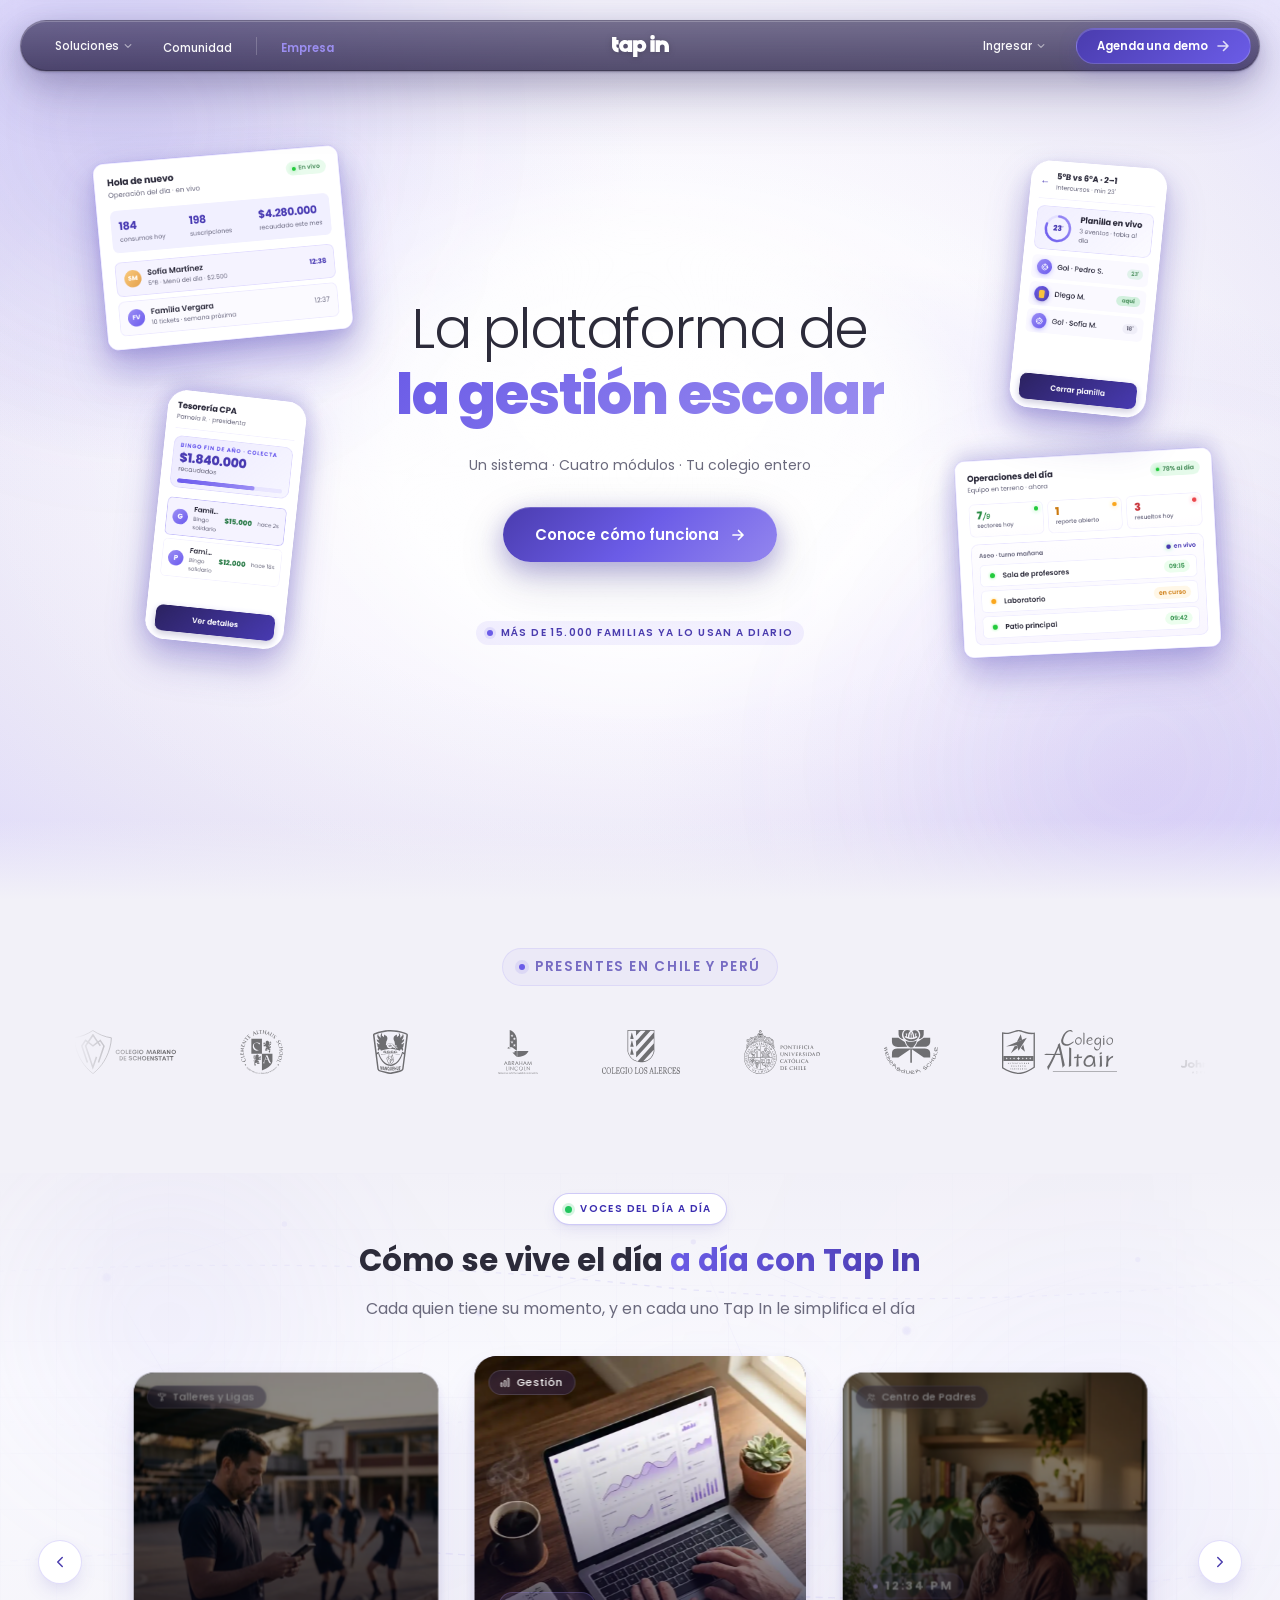
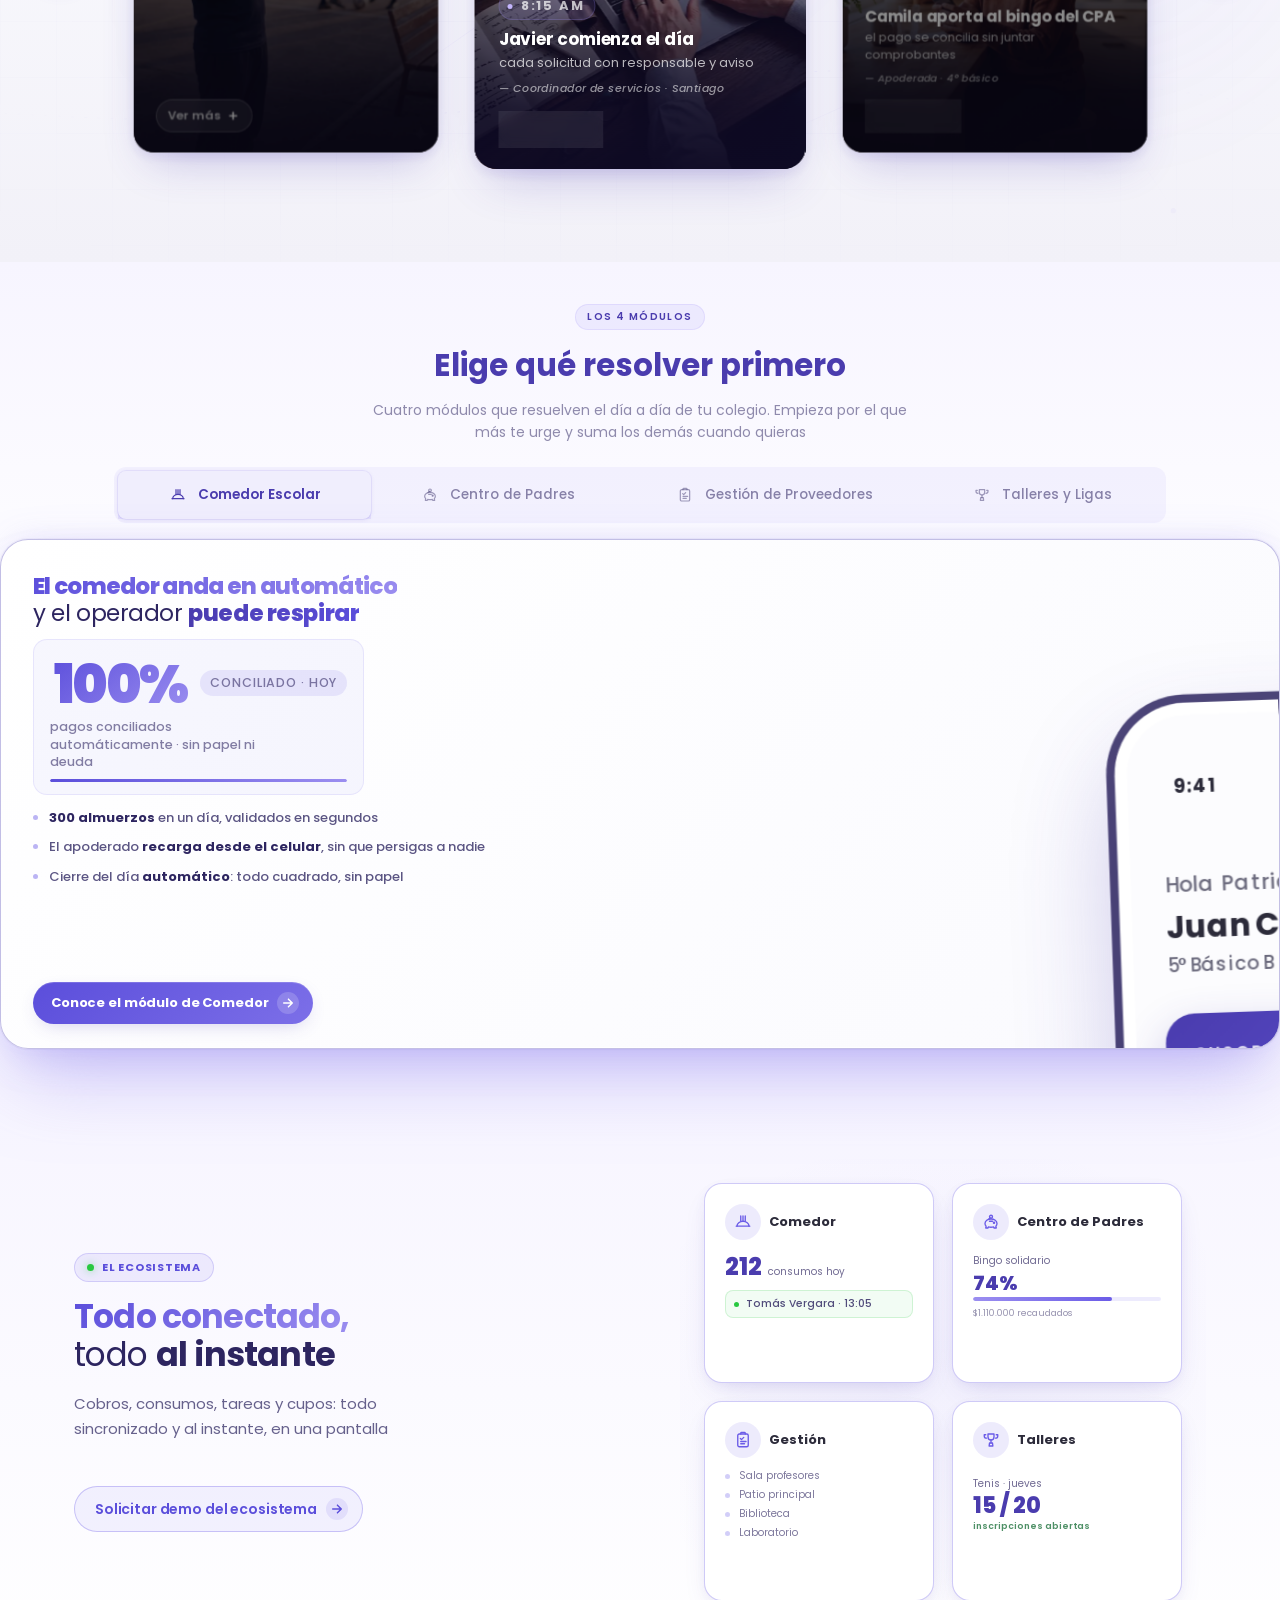
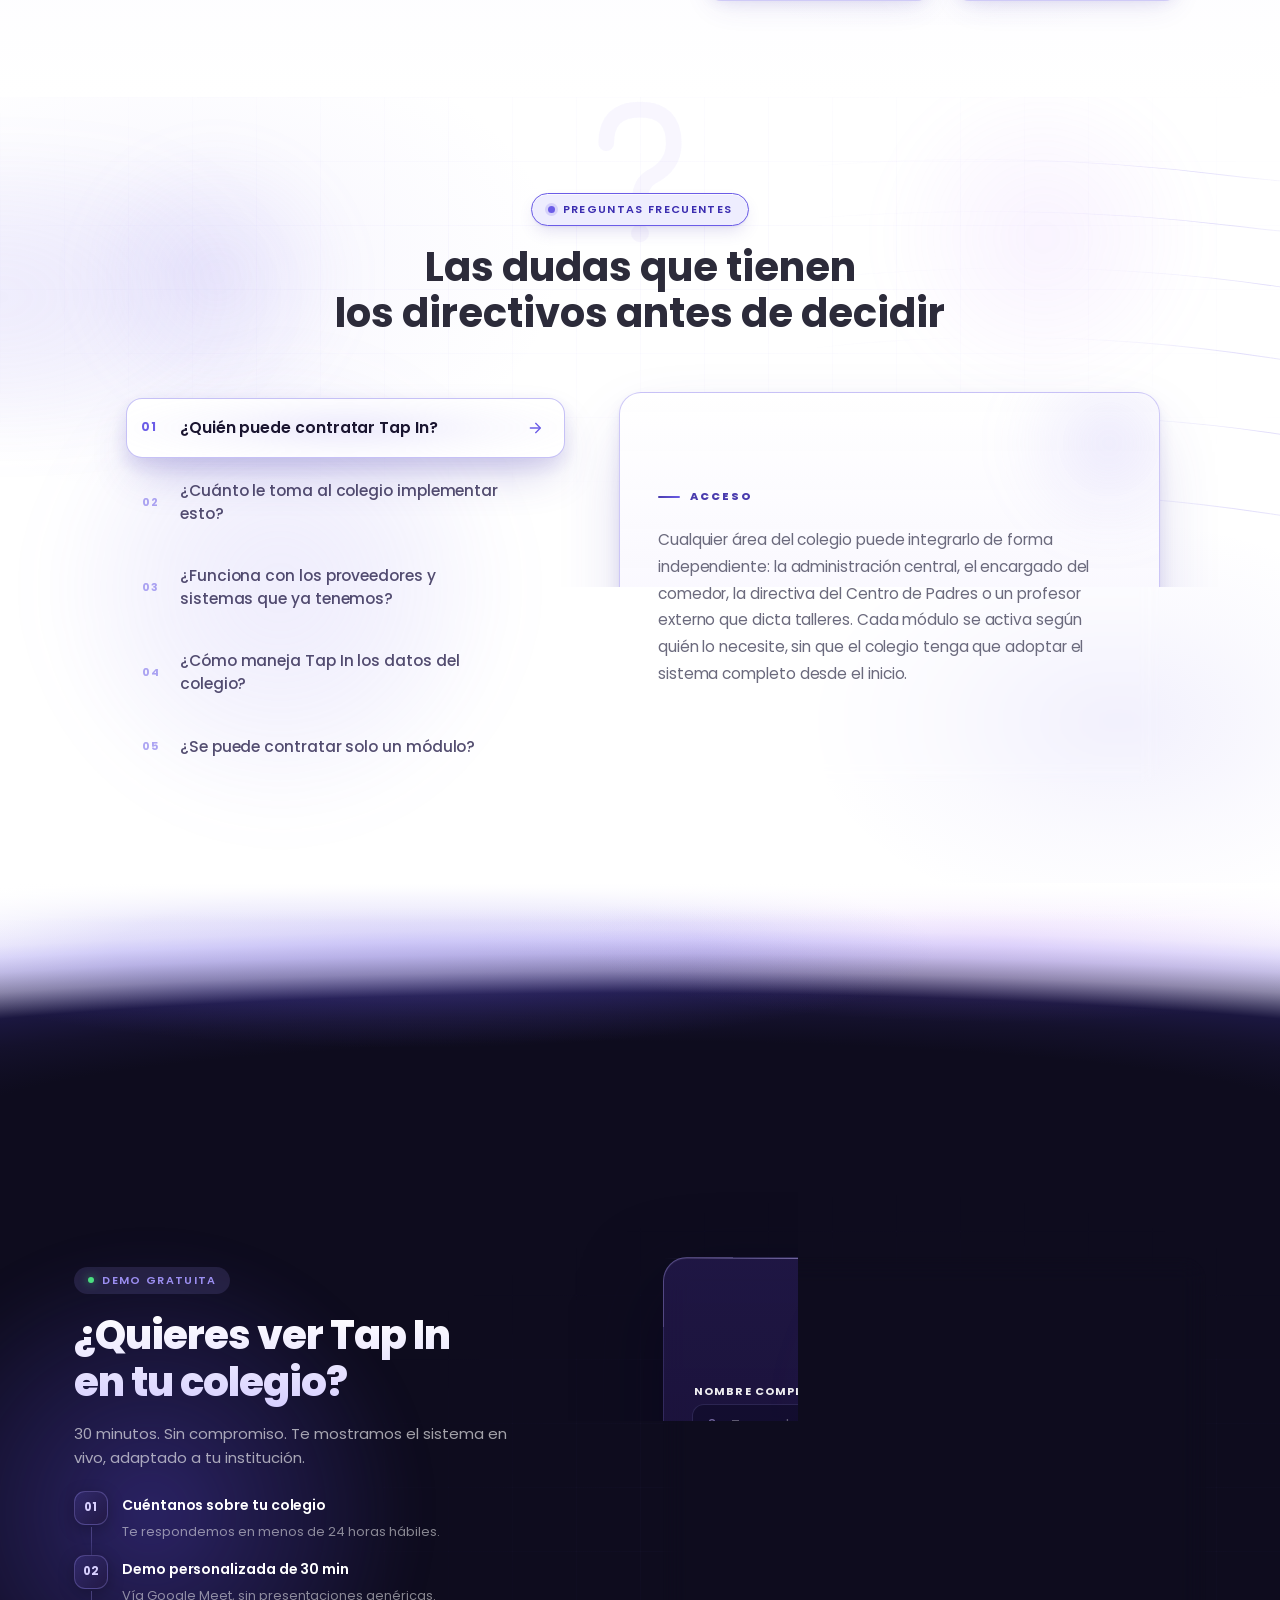
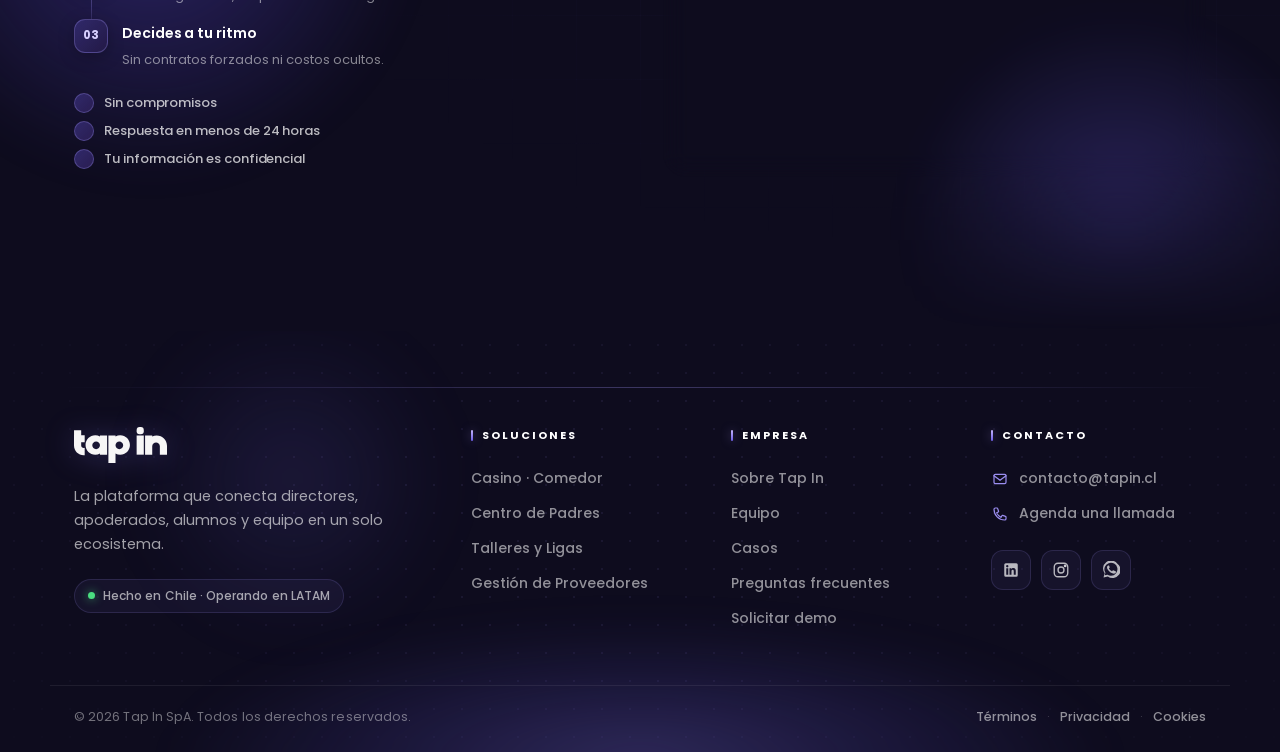
<file: index.html>
﻿<!DOCTYPE html>
<html lang="es">
<head>
  <meta charset="UTF-8" />
  <meta name="viewport" content="width=device-width, initial-scale=1.0" />
  <!-- R2.4 · Tinte de la barra de estado del navegador (móvil) = tono claro
       del hero, para que el área de arriba (hora/batería/wifi) se vea como
       continuación del hero. NO afecta el overscroll inferior (ese lo pinta
       el fondo oscuro del body, que se mantiene). -->
  <meta name="theme-color" content="#F2F1F8" />
  <title>Tap In — La plataforma de la gestión escolar</title>
  <link rel="preconnect" href="https://fonts.googleapis.com" />
  <link rel="preconnect" href="https://fonts.gstatic.com" crossorigin />
  <link href="https://fonts.googleapis.com/css2?family=Poppins:wght@300;400;500;600;700;800&display=swap" rel="stylesheet" />
  <link rel="stylesheet" href="css/styles.css?v=20260604d" />
  <link rel="stylesheet" href="css/prodv6.css?v=20260604d" />
</head>
<body>

  <!-- ═══════════════════════════════════════════
       NAVBAR
  ════════════════════════════════════════════ -->
  <div class="nav-shield" aria-hidden="true"></div>
  <nav class="navbar" id="navbar">
    <div class="nav-inner">
      <!-- Capas extra para glassmorphism más fuerte (sheen + grain) -->
      <span class="nav-glass-sheen" aria-hidden="true"></span>
      <span class="nav-glass-grain" aria-hidden="true"></span>

      <a href="#" class="nav-logo" aria-label="Tap In — inicio">
        <span class="nav-wordmark" role="img" aria-label="tap in"></span>
      </a>
      <ul class="nav-links">
        <li class="nav-li nav-li--has-dd">
          <button type="button" class="nav-link nav-link--toggle" aria-haspopup="true" aria-expanded="false" id="navSolucionesTrigger">
            <span>Soluciones</span>
            <svg class="nav-chev" width="10" height="10" viewBox="0 0 14 14" fill="none" aria-hidden="true">
              <path d="M3 5l4 4 4-4" stroke="currentColor" stroke-width="1.6" stroke-linecap="round" stroke-linejoin="round"/>
            </svg>
          </button>
          <div class="nav-dropdown" role="menu" aria-labelledby="navSolucionesTrigger">
            <a class="nav-dd-item" href="comedor-escolar.html" role="menuitem">Comedor Escolar</a>
            <a class="nav-dd-item" href="centro-de-padres.html" role="menuitem">Centro de Padres</a>
            <a class="nav-dd-item" href="gestion-de-proveedores.html" role="menuitem">Gestión de Proveedores</a>
            <a class="nav-dd-item" href="ligas-y-talleres.html" role="menuitem">Talleres y Ligas</a>
          </div>
        </li>
        <li class="nav-li"><a href="#colegios" class="nav-link">Comunidad</a></li>
        <li class="nav-li nav-li--divider" aria-hidden="true"></li>
        <li class="nav-li nav-li--empresa"><a href="empresa.html" class="nav-link">Empresa</a></li>
        <li class="btn-nav-mobile-wrap"><a href="#contacto" class="btn-nav-mobile">Agenda una demo</a></li>
      </ul>
      <!-- Grupo CTA · [Ingresar ▾] · [Agenda demo]
           "Ingresar" usa exactamente las mismas clases que el dropdown
           "Soluciones" (.nav-li--has-dd / .nav-link--toggle / .nav-dropdown / .nav-dd-item)
           para que sea idéntico gráficamente y en comportamiento. Solo se
           sobrescribe la posición del .nav-dropdown para anclarse a la derecha. -->
      <div class="nav-cta-group">
        <div class="nav-li nav-li--has-dd nav-cta-ingresar">
          <button type="button" class="nav-link nav-link--toggle" id="navIngresarTrigger" aria-haspopup="true" aria-expanded="false">
            <span>Ingresar</span>
            <svg class="nav-chev" width="10" height="10" viewBox="0 0 14 14" fill="none" aria-hidden="true">
              <path d="M3 5l4 4 4-4" stroke="currentColor" stroke-width="1.6" stroke-linecap="round" stroke-linejoin="round"/>
            </svg>
          </button>
          <div class="nav-dropdown" role="menu" aria-labelledby="navIngresarTrigger">
            <a class="nav-dd-item" href="https://colegios.tapin.cl/admin/login" target="_blank" rel="noopener" role="menuitem">Portal Administrativo</a>
            <a class="nav-dd-item" href="https://colegios.tapin.cl/" target="_blank" rel="noopener" role="menuitem">Ingresa como Apoderado</a>
          </div>
        </div>
        <a href="#contacto" class="btn-nav">
          <span>Agenda una demo</span>
          <svg class="btn-nav-arrow" width="14" height="14" viewBox="0 0 14 14" fill="none" xmlns="http://www.w3.org/2000/svg">
            <path d="M2 7H12M12 7L7.5 2.5M12 7L7.5 11.5" stroke="currentColor" stroke-width="1.6" stroke-linecap="round" stroke-linejoin="round"/>
          </svg>
        </a>
      </div>
      <button class="nav-toggle" id="navToggle" aria-label="Menú">
        <span></span><span></span><span></span>
      </button>
    </div>
  </nav>

  <!-- ═══════════════════════════════════════════
       HERO · LIGHT (v3 · cometa-style)
  ════════════════════════════════════════════ -->
  <section class="hero hero--light" id="inicio">
    <div class="hero-light-bg" aria-hidden="true">
      <div class="hero-light-dots"></div>
      <div class="hero-light-glow hero-light-glow--1"></div>
      <div class="hero-light-glow hero-light-glow--2"></div>
    </div>

    <!-- ── Floating mockups · realistic UI + animations ── -->

    <!-- TL · Casino dashboard (desktop) — KPIs + último pedido (chart removido) -->
    <div class="hero-mock hero-mock--tl" aria-hidden="true">
      <div class="mock-window mock-window--bare">
        <div class="mock-body mock-casino">
          <div class="mock-app-bar">
            <div class="mock-app-titles">
              <strong>Hola de nuevo</strong>
              <span>Operación del día · en vivo</span>
            </div>
            <span class="mock-live"><span class="mock-live-dot"></span> En vivo</span>
          </div>
          <!-- KPIs operativos del día (Diego 19/05/2026): consumos del día,
               suscripciones activas y recaudación. Reemplaza la grilla
               lun/mar/mié anterior. -->
          <div class="mock-kpi-row">
            <div class="mock-kpi">
              <span class="mock-kpi-num" id="mockCasCounter">184</span>
              <span class="mock-kpi-lab">consumos hoy</span>
            </div>
            <div class="mock-kpi">
              <span class="mock-kpi-num">198</span>
              <span class="mock-kpi-lab">suscripciones</span>
            </div>
            <div class="mock-kpi">
              <span class="mock-kpi-num">$4.280.000</span>
              <span class="mock-kpi-lab">recaudado este mes</span>
            </div>
          </div>

          <!-- Feed rotativo: valida saldo / precio por nivel / funcionario / pedido normal.
               Cada escenario comunica una feature distinta del módulo (PDF problemas 2/3/5/6).
               Dos slots para que se lea como feed en vivo — top = item nuevo,
               bottom = item anterior. JS rota ambos con offset. -->
          <div class="mock-cas-feed">
            <div class="mock-cas-last">
              <div class="mock-avatar mock-avatar--c">SM</div>
              <div class="mock-feed-text"><strong>Sofía Martínez</strong><span>5°B · Menú del día · $2.500</span></div>
              <span class="mock-feed-time mock-feed-time--live">12:38</span>
            </div>
            <div class="mock-cas-last mock-cas-last--prev">
              <div class="mock-avatar mock-avatar--d">FV</div>
              <div class="mock-feed-text"><strong>Familia Vergara</strong><span>10 tickets · semana próxima</span></div>
              <span class="mock-feed-time">12:37</span>
            </div>
          </div>
        </div>
      </div>
    </div>

    <!-- BR · Gestión interna (desktop) — operaciones del día: sectores + reportes
         + desempeño. PDF p.10-11 (escaneo QR sector / reclamos infraestructura
         / historial mensual). -->
    <div class="hero-mock hero-mock--br" aria-hidden="true">
      <div class="mock-window mock-window--bare">
        <div class="mock-body mock-gestion">
          <div class="mock-app-bar">
            <div class="mock-app-titles">
              <strong>Operaciones del día</strong>
              <span>Equipo en terreno · ahora</span>
            </div>
            <span class="mock-trend mock-trend--up">
              <span class="mock-gest-pill-dot" aria-hidden="true"></span>
              97% desempeño
            </span>
          </div>

          <!-- KPIs operativos: sectores hoy / reportes hoy / desempeño mes -->
          <div class="mock-gest-stats mock-gest-stats--status">
            <div class="mock-gest-stat mock-gest-stat--ok">
              <span class="mock-gest-stat-val">7<i>/9</i></span>
              <span class="mock-gest-stat-lab">sectores hoy</span>
            </div>
            <div class="mock-gest-stat mock-gest-stat--warn">
              <span class="mock-gest-stat-val">1</span>
              <span class="mock-gest-stat-lab">reporte abierto</span>
            </div>
            <div class="mock-gest-stat mock-gest-stat--crit">
              <span class="mock-gest-stat-val">3</span>
              <span class="mock-gest-stat-lab">resueltos hoy</span>
            </div>
          </div>

          <!-- Aseo · turno mañana: QR por sector. PDF p.10. -->
          <div class="mock-gest-chart mock-gest-contracts" aria-hidden="true">
            <div class="mock-gest-chart-head">
              <span>Aseo · turno mañana</span>
              <span class="mock-gest-chart-legend mock-gest-chart-legend--live"><i></i> en vivo</span>
            </div>
            <div class="mock-gest-contract-list">
              <div class="mock-gest-contract mock-gest-contract--ok">
                <span class="mock-gest-contract-dot"></span>
                <span class="mock-gest-contract-name">Sala de profesores</span>
                <span class="mock-gest-contract-state">09:15</span>
              </div>
              <div class="mock-gest-contract mock-gest-contract--warn">
                <span class="mock-gest-contract-dot"></span>
                <span class="mock-gest-contract-name">Laboratorio</span>
                <span class="mock-gest-contract-state">en curso</span>
              </div>
              <div class="mock-gest-contract mock-gest-contract--ok">
                <span class="mock-gest-contract-dot"></span>
                <span class="mock-gest-contract-name">Patio principal</span>
                <span class="mock-gest-contract-state">09:42</span>
              </div>
            </div>
          </div>
        </div>
      </div>
    </div>

    <!-- TR · Ligas / Talleres (mobile) — planilla en vivo de partido intercursos.
         Feature distintiva del PDF (p.12-13): planilleros registran eventos en
         tiempo real, tabla de posiciones se actualiza sola. -->
    <div class="hero-mock hero-mock--tr" aria-hidden="true">
      <div class="mock-phone">
        <div class="mock-phone-body mock-ligas">
          <div class="mock-app-header mock-app-header--ligas">
            <span class="mock-back-arr">←</span>
            <div class="mock-app-titles">
              <strong>5°B vs 6°A · 2–1</strong>
              <span>Intercursos · min 23'</span>
            </div>
          </div>

          <!-- Marcador en vivo con minuto -->
          <div class="mock-ligas-stat">
            <div class="mock-ligas-ring" aria-hidden="true">
              <svg viewBox="0 0 36 36">
                <circle cx="18" cy="18" r="14.5" fill="none" stroke="rgba(155,142,240,.18)" stroke-width="3"/>
                <circle class="mock-ligas-ring-fill" cx="18" cy="18" r="14.5" fill="none" stroke="url(#ligRingGrad)" stroke-width="3" stroke-linecap="round" stroke-dasharray="91" stroke-dashoffset="18" transform="rotate(-90 18 18)"/>
                <defs>
                  <linearGradient id="ligRingGrad" x1="0" y1="0" x2="1" y2="1">
                    <stop offset="0%" stop-color="#6B5CE7"/>
                    <stop offset="100%" stop-color="#9B8EF0"/>
                  </linearGradient>
                </defs>
              </svg>
              <span class="mock-ligas-ring-val">23<i>'</i></span>
            </div>
            <div class="mock-ligas-stat-meta">
              <strong>Planilla en vivo</strong>
              <span>3 eventos · tabla al día</span>
            </div>
          </div>

          <!-- Feed de eventos del partido — íconos brand-aligned (SVG en
               círculo morado). El emoji se reemplaza por glyphs custom. -->
          <div class="mock-ligas-list">
            <div class="mock-ligas-row">
              <span class="mock-event-icon mock-event-icon--goal" aria-hidden="true">
                <svg viewBox="0 0 24 24" fill="none" stroke="currentColor" stroke-width="1.6" stroke-linecap="round" stroke-linejoin="round"><circle cx="12" cy="12" r="8"/><path d="M12 4l2 4-2 2.5L10 8l2-4z"/><path d="M19 9l-3 1-1 3 2.5 2 2.5-2"/><path d="M5 9l3 1 1 3-2.5 2L4 13"/><path d="M9 18l1.5-2.5h3L15 18"/></svg>
              </span>
              <span class="mock-ligas-name">Gol · Pedro S.</span>
              <span class="mock-tag-ok">23'</span>
            </div>
            <div class="mock-ligas-row mock-ligas-row--anim">
              <span class="mock-event-icon mock-event-icon--yellow" aria-hidden="true">
                <span class="mock-event-card mock-event-card--yellow"></span>
              </span>
              <span class="mock-ligas-name">Diego M.</span>
              <span class="mock-tag-pending mock-tag-pending--anim" aria-hidden="true"></span>
            </div>
            <div class="mock-ligas-row">
              <span class="mock-event-icon mock-event-icon--goal" aria-hidden="true">
                <svg viewBox="0 0 24 24" fill="none" stroke="currentColor" stroke-width="1.6" stroke-linecap="round" stroke-linejoin="round"><circle cx="12" cy="12" r="8"/><path d="M12 4l2 4-2 2.5L10 8l2-4z"/><path d="M19 9l-3 1-1 3 2.5 2 2.5-2"/><path d="M5 9l3 1 1 3-2.5 2L4 13"/><path d="M9 18l1.5-2.5h3L15 18"/></svg>
              </span>
              <span class="mock-ligas-name">Gol · Sofía M.</span>
              <span class="mock-tag-out">18'</span>
            </div>
          </div>

          <div class="mock-app-cta">Cerrar planilla</div>
        </div>
      </div>
    </div>

    <!-- BL · Centro de Padres (mobile) — vista directiva: bingo + flujo aprobación 3 pasos -->
    <div class="hero-mock hero-mock--bl" aria-hidden="true">
      <div class="mock-phone">
        <div class="mock-phone-body mock-cpa-mobile">
          <div class="mock-app-header mock-app-header--cpa">
            <div class="mock-app-titles">
              <strong>Tesorería CPA</strong>
              <span>Pamela R. · presidenta</span>
            </div>
          </div>

          <!-- Hero card: colecta del bingo desde la mirada de la directiva
               (cuántas familias pagaron, no cuánto puse yo). PDF p.7/p.9. -->
          <div class="mock-cpa-hero">
            <span class="mock-cpa-hero-lab">Bingo fin de año · colecta</span>
            <strong class="mock-cpa-hero-amt">$1.840.000</strong>
            <span class="mock-cpa-hero-goal">recaudados</span>
            <div class="mock-cpa-progress" aria-hidden="true">
              <div class="mock-cpa-progress-fill" style="--pct:74%"></div>
            </div>
          </div>

          <!-- Feed en vivo · 2 items (2da pasada 20/05/2026): el celular tiene
               solo 356px de alto, 4 items lo estiraban. JS rota el pool. -->
          <div class="mock-cpa-feed" id="mockCpaFeed">
            <div class="mock-cpa-feed-item mock-cpa-feed-item--new">
              <div class="mock-cpa-feed-avatar">G</div>
              <div class="mock-cpa-feed-meta">
                <strong>Familia García</strong>
                <span>Bingo solidario</span>
              </div>
              <span class="mock-cpa-feed-amt">$15.000</span>
              <span class="mock-cpa-feed-time">hace 2s</span>
            </div>
            <div class="mock-cpa-feed-item">
              <div class="mock-cpa-feed-avatar">P</div>
              <div class="mock-cpa-feed-meta">
                <strong>Familia Pérez</strong>
                <span>Bingo solidario</span>
              </div>
              <span class="mock-cpa-feed-amt">$12.000</span>
              <span class="mock-cpa-feed-time">hace 18s</span>
            </div>
          </div>

          <div class="mock-app-cta">Ver detalles</div>
        </div>
      </div>
    </div>

    <!-- Center content -->
    <div class="container hero-light-inner">
      <h1 class="hero-light-title" data-anim="hl-title">
        <span class="hlt-line hlt-line--1">
          <span class="hlt-word hlt-w-soft">La</span>
          <span class="hlt-word hlt-w-soft">plataforma</span>
          <span class="hlt-word hlt-w-soft">de</span>
        </span>
        <span class="hlt-line hlt-line--2 hero-light-accent hlt-w-bold">la gestión escolar</span>
      </h1>
      <p class="hero-light-sub" data-anim="hl-sub">
        Un sistema · Cuatro módulos · Tu colegio entero
      </p>
      <a href="#productos" class="hero-light-cta" data-anim="hl-cta">
        <span class="hl-cta-text">Conoce cómo funciona</span>
        <span class="hl-cta-arrow" aria-hidden="true">
          <svg width="14" height="14" viewBox="0 0 14 14" fill="none">
            <path d="M2 7H12M12 7L7.5 2.5M12 7L7.5 11.5" stroke="currentColor" stroke-width="1.7" stroke-linecap="round" stroke-linejoin="round"/>
          </svg>
        </span>
      </a>

      <!-- Trust signal · pill estilo "Los 4 módulos" debajo del CTA.
           El <p> es block normal (queda debajo del CTA en flujo); el span
           interno .hl-trust-pill recibe el styling pill compacto. -->
      <p class="hero-light-trust" data-anim="hl-trust">
        <span class="hl-trust-pill">
          <span class="hl-trust-dot" aria-hidden="true"></span>
          Más de 15.000 familias ya lo usan a diario
        </span>
      </p>

      <!-- Las 4 pills de módulos vivían acá; se migraron al final de la sección
           Sofía Martínez (sección ecosistema). El hero queda con foco único en
           el headline + CTA + trust signal -->
    </div>
  </section>

  <!-- ═══════════════════════════════════════════
       TRUST STRIP · carrusel infinito de logos
       Primera sección post-hero (Diego 19/05/2026). Reemplaza la posición
       anterior del carrusel dentro de la sección Comunidad.
  ════════════════════════════════════════════ -->
  <section class="section-trust-strip" data-scroll="center">
    <div class="container">
      <!-- Trust-strip title rediseñado: pill con borde sutil + dot animado -->
      <div class="trust-strip-title-wrap">
        <span class="trust-strip-title-pill">
          <span class="trust-strip-title-dot" aria-hidden="true"></span>
          <span class="trust-strip-title-text">Presentes en Chile y Perú</span>
        </span>
      </div>
      <div class="trust-strip-carousel">
        <div class="trust-strip-track">
          <span class="trust-strip-item" data-name="Colegio Mariano de Schönstatt"><img src="img/logo_colegio_mariano.svg" alt="Colegio Mariano de Schönstatt" loading="lazy" decoding="async" /></span>
          <span class="trust-strip-item" data-name="Clemente Althaus School"><img src="img/logo_colegio_althaus.svg" alt="Clemente Althaus School" loading="lazy" decoding="async" /></span>
          <span class="trust-strip-item" data-name="Colegio Manquehue"><img src="img/logo_colegio_manquehue.svg" alt="Colegio Manquehue" loading="lazy" decoding="async" /></span>
          <span class="trust-strip-item" data-name="Colegio Abraham Lincoln"><img src="img/logo_colegio_abrahamlincoln.svg" alt="Colegio Abraham Lincoln" loading="lazy" decoding="async" /></span>
          <span class="trust-strip-item" data-name="Colegio Los Alerces"><img src="img/logo_colegio_losalerces.svg" alt="Colegio Los Alerces" loading="lazy" decoding="async" /></span>
          <span class="trust-strip-item" data-name="Universidad Católica"><img src="img/logo_uc.svg" alt="Universidad Católica" loading="lazy" decoding="async" /></span>
          <span class="trust-strip-item" data-name="Weberbauer Schule"><img src="img/logo_colegio_weberbauer.svg" alt="Weberbauer Schule" loading="lazy" decoding="async" /></span>
          <span class="trust-strip-item" data-name="Colegio Altair"><img src="img/logo_colegio_altair.svg" alt="Colegio Altair" loading="lazy" decoding="async" /></span>
          <span class="trust-strip-item" data-name="Colegio John Andrews"><img src="img/logo_colegio_johnandrews.svg" alt="Colegio John Andrews" loading="lazy" decoding="async" /></span>
          <span class="trust-strip-item" data-name="Colegio Nuestra Señora del Consuelo"><img src="img/logo_colegio_consuelo.svg" alt="Colegio Nuestra Señora del Consuelo" loading="lazy" decoding="async" /></span>
          <span class="trust-strip-item" data-name="Colegio María de las Mercedes"><img src="img/logo_colegio_mercedes.svg" alt="Colegio María de las Mercedes" loading="lazy" decoding="async" /></span>
          <span class="trust-strip-item" data-name="Colegio Regina Pacis"><img src="img/logo_colegio_reginapacis.svg" alt="Colegio Regina Pacis" loading="lazy" decoding="async" /></span>
          <span class="trust-strip-item" data-name="Colegio Huinganal"><img src="img/logo_colegio_huinganal.svg" alt="Colegio Huinganal" loading="lazy" decoding="async" /></span>
          <span class="trust-strip-item" data-name="Colegio Alemán de Puerto Montt"><img src="img/logo_colegio_aleman.svg" alt="Colegio Alemán de Puerto Montt" loading="lazy" decoding="async" /></span>
          <span class="trust-strip-item" data-name="Colegio Saint Dominic"><img src="img/logo_colegio_saintdominic.svg" alt="Colegio Saint Dominic" loading="lazy" decoding="async" /></span>
          <!-- Duplicado idéntico para loop seamless -->
          <span class="trust-strip-item" data-name="Colegio Mariano de Schönstatt" aria-hidden="true"><img src="img/logo_colegio_mariano.svg" alt="" /></span>
          <span class="trust-strip-item" data-name="Clemente Althaus School" aria-hidden="true"><img src="img/logo_colegio_althaus.svg" alt="" /></span>
          <span class="trust-strip-item" data-name="Colegio Manquehue" aria-hidden="true"><img src="img/logo_colegio_manquehue.svg" alt="" /></span>
          <span class="trust-strip-item" data-name="Colegio Abraham Lincoln" aria-hidden="true"><img src="img/logo_colegio_abrahamlincoln.svg" alt="" /></span>
          <span class="trust-strip-item" data-name="Colegio Los Alerces" aria-hidden="true"><img src="img/logo_colegio_losalerces.svg" alt="" /></span>
          <span class="trust-strip-item" data-name="Universidad Católica" aria-hidden="true"><img src="img/logo_uc.svg" alt="" /></span>
          <span class="trust-strip-item" data-name="Weberbauer Schule" aria-hidden="true"><img src="img/logo_colegio_weberbauer.svg" alt="" /></span>
          <span class="trust-strip-item" data-name="Colegio Altair" aria-hidden="true"><img src="img/logo_colegio_altair.svg" alt="" /></span>
          <span class="trust-strip-item" data-name="Colegio John Andrews" aria-hidden="true"><img src="img/logo_colegio_johnandrews.svg" alt="" /></span>
          <span class="trust-strip-item" data-name="Colegio Nuestra Señora del Consuelo" aria-hidden="true"><img src="img/logo_colegio_consuelo.svg" alt="" /></span>
          <span class="trust-strip-item" data-name="Colegio María de las Mercedes" aria-hidden="true"><img src="img/logo_colegio_mercedes.svg" alt="" /></span>
          <span class="trust-strip-item" data-name="Colegio Regina Pacis" aria-hidden="true"><img src="img/logo_colegio_reginapacis.svg" alt="" /></span>
          <span class="trust-strip-item" data-name="Colegio Huinganal" aria-hidden="true"><img src="img/logo_colegio_huinganal.svg" alt="" /></span>
          <span class="trust-strip-item" data-name="Colegio Alemán de Puerto Montt" aria-hidden="true"><img src="img/logo_colegio_aleman.svg" alt="" /></span>
          <span class="trust-strip-item" data-name="Colegio Saint Dominic" aria-hidden="true"><img src="img/logo_colegio_saintdominic.svg" alt="" /></span>
        </div>
      </div>
    </div>
  </section>

  <section class="section-social" id="colegios" data-scroll="center">
    <!-- Animated background — palette-only blooms + slow conic sweep +
         flowing horizontal dashed "data streams" that suggest motion of
         transactions through the system. -->
    <div class="colegios-bg" aria-hidden="true">
      <div class="colegios-grid-pattern"></div>
      <div class="colegios-conic"></div>
      <div class="colegios-bloom colegios-bloom--1"></div>
      <div class="colegios-bloom colegios-bloom--2"></div>
      <div class="colegios-bloom colegios-bloom--3"></div>

      <!-- Constellation network — nodos con líneas conectándolos sugieren
           "comunidad de colegios conectados a Tap In". Algunos nodos pulsan
           para dar sensación de actividad real (no decoración estática). -->
      <svg class="colegios-constellation" viewBox="0 0 1440 900" preserveAspectRatio="xMidYMid slice" aria-hidden="true">
        <defs>
          <radialGradient id="cnst-node" cx="50%" cy="50%" r="50%">
            <stop offset="0%" stop-color="#9B8EF0" stop-opacity=".95"/>
            <stop offset="60%" stop-color="#6B5CE7" stop-opacity=".5"/>
            <stop offset="100%" stop-color="#4A3CAE" stop-opacity="0"/>
          </radialGradient>
          <linearGradient id="cnst-link" x1="0" y1="0" x2="1" y2="0">
            <stop offset="0%" stop-color="#9B8EF0" stop-opacity="0"/>
            <stop offset="50%" stop-color="#9B8EF0" stop-opacity=".5"/>
            <stop offset="100%" stop-color="#9B8EF0" stop-opacity="0"/>
          </linearGradient>
        </defs>
        <g class="cnst-links" stroke="url(#cnst-link)" stroke-width="1" fill="none">
          <line x1="120" y1="180" x2="320" y2="120"/>
          <line x1="320" y1="120" x2="540" y2="220"/>
          <line x1="540" y1="220" x2="780" y2="140"/>
          <line x1="780" y1="140" x2="1020" y2="240"/>
          <line x1="1020" y1="240" x2="1280" y2="160"/>
          <line x1="120" y1="180" x2="240" y2="380"/>
          <line x1="240" y1="380" x2="540" y2="220"/>
          <line x1="540" y1="220" x2="640" y2="500"/>
          <line x1="780" y1="140" x2="900" y2="420"/>
          <line x1="900" y1="420" x2="1020" y2="240"/>
          <line x1="900" y1="420" x2="1180" y2="560"/>
          <line x1="640" y1="500" x2="900" y2="420"/>
          <line x1="240" y1="380" x2="440" y2="640"/>
          <line x1="440" y1="640" x2="640" y2="500"/>
          <line x1="640" y1="500" x2="820" y2="720"/>
          <line x1="820" y1="720" x2="1180" y2="560"/>
          <line x1="1180" y1="560" x2="1320" y2="780"/>
        </g>
        <g class="cnst-nodes">
          <circle class="cnst-n cnst-n--lg pulse-1" cx="120" cy="180" r="6" fill="url(#cnst-node)"/>
          <circle class="cnst-n" cx="320" cy="120" r="3" fill="#9B8EF0"/>
          <circle class="cnst-n cnst-n--lg pulse-2" cx="540" cy="220" r="5" fill="url(#cnst-node)"/>
          <circle class="cnst-n" cx="780" cy="140" r="3" fill="#9B8EF0"/>
          <circle class="cnst-n cnst-n--lg pulse-3" cx="1020" cy="240" r="6" fill="url(#cnst-node)"/>
          <circle class="cnst-n" cx="1280" cy="160" r="3" fill="#9B8EF0"/>
          <circle class="cnst-n" cx="240" cy="380" r="3" fill="#9B8EF0"/>
          <circle class="cnst-n cnst-n--lg pulse-2" cx="640" cy="500" r="5" fill="url(#cnst-node)"/>
          <circle class="cnst-n cnst-n--lg pulse-1" cx="900" cy="420" r="6" fill="url(#cnst-node)"/>
          <circle class="cnst-n" cx="440" cy="640" r="3" fill="#9B8EF0"/>
          <circle class="cnst-n" cx="820" cy="720" r="3" fill="#9B8EF0"/>
          <circle class="cnst-n cnst-n--lg pulse-3" cx="1180" cy="560" r="5" fill="url(#cnst-node)"/>
          <circle class="cnst-n" cx="1320" cy="780" r="3" fill="#9B8EF0"/>
        </g>
      </svg>

      <!-- Floating particles — pequeños puntos morados que ascienden lentamente,
           dan sensación de "actividad viva" sin ser invasivo. -->
      <div class="colegios-particles">
        <span class="cp" style="--x:8%;  --d:18s; --delay:0s"></span>
        <span class="cp" style="--x:18%; --d:24s; --delay:-6s"></span>
        <span class="cp" style="--x:28%; --d:20s; --delay:-12s"></span>
        <span class="cp" style="--x:42%; --d:26s; --delay:-3s"></span>
        <span class="cp" style="--x:56%; --d:22s; --delay:-9s"></span>
        <span class="cp" style="--x:68%; --d:28s; --delay:-15s"></span>
        <span class="cp" style="--x:78%; --d:21s; --delay:-2s"></span>
        <span class="cp" style="--x:88%; --d:25s; --delay:-7s"></span>
      </div>

      <svg class="colegios-streams" viewBox="0 0 1440 800" preserveAspectRatio="none" aria-hidden="true">
        <defs>
          <linearGradient id="stream-fade" x1="0" y1="0" x2="1" y2="0">
            <stop offset="0%" stop-color="#6B5CE7" stop-opacity="0"/>
            <stop offset="50%" stop-color="#6B5CE7" stop-opacity=".7"/>
            <stop offset="100%" stop-color="#6B5CE7" stop-opacity="0"/>
          </linearGradient>
          <linearGradient id="stream-fade-2" x1="0" y1="0" x2="1" y2="0">
            <stop offset="0%" stop-color="#9B8EF0" stop-opacity="0"/>
            <stop offset="50%" stop-color="#9B8EF0" stop-opacity=".55"/>
            <stop offset="100%" stop-color="#9B8EF0" stop-opacity="0"/>
          </linearGradient>
        </defs>
        <path class="cs cs--1" d="M -100 120 Q 360 90 720 130 T 1540 110" fill="none" stroke="url(#stream-fade)" stroke-width="1.4" stroke-dasharray="6 8"/>
        <path class="cs cs--2" d="M -100 280 Q 320 320 720 270 T 1540 290" fill="none" stroke="url(#stream-fade-2)" stroke-width="1.2" stroke-dasharray="4 10"/>
        <path class="cs cs--3" d="M -100 460 Q 440 410 720 470 T 1540 440" fill="none" stroke="url(#stream-fade)" stroke-width="1.6" stroke-dasharray="8 6"/>
        <path class="cs cs--4" d="M -100 620 Q 380 660 720 600 T 1540 640" fill="none" stroke="url(#stream-fade-2)" stroke-width="1.2" stroke-dasharray="3 12"/>
      </svg>
    </div>

    <div class="container">
      <div class="section-header centered">
        <span class="section-kicker">
          <span class="kicker-dot"></span>
          Voces del día a día
        </span>
        <h2 class="section-title">Cómo se vive el día <span class="hl">a día con Tap In</span></h2>
        <p class="section-body" style="max-width:680px;margin:0 auto;">
          Cada quien tiene su momento, y en cada uno Tap In le simplifica el día
        </p>
      </div>

      <!-- TESTIMONIOS OCULTOS (Diego, reunión 19/05/2026) hasta tener testimonios
           de marca consolidados. Reactivar quitando la clase --hidden -->
      <div class="testi-carousel testi-carousel--hidden" data-active="0">
        <button class="testi-arrow testi-arrow--prev" type="button" aria-label="Testimonio anterior">
          <svg viewBox="0 0 24 24" fill="none" stroke="currentColor" stroke-width="2" stroke-linecap="round" stroke-linejoin="round"><path d="M15 18l-6-6 6-6"/></svg>
        </button>
        <button class="testi-arrow testi-arrow--next" type="button" aria-label="Testimonio siguiente">
          <svg viewBox="0 0 24 24" fill="none" stroke="currentColor" stroke-width="2" stroke-linecap="round" stroke-linejoin="round"><path d="M9 18l6-6-6-6"/></svg>
        </button>

        <div class="testi-viewport" aria-live="polite">
          <div class="testi-track">
            <!-- Testimonio 1 · Encargada del Casino -->
            <article class="testi-card" data-testi="0">
              <div class="testi-watermark" aria-hidden="true"><img src="img/logo_colegio_mariano.svg" alt="" /></div>
              <span class="testi-tag" aria-hidden="true">
                <svg viewBox="0 0 24 24" fill="none" stroke="currentColor" stroke-width="1.8" stroke-linecap="round" stroke-linejoin="round" width="11" height="11"><path d="M4 17.5c0-3.6 3.6-6.5 8-6.5s8 2.9 8 6.5"/><path d="M3 17.5h18"/><path d="M9 10.5V4M15 10.5V4"/><path d="M12 4v6.5"/></svg>
                Casino
              </span>
              <span class="testi-quote-mark" aria-hidden="true">
                <svg viewBox="0 0 24 24" fill="currentColor"><path d="M9 7H5a2 2 0 0 0-2 2v3a2 2 0 0 0 2 2h2v3a3 3 0 0 1-3 3v2a5 5 0 0 0 5-5V9a2 2 0 0 0 0-2zM21 7h-4a2 2 0 0 0-2 2v3a2 2 0 0 0 2 2h2v3a3 3 0 0 1-3 3v2a5 5 0 0 0 5-5V9a2 2 0 0 0 0-2z"/></svg>
              </span>
              <p class="testi-text">
                Los apoderados dejaron de preguntarnos por cada recarga. Todo lo
                ven en la app, reciben alerta cuando el saldo baja, y recargan sin
                que tengamos que escribirle a nadie. <strong>Cero deuda al cierre del último mes.</strong>
              </p>
              <div class="testi-author">
                <div class="testi-avatar">AM</div>
                <div class="testi-meta">
                  <strong>Andrea Muñoz</strong>
                  <span>Encargada de casino</span>
                  <span class="testi-school">Mariano de Schönstatt</span>
                </div>
                <div class="testi-school-logo" aria-hidden="true">
                  <img src="img/logo_colegio_mariano.svg" alt="" loading="lazy" decoding="async" />
                </div>
              </div>
            </article>

            <!-- Testimonio 2 · Director administrativo (Gestión) -->
            <article class="testi-card" data-testi="1">
              <div class="testi-watermark" aria-hidden="true"><img src="img/logo_colegio_johnandrews.svg" alt="" /></div>
              <span class="testi-tag" aria-hidden="true">
                <svg viewBox="0 0 24 24" fill="none" stroke="currentColor" stroke-width="1.8" stroke-linecap="round" stroke-linejoin="round" width="11" height="11"><rect x="3" y="13" width="3.5" height="8" rx="1"/><rect x="10.25" y="8" width="3.5" height="13" rx="1"/><rect x="17.5" y="3" width="3.5" height="18" rx="1"/></svg>
                Gestión
              </span>
              <span class="testi-quote-mark" aria-hidden="true">
                <svg viewBox="0 0 24 24" fill="currentColor"><path d="M9 7H5a2 2 0 0 0-2 2v3a2 2 0 0 0 2 2h2v3a3 3 0 0 1-3 3v2a5 5 0 0 0 5-5V9a2 2 0 0 0 0-2zM21 7h-4a2 2 0 0 0-2 2v3a2 2 0 0 0 2 2h2v3a3 3 0 0 1-3 3v2a5 5 0 0 0 5-5V9a2 2 0 0 0 0-2z"/></svg>
              </span>
              <p class="testi-text">
                Probamos otras 3 plataformas antes. Tap In fue la única que entendió
                que cada colegio opera distinto. Dejé de chequear en terreno y empecé
                a ver el panel desde la oficina — <strong>97% de sectores completados a tiempo en los últimos 4 meses.</strong>
              </p>
              <div class="testi-author">
                <div class="testi-avatar">RS</div>
                <div class="testi-meta">
                  <strong>Roberto Silva</strong>
                  <span>Director administrativo</span>
                  <span class="testi-school">Colegio John Andrews</span>
                </div>
                <div class="testi-school-logo" aria-hidden="true">
                  <img src="img/logo_colegio_johnandrews.svg" alt="" loading="lazy" decoding="async" />
                </div>
              </div>
            </article>

            <!-- Testimonio 3 · Presidenta CPA (nuevo) -->
            <article class="testi-card" data-testi="2">
              <div class="testi-watermark" aria-hidden="true"><img src="img/logo_colegio_manquehue.svg" alt="" /></div>
              <span class="testi-tag" aria-hidden="true">
                <svg viewBox="0 0 24 24" fill="none" stroke="currentColor" stroke-width="1.8" stroke-linecap="round" stroke-linejoin="round" width="11" height="11"><circle cx="9" cy="8" r="3"/><circle cx="17" cy="9" r="2.4"/><path d="M3 20c0-3.3 2.7-6 6-6s6 2.7 6 6"/><path d="M14 20c0-2.5 2-4.5 4-4.5s3 1 3 3"/></svg>
                Centro de Padres
              </span>
              <span class="testi-quote-mark" aria-hidden="true">
                <svg viewBox="0 0 24 24" fill="currentColor"><path d="M9 7H5a2 2 0 0 0-2 2v3a2 2 0 0 0 2 2h2v3a3 3 0 0 1-3 3v2a5 5 0 0 0 5-5V9a2 2 0 0 0 0-2zM21 7h-4a2 2 0 0 0-2 2v3a2 2 0 0 0 2 2h2v3a3 3 0 0 1-3 3v2a5 5 0 0 0 5-5V9a2 2 0 0 0 0-2z"/></svg>
              </span>
              <p class="testi-text">
                Asumí la presidencia y heredé el caos: planillas perdidas, deudas
                sin documentar, cobranza por WhatsApp. Tap In nos dio un sistema.
                <strong>Pasamos del 43% al 67% de cuotas pagadas en la primera semana</strong>, sin escribir un solo recordatorio.
              </p>
              <div class="testi-author">
                <div class="testi-avatar">CV</div>
                <div class="testi-meta">
                  <strong>Carolina Vergara</strong>
                  <span>Presidenta del CPA</span>
                  <span class="testi-school">Colegio Manquehue</span>
                </div>
                <div class="testi-school-logo" aria-hidden="true">
                  <img src="img/logo_colegio_manquehue.svg" alt="" loading="lazy" decoding="async" />
                </div>
              </div>
            </article>

            <!-- Testimonio 4 · Coordinador deportivo / Ligas (nuevo) -->
            <article class="testi-card" data-testi="3">
              <div class="testi-watermark" aria-hidden="true"><img src="img/logo_colegio_saintdominic.svg" alt="" /></div>
              <span class="testi-tag" aria-hidden="true">
                <svg viewBox="0 0 24 24" fill="none" stroke="currentColor" stroke-width="1.8" stroke-linecap="round" stroke-linejoin="round" width="11" height="11"><path d="M8 4h8v4a4 4 0 0 1-8 0V4Z"/><path d="M5 5H3v1.5a3 3 0 0 0 3 3"/><path d="M19 5h2v1.5a3 3 0 0 1-3 3"/><path d="M12 12v4"/><path d="M9.5 20h5l-.5-4h-4l-.5 4Z"/></svg>
                Ligas y Talleres
              </span>
              <span class="testi-quote-mark" aria-hidden="true">
                <svg viewBox="0 0 24 24" fill="currentColor"><path d="M9 7H5a2 2 0 0 0-2 2v3a2 2 0 0 0 2 2h2v3a3 3 0 0 1-3 3v2a5 5 0 0 0 5-5V9a2 2 0 0 0 0-2zM21 7h-4a2 2 0 0 0-2 2v3a2 2 0 0 0 2 2h2v3a3 3 0 0 1-3 3v2a5 5 0 0 0 5-5V9a2 2 0 0 0 0-2z"/></svg>
              </span>
              <p class="testi-text">
                Antes las inscripciones eran formulario, transferencia, comprobante
                por WhatsApp y un Excel que actualizaba yo. Hoy publico el taller y
                las familias se inscriben pagando desde el celular —
                <strong>20 cupos llenos en 3 días, sin confirmar nada manualmente.</strong>
              </p>
              <div class="testi-author">
                <div class="testi-avatar">PS</div>
                <div class="testi-meta">
                  <strong>Pablo Sánchez</strong>
                  <span>Coordinador deportivo</span>
                  <span class="testi-school">Colegio Saint Dominic</span>
                </div>
                <div class="testi-school-logo" aria-hidden="true">
                  <img src="img/logo_colegio_saintdominic.svg" alt="" loading="lazy" decoding="async" />
                </div>
              </div>
            </article>

            <!-- Testimonio 5 · Apoderada (nuevo — voz familiar Casino) -->
            <article class="testi-card" data-testi="4">
              <div class="testi-watermark" aria-hidden="true"><img src="img/logo_colegio_johnandrews.svg" alt="" /></div>
              <span class="testi-tag" aria-hidden="true">
                <svg viewBox="0 0 24 24" fill="none" stroke="currentColor" stroke-width="1.8" stroke-linecap="round" stroke-linejoin="round" width="11" height="11"><path d="M4 17.5c0-3.6 3.6-6.5 8-6.5s8 2.9 8 6.5"/><path d="M3 17.5h18"/><path d="M9 10.5V4M15 10.5V4"/><path d="M12 4v6.5"/></svg>
                Casino
              </span>
              <span class="testi-quote-mark" aria-hidden="true">
                <svg viewBox="0 0 24 24" fill="currentColor"><path d="M9 7H5a2 2 0 0 0-2 2v3a2 2 0 0 0 2 2h2v3a3 3 0 0 1-3 3v2a5 5 0 0 0 5-5V9a2 2 0 0 0 0-2zM21 7h-4a2 2 0 0 0-2 2v3a2 2 0 0 0 2 2h2v3a3 3 0 0 1-3 3v2a5 5 0 0 0 5-5V9a2 2 0 0 0 0-2z"/></svg>
              </span>
              <p class="testi-text">
                Soy contadora y trabajo todo el día. Antes llamaba al colegio para
                saber qué comió mi hija. Hoy lo veo desde el celular en 10 segundos,
                recargo si necesito, y sigo con mi día. <strong>Es una preocupación menos por la mañana.</strong>
              </p>
              <div class="testi-author">
                <div class="testi-avatar">CR</div>
                <div class="testi-meta">
                  <strong>Camila Riveros</strong>
                  <span>Mamá de Sofía · 5°B</span>
                  <span class="testi-school">Colegio John Andrews</span>
                </div>
                <div class="testi-school-logo" aria-hidden="true">
                  <img src="img/logo_colegio_johnandrews.svg" alt="" loading="lazy" decoding="async" />
                </div>
              </div>
            </article>

            <!-- Testimonio 6 · Apoderado (nuevo — voz familiar CPA) -->
            <article class="testi-card" data-testi="5">
              <div class="testi-watermark" aria-hidden="true"><img src="img/logo_colegio_manquehue.svg" alt="" /></div>
              <span class="testi-tag" aria-hidden="true">
                <svg viewBox="0 0 24 24" fill="none" stroke="currentColor" stroke-width="1.8" stroke-linecap="round" stroke-linejoin="round" width="11" height="11"><circle cx="9" cy="8" r="3"/><circle cx="17" cy="9" r="2.4"/><path d="M3 20c0-3.3 2.7-6 6-6s6 2.7 6 6"/><path d="M14 20c0-2.5 2-4.5 4-4.5s3 1 3 3"/></svg>
                Centro de Padres
              </span>
              <span class="testi-quote-mark" aria-hidden="true">
                <svg viewBox="0 0 24 24" fill="currentColor"><path d="M9 7H5a2 2 0 0 0-2 2v3a2 2 0 0 0 2 2h2v3a3 3 0 0 1-3 3v2a5 5 0 0 0 5-5V9a2 2 0 0 0 0-2zM21 7h-4a2 2 0 0 0-2 2v3a2 2 0 0 0 2 2h2v3a3 3 0 0 1-3 3v2a5 5 0 0 0 5-5V9a2 2 0 0 0 0-2z"/></svg>
              </span>
              <p class="testi-text">
                El CPA siempre fue WhatsApps cruzados y planillas que nunca supe
                quién manejaba. Ahora veo cada peso que entra, cada gasto aprobado
                y por quién. <strong>Sé en qué se está usando la plata de mis aportes.</strong> Eso vale.
              </p>
              <div class="testi-author">
                <div class="testi-avatar">AM</div>
                <div class="testi-meta">
                  <strong>Andrés Martínez</strong>
                  <span>Papá de Diego · 3° básico</span>
                  <span class="testi-school">Colegio Manquehue</span>
                </div>
                <div class="testi-school-logo" aria-hidden="true">
                  <img src="img/logo_colegio_manquehue.svg" alt="" loading="lazy" decoding="async" />
                </div>
              </div>
            </article>
          </div>
        </div>

        <div class="testi-dots" role="tablist" aria-label="Paginación de testimonios">
          <button class="testi-dot is-active" type="button" data-dot="0" aria-label="Ir al grupo 1"></button>
          <button class="testi-dot" type="button" data-dot="1" aria-label="Ir al grupo 2"></button>
          <button class="testi-dot" type="button" data-dot="2" aria-label="Ir al grupo 3"></button>
          <button class="testi-dot" type="button" data-dot="3" aria-label="Ir al grupo 4"></button>
          <button class="testi-dot" type="button" data-dot="4" aria-label="Ir al grupo 5"></button>
        </div>
      </div>

      <!-- Partners marquee removido (Diego 19/05/2026): el carrusel se reubicó
           justo debajo del hero como section-trust-strip. -->


      <!-- Moments CARRUSEL DESLIZANTE (3ra pasada 21/05/2026): track con 3
           cards visibles, destacada al centro (opacity 1 + scale 1). Laterales
           atenuadas. Click en lateral → centra esa card y abre su "Ver más"
           automáticamente. Auto-rotación cada 5s; se detiene al click manual
           y reanuda al re-entrar al viewport. Mobile: scroll-snap horizontal. -->
      <div class="moments moments--carousel" role="list" aria-label="Voces reales de quienes usan Tap In">
        <div class="moments-viewport">
          <div class="moments-track">
        <!-- Moment 1 · Gestión (mañana) — el director ve sectores en vivo
             en lugar de chequear en terreno. PDF p.10 Problema 1. -->
        <article class="moment" role="listitem" data-moment="0">
          <div class="moment-photo">
            <img src="img/moment-director.webp" alt="Coordinador de servicios revisando el panel de operaciones desde su laptop" loading="lazy" decoding="async" />
            <span class="moment-overlay"></span>
            <span class="moment-tag" aria-hidden="true">
              <svg viewBox="0 0 24 24" fill="none" stroke="currentColor" stroke-width="1.8" stroke-linecap="round" stroke-linejoin="round" width="11" height="11"><rect x="3" y="13" width="3.5" height="8" rx="1"/><rect x="10.25" y="8" width="3.5" height="13" rx="1"/><rect x="17.5" y="3" width="3.5" height="18" rx="1"/></svg>
              Gestión
            </span>
            <div class="moment-extra" aria-hidden="true">
              <span class="moment-extra-tag">El cambio en operaciones</span>
              <p>Cada solicitud llega al sistema, se asigna y queda registrada automáticamente. <strong>97% de cumplimiento a tiempo</strong> los últimos 4 meses y <strong>80% menos reclamos</strong> sin documentar.</p>
            </div>
          </div>
          <div class="moment-caption">
            <span class="moment-time"><span class="moment-time-dot" aria-hidden="true"></span>8:15 am</span>
            <strong>Javier comienza el día</strong>
            <span>cada solicitud con responsable y aviso</span>
            <span class="moment-by">— Coordinador de servicios · Santiago</span>
            <div class="moment-actions">
              <button class="moment-toggle" type="button" aria-expanded="false" aria-label="Ver más de este momento">
                <span class="moment-toggle-text" data-text-open="Ver más" data-text-close="Cerrar">Ver más</span>
                <svg viewBox="0 0 16 16" fill="none" stroke="currentColor" stroke-width="2.2" stroke-linecap="round" stroke-linejoin="round" aria-hidden="true"><path d="M8 3v10"/><path d="M3 8h10"/></svg>
              </button>
              <a class="moment-cta" href="gestion-de-proveedores.html">
                Ir a la solución
                <svg viewBox="0 0 16 16" fill="none" stroke="currentColor" stroke-width="2.2" stroke-linecap="round" stroke-linejoin="round" aria-hidden="true"><path d="M3 8h10"/><path d="M9 3l5 5-5 5"/></svg>
              </a>
            </div>
          </div>
        </article>

        <!-- Moment 2 · CPA (mediodía) — apoderada ve la colecta del bingo
             y aporta desde el celular sin WhatsApp. PDF p.7-9. -->
        <article class="moment" role="listitem" data-moment="1">
          <div class="moment-photo">
            <img src="img/moment-apoderada.webp" alt="Apoderada revisando la colecta del Centro de Padres en su teléfono" loading="lazy" decoding="async" />
            <span class="moment-overlay"></span>
            <span class="moment-tag" aria-hidden="true">
              <svg viewBox="0 0 24 24" fill="none" stroke="currentColor" stroke-width="1.8" stroke-linecap="round" stroke-linejoin="round" width="11" height="11"><circle cx="9" cy="8" r="3"/><circle cx="17" cy="9" r="2.4"/><path d="M3 20c0-3.3 2.7-6 6-6s6 2.7 6 6"/><path d="M14 20c0-2.5 2-4.5 4-4.5s3 1 3 3"/></svg>
              Centro de Padres
            </span>
            <div class="moment-extra" aria-hidden="true">
              <span class="moment-extra-tag">El cambio en tesorería</span>
              <p>Cada aporte entra conciliado automáticamente, sin Excel ni registros manuales. <strong>$18.540.000 recaudados</strong> de <strong>420 familias</strong> y la rendición lista para descargar sin preparar nada.</p>
            </div>
          </div>
          <div class="moment-caption">
            <span class="moment-time"><span class="moment-time-dot" aria-hidden="true"></span>12:34 pm</span>
            <strong>Camila aporta al bingo del CPA</strong>
            <span>el pago se concilia sin juntar comprobantes</span>
            <span class="moment-by">— Apoderada · 4° básico</span>
            <div class="moment-actions">
              <button class="moment-toggle" type="button" aria-expanded="false" aria-label="Ver más de este momento">
                <span class="moment-toggle-text" data-text-open="Ver más" data-text-close="Cerrar">Ver más</span>
                <svg viewBox="0 0 16 16" fill="none" stroke="currentColor" stroke-width="2.2" stroke-linecap="round" stroke-linejoin="round" aria-hidden="true"><path d="M8 3v10"/><path d="M3 8h10"/></svg>
              </button>
              <a class="moment-cta" href="centro-de-padres.html">
                Ir a la solución
                <svg viewBox="0 0 16 16" fill="none" stroke="currentColor" stroke-width="2.2" stroke-linecap="round" stroke-linejoin="round" aria-hidden="true"><path d="M3 8h10"/><path d="M9 3l5 5-5 5"/></svg>
              </a>
            </div>
          </div>
        </article>

        <!-- Moment 3 · Casino (tarde) — el flujo de almuerzo opera solo
             y la familia se entera al instante. PDF p.2 Problemas 1-2. -->
        <article class="moment" role="listitem" data-moment="2">
          <div class="moment-photo">
            <img src="img/moment-comedor.webp" alt="Estudiante llegando al comedor del colegio mientras sus compañeros almuerzan al fondo" loading="lazy" decoding="async" />
            <span class="moment-overlay"></span>
            <span class="moment-tag" aria-hidden="true">
              <svg viewBox="0 0 24 24" fill="none" stroke="currentColor" stroke-width="1.8" stroke-linecap="round" stroke-linejoin="round" width="11" height="11"><path d="M4 17.5c0-3.6 3.6-6.5 8-6.5s8 2.9 8 6.5"/><path d="M3 17.5h18"/><path d="M9 10.5V4M15 10.5V4"/><path d="M12 4v6.5"/></svg>
              Comedor Escolar
            </span>
            <div class="moment-extra" aria-hidden="true">
              <span class="moment-extra-tag">El cambio en el comedor</span>
              <p>Cada consumo se valida en 2 segundos y cada pago se registra automáticamente. <strong>300 almuerzos en un día</strong>, <strong>100% pagados</strong> y <strong>cero morosos</strong> al cierre del mes.</p>
            </div>
          </div>
          <div class="moment-caption">
            <span class="moment-time"><span class="moment-time-dot" aria-hidden="true"></span>13:02 pm</span>
            <strong>Sofía pasa a almorzar</strong>
            <span>le avisan a su mamá y le recuerdan renovar</span>
            <span class="moment-by">— Apoderada · 5° básico</span>
            <div class="moment-actions">
              <button class="moment-toggle" type="button" aria-expanded="false" aria-label="Ver más de este momento">
                <span class="moment-toggle-text" data-text-open="Ver más" data-text-close="Cerrar">Ver más</span>
                <svg viewBox="0 0 16 16" fill="none" stroke="currentColor" stroke-width="2.2" stroke-linecap="round" stroke-linejoin="round" aria-hidden="true"><path d="M8 3v10"/><path d="M3 8h10"/></svg>
              </button>
              <a class="moment-cta" href="comedor-escolar.html">
                Ir a la solución
                <svg viewBox="0 0 16 16" fill="none" stroke="currentColor" stroke-width="2.2" stroke-linecap="round" stroke-linejoin="round" aria-hidden="true"><path d="M3 8h10"/><path d="M9 3l5 5-5 5"/></svg>
              </a>
            </div>
          </div>
        </article>

        <!-- Moment 4 · Talleres y Ligas (tarde) — profesor del taller toma
             la asistencia desde el celular al inicio de la sesión. Reemplaza
             el ejemplo anterior de "planilla del intercursos" (22/05/2026):
             la asistencia digital comunica mejor el beneficio operativo
             (trazabilidad + visibilidad al apoderado) que el planilleo en
             vivo, que se sentía más nicho. -->
        <article class="moment" role="listitem" data-moment="3">
          <div class="moment-photo">
            <img src="img/moment-talleres.webp" alt="Coordinador registrando la jornada del taller desde su celular" loading="lazy" decoding="async" />
            <span class="moment-overlay"></span>
            <span class="moment-tag" aria-hidden="true">
              <svg viewBox="0 0 24 24" fill="none" stroke="currentColor" stroke-width="1.8" stroke-linecap="round" stroke-linejoin="round" width="11" height="11"><path d="M8 4h8v4a4 4 0 0 1-8 0V4Z"/><path d="M5 5H3v1.5a3 3 0 0 0 3 3"/><path d="M19 5h2v1.5a3 3 0 0 1-3 3"/><path d="M12 12v4"/><path d="M9.5 20h5l-.5-4h-4l-.5 4Z"/></svg>
              Talleres y Ligas
            </span>
            <div class="moment-extra" aria-hidden="true">
              <span class="moment-extra-tag">El cambio en talleres y ligas</span>
              <p>Antes la asistencia, los pagos y la tabla se llevaban a mano, en planillas y Excel. Ahora todo se registra en tiempo real desde el celular: cada jugador marcado, cada cuota al día y la tabla siempre actualizada. <strong>100% trazable</strong>, lo opere el colegio o una liga externa.</p>
            </div>
          </div>
          <div class="moment-caption">
            <span class="moment-time"><span class="moment-time-dot" aria-hidden="true"></span>16:00 pm</span>
            <strong>Pablo cierra la jornada desde el celular</strong>
            <span>asistencia, pagos y tabla, en un solo lugar</span>
            <span class="moment-by">— Coordinador de talleres y ligas</span>
            <div class="moment-actions">
              <button class="moment-toggle" type="button" aria-expanded="false" aria-label="Ver más de este momento">
                <span class="moment-toggle-text" data-text-open="Ver más" data-text-close="Cerrar">Ver más</span>
                <svg viewBox="0 0 16 16" fill="none" stroke="currentColor" stroke-width="2.2" stroke-linecap="round" stroke-linejoin="round" aria-hidden="true"><path d="M8 3v10"/><path d="M3 8h10"/></svg>
              </button>
              <a class="moment-cta" href="ligas-y-talleres.html">
                Ir a la solución
                <svg viewBox="0 0 16 16" fill="none" stroke="currentColor" stroke-width="2.2" stroke-linecap="round" stroke-linejoin="round" aria-hidden="true"><path d="M3 8h10"/><path d="M9 3l5 5-5 5"/></svg>
              </a>
            </div>
          </div>
        </article>

          </div><!-- /.moments-track -->
        </div><!-- /.moments-viewport -->
        <!-- Flechas prev/next (Bloque 2) — solo desktop -->
        <button type="button" class="moments-arrow moments-arrow--prev" aria-label="Card anterior">
          <svg viewBox="0 0 24 24" fill="none" stroke="currentColor" stroke-width="2" stroke-linecap="round" stroke-linejoin="round" width="18" height="18"><path d="M15 18l-6-6 6-6"/></svg>
        </button>
        <button type="button" class="moments-arrow moments-arrow--next" aria-label="Card siguiente">
          <svg viewBox="0 0 24 24" fill="none" stroke="currentColor" stroke-width="2" stroke-linecap="round" stroke-linejoin="round" width="18" height="18"><path d="M9 18l6-6-6-6"/></svg>
        </button>
        <!-- Contador 0X/04 removido (25/05/2026 v5): estorbaba más que aportaba.
             Las flechas + auto-rotate ya comunican la idea de carrusel. -->
      </div>


    </div>
  </section>

  <!-- ═══════════════════════════════════════════
       PRODUCTOS V7 · sistema de tabs + 1 panel grande
       Reemplaza el stack vertical de prodv6 (Diego 19/05/2026).
       Auto-rota cada 6s; click manual detiene rotación para la sesión.
  ════════════════════════════════════════════ -->
  <section class="section-productos prodv6 prodv7" id="productos">
    <div class="section-header centered prodv6-section-header container">
      <span class="section-kicker"><span class="kicker-dot"></span> Los 4 módulos</span>
      <h2 class="section-title"><span class="hl">Elige qué resolver primero</span></h2>
      <p class="prodv7-section-sub">Cuatro módulos que resuelven el día a día de tu colegio. Empieza por el que más te urge y suma los demás cuando quieras</p>
    </div>

    <!-- Tabs (4 módulos): scrollables horizontalmente en mobile si no caben -->
    <div class="prodv7-tabs-wrap container">
      <div class="prodv7-tabs" role="tablist" aria-label="Módulos de Tap In">
        <button type="button" class="prodv7-tab is-active" role="tab" aria-selected="true" data-tab="casino">
          <span class="prodv7-tab-icon" aria-hidden="true">
            <svg width="16" height="16" viewBox="0 0 24 24" fill="none" stroke="currentColor" stroke-width="1.8" stroke-linecap="round" stroke-linejoin="round"><path d="M4 17.5c0-3.6 3.6-6.5 8-6.5s8 2.9 8 6.5"/><path d="M3 17.5h18"/><path d="M9 10.5V4M15 10.5V4"/><path d="M12 4v6.5"/></svg>
          </span>
          <span>Comedor Escolar</span>
        </button>
        <button type="button" class="prodv7-tab" role="tab" aria-selected="false" data-tab="cpa">
          <span class="prodv7-tab-icon" aria-hidden="true">
            <!-- Hucha con moneda (3ra pasada) -->
            <svg width="16" height="16" viewBox="0 0 24 24" fill="none" stroke="currentColor" stroke-width="1.8" stroke-linecap="round" stroke-linejoin="round"><path d="M4 14c0-3.3 3.6-6 8-6s8 2.7 8 6c0 1.3-.5 2.5-1.5 3.5L19 20h-3l-.5-1.5c-1 .3-2.3.5-3.5.5s-2.5-.2-3.5-.5L8 20H5l.5-2.5C4.5 16.5 4 15.3 4 14Z"/><path d="M9 8.5c.5-1 1.5-1.5 2.5-1.5"/><circle cx="16" cy="13" r="0.8" fill="currentColor"/><path d="M10 11h4"/><circle cx="12" cy="5" r="2"/></svg>
          </span>
          <span>Centro de Padres</span>
        </button>
        <button type="button" class="prodv7-tab" role="tab" aria-selected="false" data-tab="gestion">
          <span class="prodv7-tab-icon" aria-hidden="true">
            <!-- Clipboard con checklist (3ra pasada) -->
            <svg width="16" height="16" viewBox="0 0 24 24" fill="none" stroke="currentColor" stroke-width="1.8" stroke-linecap="round" stroke-linejoin="round"><rect x="5" y="4" width="14" height="17" rx="2"/><path d="M9 4V3a1 1 0 0 1 1-1h4a1 1 0 0 1 1 1v1"/><path d="M8.5 10l1.5 1.5L13 8.5"/><path d="M9 14h7"/><path d="M9 17h5"/></svg>
          </span>
          <span>Gestión de Proveedores</span>
        </button>
        <button type="button" class="prodv7-tab" role="tab" aria-selected="false" data-tab="ligas">
          <span class="prodv7-tab-icon" aria-hidden="true">
            <svg width="16" height="16" viewBox="0 0 24 24" fill="none" stroke="currentColor" stroke-width="1.8" stroke-linecap="round" stroke-linejoin="round"><path d="M8 4h8v4a4 4 0 0 1-8 0V4Z"/><path d="M5 5H3v1.5a3 3 0 0 0 3 3"/><path d="M19 5h2v1.5a3 3 0 0 1-3 3"/><path d="M12 12v4"/><path d="M9.5 20h5l-.5-4h-4l-.5 4Z"/></svg>
          </span>
          <span>Talleres y Ligas</span>
        </button>
        <!-- Indicador del activo (underline morado) -->
        <span class="prodv7-tab-indicator" aria-hidden="true"></span>
      </div>
    </div>

    <!-- Stack de paneles: solo 1 visible a la vez (.is-active) -->
    <div class="prodv7-stack">
      <article class="prodv6-card prodv6-card--casino is-active" data-prod="casino" data-idx="0">
        <div class="prodv6-card-bg" aria-hidden="true"></div>
        <div class="prodv6-card-inner">
          <div class="prodv6-card-text">
            <h3 class="prodv6-card-name"><span class="cn-em">El comedor anda en automático</span><span class="cn-2">y el operador <strong>puede respirar</strong></span></h3>
            <div class="prodv6-card-outcome prodv6-card-outcome--casino">
              <div class="outcome-top">
                <strong>100%</strong>
                <span class="outcome-badge">conciliado · hoy</span>
              </div>
              <span class="outcome-desc">pagos conciliados automáticamente · sin papel ni deuda</span>
              <div class="outcome-bar" style="--fill:100%"></div>
            </div>
            <ul class="prodv7-card-bullets">
              <li><strong>300 almuerzos</strong> en un día, validados en segundos</li>
              <li>El apoderado <strong>recarga desde el celular</strong>, sin que persigas a nadie</li>
              <li>Cierre del día <strong>automático</strong>: todo cuadrado, sin papel</li>
            </ul>
            <a class="prodv6-card-cta" href="comedor-escolar.html">Conoce el módulo de Comedor<svg viewBox="0 0 14 14" fill="none" width="14" height="14"><path d="M2 7H12M12 7L7.5 2.5M12 7L7.5 11.5" stroke="currentColor" stroke-width="1.7" stroke-linecap="round" stroke-linejoin="round"/></svg></a>
          </div>
          <div class="prodv6-card-mocks prodv6-card-mocks--hero">
            <!-- Mockup integrado: módulo conciliación en vivo (apoderado paga
                 → admin lo ve). Embed del standalone mockups/mockup-comedor-modulo.html
                 28/05/2026 — reemplaza los 2 mockups anteriores (cas-1, cas-2) -->
            <article class="prodv6-mock prodv6-mock--modulo" data-mock="cas-modulo">
              <div class="cmodulo-stage">
                <iframe
                  src="mockups/mockup-comedor-modulo.html?frameless=1"
                  title="Demostración interactiva del flujo de pago en el módulo Comedor Escolar"
                  aria-label="Animación: una apoderada paga la suscripción mensual desde la app y el admin del colegio ve el pago aparecer en su panel en tiempo real, con métricas actualizándose automáticamente"
                  class="cmodulo-iframe"
                  loading="eager"
                  scrolling="no"></iframe>
              </div>
            </article>
          </div>
        </div>
      </article>

      <article class="prodv6-card prodv6-card--cpa" data-prod="cpa" data-idx="1">
        <div class="prodv6-card-bg" aria-hidden="true"></div>
        <div class="prodv6-card-inner">
          <div class="prodv6-card-text">
            <h3 class="prodv6-card-name"><span class="cn-em">La tesorería del CPA</span><span class="cn-2">fluye, <strong>sin el caos de antes</strong></span></h3>
            <div class="prodv6-card-outcome prodv6-card-outcome--cpa">
              <div class="outcome-top">
                <strong>67%</strong>
              </div>
              <span class="outcome-desc">de cuotas pagadas en la primera semana · sin un recordatorio enviado</span>
              <div class="outcome-bar" style="--fill:67%"></div>
            </div>
            <ul class="prodv7-card-bullets">
              <li>El apoderado paga con <strong>1 click</strong>, sin links ni transferencias</li>
              <li>Cada peso con nombre y fecha · <strong>rendición automática</strong></li>
              <li>Historial completo, <strong>listo para la asamblea</strong></li>
            </ul>
            <a class="prodv6-card-cta" href="centro-de-padres.html">Descubre la tesorería sin caos<svg viewBox="0 0 14 14" fill="none" width="14" height="14"><path d="M2 7H12M12 7L7.5 2.5M12 7L7.5 11.5" stroke="currentColor" stroke-width="1.7" stroke-linecap="round" stroke-linejoin="round"/></svg></a>
          </div>
          <div class="prodv6-card-mocks prodv6-card-mocks--hero">
            <!-- Mockup integrado: Cartola Inteligente · embed del standalone
                 mockups/mockup-cpa-cartola.html · reemplaza los 2 mockups previos
                 (cpa-desk + cpa-1) -->
            <article class="prodv6-mock prodv6-mock--modulo" data-mock="cpa-cartola">
              <div class="cmodulo-stage">
                <iframe
                  src="mockups/mockup-cpa-cartola.html?frameless=1"
                  title="Demostración interactiva de la Cartola Inteligente del CPA"
                  aria-label="Animación: el tesorero arrastra la cartola del banco, la IA clasifica automáticamente cada movimiento por categoría de presupuesto y muestra el resumen consolidado del mes"
                  class="cmodulo-iframe"
                  loading="eager"
                  scrolling="no"></iframe>
              </div>
            </article>
          </div>
        </div>
      </article>

      <article class="prodv6-card prodv6-card--gestion" data-prod="gestion" data-idx="2">
        <div class="prodv6-card-bg" aria-hidden="true"></div>
        <div class="prodv6-card-inner">
          <div class="prodv6-card-text">
            <h3 class="prodv6-card-name"><span class="cn-em">Tus proveedores</span><span class="cn-2">en orden con <strong>datos reales</strong></span></h3>
            <div class="prodv6-card-outcome prodv6-card-outcome--gestion">
              <div class="outcome-top">
                <strong>97%</strong>
                <span class="outcome-badge">✓ a tiempo</span>
              </div>
              <span class="outcome-desc">sectores completados · 4 meses con datos reales</span>
            </div>
            <ul class="prodv7-card-bullets">
              <li>Cada sector con <strong>foto, hora y responsable</strong></li>
              <li>Cada reclamo con dueño y fecha, <strong>nada queda en el aire</strong></li>
              <li>Al renovar, <strong>12 meses de datos reales</strong>, no suposiciones</li>
            </ul>
            <a class="prodv6-card-cta" href="gestion-de-proveedores.html">Explora la trazabilidad con tus proveedores<svg viewBox="0 0 14 14" fill="none" width="14" height="14"><path d="M2 7H12M12 7L7.5 2.5M12 7L7.5 11.5" stroke="currentColor" stroke-width="1.7" stroke-linecap="round" stroke-linejoin="round"/></svg></a>
          </div>
          <div class="prodv6-card-mocks prodv6-card-mocks--hero">
            <!-- Mockup integrado: Tarea creada y notificada · embed del standalone
                 mockups/mockup-gestion-tarea.html · reemplaza los 2 mockups previos
                 (gest-1 + gest-2) -->
            <article class="prodv6-mock prodv6-mock--modulo" data-mock="gest-tarea">
              <div class="cmodulo-stage">
                <iframe
                  src="mockups/mockup-gestion-tarea.html?frameless=1"
                  title="Demostración interactiva: el admin crea una tarea y el personal la recibe por WhatsApp al instante"
                  aria-label="Animación: el administrador del colegio crea una tarea de mantención desde el panel y el trabajador la recibe por WhatsApp en tiempo real. Cuando el trabajador la marca como realizada desde su celular, el panel se actualiza automáticamente."
                  class="cmodulo-iframe"
                  loading="eager"
                  scrolling="no"></iframe>
              </div>
            </article>
          </div>
        </div>
      </article>

      <article class="prodv6-card prodv6-card--ligas" data-prod="ligas" data-idx="3">
        <div class="prodv6-card-bg" aria-hidden="true"></div>
        <div class="prodv6-card-inner">
          <div class="prodv6-card-text">
            <h3 class="prodv6-card-name"><span class="cn-em">Los cupos se llenan y se cobran</span><span class="cn-2">automáticamente, <strong>tú no confirmas nada</strong></span></h3>
            <div class="prodv6-card-outcome prodv6-card-outcome--ligas">
              <div class="outcome-top">
                <strong>20</strong><em class="outcome-denom">/20</em>
                <span class="outcome-badge outcome-badge--green">completo</span>
              </div>
              <span class="outcome-desc">cupos llenados en 3 días · cierre automático al límite</span>
            </div>
            <ul class="prodv7-card-bullets">
              <li><strong>20 cupos</strong> llenos en 3 días, sin un llamado</li>
              <li>El cobro ocurre <strong>al momento de inscribirse</strong></li>
              <li>Asistencia en 30 segundos · <strong>el apoderado se entera al instante</strong></li>
            </ul>
            <a class="prodv6-card-cta" href="ligas-y-talleres.html">Ver cómo se llenan los cupos<svg viewBox="0 0 14 14" fill="none" width="14" height="14"><path d="M2 7H12M12 7L7.5 2.5M12 7L7.5 11.5" stroke="currentColor" stroke-width="1.7" stroke-linecap="round" stroke-linejoin="round"/></svg></a>
          </div>
          <div class="prodv6-card-mocks prodv6-card-mocks--hero">
            <!-- Mockup integrado: Talleres que se gestionan solos · embed del
                 standalone mockups/mockup-talleres-modulo.html · reemplaza los
                 2 mockups previos (lig-desk + lig-1) -->
            <article class="prodv6-mock prodv6-mock--modulo" data-mock="tall-cupos">
              <div class="cmodulo-stage">
                <iframe
                  src="mockups/mockup-talleres-modulo.html?frameless=1"
                  title="Demostración interactiva: los cupos de talleres se llenan automáticamente con cada pago recibido"
                  aria-label="Animación: el panel del coordinador muestra 3 talleres activos. Llegan pagos en tiempo real que se asignan automáticamente al taller correspondiente. Cuando un taller llega al 100% de cupos, se cierra solo y el coordinador puede exportar la lista de inscritos en PDF."
                  class="cmodulo-iframe"
                  loading="eager"
                  scrolling="no"></iframe>
              </div>
            </article>
          </div>
        </div>
      </article>
    </div>

    <!-- Indicador lateral .prodv6-progress eliminado: el nuevo sistema usa
         las tabs arriba (con auto-rotación) en vez de un indicador secuencial. -->
  </section>

  <!-- ═══════════════════════════════════════════
       EL ECOSISTEMA · cierre Sofía (restaurado del backup 20/05/2026)
       Reemplaza la sección "Un día con Tap In" con 4 momentos+pills que
       no terminaron de convencer. Vuelve al bloque limpio anterior: kicker,
       título grande + grid 2×2 de íconos con micro-status de cada módulo.
  ════════════════════════════════════════════ -->
  <section class="prodv6-closing-wrap" aria-label="El ecosistema">
    <div class="container">
      <article class="prodv6-closing">
        <div class="prodv6-closing-inner">
          <div class="prodv6-closing-text">
            <span class="section-kicker eco-kicker"><span class="kicker-dot"></span> EL ECOSISTEMA</span>
            <h3 class="prodv6-closing-title">
              <span class="cn-em">Todo conectado,</span>
              <span class="cn-2">todo <strong style="display:inline">al instante</strong></span>
            </h3>
            <p class="prodv6-closing-body">Cobros, consumos, tareas y cupos: todo<br />sincronizado y al instante, en una pantalla</p>
            <a href="#contacto" class="eco-cta-btn">
              Solicitar demo del ecosistema
              <svg width="14" height="14" viewBox="0 0 14 14" fill="none" aria-hidden="true">
                <path d="M2 7H12M12 7L7.5 2.5M12 7L7.5 11.5" stroke="currentColor" stroke-width="1.7" stroke-linecap="round" stroke-linejoin="round"/>
              </svg>
            </a>
          </div>
          <!-- Live tiles (3ra pasada 21/05/2026): cada celda es un mini-mockup
               que cicla una micro-animación demostrando el beneficio del módulo.
               Las cells son <a> linkeando a la página interna del módulo. -->
          <div class="prodv6-closing-grid">
            <!-- Celda 1 · Comedor: contador de consumos + feed -->
            <a href="comedor-escolar.html" class="prodv6-closing-cell prodv6-closing-cell--live" data-eco-cell="comedor">
              <div class="prodv6-closing-cell-head">
                <span class="prodv6-closing-icon">
                  <svg viewBox="0 0 24 24" fill="none" stroke="currentColor" stroke-width="1.8" stroke-linecap="round" stroke-linejoin="round" width="18" height="18"><path d="M4 17.5c0-3.6 3.6-6.5 8-6.5s8 2.9 8 6.5"/><path d="M3 17.5h18"/><path d="M9 10.5V4M15 10.5V4"/><path d="M12 4v6.5"/></svg>
                </span>
                <strong>Comedor</strong>
              </div>
              <div class="prodv6-closing-cell-body">
                <div class="prodv6-closing-live-counter">
                  <span class="prodv6-closing-live-num" data-eco-counter="217">0</span>
                  <span class="prodv6-closing-live-lab">consumos hoy</span>
                </div>
                <div class="prodv6-closing-live-feed">
                  <span class="prodv6-closing-live-feed-item">Tomás Vergara · 13:05</span>
                </div>
              </div>
              <span class="prodv6-closing-cell-link">Ver módulo <svg width="10" height="10" viewBox="0 0 14 14" fill="none" aria-hidden="true"><path d="M2 7H12M12 7L7.5 2.5M12 7L7.5 11.5" stroke="currentColor" stroke-width="1.8" stroke-linecap="round" stroke-linejoin="round"/></svg></span>
            </a>

            <!-- Celda 2 · CPA: barra del bingo subiendo -->
            <a href="centro-de-padres.html" class="prodv6-closing-cell prodv6-closing-cell--live" data-eco-cell="cpa">
              <div class="prodv6-closing-cell-head">
                <span class="prodv6-closing-icon">
                  <svg viewBox="0 0 24 24" fill="none" stroke="currentColor" stroke-width="1.8" stroke-linecap="round" stroke-linejoin="round" width="18" height="18"><path d="M4 14c0-3.3 3.6-6 8-6s8 2.7 8 6c0 1.3-.5 2.5-1.5 3.5L19 20h-3l-.5-1.5c-1 .3-2.3.5-3.5.5s-2.5-.2-3.5-.5L8 20H5l.5-2.5C4.5 16.5 4 15.3 4 14Z"/><path d="M9 8.5c.5-1 1.5-1.5 2.5-1.5"/><circle cx="16" cy="13" r="0.8" fill="currentColor"/><path d="M10 11h4"/><circle cx="12" cy="5" r="2"/></svg>
                </span>
                <strong>Centro de Padres</strong>
              </div>
              <div class="prodv6-closing-cell-body">
                <div class="prodv6-closing-live-bingo">
                  <span class="prodv6-closing-live-bingo-lab">Bingo solidario</span>
                  <strong class="prodv6-closing-live-bingo-pct" data-eco-bingo="74">74%</strong>
                  <div class="prodv6-closing-live-bingo-bar">
                    <div class="prodv6-closing-live-bingo-fill" style="--w:74%; width:74%"></div>
                  </div>
                  <span class="prodv6-closing-live-bingo-raised">$1.110.000 recaudados</span>
                </div>
              </div>
              <span class="prodv6-closing-cell-link">Ver módulo <svg width="10" height="10" viewBox="0 0 14 14" fill="none" aria-hidden="true"><path d="M2 7H12M12 7L7.5 2.5M12 7L7.5 11.5" stroke="currentColor" stroke-width="1.8" stroke-linecap="round" stroke-linejoin="round"/></svg></span>
            </a>

            <!-- Celda 3 · Gestión: checklist con sectores -->
            <a href="gestion-de-proveedores.html" class="prodv6-closing-cell prodv6-closing-cell--live" data-eco-cell="gestion">
              <div class="prodv6-closing-cell-head">
                <span class="prodv6-closing-icon">
                  <svg viewBox="0 0 24 24" fill="none" stroke="currentColor" stroke-width="1.8" stroke-linecap="round" stroke-linejoin="round" width="18" height="18"><rect x="5" y="4" width="14" height="17" rx="2"/><path d="M9 4V3a1 1 0 0 1 1-1h4a1 1 0 0 1 1 1v1"/><path d="M8.5 10l1.5 1.5L13 8.5"/><path d="M9 14h7"/><path d="M9 17h5"/></svg>
                </span>
                <strong>Gestión</strong>
              </div>
              <div class="prodv6-closing-cell-body">
                <ul class="prodv6-closing-live-check">
                  <li data-eco-sector="0">Sala profesores</li>
                  <li data-eco-sector="1">Patio principal</li>
                  <li data-eco-sector="2">Biblioteca</li>
                  <li data-eco-sector="3">Laboratorio</li>
                </ul>
              </div>
              <span class="prodv6-closing-cell-link">Ver módulo <svg width="10" height="10" viewBox="0 0 14 14" fill="none" aria-hidden="true"><path d="M2 7H12M12 7L7.5 2.5M12 7L7.5 11.5" stroke="currentColor" stroke-width="1.8" stroke-linecap="round" stroke-linejoin="round"/></svg></span>
            </a>

            <!-- Celda 4 · Talleres: cupos -->
            <a href="ligas-y-talleres.html" class="prodv6-closing-cell prodv6-closing-cell--live" data-eco-cell="ligas">
              <div class="prodv6-closing-cell-head">
                <span class="prodv6-closing-icon">
                  <svg viewBox="0 0 24 24" fill="none" stroke="currentColor" stroke-width="1.8" stroke-linecap="round" stroke-linejoin="round" width="18" height="18"><path d="M8 4h8v4a4 4 0 0 1-8 0V4Z"/><path d="M5 5H3v1.5a3 3 0 0 0 3 3"/><path d="M19 5h2v1.5a3 3 0 0 1-3 3"/><path d="M12 12v4"/><path d="M9.5 20h5l-.5-4h-4l-.5 4Z"/></svg>
                </span>
                <strong>Talleres</strong>
              </div>
              <div class="prodv6-closing-cell-body">
                <div class="prodv6-closing-live-cupos">
                  <span class="prodv6-closing-live-cupos-taller">Tenis · jueves</span>
                  <strong class="prodv6-closing-live-cupos-num" data-eco-cupos="18">18 / 20</strong>
                  <span class="prodv6-closing-live-cupos-status">cupos · inscripciones abiertas</span>
                </div>
              </div>
              <span class="prodv6-closing-cell-link">Ver módulo <svg width="10" height="10" viewBox="0 0 14 14" fill="none" aria-hidden="true"><path d="M2 7H12M12 7L7.5 2.5M12 7L7.5 11.5" stroke="currentColor" stroke-width="1.8" stroke-linecap="round" stroke-linejoin="round"/></svg></span>
            </a>

          </div>
        </div>
      </article>
    </div>
  </section>


  <!-- ═══════════════════════════════════════════
       LIGHT REGION — single continuous white surface
       wrapping como, beneficios, social, objeciones
       so there are no per-section bg seams between them.
  ════════════════════════════════════════════ -->
  <div class="bg-light-stack">

  <!-- ═══════════════════════════════════════════
       OBJECIONES
  ════════════════════════════════════════════ -->
  <section class="section-objeciones" id="objeciones">
    <div class="faq-bg" aria-hidden="true">
      <!-- Topographic curves — "curvas de nivel" estilizadas en el costado
           derecho. Pasan suavemente por el eje horizontal con drift sutil. -->
      <svg class="faq-topo" viewBox="0 0 600 600" preserveAspectRatio="none" aria-hidden="true">
        <defs>
          <linearGradient id="faq-topo-line" x1="0" y1="0" x2="0" y2="1">
            <stop offset="0%" stop-color="#9B8EF0" stop-opacity="0"/>
            <stop offset="50%" stop-color="#9B8EF0" stop-opacity=".35"/>
            <stop offset="100%" stop-color="#9B8EF0" stop-opacity="0"/>
          </linearGradient>
        </defs>
        <g fill="none" stroke="url(#faq-topo-line)" stroke-width="1">
          <path class="ftc ftc--1" d="M 0 80 Q 200 60 400 90 T 800 70"/>
          <path class="ftc ftc--2" d="M 0 140 Q 220 120 420 150 T 820 130"/>
          <path class="ftc ftc--3" d="M 0 210 Q 240 180 460 220 T 840 200"/>
          <path class="ftc ftc--4" d="M 0 290 Q 220 260 440 300 T 820 280"/>
          <path class="ftc ftc--5" d="M 0 380 Q 240 350 460 390 T 840 370"/>
          <path class="ftc ftc--6" d="M 0 470 Q 220 440 440 480 T 820 460"/>
        </g>
      </svg>

      <!-- Floating question glyph — un signo de pregunta etéreo, MUY
           translúcido, en la zona superior central. Sirve de motif
           atmosférico que conecta el background con el tema (preguntas)
           sin gritar. -->
      <div class="faq-glyph" aria-hidden="true">
        <svg viewBox="0 0 120 160">
          <path d="M 30 50 Q 30 20 60 20 Q 90 20 90 50 Q 90 70 70 80 Q 60 86 60 100" fill="none" stroke="rgba(155,142,240,.10)" stroke-width="14" stroke-linecap="round"/>
          <circle cx="60" cy="130" r="8" fill="rgba(155,142,240,.10)"/>
        </svg>
      </div>

      <div class="faq-grid"></div>
      <div class="faq-scan"></div>
      <div class="ambient-blob ambient-blob--1"></div>
      <div class="ambient-blob ambient-blob--2"></div>
    </div>
    <div class="container">
      <div class="section-header centered">
        <span class="section-kicker">Preguntas frecuentes</span>
        <h2 class="section-title">Las dudas que tienen<br />los directivos antes de decidir</h2>
      </div>

      <div class="faq-layout">
        <div class="faq-aura" aria-hidden="true"></div>

        <div class="faq-questions" role="tablist" aria-orientation="vertical">
          <span class="faq-highlight" aria-hidden="true"></span>

          <button class="faq-q is-active" type="button" data-faq="0" role="tab" aria-selected="true" id="faq-q-0" aria-controls="faq-panel-0" tabindex="0">
            <span class="q-num">01</span>
            <span class="q-text">¿Quién puede contratar Tap In?</span>
            <span class="q-arrow" aria-hidden="true">
              <svg viewBox="0 0 24 24" fill="none" stroke="currentColor" stroke-width="2" stroke-linecap="round" stroke-linejoin="round"><path d="M5 12h14"/><path d="M13 5l7 7-7 7"/></svg>
            </span>
          </button>

          <button class="faq-q" type="button" data-faq="1" role="tab" aria-selected="false" id="faq-q-1" aria-controls="faq-panel-1" tabindex="-1">
            <span class="q-num">02</span>
            <span class="q-text">¿Cuánto le toma al colegio implementar esto?</span>
            <span class="q-arrow" aria-hidden="true">
              <svg viewBox="0 0 24 24" fill="none" stroke="currentColor" stroke-width="2" stroke-linecap="round" stroke-linejoin="round"><path d="M5 12h14"/><path d="M13 5l7 7-7 7"/></svg>
            </span>
          </button>

          <button class="faq-q" type="button" data-faq="2" role="tab" aria-selected="false" id="faq-q-2" aria-controls="faq-panel-2" tabindex="-1">
            <span class="q-num">03</span>
            <span class="q-text">¿Funciona con los proveedores y sistemas que ya tenemos?</span>
            <span class="q-arrow" aria-hidden="true">
              <svg viewBox="0 0 24 24" fill="none" stroke="currentColor" stroke-width="2" stroke-linecap="round" stroke-linejoin="round"><path d="M5 12h14"/><path d="M13 5l7 7-7 7"/></svg>
            </span>
          </button>

          <button class="faq-q" type="button" data-faq="3" role="tab" aria-selected="false" id="faq-q-3" aria-controls="faq-panel-3" tabindex="-1">
            <span class="q-num">04</span>
            <span class="q-text">¿Cómo maneja Tap In los datos del colegio?</span>
            <span class="q-arrow" aria-hidden="true">
              <svg viewBox="0 0 24 24" fill="none" stroke="currentColor" stroke-width="2" stroke-linecap="round" stroke-linejoin="round"><path d="M5 12h14"/><path d="M13 5l7 7-7 7"/></svg>
            </span>
          </button>

          <button class="faq-q" type="button" data-faq="4" role="tab" aria-selected="false" id="faq-q-4" aria-controls="faq-panel-4" tabindex="-1">
            <span class="q-num">05</span>
            <span class="q-text">¿Se puede contratar solo un módulo?</span>
            <span class="q-arrow" aria-hidden="true">
              <svg viewBox="0 0 24 24" fill="none" stroke="currentColor" stroke-width="2" stroke-linecap="round" stroke-linejoin="round"><path d="M5 12h14"/><path d="M13 5l7 7-7 7"/></svg>
            </span>
          </button>
        </div>

        <div class="faq-panels">
          <div class="faq-panel is-active" data-faq="0" role="tabpanel" id="faq-panel-0" aria-labelledby="faq-q-0" tabindex="0">
            <span class="panel-tag">Acceso</span>
            <p>Cualquier área del colegio puede integrarlo de forma independiente: la administración central, el encargado del comedor, la directiva del Centro de Padres o un profesor externo que dicta talleres. Cada módulo se activa según quién lo necesite, sin que el colegio tenga que adoptar el sistema completo desde el inicio.</p>
          </div>
          <div class="faq-panel" data-faq="1" role="tabpanel" id="faq-panel-1" aria-labelledby="faq-q-1" tabindex="0">
            <span class="panel-tag">Implementación</span>
            <p>En solo unos días ya están operando. Nuestro equipo gestiona toda la integración con concesionarios, proveedores y administrativos según corresponda, sin trabajo técnico de su parte, y acompaña cada paso del proceso.</p>
          </div>
          <div class="faq-panel" data-faq="2" role="tabpanel" id="faq-panel-2" aria-labelledby="faq-q-2" tabindex="0">
            <span class="panel-tag">Integración</span>
            <p>Sí. Tap In se integra con el concesionario actual del comedor, con los proveedores de transporte y talleres que ya opera el colegio, y no reemplaza ningún sistema existente. Se suma a lo que ya funciona y mejora la conexión de la comunidad escolar.</p>
          </div>
          <div class="faq-panel" data-faq="3" role="tabpanel" id="faq-panel-3" aria-labelledby="faq-q-3" tabindex="0">
            <span class="panel-tag">Privacidad</span>
            <p>Operamos con los datos mínimos necesarios para una operación eficiente: el RUT del alumno y la cuenta del apoderado. Para las validaciones ofrecemos alternativas biométricas con todos los resguardos de datos vigentes, además de versiones sin biometría para los colegios que así lo prefieran. Usamos dispositivos certificados, cumplimos la normativa de protección de datos en Chile y los datos del colegio no se comparten.</p>
          </div>
          <div class="faq-panel" data-faq="4" role="tabpanel" id="faq-panel-4" aria-labelledby="faq-q-4" tabindex="0">
            <span class="panel-tag">Modularidad</span>
            <p>Sí, cada módulo funciona de forma independiente. Los colegios pueden comenzar por las soluciones de comedor o Centro de Padres y se expanden al resto cuando ven los resultados. Sin obligación de adoptar el ecosistema completo desde el día uno.</p>
          </div>
        </div>
      </div>
    </div>
  </section>

  </div><!-- /.bg-light-stack -->

  <!-- ═══════════════════════════════════════════
       DARK REGION (bottom) — single continuous dark
       surface wrapping contacto + footer so there's no
       seam between them either.
  ════════════════════════════════════════════ -->
  <div class="bg-dark-stack">

  <!-- ═══════════════════════════════════════════
       FORMULARIO / CTA CIERRE
  ════════════════════════════════════════════ -->
  <section class="section-contacto" id="contacto" data-nav-theme="dark">
    <div class="contacto-bg">
      <div class="contacto-orb contacto-orb--1"></div>
      <div class="contacto-orb contacto-orb--2"></div>
      <div class="contacto-grid"></div>
    </div>
    <div class="container">
      <div class="contacto-inner">
        <div class="contacto-left">
          <span class="section-kicker kicker-light">
            <span class="kicker-dot"></span> Demo gratuita
          </span>
          <h2 class="contacto-title">¿Quieres ver Tap In<br />en tu colegio?</h2>
          <p class="contacto-subhead">
            30 minutos. Sin compromiso. Te mostramos el sistema en vivo,
            adaptado a tu institución.
          </p>

          <ol class="contacto-steps">
            <li class="contacto-step">
              <span class="step-num">01</span>
              <div class="step-body">
                <strong>Cuéntanos sobre tu colegio</strong>
                <span>Te respondemos en menos de 24 horas hábiles.</span>
              </div>
            </li>
            <li class="contacto-step">
              <span class="step-num">02</span>
              <div class="step-body">
                <strong>Demo personalizada de 30 min</strong>
                <span>Vía Google Meet, sin presentaciones genéricas.</span>
              </div>
            </li>
            <li class="contacto-step">
              <span class="step-num">03</span>
              <div class="step-body">
                <strong>Decides a tu ritmo</strong>
                <span>Sin contratos forzados ni costos ocultos.</span>
              </div>
            </li>
          </ol>

          <div class="contacto-trust">
            <div class="trust-item">
              <span class="trust-check" aria-hidden="true">
                <svg viewBox="0 0 16 16" fill="none" stroke="currentColor" stroke-width="2.4" stroke-linecap="round" stroke-linejoin="round"><path d="M3 8.5l3.5 3.5L13 5"/></svg>
              </span>
              Sin compromisos
            </div>
            <div class="trust-item">
              <span class="trust-check" aria-hidden="true">
                <svg viewBox="0 0 16 16" fill="none" stroke="currentColor" stroke-width="2.4" stroke-linecap="round" stroke-linejoin="round"><path d="M3 8.5l3.5 3.5L13 5"/></svg>
              </span>
              Respuesta en menos de 24 horas
            </div>
            <div class="trust-item">
              <span class="trust-check" aria-hidden="true">
                <svg viewBox="0 0 16 16" fill="none" stroke="currentColor" stroke-width="2.4" stroke-linecap="round" stroke-linejoin="round"><path d="M3 8.5l3.5 3.5L13 5"/></svg>
              </span>
              Tu información es confidencial
            </div>
          </div>
        </div>

        <div class="contacto-right">
          <div class="form-card">
            <div class="form-card-glow" aria-hidden="true"></div>
            <div class="form-card-corner form-card-corner--tl" aria-hidden="true"></div>
            <div class="form-card-corner form-card-corner--br" aria-hidden="true"></div>

            <div class="form-card-header">
              <span class="form-badge">
                <span class="form-badge-pulse" aria-hidden="true"></span>
                Cupos disponibles esta semana
              </span>
              <h3 class="form-card-title">Reserva tu demo</h3>
              <p class="form-card-sub">Toma 1 minuto. Te respondemos hoy.</p>
            </div>

            <form class="demo-form"
                  id="demoForm"
                  action="https://formspree.io/f/xkoqdapw"
                  method="POST"
                  novalidate>
              <!-- Formspree meta fields -->
              <input type="hidden" name="_subject" value="Nueva solicitud de demo · Tap In Landing">
              <!-- Honeypot anti-spam de Formspree (debe quedar vacío; los bots lo llenan) -->
              <input type="text" name="_gotcha" style="display:none" tabindex="-1" autocomplete="off" aria-hidden="true">

              <div class="form-group">
                <label for="nombre">Nombre completo</label>
                <div class="input-wrap">
                  <span class="input-icon" aria-hidden="true">
                    <svg viewBox="0 0 24 24" fill="none" stroke="currentColor" stroke-width="1.8" stroke-linecap="round" stroke-linejoin="round"><circle cx="12" cy="8" r="4"/><path d="M4 21c0-4.4 3.6-8 8-8s8 3.6 8 8"/></svg>
                  </span>
                  <input type="text" id="nombre" name="nombre" placeholder="Tu nombre" autocomplete="name" required />
                </div>
              </div>

              <div class="form-group">
                <label for="email">Correo institucional</label>
                <div class="input-wrap">
                  <span class="input-icon" aria-hidden="true">
                    <svg viewBox="0 0 24 24" fill="none" stroke="currentColor" stroke-width="1.8" stroke-linecap="round" stroke-linejoin="round"><rect x="3" y="5" width="18" height="14" rx="2"/><path d="M3 7l9 7 9-7"/></svg>
                  </span>
                  <input type="email" id="email" name="email" placeholder="director@colegio.cl" autocomplete="email" required />
                </div>
              </div>

              <div class="form-group">
                <label for="colegio">Nombre del colegio</label>
                <div class="input-wrap">
                  <span class="input-icon" aria-hidden="true">
                    <svg viewBox="0 0 24 24" fill="none" stroke="currentColor" stroke-width="1.8" stroke-linecap="round" stroke-linejoin="round"><path d="M3 21h18"/><path d="M5 21V8l7-4 7 4v13"/><path d="M9 21v-6h6v6"/><path d="M10 11h0M14 11h0"/></svg>
                  </span>
                  <input type="text" id="colegio" name="colegio" placeholder="Colegio XYZ" autocomplete="organization" required />
                </div>
              </div>

              <div class="form-group">
                <label for="cargoTrigger">Cargo</label>
                <div class="custom-select" id="cargoSelect" data-placeholder="Selecciona tu cargo">
                  <button type="button"
                          class="custom-select-trigger"
                          id="cargoTrigger"
                          aria-haspopup="listbox"
                          aria-expanded="false">
                    <span class="input-icon" aria-hidden="true">
                      <svg viewBox="0 0 24 24" fill="none" stroke="currentColor" stroke-width="1.8" stroke-linecap="round" stroke-linejoin="round"><rect x="3" y="7" width="18" height="13" rx="2"/><path d="M8 7V5a2 2 0 0 1 2-2h4a2 2 0 0 1 2 2v2"/><path d="M3 13h18"/></svg>
                    </span>
                    <span class="custom-select-value">Selecciona tu cargo</span>
                    <span class="input-chevron" aria-hidden="true">
                      <svg viewBox="0 0 24 24" fill="none" stroke="currentColor" stroke-width="2" stroke-linecap="round" stroke-linejoin="round"><path d="M6 9l6 6 6-6"/></svg>
                    </span>
                  </button>
                  <ul class="custom-select-options" role="listbox" aria-labelledby="cargoTrigger" tabindex="-1">
                    <li class="custom-select-option" role="option" data-value="Director/a" tabindex="-1">
                      <span class="option-text">Director/a</span>
                      <span class="option-check" aria-hidden="true">
                        <svg viewBox="0 0 16 16" fill="none" stroke="currentColor" stroke-width="2.2" stroke-linecap="round" stroke-linejoin="round"><path d="M3 8.5l3.5 3.5L13 5"/></svg>
                      </span>
                    </li>
                    <li class="custom-select-option" role="option" data-value="Encargado/a administrativo/a" tabindex="-1">
                      <span class="option-text">Encargado/a administrativo/a</span>
                      <span class="option-check" aria-hidden="true">
                        <svg viewBox="0 0 16 16" fill="none" stroke="currentColor" stroke-width="2.2" stroke-linecap="round" stroke-linejoin="round"><path d="M3 8.5l3.5 3.5L13 5"/></svg>
                      </span>
                    </li>
                    <li class="custom-select-option" role="option" data-value="Presidente/a del Centro de Padres" tabindex="-1">
                      <span class="option-text">Presidente/a del Centro de Padres</span>
                      <span class="option-check" aria-hidden="true">
                        <svg viewBox="0 0 16 16" fill="none" stroke="currentColor" stroke-width="2.2" stroke-linecap="round" stroke-linejoin="round"><path d="M3 8.5l3.5 3.5L13 5"/></svg>
                      </span>
                    </li>
                    <li class="custom-select-option" role="option" data-value="Otro" tabindex="-1">
                      <span class="option-text">Otro</span>
                      <span class="option-check" aria-hidden="true">
                        <svg viewBox="0 0 16 16" fill="none" stroke="currentColor" stroke-width="2.2" stroke-linecap="round" stroke-linejoin="round"><path d="M3 8.5l3.5 3.5L13 5"/></svg>
                      </span>
                    </li>
                  </ul>
                  <input type="hidden" id="cargo" name="cargo" required value="">
                </div>
              </div>

              <button type="submit" class="btn-submit">
                <span class="btn-submit-shine" aria-hidden="true"></span>
                <span class="btn-submit-label">Quiero ver la demo</span>
                <span class="btn-submit-icon" aria-hidden="true">
                  <svg viewBox="0 0 24 24" fill="none" stroke="currentColor" stroke-width="2.2" stroke-linecap="round" stroke-linejoin="round"><path d="M5 12h14"/><path d="M13 5l7 7-7 7"/></svg>
                </span>
                <span class="btn-submit-spinner" aria-hidden="true"></span>
              </button>

              <p class="form-error" id="formError" role="alert" aria-live="polite">
                <svg viewBox="0 0 24 24" fill="none" stroke="currentColor" stroke-width="1.8" stroke-linecap="round" stroke-linejoin="round" aria-hidden="true"><circle cx="12" cy="12" r="9"/><path d="M12 8v5"/><path d="M12 16h.01"/></svg>
                <span class="form-error-text">Hubo un problema enviando el formulario. Inténtalo de nuevo.</span>
              </p>

              <p class="form-micro">
                <svg class="form-micro-icon" viewBox="0 0 24 24" fill="none" stroke="currentColor" stroke-width="1.8" stroke-linecap="round" stroke-linejoin="round" aria-hidden="true"><rect x="4" y="11" width="16" height="9" rx="2"/><path d="M8 11V8a4 4 0 0 1 8 0v3"/></svg>
                Tu información viaja cifrada. No la compartimos.
              </p>
            </form>

            <div class="form-success" id="formSuccess" aria-live="polite">
              <div class="success-icon" aria-hidden="true">
                <svg class="success-svg" viewBox="0 0 64 64">
                  <circle class="success-circle" cx="32" cy="32" r="28"/>
                  <path class="success-check" d="M19 33 l9 9 l17 -18"/>
                </svg>
              </div>
              <h3>¡Listo! Te contactamos pronto</h3>
              <p>Recibirás un correo de confirmación en los próximos minutos.</p>
            </div>
          </div>
        </div>
      </div>
    </div>
  </section>

  <!-- ═══════════════════════════════════════════
       FOOTER
  ════════════════════════════════════════════ -->
  <footer class="footer" data-nav-theme="dark">
    <div class="footer-bg" aria-hidden="true">
      <div class="footer-dots"></div>
      <div class="footer-divider"></div>
      <div class="footer-beam"></div>
      <div class="footer-horizon"></div>
    </div>

    <div class="container footer-inner">
      <div class="footer-col footer-col--brand">
        <span class="footer-brand" aria-label="Tap In">
          <img src="img/wordmark_tapin.svg" alt="tap in" class="footer-wordmark" />
        </span>
        <p class="footer-tagline">
          La plataforma que conecta directores, apoderados, alumnos y equipo en un solo ecosistema.
        </p>
        <div class="footer-locale">
          <span class="locale-dot" aria-hidden="true"></span>
          Hecho en Chile · Operando en LATAM
        </div>
      </div>

      <div class="footer-col">
        <h3 class="footer-heading"><span class="heading-accent" aria-hidden="true"></span>Soluciones</h3>
        <a class="footer-link" href="comedor-escolar.html">Casino · Comedor</a>
        <a class="footer-link" href="centro-de-padres.html">Centro de Padres</a>
        <a class="footer-link" href="ligas-y-talleres.html">Talleres y Ligas</a>
        <a class="footer-link" href="gestion-de-proveedores.html">Gestión de Proveedores</a>
      </div>

      <div class="footer-col">
        <h3 class="footer-heading"><span class="heading-accent" aria-hidden="true"></span>Empresa</h3>
        <a class="footer-link" href="empresa.html">Sobre Tap In</a>
        <a class="footer-link" href="empresa.html#equipo">Equipo</a>
        <a class="footer-link" href="#colegios">Casos</a>
        <a class="footer-link" href="#objeciones">Preguntas frecuentes</a>
        <a class="footer-link" href="#contacto">Solicitar demo</a>
      </div>

      <div class="footer-col">
        <h3 class="footer-heading"><span class="heading-accent" aria-hidden="true"></span>Contacto</h3>
        <a class="footer-link footer-link--icon footer-link--mail" href="mailto:contacto@tapin.cl">
          <span class="contact-icon" aria-hidden="true">
            <svg class="mail-envelope" viewBox="0 0 24 24" fill="none" stroke="currentColor" stroke-width="1.8" stroke-linecap="round" stroke-linejoin="round">
              <rect x="3" y="5" width="18" height="14" rx="2"/>
              <path d="M3 7l9 7 9-7"/>
            </svg>
            <svg class="mail-plane" viewBox="0 0 24 24" fill="none" stroke="currentColor" stroke-width="1.7" stroke-linecap="round" stroke-linejoin="round">
              <path d="M21.5 2.5L11.5 12.5"/>
              <path d="M21.5 2.5L15 21L11.5 12.5L3 8.5L21.5 2.5Z"/>
            </svg>
            <svg class="mail-trail" viewBox="0 0 24 24" fill="none" stroke="currentColor" stroke-width="1.4" stroke-linecap="round" stroke-linejoin="round">
              <path d="M2 18 Q 7 14, 12 12"/>
            </svg>
          </span>
          <span>contacto@tapin.cl</span>
        </a>
        <a class="footer-link footer-link--icon footer-link--call" href="#contacto">
          <span class="contact-icon" aria-hidden="true">
            <span class="call-pulse" aria-hidden="true"></span>
            <svg class="call-svg" viewBox="0 0 24 24" fill="none" stroke="currentColor" stroke-width="1.8" stroke-linecap="round" stroke-linejoin="round"><path d="M3 5a2 2 0 0 1 2-2h2.5a1 1 0 0 1 .96.71l1.4 4.21a1 1 0 0 1-.5 1.21l-2.36 1.18a13 13 0 0 0 6.69 6.69l1.18-2.36a1 1 0 0 1 1.21-.5l4.21 1.4a1 1 0 0 1 .71.96V19a2 2 0 0 1-2 2A16 16 0 0 1 3 5z"/></svg>
          </span>
          Agenda una llamada
        </a>
        <div class="footer-socials">
          <a class="social-btn" href="https://www.linkedin.com/company/tap-in-cl/" target="_blank" rel="noopener noreferrer" aria-label="LinkedIn">
            <svg viewBox="0 0 24 24" fill="currentColor" aria-hidden="true"><path d="M19 3H5a2 2 0 0 0-2 2v14a2 2 0 0 0 2 2h14a2 2 0 0 0 2-2V5a2 2 0 0 0-2-2zM8.34 18.34H5.67V9.67h2.67v8.67zM7 8.5a1.55 1.55 0 1 1 0-3.1 1.55 1.55 0 0 1 0 3.1zm11.34 9.84h-2.67v-4.21c0-1-.02-2.3-1.4-2.3-1.41 0-1.62 1.1-1.62 2.23v4.28H10v-8.67h2.56v1.18h.04c.36-.68 1.23-1.4 2.53-1.4 2.71 0 3.21 1.78 3.21 4.1v4.79z"/></svg>
          </a>
          <a class="social-btn" href="https://www.instagram.com/app.tapin/" target="_blank" rel="noopener noreferrer" aria-label="Instagram">
            <svg viewBox="0 0 24 24" fill="none" stroke="currentColor" stroke-width="1.8" stroke-linecap="round" stroke-linejoin="round" aria-hidden="true"><rect x="3" y="3" width="18" height="18" rx="5"/><circle cx="12" cy="12" r="4"/><circle cx="17.5" cy="6.5" r="1" fill="currentColor"/></svg>
          </a>
          <a class="social-btn" href="https://wa.me/56991365484" target="_blank" rel="noopener noreferrer" aria-label="WhatsApp">
            <svg viewBox="0 0 24 24" fill="currentColor" aria-hidden="true"><path d="M20.5 3.5A10.5 10.5 0 0 0 3.6 16.4L2 22l5.7-1.5a10.5 10.5 0 0 0 12.8-17zM12 19.7c-1.6 0-3.2-.4-4.6-1.3l-.3-.2-3.4.9.9-3.3-.2-.4A8.7 8.7 0 1 1 12 19.7zm5-6.5c-.3-.1-1.6-.8-1.9-.9-.3-.1-.4-.1-.6.1-.2.3-.7.9-.8 1-.1.2-.3.2-.6.1s-1.2-.4-2.2-1.4c-.8-.7-1.4-1.6-1.5-1.9-.2-.3 0-.5.1-.6.1-.1.3-.3.4-.5.1-.2.2-.3.3-.5.1-.2 0-.4 0-.5l-.7-1.7c-.2-.5-.4-.4-.6-.4h-.5c-.2 0-.5.1-.7.3-.3.3-1 1-1 2.4s1 2.8 1.2 3c.1.2 2.1 3.1 5 4.4.7.3 1.3.5 1.7.6.7.2 1.4.2 1.9.1.6-.1 1.6-.6 1.9-1.3.2-.6.2-1.1.2-1.3-.1-.2-.3-.3-.6-.4z"/></svg>
          </a>
        </div>
      </div>
    </div>

    <div class="footer-bottom">
      <div class="container footer-bottom-inner">
        <span class="footer-copy">© 2026 Tap In SpA. Todos los derechos reservados.</span>
        <div class="footer-legal">
          <a href="terminos.html">Términos</a>
          <span aria-hidden="true">·</span>
          <a href="privacidad.html">Privacidad</a>
          <span aria-hidden="true">·</span>
          <a href="cookies.html">Cookies</a>
        </div>
      </div>
    </div>
  </footer>

  </div><!-- /.bg-dark-stack (bottom) -->

  <!-- iPad (≤1279px): cargar los mockups de Módulos SIN su marco interno.
       Le añadimos ?frameless al src de cada iframe; el mockup la honra quitando
       fondo + sombra de su tarjeta. El PC (≥1280px) no entra a este if, así que
       su iframe queda intacto. Aislado y con try/catch para no romper nada. -->
  <script>
  (function(){
    try{
      if (window.innerWidth <= 1279) {
        var frames = document.querySelectorAll('.cmodulo-iframe');
        for (var i = 0; i < frames.length; i++) {
          var s = frames[i].getAttribute('src');
          if (s && s.indexOf('frameless') === -1) {
            frames[i].setAttribute('src', s + (s.indexOf('?') > -1 ? '&' : '?') + 'frameless=1&mv=2');
          }
        }
      }
    } catch (e) {}
  })();
  </script>
  <script src="js/main.js?v=20260604e"></script>
  <!-- BUILD SOLO HOME: desactiva links a subpáginas no publicadas (ver el archivo) -->
  <script src="js/solo-home.js?v=1"></script>
</body>
</html>
</file>
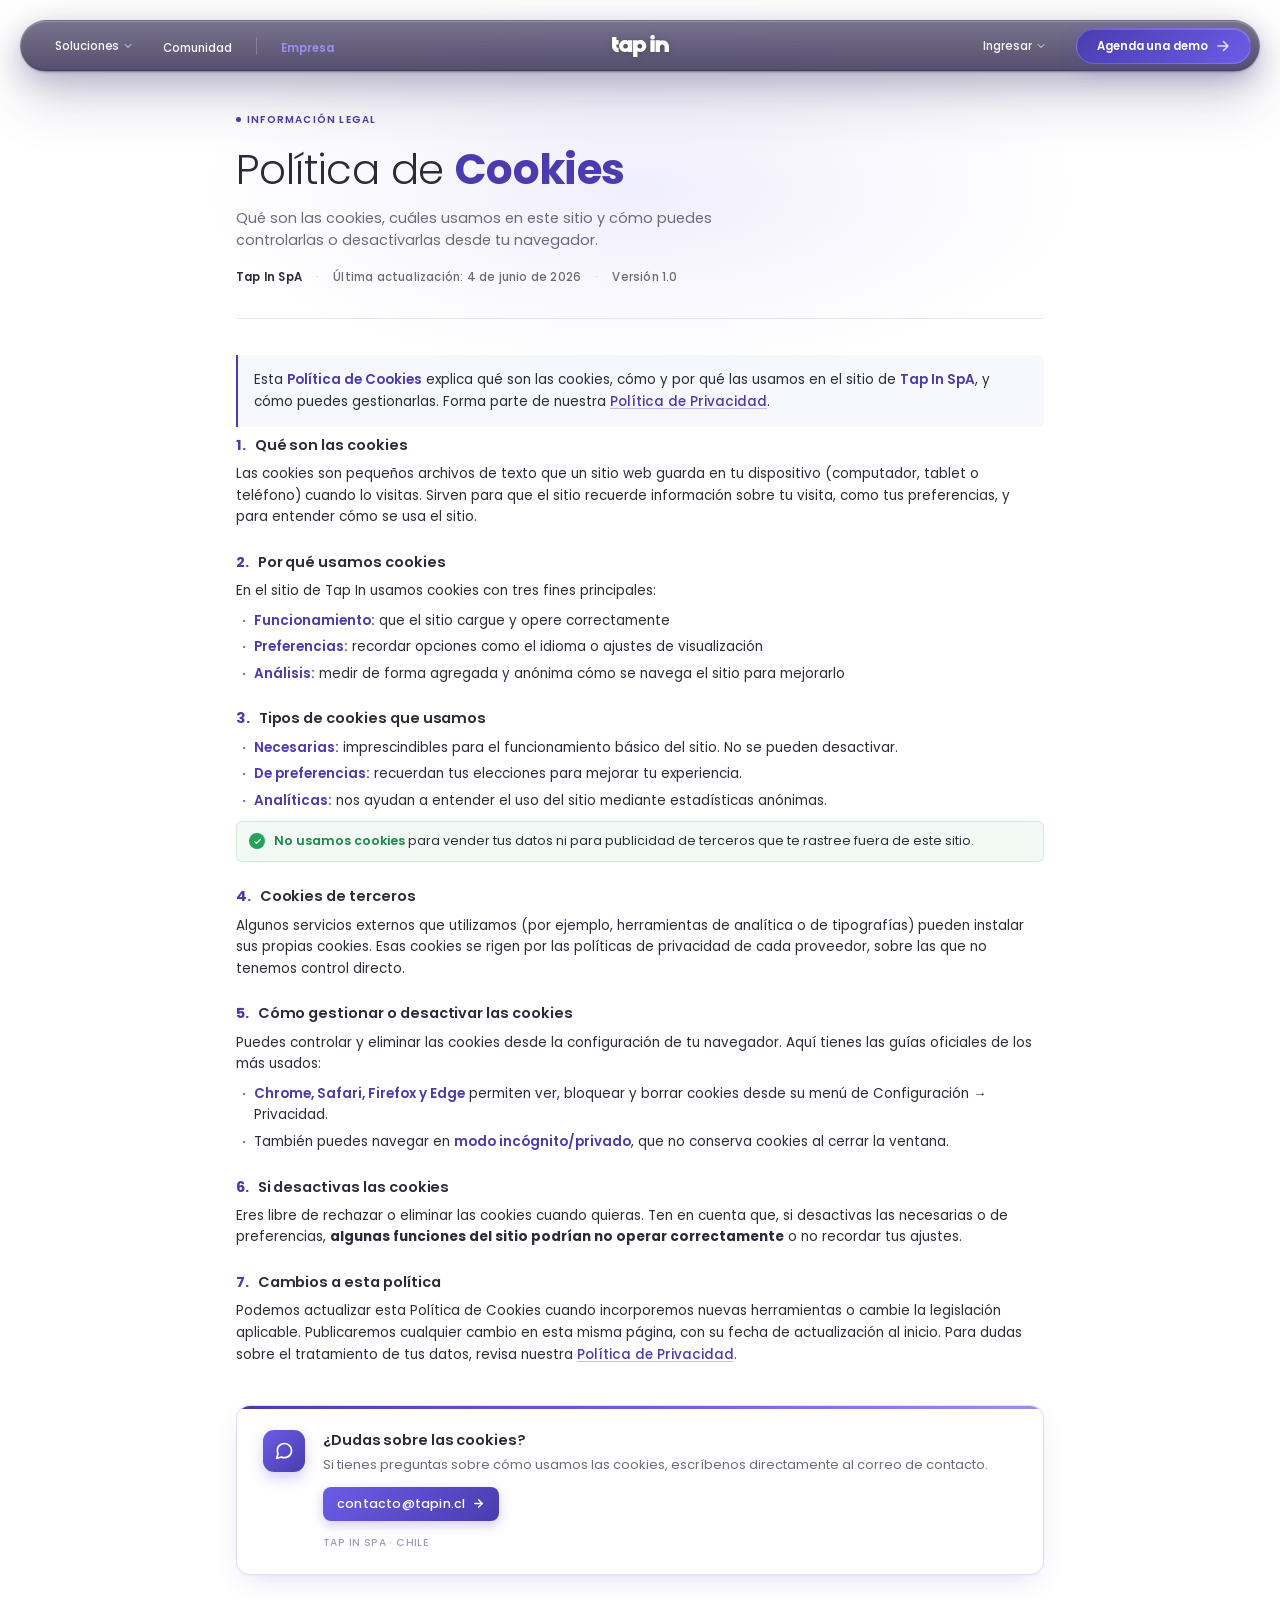
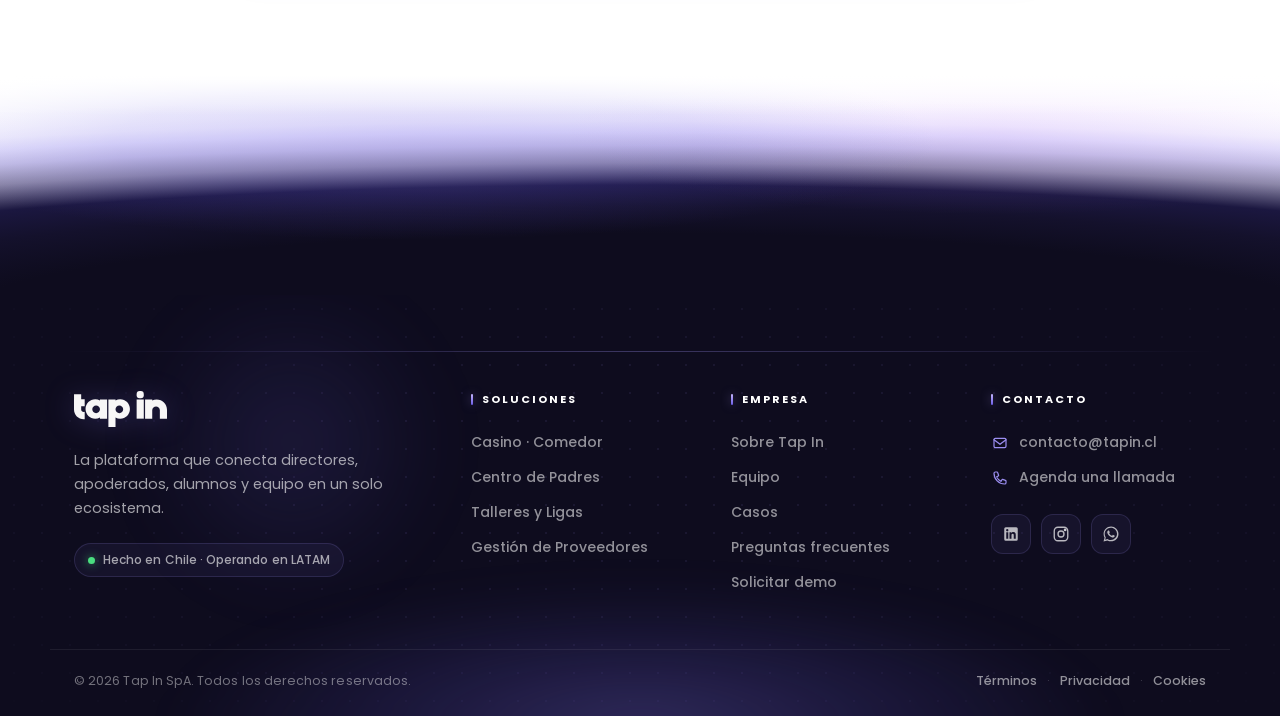
<file: cookies.html>
<!DOCTYPE html>
<html lang="es">
<head>
  <meta charset="UTF-8" />
  <meta name="viewport" content="width=device-width, initial-scale=1.0" />
  <meta name="theme-color" content="#F2F1F8" />
  <title>Política de Cookies — Tap In</title>
  <meta name="description" content="Política de Cookies de Tap In SpA. Qué cookies usamos en el sitio y cómo puedes gestionarlas." />
  <link rel="preconnect" href="https://fonts.googleapis.com" />
  <link rel="preconnect" href="https://fonts.gstatic.com" crossorigin />
  <link href="https://fonts.googleapis.com/css2?family=Poppins:wght@300;400;500;600;700;800&display=swap" rel="stylesheet" />
  <link rel="stylesheet" href="css/styles.css?v=20260530c" />
  <style>
    /* ───────── Legal page · privacidad ─────────
       Tipografía sobria estilo documento legal. Single column · compacto. */

    .legal-shell{
      min-height:calc(100vh - 1px);
      /* padding-bottom 320 → matchea section-objeciones del home · deja
         espacio para el ::after de 220px (transición atmósferica) +
         ~100px de aire blanco arriba para que se sienta natural. */
      padding:104px 0 320px;
      position:relative;
      background:#FFFFFF;
    }

    /* Glow ambient muy sutil detrás del hero */
    .legal-shell::before{
      content:"";
      position:absolute;
      top:0; left:50%;
      width:900px;height:380px;
      background:radial-gradient(ellipse at center,
                  rgba(107,92,231,0.10) 0%,
                  rgba(107,92,231,0.04) 40%,
                  transparent 70%);
      transform:translateX(-50%);
      pointer-events:none;
      z-index:0;
    }

    /* Atmospheric transition white → dark (mirror del home section-objeciones::after)
       3 layers · white dissolve top + radial blooms morados + dark canvas desde abajo */
    .legal-shell::after{
      content:"";
      position:absolute;
      bottom:0; left:0; right:0;
      height:220px;
      background:
        /* White dissolve top · matchea el wrapper */
        linear-gradient(180deg,
          #FFFFFF 0%,
          rgba(255,255,255,0.92) 2%,
          rgba(255,255,255,0.55) 8%,
          transparent 18%,
          transparent 100%),
        /* Off-center bloom 1 (izq superior) */
        radial-gradient(ellipse 55% 60% at 32% 30%,
          rgba(155,142,240,0.30) 0%,
          rgba(107,92,231,0.14) 42%,
          transparent 75%),
        /* Off-center bloom 2 (der superior) */
        radial-gradient(ellipse 45% 50% at 78% 26%,
          rgba(192,132,252,0.16) 0%,
          transparent 75%),
        /* Dark canvas radial from below · termina en #0E0C1E sólido */
        radial-gradient(ellipse 140% 100% at 50% 110%,
          #0E0C1E 0%,
          #0E0C1E 38%,
          #14112C 50%,
          #1B1740 60%,
          rgba(45,37,96,0.55) 70%,
          rgba(74,60,174,0.32) 78%,
          rgba(107,92,231,0.20) 84%,
          rgba(155,142,240,0.12) 89%,
          rgba(155,142,240,0.06) 93%,
          rgba(155,142,240,0.02) 97%,
          transparent 100%);
      pointer-events:none;
      z-index:1;
    }

    .legal-container{
      max-width:880px;
      margin:0 auto;
      padding:0 36px;
      position:relative;
      z-index:2;
    }

    /* ─── Hero compacto ─── */
    .legal-hero{
      text-align:left;
      padding:0 0 32px;
      border-bottom:1px solid rgba(45,37,96,0.10);
      margin-bottom:36px;
      opacity:0;
      transform:translateY(10px);
      animation:legalFadeUp 620ms cubic-bezier(0.22, 1, 0.36, 1) forwards;
    }
    .legal-kicker{
      display:inline-flex;
      align-items:center;
      gap:6px;
      font-size:10px;
      font-weight:600;
      letter-spacing:1.2px;
      text-transform:uppercase;
      color:var(--c-main,#4A3CAE);
      margin-bottom:18px;
    }
    .legal-kicker::before{
      content:"";
      width:5px;height:5px;border-radius:50%;
      background:var(--c-main,#4A3CAE);
    }
    .legal-hero h1{
      font-size:clamp(30px, 4vw, 42px);
      font-weight:300;             /* "Política de" liviano */
      letter-spacing:-0.6px;
      line-height:1.12;
      color:var(--c-text,#2C2B3A);
      margin:0 0 14px;
    }
    .legal-hero h1 .hl{
      font-weight:700;             /* "Privacidad" con peso */
      color:var(--c-main,#4A3CAE);
    }
    .legal-hero-sub{
      font-size:14.5px;
      font-weight:400;
      line-height:1.55;
      color:var(--c-muted,#6B6A7D);
      max-width:560px;
      margin:0 0 18px;
    }
    .legal-hero-meta{
      display:flex;
      align-items:center;
      gap:14px;
      font-size:11.5px;
      font-weight:500;
      color:var(--c-muted,#6B6A7D);
      letter-spacing:0.2px;
    }
    .legal-hero-meta strong{
      color:var(--c-text,#2C2B3A);
      font-weight:600;
    }
    .legal-hero-meta span.sep{
      color:rgba(45,37,96,0.20);
    }

    /* ─── Contenido ─── */
    .legal-content{
      opacity:0;
      transform:translateY(10px);
      animation:legalFadeUp 620ms cubic-bezier(0.22, 1, 0.36, 1) 80ms forwards;
    }

    .legal-intro{
      font-size:13.5px;
      font-weight:400;
      line-height:1.6;
      color:var(--c-text,#2C2B3A);
      margin:0 0 28px;
      padding:14px 16px;
      background:rgba(107,92,231,0.05);
      border-left:2px solid var(--c-main,#4A3CAE);
      border-radius:0 6px 6px 0;
    }
    .legal-intro strong{ color:var(--c-main,#4A3CAE); font-weight:600; }

    .legal-section{
      scroll-margin-top:88px;
      margin-bottom:24px;
    }
    .legal-content h2{
      font-size:14.5px;
      font-weight:600;
      color:var(--c-text,#2C2B3A);
      letter-spacing:-0.05px;
      margin:0 0 8px;
      line-height:1.4;
    }
    .legal-num{
      display:inline;
      color:var(--c-main,#4A3CAE);
      font-weight:700;
      margin-right:8px;
      letter-spacing:0.3px;
    }
    .legal-content p{
      font-size:13.5px;
      font-weight:400;
      line-height:1.6;
      color:var(--c-text,#2C2B3A);
      margin:0 0 8px;
    }
    .legal-content p:last-child{ margin-bottom:0; }
    .legal-content ul{
      margin:6px 0 8px;
      padding-left:18px;
      list-style:none;
      font-size:13.5px;
      line-height:1.6;
      color:var(--c-text,#2C2B3A);
    }
    .legal-content ul li{
      position:relative;
      padding-left:0;
      margin-bottom:5px;
    }
    .legal-content ul li::before{
      content:"·";
      position:absolute;
      left:-12px; top:0;
      font-weight:700;
      color:var(--c-mid,#6B5CE7);
    }
    .legal-content ul li strong{ color:var(--c-main,#4A3CAE); font-weight:600; }
    .legal-content a{
      color:var(--c-main,#4A3CAE);
      text-decoration:underline;
      text-decoration-thickness:1px;
      text-underline-offset:2px;
      text-decoration-color:rgba(107,92,231,0.40);
      font-weight:500;
      transition:color 200ms ease-out, text-decoration-color 200ms ease-out;
    }
    .legal-content a:hover{
      color:var(--c-mid,#6B5CE7);
      text-decoration-color:var(--c-mid,#6B5CE7);
    }

    /* ─── Callouts (info / warning) ─── */
    .legal-callout{
      display:flex;
      gap:9px;
      align-items:flex-start;
      padding:10px 12px;
      margin:10px 0 4px;
      background:rgba(34,164,89,0.05);
      border:1px solid rgba(34,164,89,0.18);
      border-radius:6px;
      font-size:12.5px;
      font-weight:400;
      line-height:1.5;
      color:var(--c-text,#2C2B3A);
    }
    .legal-callout-icon{
      width:16px;height:16px;border-radius:50%;
      background:#22A459;
      color:#FFFFFF;
      display:flex;align-items:center;justify-content:center;
      flex-shrink:0;
      margin-top:1px;
    }
    .legal-callout-icon svg{ width:9px; height:9px; }
    .legal-callout strong{ color:#1A8A49; font-weight:600; }

    .legal-callout--warning{
      background:rgba(232,155,47,0.06);
      border-color:rgba(232,155,47,0.24);
    }
    .legal-callout--warning .legal-callout-icon{ background:#E89B2F; }
    .legal-callout--warning strong{ color:#B87718; font-weight:600; }

    /* ─── Contact box final · refinado ─── */
    .legal-contact-box{
      margin-top:40px;
      padding:24px 26px;
      background:#FFFFFF;
      border:1px solid rgba(107,92,231,0.20);
      border-radius:14px;
      position:relative;
      overflow:hidden;
      box-shadow:0 10px 30px -10px rgba(74,60,174,0.20),
                 0 1px 3px rgba(45,37,96,0.04);
    }
    .legal-contact-box::before{
      content:"";
      position:absolute;
      top:0; left:0; right:0;
      height:3px;
      background:linear-gradient(90deg, var(--c-main,#4A3CAE) 0%, var(--c-mid,#6B5CE7) 50%, var(--c-light,#9B8EF0) 100%);
    }
    .legal-contact-inner{
      display:flex;
      gap:18px;
      align-items:flex-start;
    }
    .legal-contact-icon{
      width:42px;height:42px;border-radius:11px;
      background:linear-gradient(135deg, var(--c-mid,#6B5CE7), var(--c-main,#4A3CAE));
      color:#FFFFFF;
      display:flex;align-items:center;justify-content:center;
      flex-shrink:0;
      box-shadow:0 6px 14px rgba(107,92,231,0.30);
    }
    .legal-contact-icon svg{ width:20px; height:20px; }
    .legal-contact-text{ flex:1; min-width:0; }
    .legal-contact-text h3{
      font-size:14.5px;
      font-weight:600;
      color:var(--c-text,#2C2B3A);
      margin:0 0 4px;
      letter-spacing:-0.1px;
    }
    .legal-contact-text p{
      font-size:13px;
      font-weight:400;
      color:var(--c-muted,#6B6A7D);
      margin:0 0 12px;
      line-height:1.5;
    }
    .legal-contact-cta{
      display:inline-flex;
      align-items:center;
      gap:7px;
      padding:8px 14px;
      background:linear-gradient(135deg, var(--c-mid,#6B5CE7), var(--c-main,#4A3CAE));
      color:#FFFFFF !important;
      border:none;
      border-radius:8px;
      font-family:'Poppins',sans-serif;
      font-size:12.5px;
      font-weight:600;
      letter-spacing:0.2px;
      text-decoration:none !important;
      box-shadow:0 4px 12px rgba(107,92,231,0.32);
      transition:transform 220ms cubic-bezier(0.34, 1.56, 0.64, 1), box-shadow 220ms ease-out;
    }
    .legal-contact-cta:hover{
      transform:translateY(-1px);
      box-shadow:0 7px 18px rgba(107,92,231,0.42);
    }
    .legal-contact-cta svg{ width:13px; height:13px; }
    .legal-contact-fineprint{
      font-size:10.5px !important;
      font-weight:500 !important;
      color:rgba(45,37,96,0.45) !important;
      letter-spacing:0.4px;
      text-transform:uppercase;
      margin:14px 0 0 !important;
    }

    @keyframes legalFadeUp{
      to{ opacity:1; transform:translateY(0); }
    }

    /* ─── Mobile ─── */
    @media (max-width: 600px){
      .legal-shell{ padding-top:88px; }
      .legal-container{ padding:0 22px; }
      .legal-hero{ padding-bottom:24px; margin-bottom:28px; }
      .legal-hero-meta{ flex-wrap:wrap; gap:8px; }
      .legal-contact-inner{ flex-direction:column; gap:14px; }
    }

    @media (prefers-reduced-motion: reduce){
      .legal-hero, .legal-content{
        opacity:1;
        transform:none;
        animation:none;
      }
    }
  </style>
</head>
<body>

  <!-- NAVBAR -->
  <div class="nav-shield" aria-hidden="true"></div>
  <nav class="navbar" id="navbar">
    <div class="nav-inner">
      <span class="nav-glass-sheen" aria-hidden="true"></span>
      <span class="nav-glass-grain" aria-hidden="true"></span>
      <a href="index.html" class="nav-logo" aria-label="Tap In — inicio">
        <span class="nav-wordmark" role="img" aria-label="tap in"></span>
      </a>
      <ul class="nav-links">
        <li class="nav-li nav-li--has-dd">
          <button type="button" class="nav-link nav-link--toggle" aria-haspopup="true" aria-expanded="false" id="navSolucionesTrigger">
            <span>Soluciones</span>
            <svg class="nav-chev" width="10" height="10" viewBox="0 0 14 14" fill="none" aria-hidden="true"><path d="M3 5l4 4 4-4" stroke="currentColor" stroke-width="1.6" stroke-linecap="round" stroke-linejoin="round"/></svg>
          </button>
          <div class="nav-dropdown" role="menu" aria-labelledby="navSolucionesTrigger">
            <a class="nav-dd-item" href="comedor-escolar.html" role="menuitem">Comedor Escolar</a>
            <a class="nav-dd-item" href="centro-de-padres.html" role="menuitem">Centro de Padres</a>
            <a class="nav-dd-item" href="gestion-de-proveedores.html" role="menuitem">Gestión de Proveedores</a>
            <a class="nav-dd-item" href="ligas-y-talleres.html" role="menuitem">Talleres y Ligas</a>
          </div>
        </li>
        <li class="nav-li"><a href="index.html#colegios" class="nav-link">Comunidad</a></li>
        <li class="nav-li nav-li--divider" aria-hidden="true"></li>
        <li class="nav-li nav-li--empresa"><a href="empresa.html" class="nav-link">Empresa</a></li>
        <li class="btn-nav-mobile-wrap"><a href="index.html#contacto" class="btn-nav-mobile">Agenda una demo</a></li>
      </ul>
      <div class="nav-cta-group">
        <div class="nav-li nav-li--has-dd nav-cta-ingresar">
          <button type="button" class="nav-link nav-link--toggle" id="navIngresarTrigger" aria-haspopup="true" aria-expanded="false">
            <span>Ingresar</span>
            <svg class="nav-chev" width="10" height="10" viewBox="0 0 14 14" fill="none" aria-hidden="true"><path d="M3 5l4 4 4-4" stroke="currentColor" stroke-width="1.6" stroke-linecap="round" stroke-linejoin="round"/></svg>
          </button>
          <div class="nav-dropdown" role="menu" aria-labelledby="navIngresarTrigger">
            <a class="nav-dd-item" href="https://colegios.tapin.cl/admin/login" target="_blank" rel="noopener" role="menuitem">Portal Administrativo</a>
            <a class="nav-dd-item" href="https://colegios.tapin.cl/" target="_blank" rel="noopener" role="menuitem">Ingresa como Apoderado</a>
          </div>
        </div>
        <a href="index.html#contacto" class="btn-nav">
          <span>Agenda una demo</span>
          <svg class="btn-nav-arrow" width="14" height="14" viewBox="0 0 14 14" fill="none" xmlns="http://www.w3.org/2000/svg">
            <path d="M2 7H12M12 7L7.5 2.5M12 7L7.5 11.5" stroke="currentColor" stroke-width="1.6" stroke-linecap="round" stroke-linejoin="round"/>
          </svg>
        </a>
      </div>
      <button class="nav-toggle" id="navToggle" aria-label="Menú">
        <span></span><span></span><span></span>
      </button>
    </div>
  </nav>

  <main class="legal-shell">
    <div class="legal-container">

      <header class="legal-hero">
        <span class="legal-kicker">Información legal</span>
        <h1>Política de <span class="hl">Cookies</span></h1>
        <p class="legal-hero-sub">
          Qué son las cookies, cuáles usamos en este sitio y cómo puedes controlarlas o desactivarlas desde tu navegador.
        </p>
        <div class="legal-hero-meta">
          <strong>Tap In SpA</strong>
          <span class="sep" aria-hidden="true">·</span>
          <span>Última actualización: 4 de junio de 2026</span>
          <span class="sep" aria-hidden="true">·</span>
          <span>Versión 1.0</span>
        </div>
      </header>

      <article class="legal-content">

        <p class="legal-intro">
          Esta <strong>Política de Cookies</strong> explica qué son las cookies, cómo y por qué las usamos en el sitio de <strong>Tap In SpA</strong>, y cómo puedes gestionarlas. Forma parte de nuestra <a href="privacidad.html">Política de Privacidad</a>.
        </p>

        <section class="legal-section" id="sec-1">
          <h2><span class="legal-num">1.</span>Qué son las cookies</h2>
          <p>
            Las cookies son pequeños archivos de texto que un sitio web guarda en tu dispositivo (computador, tablet o teléfono) cuando lo visitas. Sirven para que el sitio recuerde información sobre tu visita, como tus preferencias, y para entender cómo se usa el sitio.
          </p>
        </section>

        <section class="legal-section" id="sec-2">
          <h2><span class="legal-num">2.</span>Por qué usamos cookies</h2>
          <p>En el sitio de Tap In usamos cookies con tres fines principales:</p>
          <ul>
            <li><strong>Funcionamiento:</strong> que el sitio cargue y opere correctamente</li>
            <li><strong>Preferencias:</strong> recordar opciones como el idioma o ajustes de visualización</li>
            <li><strong>Análisis:</strong> medir de forma agregada y anónima cómo se navega el sitio para mejorarlo</li>
          </ul>
        </section>

        <section class="legal-section" id="sec-3">
          <h2><span class="legal-num">3.</span>Tipos de cookies que usamos</h2>
          <ul>
            <li><strong>Necesarias:</strong> imprescindibles para el funcionamiento básico del sitio. No se pueden desactivar.</li>
            <li><strong>De preferencias:</strong> recuerdan tus elecciones para mejorar tu experiencia.</li>
            <li><strong>Analíticas:</strong> nos ayudan a entender el uso del sitio mediante estadísticas anónimas.</li>
          </ul>
          <div class="legal-callout">
            <span class="legal-callout-icon" aria-hidden="true">
              <svg viewBox="0 0 24 24" fill="none" stroke="currentColor" stroke-width="3" stroke-linecap="round" stroke-linejoin="round"><polyline points="20 6 9 17 4 12"/></svg>
            </span>
            <span><strong>No usamos cookies</strong> para vender tus datos ni para publicidad de terceros que te rastree fuera de este sitio.</span>
          </div>
        </section>

        <section class="legal-section" id="sec-4">
          <h2><span class="legal-num">4.</span>Cookies de terceros</h2>
          <p>
            Algunos servicios externos que utilizamos (por ejemplo, herramientas de analítica o de tipografías) pueden instalar sus propias cookies. Esas cookies se rigen por las políticas de privacidad de cada proveedor, sobre las que no tenemos control directo.
          </p>
        </section>

        <section class="legal-section" id="sec-5">
          <h2><span class="legal-num">5.</span>Cómo gestionar o desactivar las cookies</h2>
          <p>Puedes controlar y eliminar las cookies desde la configuración de tu navegador. Aquí tienes las guías oficiales de los más usados:</p>
          <ul>
            <li><strong>Chrome, Safari, Firefox y Edge</strong> permiten ver, bloquear y borrar cookies desde su menú de Configuración → Privacidad.</li>
            <li>También puedes navegar en <strong>modo incógnito/privado</strong>, que no conserva cookies al cerrar la ventana.</li>
          </ul>
        </section>

        <section class="legal-section" id="sec-6">
          <h2><span class="legal-num">6.</span>Si desactivas las cookies</h2>
          <p>
            Eres libre de rechazar o eliminar las cookies cuando quieras. Ten en cuenta que, si desactivas las necesarias o de preferencias, <strong>algunas funciones del sitio podrían no operar correctamente</strong> o no recordar tus ajustes.
          </p>
        </section>

        <section class="legal-section" id="sec-7">
          <h2><span class="legal-num">7.</span>Cambios a esta política</h2>
          <p>
            Podemos actualizar esta Política de Cookies cuando incorporemos nuevas herramientas o cambie la legislación aplicable. Publicaremos cualquier cambio en esta misma página, con su fecha de actualización al inicio. Para dudas sobre el tratamiento de tus datos, revisa nuestra <a href="privacidad.html">Política de Privacidad</a>.
          </p>
        </section>

        <!-- ─── Contact box final · refinado ─── -->
        <div class="legal-contact-box">
          <div class="legal-contact-inner">
            <div class="legal-contact-icon" aria-hidden="true">
              <svg viewBox="0 0 24 24" fill="none" stroke="currentColor" stroke-width="2" stroke-linecap="round" stroke-linejoin="round">
                <path d="M21 11.5a8.38 8.38 0 0 1-.9 3.8 8.5 8.5 0 0 1-7.6 4.7 8.38 8.38 0 0 1-3.8-.9L3 21l1.9-5.7a8.38 8.38 0 0 1-.9-3.8 8.5 8.5 0 0 1 4.7-7.6 8.38 8.38 0 0 1 3.8-.9h.5a8.48 8.48 0 0 1 8 8v.5z"/>
              </svg>
            </div>
            <div class="legal-contact-text">
              <h3>¿Dudas sobre las cookies?</h3>
              <p>Si tienes preguntas sobre cómo usamos las cookies, escríbenos directamente al correo de contacto.</p>
              <a class="legal-contact-cta" href="mailto:contacto@tapin.cl">
                contacto@tapin.cl
                <svg viewBox="0 0 24 24" fill="none" stroke="currentColor" stroke-width="2.4" stroke-linecap="round" stroke-linejoin="round">
                  <line x1="5" y1="12" x2="19" y2="12"/>
                  <polyline points="12 5 19 12 12 19"/>
                </svg>
              </a>
              <p class="legal-contact-fineprint">Tap In SpA · Chile</p>
            </div>
          </div>
        </div>

      </article>

    </div>
  </main>

  <!-- bg-dark-stack wrapper · paints the dark canvas continuously across
       el footer (mismo patrón que index.html) → footer dark identico al home -->
  <div class="bg-dark-stack">
  <footer class="footer" data-nav-theme="dark">
    <div class="footer-bg" aria-hidden="true">
      <div class="footer-dots"></div>
      <div class="footer-divider"></div>
      <div class="footer-beam"></div>
      <div class="footer-horizon"></div>
    </div>

    <div class="container footer-inner">
      <div class="footer-col footer-col--brand">
        <span class="footer-brand" aria-label="Tap In">
          <img src="img/wordmark_tapin.svg" alt="tap in" class="footer-wordmark" />
        </span>
        <p class="footer-tagline">La plataforma que conecta directores, apoderados, alumnos y equipo en un solo ecosistema.</p>
        <div class="footer-locale"><span class="locale-dot" aria-hidden="true"></span> Hecho en Chile · Operando en LATAM</div>
      </div>

      <div class="footer-col">
        <h3 class="footer-heading"><span class="heading-accent" aria-hidden="true"></span>Soluciones</h3>
        <a class="footer-link" href="comedor-escolar.html">Casino · Comedor</a>
        <a class="footer-link" href="centro-de-padres.html">Centro de Padres</a>
        <a class="footer-link" href="ligas-y-talleres.html">Talleres y Ligas</a>
        <a class="footer-link" href="gestion-de-proveedores.html">Gestión de Proveedores</a>
      </div>

      <div class="footer-col">
        <h3 class="footer-heading"><span class="heading-accent" aria-hidden="true"></span>Empresa</h3>
        <a class="footer-link" href="empresa.html">Sobre Tap In</a>
        <a class="footer-link" href="empresa.html#equipo">Equipo</a>
        <a class="footer-link" href="index.html#colegios">Casos</a>
        <a class="footer-link" href="index.html#objeciones">Preguntas frecuentes</a>
        <a class="footer-link" href="index.html#contacto">Solicitar demo</a>
      </div>

      <div class="footer-col">
        <h3 class="footer-heading"><span class="heading-accent" aria-hidden="true"></span>Contacto</h3>
        <a class="footer-link footer-link--icon footer-link--mail" href="mailto:contacto@tapin.cl">
          <span class="contact-icon" aria-hidden="true">
            <svg class="mail-envelope" viewBox="0 0 24 24" fill="none" stroke="currentColor" stroke-width="1.8" stroke-linecap="round" stroke-linejoin="round">
              <rect x="3" y="5" width="18" height="14" rx="2"/>
              <path d="M3 7l9 7 9-7"/>
            </svg>
            <svg class="mail-plane" viewBox="0 0 24 24" fill="none" stroke="currentColor" stroke-width="1.7" stroke-linecap="round" stroke-linejoin="round">
              <path d="M21.5 2.5L11.5 12.5"/>
              <path d="M21.5 2.5L15 21L11.5 12.5L3 8.5L21.5 2.5Z"/>
            </svg>
            <svg class="mail-trail" viewBox="0 0 24 24" fill="none" stroke="currentColor" stroke-width="1.4" stroke-linecap="round" stroke-linejoin="round">
              <path d="M2 18 Q 7 14, 12 12"/>
            </svg>
          </span>
          <span>contacto@tapin.cl</span>
        </a>
        <a class="footer-link footer-link--icon footer-link--call" href="index.html#contacto">
          <span class="contact-icon" aria-hidden="true">
            <span class="call-pulse" aria-hidden="true"></span>
            <svg class="call-svg" viewBox="0 0 24 24" fill="none" stroke="currentColor" stroke-width="1.8" stroke-linecap="round" stroke-linejoin="round"><path d="M3 5a2 2 0 0 1 2-2h2.5a1 1 0 0 1 .96.71l1.4 4.21a1 1 0 0 1-.5 1.21l-2.36 1.18a13 13 0 0 0 6.69 6.69l1.18-2.36a1 1 0 0 1 1.21-.5l4.21 1.4a1 1 0 0 1 .71.96V19a2 2 0 0 1-2 2A16 16 0 0 1 3 5z"/></svg>
          </span>
          Agenda una llamada
        </a>
        <div class="footer-socials">
          <a class="social-btn" href="https://www.linkedin.com/company/tap-in-cl/" target="_blank" rel="noopener noreferrer" aria-label="LinkedIn">
            <svg viewBox="0 0 24 24" fill="currentColor" aria-hidden="true"><path d="M19 3H5a2 2 0 0 0-2 2v14a2 2 0 0 0 2 2h14a2 2 0 0 0 2-2V5a2 2 0 0 0-2-2zM8.34 18.34H5.67V9.67h2.67v8.67zM7 8.5a1.55 1.55 0 1 1 0-3.1 1.55 1.55 0 0 1 0 3.1zm11.34 9.84h-2.67v-4.21c0-1-.02-2.3-1.4-2.3-1.41 0-1.62 1.1-1.62 2.23v4.28H10v-8.67h2.56v1.18h.04c.36-.68 1.23-1.4 2.53-1.4 2.71 0 3.21 1.78 3.21 4.1v4.79z"/></svg>
          </a>
          <a class="social-btn" href="https://www.instagram.com/app.tapin/" target="_blank" rel="noopener noreferrer" aria-label="Instagram">
            <svg viewBox="0 0 24 24" fill="none" stroke="currentColor" stroke-width="1.8" stroke-linecap="round" stroke-linejoin="round" aria-hidden="true"><rect x="3" y="3" width="18" height="18" rx="5"/><circle cx="12" cy="12" r="4"/><circle cx="17.5" cy="6.5" r="1" fill="currentColor"/></svg>
          </a>
          <a class="social-btn" href="https://wa.me/56991365484" target="_blank" rel="noopener noreferrer" aria-label="WhatsApp">
            <svg viewBox="0 0 24 24" fill="currentColor" aria-hidden="true"><path d="M12.04 2C6.58 2 2.14 6.45 2.14 11.91c0 1.75.46 3.45 1.32 4.95L2 22l5.25-1.38c1.45.79 3.08 1.21 4.79 1.21h.01c5.46 0 9.9-4.45 9.9-9.91 0-2.65-1.03-5.14-2.9-7.01A9.82 9.82 0 0 0 12.04 2zm0 18.15h-.01c-1.52 0-3.01-.41-4.32-1.18l-.31-.18-3.21.84.85-3.13-.2-.32a8.18 8.18 0 0 1-1.25-4.36c0-4.52 3.68-8.2 8.21-8.2 2.19 0 4.25.86 5.81 2.41a8.16 8.16 0 0 1 2.41 5.8c0 4.53-3.68 8.22-8.2 8.22zm4.5-6.16c-.25-.12-1.46-.72-1.69-.8-.23-.08-.39-.12-.56.13-.16.25-.64.8-.79.97-.14.16-.29.18-.54.06-.25-.12-1.05-.39-2-1.23-.74-.66-1.24-1.47-1.38-1.72-.14-.25-.02-.39.11-.51.11-.11.25-.29.37-.43.12-.14.16-.25.25-.41.08-.16.04-.31-.02-.43-.06-.12-.55-1.33-.76-1.82-.2-.48-.4-.41-.55-.42l-.47-.01c-.16 0-.43.06-.66.31-.23.25-.86.84-.86 2.05 0 1.21.88 2.38 1 2.55.12.16 1.74 2.66 4.22 3.73.59.25 1.05.4 1.41.52.59.19 1.13.16 1.55.1.47-.07 1.46-.6 1.66-1.18.2-.58.2-1.07.14-1.18-.06-.1-.22-.16-.47-.28z"/></svg>
          </a>
        </div>
      </div>
    </div>

    <div class="footer-bottom">
      <div class="container footer-bottom-inner">
        <span class="footer-copy">© 2026 Tap In SpA. Todos los derechos reservados.</span>
        <div class="footer-legal">
          <a href="terminos.html">Términos</a>
          <span aria-hidden="true">·</span>
          <a href="privacidad.html">Privacidad</a>
          <span aria-hidden="true">·</span>
          <a href="cookies.html">Cookies</a>
        </div>
      </div>
    </div>
  </footer>
  </div><!-- /.bg-dark-stack -->

  <script src="js/main.js?v=20260530c"></script>
  <!-- BUILD SOLO HOME: desactiva links a subpáginas no publicadas (ver el archivo) -->
  <script src="js/solo-home.js?v=1"></script>
</body>
</html>
</file>
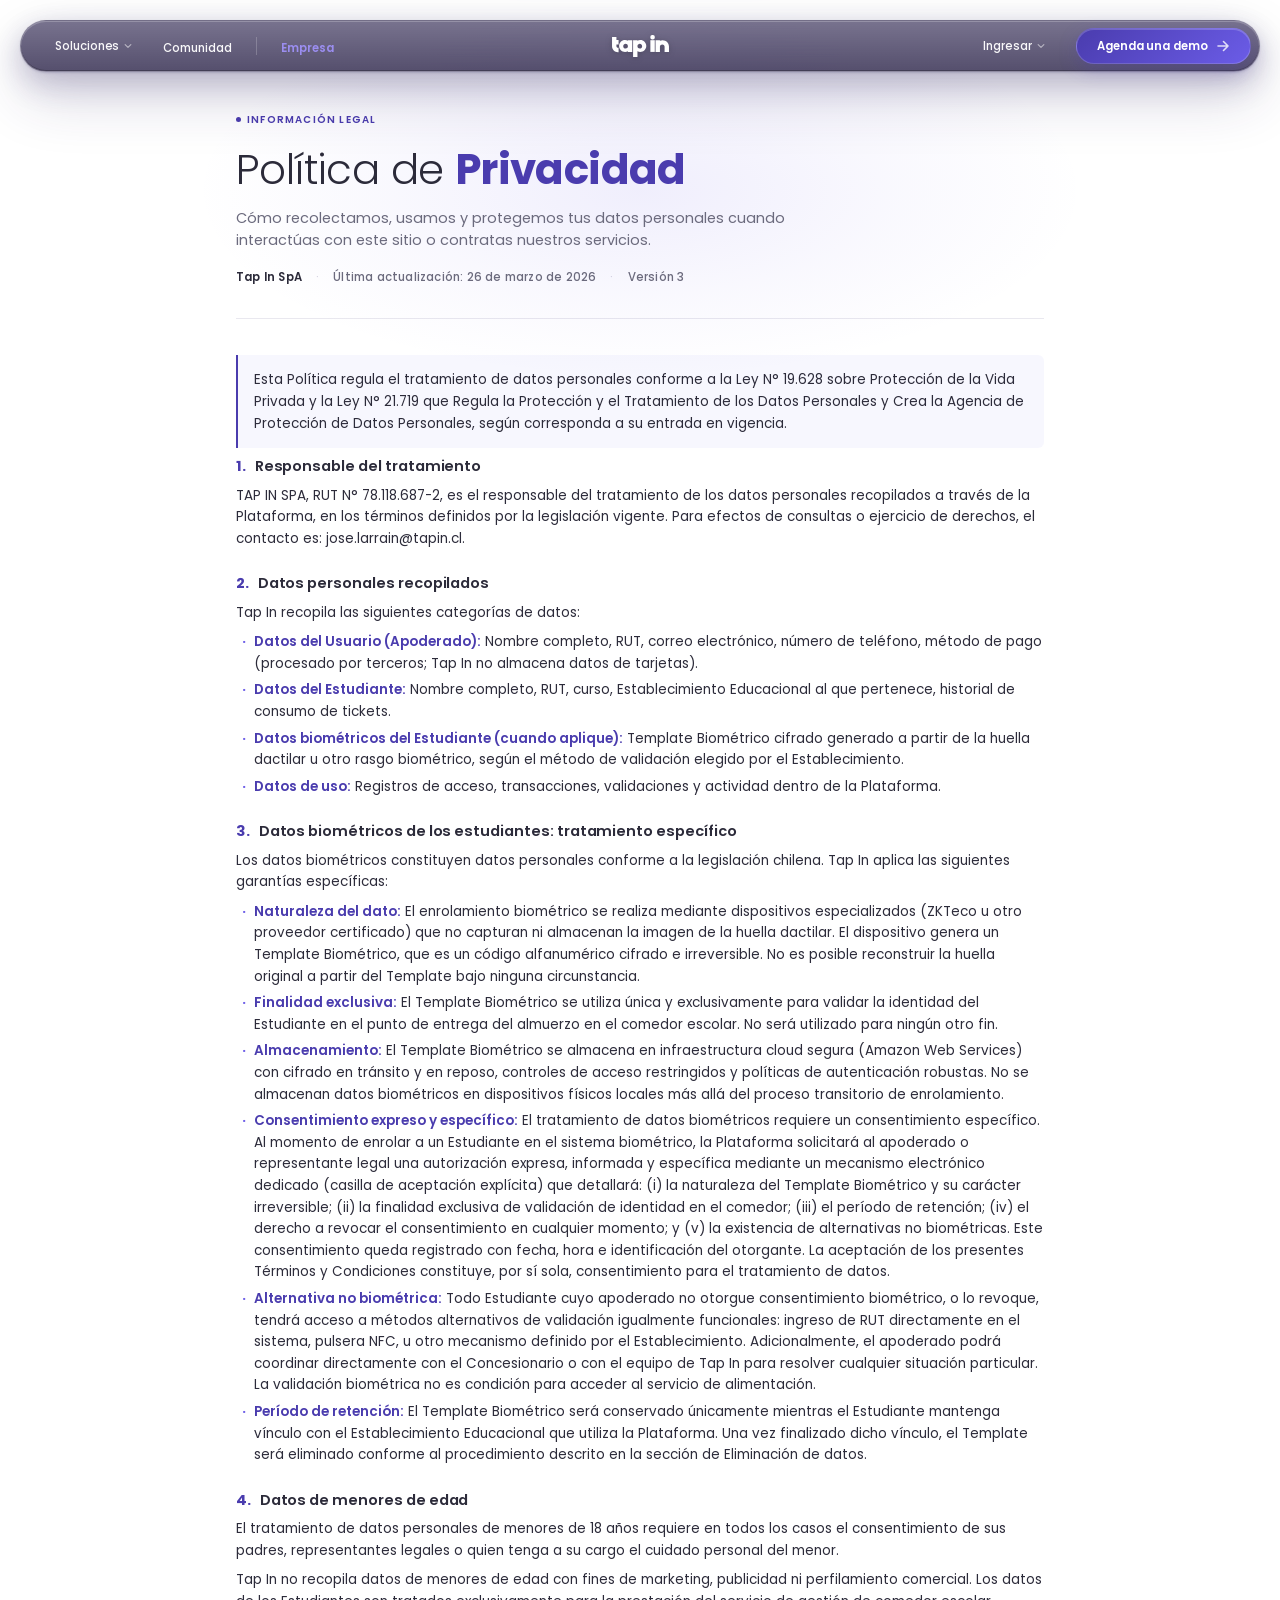
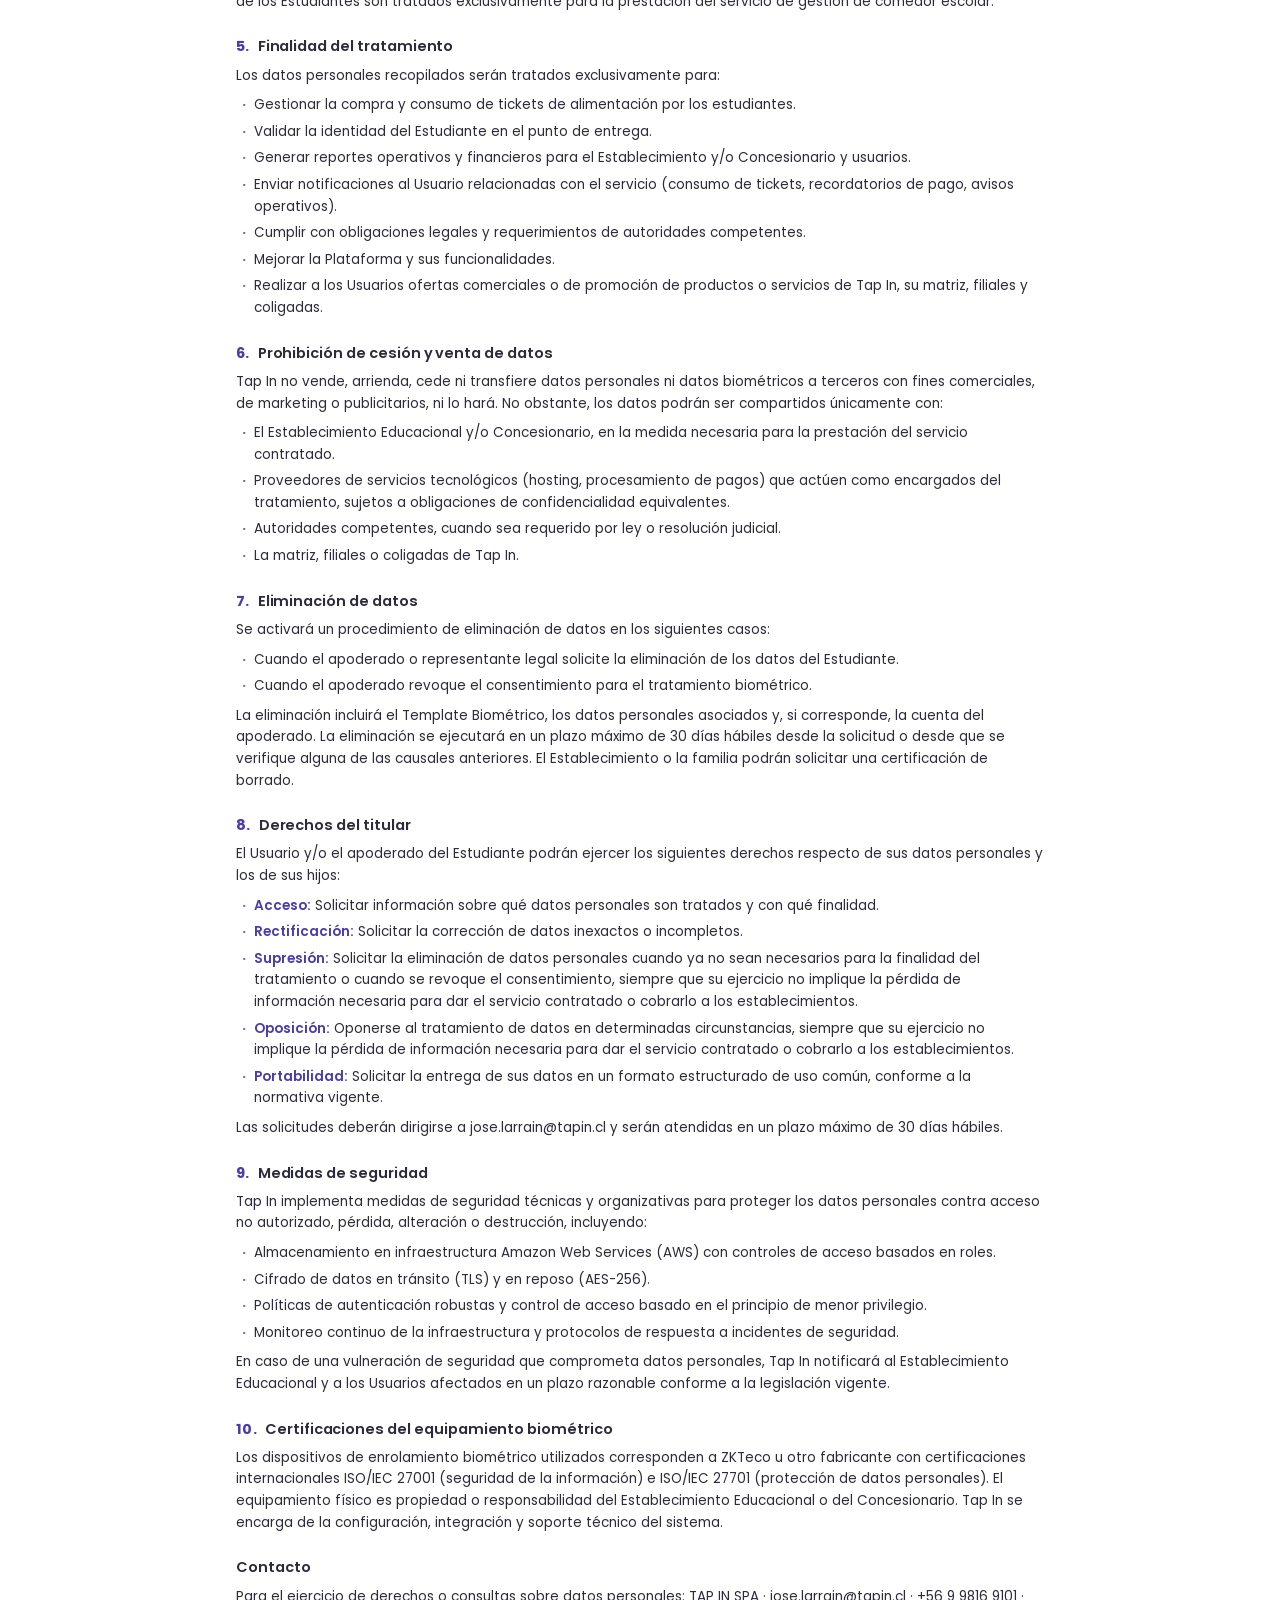
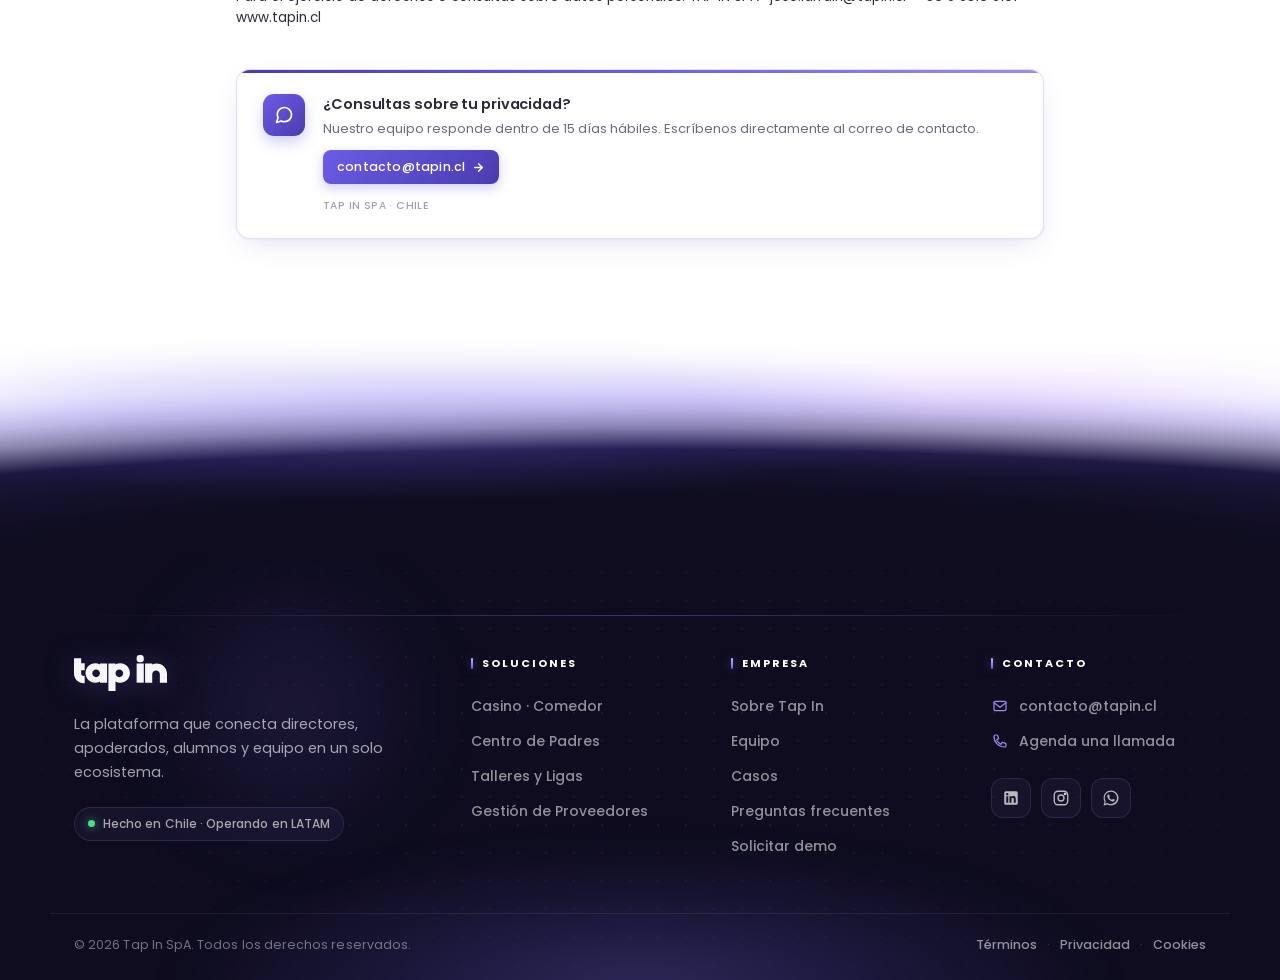
<file: privacidad.html>
<!DOCTYPE html>
<html lang="es">
<head>
  <meta charset="UTF-8" />
  <meta name="viewport" content="width=device-width, initial-scale=1.0" />
  <meta name="theme-color" content="#F2F1F8" />
  <title>Política de Privacidad — Tap In</title>
  <meta name="description" content="Política de Privacidad de Tap In SpA. Cómo recolectamos, usamos y protegemos tus datos personales conforme a la Ley 19.628 y la Ley 21.719 de Chile." />
  <link rel="preconnect" href="https://fonts.googleapis.com" />
  <link rel="preconnect" href="https://fonts.gstatic.com" crossorigin />
  <link href="https://fonts.googleapis.com/css2?family=Poppins:wght@300;400;500;600;700;800&display=swap" rel="stylesheet" />
  <link rel="stylesheet" href="css/styles.css?v=20260530c" />
  <style>
    /* ───────── Legal page · privacidad ─────────
       Tipografía sobria estilo documento legal. Single column · compacto. */

    .legal-shell{
      min-height:calc(100vh - 1px);
      /* padding-bottom 320 → matchea section-objeciones del home · deja
         espacio para el ::after de 220px (transición atmósferica) +
         ~100px de aire blanco arriba para que se sienta natural. */
      padding:104px 0 320px;
      position:relative;
      background:#FFFFFF;
    }

    /* Glow ambient muy sutil detrás del hero */
    .legal-shell::before{
      content:"";
      position:absolute;
      top:0; left:50%;
      width:900px;height:380px;
      background:radial-gradient(ellipse at center,
                  rgba(107,92,231,0.10) 0%,
                  rgba(107,92,231,0.04) 40%,
                  transparent 70%);
      transform:translateX(-50%);
      pointer-events:none;
      z-index:0;
    }

    /* Atmospheric transition white → dark (mirror del home section-objeciones::after)
       3 layers · white dissolve top + radial blooms morados + dark canvas desde abajo */
    .legal-shell::after{
      content:"";
      position:absolute;
      bottom:0; left:0; right:0;
      height:220px;
      background:
        /* White dissolve top · matchea el wrapper */
        linear-gradient(180deg,
          #FFFFFF 0%,
          rgba(255,255,255,0.92) 2%,
          rgba(255,255,255,0.55) 8%,
          transparent 18%,
          transparent 100%),
        /* Off-center bloom 1 (izq superior) */
        radial-gradient(ellipse 55% 60% at 32% 30%,
          rgba(155,142,240,0.30) 0%,
          rgba(107,92,231,0.14) 42%,
          transparent 75%),
        /* Off-center bloom 2 (der superior) */
        radial-gradient(ellipse 45% 50% at 78% 26%,
          rgba(192,132,252,0.16) 0%,
          transparent 75%),
        /* Dark canvas radial from below · termina en #0E0C1E sólido */
        radial-gradient(ellipse 140% 100% at 50% 110%,
          #0E0C1E 0%,
          #0E0C1E 38%,
          #14112C 50%,
          #1B1740 60%,
          rgba(45,37,96,0.55) 70%,
          rgba(74,60,174,0.32) 78%,
          rgba(107,92,231,0.20) 84%,
          rgba(155,142,240,0.12) 89%,
          rgba(155,142,240,0.06) 93%,
          rgba(155,142,240,0.02) 97%,
          transparent 100%);
      pointer-events:none;
      z-index:1;
    }

    .legal-container{
      max-width:880px;
      margin:0 auto;
      padding:0 36px;
      position:relative;
      z-index:2;
    }

    /* ─── Hero compacto ─── */
    .legal-hero{
      text-align:left;
      padding:0 0 32px;
      border-bottom:1px solid rgba(45,37,96,0.10);
      margin-bottom:36px;
      opacity:0;
      transform:translateY(10px);
      animation:legalFadeUp 620ms cubic-bezier(0.22, 1, 0.36, 1) forwards;
    }
    .legal-kicker{
      display:inline-flex;
      align-items:center;
      gap:6px;
      font-size:10px;
      font-weight:600;
      letter-spacing:1.2px;
      text-transform:uppercase;
      color:var(--c-main,#4A3CAE);
      margin-bottom:18px;
    }
    .legal-kicker::before{
      content:"";
      width:5px;height:5px;border-radius:50%;
      background:var(--c-main,#4A3CAE);
    }
    .legal-hero h1{
      font-size:clamp(30px, 4vw, 42px);
      font-weight:300;             /* "Política de" liviano */
      letter-spacing:-0.6px;
      line-height:1.12;
      color:var(--c-text,#2C2B3A);
      margin:0 0 14px;
    }
    .legal-hero h1 .hl{
      font-weight:700;             /* "Privacidad" con peso */
      color:var(--c-main,#4A3CAE);
    }
    .legal-hero-sub{
      font-size:14.5px;
      font-weight:400;
      line-height:1.55;
      color:var(--c-muted,#6B6A7D);
      max-width:560px;
      margin:0 0 18px;
    }
    .legal-hero-meta{
      display:flex;
      align-items:center;
      gap:14px;
      font-size:11.5px;
      font-weight:500;
      color:var(--c-muted,#6B6A7D);
      letter-spacing:0.2px;
    }
    .legal-hero-meta strong{
      color:var(--c-text,#2C2B3A);
      font-weight:600;
    }
    .legal-hero-meta span.sep{
      color:rgba(45,37,96,0.20);
    }

    /* ─── Contenido ─── */
    .legal-content{
      opacity:0;
      transform:translateY(10px);
      animation:legalFadeUp 620ms cubic-bezier(0.22, 1, 0.36, 1) 80ms forwards;
    }

    .legal-intro{
      font-size:13.5px;
      font-weight:400;
      line-height:1.6;
      color:var(--c-text,#2C2B3A);
      margin:0 0 28px;
      padding:14px 16px;
      background:rgba(107,92,231,0.05);
      border-left:2px solid var(--c-main,#4A3CAE);
      border-radius:0 6px 6px 0;
    }
    .legal-intro strong{ color:var(--c-main,#4A3CAE); font-weight:600; }

    .legal-section{
      scroll-margin-top:88px;
      margin-bottom:24px;
    }
    .legal-content h2{
      font-size:14.5px;
      font-weight:600;
      color:var(--c-text,#2C2B3A);
      letter-spacing:-0.05px;
      margin:0 0 8px;
      line-height:1.4;
    }
    .legal-num{
      display:inline;
      color:var(--c-main,#4A3CAE);
      font-weight:700;
      margin-right:8px;
      letter-spacing:0.3px;
    }
    .legal-content p{
      font-size:13.5px;
      font-weight:400;
      line-height:1.6;
      color:var(--c-text,#2C2B3A);
      margin:0 0 8px;
    }
    .legal-content p:last-child{ margin-bottom:0; }
    .legal-content ul{
      margin:6px 0 8px;
      padding-left:18px;
      list-style:none;
      font-size:13.5px;
      line-height:1.6;
      color:var(--c-text,#2C2B3A);
    }
    .legal-content ul li{
      position:relative;
      padding-left:0;
      margin-bottom:5px;
    }
    .legal-content ul li::before{
      content:"·";
      position:absolute;
      left:-12px; top:0;
      font-weight:700;
      color:var(--c-mid,#6B5CE7);
    }
    .legal-content ul li strong{ color:var(--c-main,#4A3CAE); font-weight:600; }
    .legal-content a{
      color:var(--c-main,#4A3CAE);
      text-decoration:underline;
      text-decoration-thickness:1px;
      text-underline-offset:2px;
      text-decoration-color:rgba(107,92,231,0.40);
      font-weight:500;
      transition:color 200ms ease-out, text-decoration-color 200ms ease-out;
    }
    .legal-content a:hover{
      color:var(--c-mid,#6B5CE7);
      text-decoration-color:var(--c-mid,#6B5CE7);
    }

    /* ─── Callouts (info / warning) ─── */
    .legal-callout{
      display:flex;
      gap:9px;
      align-items:flex-start;
      padding:10px 12px;
      margin:10px 0 4px;
      background:rgba(34,164,89,0.05);
      border:1px solid rgba(34,164,89,0.18);
      border-radius:6px;
      font-size:12.5px;
      font-weight:400;
      line-height:1.5;
      color:var(--c-text,#2C2B3A);
    }
    .legal-callout-icon{
      width:16px;height:16px;border-radius:50%;
      background:#22A459;
      color:#FFFFFF;
      display:flex;align-items:center;justify-content:center;
      flex-shrink:0;
      margin-top:1px;
    }
    .legal-callout-icon svg{ width:9px; height:9px; }
    .legal-callout strong{ color:#1A8A49; font-weight:600; }

    .legal-callout--warning{
      background:rgba(232,155,47,0.06);
      border-color:rgba(232,155,47,0.24);
    }
    .legal-callout--warning .legal-callout-icon{ background:#E89B2F; }
    .legal-callout--warning strong{ color:#B87718; font-weight:600; }

    /* ─── Contact box final · refinado ─── */
    .legal-contact-box{
      margin-top:40px;
      padding:24px 26px;
      background:#FFFFFF;
      border:1px solid rgba(107,92,231,0.20);
      border-radius:14px;
      position:relative;
      overflow:hidden;
      box-shadow:0 10px 30px -10px rgba(74,60,174,0.20),
                 0 1px 3px rgba(45,37,96,0.04);
    }
    .legal-contact-box::before{
      content:"";
      position:absolute;
      top:0; left:0; right:0;
      height:3px;
      background:linear-gradient(90deg, var(--c-main,#4A3CAE) 0%, var(--c-mid,#6B5CE7) 50%, var(--c-light,#9B8EF0) 100%);
    }
    .legal-contact-inner{
      display:flex;
      gap:18px;
      align-items:flex-start;
    }
    .legal-contact-icon{
      width:42px;height:42px;border-radius:11px;
      background:linear-gradient(135deg, var(--c-mid,#6B5CE7), var(--c-main,#4A3CAE));
      color:#FFFFFF;
      display:flex;align-items:center;justify-content:center;
      flex-shrink:0;
      box-shadow:0 6px 14px rgba(107,92,231,0.30);
    }
    .legal-contact-icon svg{ width:20px; height:20px; }
    .legal-contact-text{ flex:1; min-width:0; }
    .legal-contact-text h3{
      font-size:14.5px;
      font-weight:600;
      color:var(--c-text,#2C2B3A);
      margin:0 0 4px;
      letter-spacing:-0.1px;
    }
    .legal-contact-text p{
      font-size:13px;
      font-weight:400;
      color:var(--c-muted,#6B6A7D);
      margin:0 0 12px;
      line-height:1.5;
    }
    .legal-contact-cta{
      display:inline-flex;
      align-items:center;
      gap:7px;
      padding:8px 14px;
      background:linear-gradient(135deg, var(--c-mid,#6B5CE7), var(--c-main,#4A3CAE));
      color:#FFFFFF !important;
      border:none;
      border-radius:8px;
      font-family:'Poppins',sans-serif;
      font-size:12.5px;
      font-weight:600;
      letter-spacing:0.2px;
      text-decoration:none !important;
      box-shadow:0 4px 12px rgba(107,92,231,0.32);
      transition:transform 220ms cubic-bezier(0.34, 1.56, 0.64, 1), box-shadow 220ms ease-out;
    }
    .legal-contact-cta:hover{
      transform:translateY(-1px);
      box-shadow:0 7px 18px rgba(107,92,231,0.42);
    }
    .legal-contact-cta svg{ width:13px; height:13px; }
    .legal-contact-fineprint{
      font-size:10.5px !important;
      font-weight:500 !important;
      color:rgba(45,37,96,0.45) !important;
      letter-spacing:0.4px;
      text-transform:uppercase;
      margin:14px 0 0 !important;
    }

    @keyframes legalFadeUp{
      to{ opacity:1; transform:translateY(0); }
    }

    /* ─── Mobile ─── */
    @media (max-width: 600px){
      .legal-shell{ padding-top:88px; }
      .legal-container{ padding:0 22px; }
      .legal-hero{ padding-bottom:24px; margin-bottom:28px; }
      .legal-hero-meta{ flex-wrap:wrap; gap:8px; }
      .legal-contact-inner{ flex-direction:column; gap:14px; }
    }

    @media (prefers-reduced-motion: reduce){
      .legal-hero, .legal-content{
        opacity:1;
        transform:none;
        animation:none;
      }
    }
  </style>
</head>
<body>

  <!-- NAVBAR -->
  <div class="nav-shield" aria-hidden="true"></div>
  <nav class="navbar" id="navbar">
    <div class="nav-inner">
      <span class="nav-glass-sheen" aria-hidden="true"></span>
      <span class="nav-glass-grain" aria-hidden="true"></span>
      <a href="index.html" class="nav-logo" aria-label="Tap In — inicio">
        <span class="nav-wordmark" role="img" aria-label="tap in"></span>
      </a>
      <ul class="nav-links">
        <li class="nav-li nav-li--has-dd">
          <button type="button" class="nav-link nav-link--toggle" aria-haspopup="true" aria-expanded="false" id="navSolucionesTrigger">
            <span>Soluciones</span>
            <svg class="nav-chev" width="10" height="10" viewBox="0 0 14 14" fill="none" aria-hidden="true"><path d="M3 5l4 4 4-4" stroke="currentColor" stroke-width="1.6" stroke-linecap="round" stroke-linejoin="round"/></svg>
          </button>
          <div class="nav-dropdown" role="menu" aria-labelledby="navSolucionesTrigger">
            <a class="nav-dd-item" href="comedor-escolar.html" role="menuitem">Comedor Escolar</a>
            <a class="nav-dd-item" href="centro-de-padres.html" role="menuitem">Centro de Padres</a>
            <a class="nav-dd-item" href="gestion-de-proveedores.html" role="menuitem">Gestión de Proveedores</a>
            <a class="nav-dd-item" href="ligas-y-talleres.html" role="menuitem">Talleres y Ligas</a>
          </div>
        </li>
        <li class="nav-li"><a href="index.html#colegios" class="nav-link">Comunidad</a></li>
        <li class="nav-li nav-li--divider" aria-hidden="true"></li>
        <li class="nav-li nav-li--empresa"><a href="empresa.html" class="nav-link">Empresa</a></li>
        <li class="btn-nav-mobile-wrap"><a href="index.html#contacto" class="btn-nav-mobile">Agenda una demo</a></li>
      </ul>
      <div class="nav-cta-group">
        <div class="nav-li nav-li--has-dd nav-cta-ingresar">
          <button type="button" class="nav-link nav-link--toggle" id="navIngresarTrigger" aria-haspopup="true" aria-expanded="false">
            <span>Ingresar</span>
            <svg class="nav-chev" width="10" height="10" viewBox="0 0 14 14" fill="none" aria-hidden="true"><path d="M3 5l4 4 4-4" stroke="currentColor" stroke-width="1.6" stroke-linecap="round" stroke-linejoin="round"/></svg>
          </button>
          <div class="nav-dropdown" role="menu" aria-labelledby="navIngresarTrigger">
            <a class="nav-dd-item" href="https://colegios.tapin.cl/admin/login" target="_blank" rel="noopener" role="menuitem">Portal Administrativo</a>
            <a class="nav-dd-item" href="https://colegios.tapin.cl/" target="_blank" rel="noopener" role="menuitem">Ingresa como Apoderado</a>
          </div>
        </div>
        <a href="index.html#contacto" class="btn-nav">
          <span>Agenda una demo</span>
          <svg class="btn-nav-arrow" width="14" height="14" viewBox="0 0 14 14" fill="none" xmlns="http://www.w3.org/2000/svg">
            <path d="M2 7H12M12 7L7.5 2.5M12 7L7.5 11.5" stroke="currentColor" stroke-width="1.6" stroke-linecap="round" stroke-linejoin="round"/>
          </svg>
        </a>
      </div>
      <button class="nav-toggle" id="navToggle" aria-label="Menú">
        <span></span><span></span><span></span>
      </button>
    </div>
  </nav>

  <main class="legal-shell">
    <div class="legal-container">

      <header class="legal-hero">
        <span class="legal-kicker">Información legal</span>
        <h1>Política de <span class="hl">Privacidad</span></h1>
        <p class="legal-hero-sub">
          Cómo recolectamos, usamos y protegemos tus datos personales cuando interactúas con este sitio o contratas nuestros servicios.
        </p>
        <div class="legal-hero-meta">
          <strong>Tap In SpA</strong>
          <span class="sep" aria-hidden="true">·</span>
          <span>Última actualización: 26 de marzo de 2026</span>
          <span class="sep" aria-hidden="true">·</span>
          <span>Versión 3</span>
        </div>
      </header>

      <article class="legal-content">

        <p class="legal-intro">Esta Política regula el tratamiento de datos personales conforme a la Ley N° 19.628 sobre Protección de la Vida Privada y la Ley N° 21.719 que Regula la Protección y el Tratamiento de los Datos Personales y Crea la Agencia de Protección de Datos Personales, según corresponda a su entrada en vigencia.</p>

        <section class="legal-section" id="sec-1">
          <h2><span class="legal-num">1.</span>Responsable del tratamiento</h2>
          <p>TAP IN SPA, RUT N° 78.118.687-2, es el responsable del tratamiento de los datos personales recopilados a través de la Plataforma, en los términos definidos por la legislación vigente. Para efectos de consultas o ejercicio de derechos, el contacto es: jose.larrain@tapin.cl.</p>
        </section>

        <section class="legal-section" id="sec-2">
          <h2><span class="legal-num">2.</span>Datos personales recopilados</h2>
          <p>Tap In recopila las siguientes categorías de datos:</p>
          <ul>
            <li><strong>Datos del Usuario (Apoderado):</strong> Nombre completo, RUT, correo electrónico, número de teléfono, método de pago (procesado por terceros; Tap In no almacena datos de tarjetas).</li>
            <li><strong>Datos del Estudiante:</strong> Nombre completo, RUT, curso, Establecimiento Educacional al que pertenece, historial de consumo de tickets.</li>
            <li><strong>Datos biométricos del Estudiante (cuando aplique):</strong> Template Biométrico cifrado generado a partir de la huella dactilar u otro rasgo biométrico, según el método de validación elegido por el Establecimiento.</li>
            <li><strong>Datos de uso:</strong> Registros de acceso, transacciones, validaciones y actividad dentro de la Plataforma.</li>
          </ul>
        </section>

        <section class="legal-section" id="sec-3">
          <h2><span class="legal-num">3.</span>Datos biométricos de los estudiantes: tratamiento específico</h2>
          <p>Los datos biométricos constituyen datos personales conforme a la legislación chilena. Tap In aplica las siguientes garantías específicas:</p>
          <ul>
            <li><strong>Naturaleza del dato:</strong> El enrolamiento biométrico se realiza mediante dispositivos especializados (ZKTeco u otro proveedor certificado) que no capturan ni almacenan la imagen de la huella dactilar. El dispositivo genera un Template Biométrico, que es un código alfanumérico cifrado e irreversible. No es posible reconstruir la huella original a partir del Template bajo ninguna circunstancia.</li>
            <li><strong>Finalidad exclusiva:</strong> El Template Biométrico se utiliza única y exclusivamente para validar la identidad del Estudiante en el punto de entrega del almuerzo en el comedor escolar. No será utilizado para ningún otro fin.</li>
            <li><strong>Almacenamiento:</strong> El Template Biométrico se almacena en infraestructura cloud segura (Amazon Web Services) con cifrado en tránsito y en reposo, controles de acceso restringidos y políticas de autenticación robustas. No se almacenan datos biométricos en dispositivos físicos locales más allá del proceso transitorio de enrolamiento.</li>
            <li><strong>Consentimiento expreso y específico:</strong> El tratamiento de datos biométricos requiere un consentimiento específico. Al momento de enrolar a un Estudiante en el sistema biométrico, la Plataforma solicitará al apoderado o representante legal una autorización expresa, informada y específica mediante un mecanismo electrónico dedicado (casilla de aceptación explícita) que detallará: (i) la naturaleza del Template Biométrico y su carácter irreversible; (ii) la finalidad exclusiva de validación de identidad en el comedor; (iii) el período de retención; (iv) el derecho a revocar el consentimiento en cualquier momento; y (v) la existencia de alternativas no biométricas. Este consentimiento queda registrado con fecha, hora e identificación del otorgante. La aceptación de los presentes Términos y Condiciones constituye, por sí sola, consentimiento para el tratamiento de datos.</li>
            <li><strong>Alternativa no biométrica:</strong> Todo Estudiante cuyo apoderado no otorgue consentimiento biométrico, o lo revoque, tendrá acceso a métodos alternativos de validación igualmente funcionales: ingreso de RUT directamente en el sistema, pulsera NFC, u otro mecanismo definido por el Establecimiento. Adicionalmente, el apoderado podrá coordinar directamente con el Concesionario o con el equipo de Tap In para resolver cualquier situación particular. La validación biométrica no es condición para acceder al servicio de alimentación.</li>
            <li><strong>Período de retención:</strong> El Template Biométrico será conservado únicamente mientras el Estudiante mantenga vínculo con el Establecimiento Educacional que utiliza la Plataforma. Una vez finalizado dicho vínculo, el Template será eliminado conforme al procedimiento descrito en la sección de Eliminación de datos.</li>
          </ul>
        </section>

        <section class="legal-section" id="sec-4">
          <h2><span class="legal-num">4.</span>Datos de menores de edad</h2>
          <p>El tratamiento de datos personales de menores de 18 años requiere en todos los casos el consentimiento de sus padres, representantes legales o quien tenga a su cargo el cuidado personal del menor.</p>
          <p>Tap In no recopila datos de menores de edad con fines de marketing, publicidad ni perfilamiento comercial. Los datos de los Estudiantes son tratados exclusivamente para la prestación del servicio de gestión de comedor escolar.</p>
        </section>

        <section class="legal-section" id="sec-5">
          <h2><span class="legal-num">5.</span>Finalidad del tratamiento</h2>
          <p>Los datos personales recopilados serán tratados exclusivamente para:</p>
          <ul>
            <li>Gestionar la compra y consumo de tickets de alimentación por los estudiantes.</li>
            <li>Validar la identidad del Estudiante en el punto de entrega.</li>
            <li>Generar reportes operativos y financieros para el Establecimiento y/o Concesionario y usuarios.</li>
            <li>Enviar notificaciones al Usuario relacionadas con el servicio (consumo de tickets, recordatorios de pago, avisos operativos).</li>
            <li>Cumplir con obligaciones legales y requerimientos de autoridades competentes.</li>
            <li>Mejorar la Plataforma y sus funcionalidades.</li>
            <li>Realizar a los Usuarios ofertas comerciales o de promoción de productos o servicios de Tap In, su matriz, filiales y coligadas.</li>
          </ul>
        </section>

        <section class="legal-section" id="sec-6">
          <h2><span class="legal-num">6.</span>Prohibición de cesión y venta de datos</h2>
          <p>Tap In no vende, arrienda, cede ni transfiere datos personales ni datos biométricos a terceros con fines comerciales, de marketing o publicitarios, ni lo hará. No obstante, los datos podrán ser compartidos únicamente con:</p>
          <ul>
            <li>El Establecimiento Educacional y/o Concesionario, en la medida necesaria para la prestación del servicio contratado.</li>
            <li>Proveedores de servicios tecnológicos (hosting, procesamiento de pagos) que actúen como encargados del tratamiento, sujetos a obligaciones de confidencialidad equivalentes.</li>
            <li>Autoridades competentes, cuando sea requerido por ley o resolución judicial.</li>
            <li>La matriz, filiales o coligadas de Tap In.</li>
          </ul>
        </section>

        <section class="legal-section" id="sec-7">
          <h2><span class="legal-num">7.</span>Eliminación de datos</h2>
          <p>Se activará un procedimiento de eliminación de datos en los siguientes casos:</p>
          <ul>
            <li>Cuando el apoderado o representante legal solicite la eliminación de los datos del Estudiante.</li>
            <li>Cuando el apoderado revoque el consentimiento para el tratamiento biométrico.</li>
          </ul>
          <p>La eliminación incluirá el Template Biométrico, los datos personales asociados y, si corresponde, la cuenta del apoderado. La eliminación se ejecutará en un plazo máximo de 30 días hábiles desde la solicitud o desde que se verifique alguna de las causales anteriores. El Establecimiento o la familia podrán solicitar una certificación de borrado.</p>
        </section>

        <section class="legal-section" id="sec-8">
          <h2><span class="legal-num">8.</span>Derechos del titular</h2>
          <p>El Usuario y/o el apoderado del Estudiante podrán ejercer los siguientes derechos respecto de sus datos personales y los de sus hijos:</p>
          <ul>
            <li><strong>Acceso:</strong> Solicitar información sobre qué datos personales son tratados y con qué finalidad.</li>
            <li><strong>Rectificación:</strong> Solicitar la corrección de datos inexactos o incompletos.</li>
            <li><strong>Supresión:</strong> Solicitar la eliminación de datos personales cuando ya no sean necesarios para la finalidad del tratamiento o cuando se revoque el consentimiento, siempre que su ejercicio no implique la pérdida de información necesaria para dar el servicio contratado o cobrarlo a los establecimientos.</li>
            <li><strong>Oposición:</strong> Oponerse al tratamiento de datos en determinadas circunstancias, siempre que su ejercicio no implique la pérdida de información necesaria para dar el servicio contratado o cobrarlo a los establecimientos.</li>
            <li><strong>Portabilidad:</strong> Solicitar la entrega de sus datos en un formato estructurado de uso común, conforme a la normativa vigente.</li>
          </ul>
          <p>Las solicitudes deberán dirigirse a jose.larrain@tapin.cl y serán atendidas en un plazo máximo de 30 días hábiles.</p>
        </section>

        <section class="legal-section" id="sec-9">
          <h2><span class="legal-num">9.</span>Medidas de seguridad</h2>
          <p>Tap In implementa medidas de seguridad técnicas y organizativas para proteger los datos personales contra acceso no autorizado, pérdida, alteración o destrucción, incluyendo:</p>
          <ul>
            <li>Almacenamiento en infraestructura Amazon Web Services (AWS) con controles de acceso basados en roles.</li>
            <li>Cifrado de datos en tránsito (TLS) y en reposo (AES-256).</li>
            <li>Políticas de autenticación robustas y control de acceso basado en el principio de menor privilegio.</li>
            <li>Monitoreo continuo de la infraestructura y protocolos de respuesta a incidentes de seguridad.</li>
          </ul>
          <p>En caso de una vulneración de seguridad que comprometa datos personales, Tap In notificará al Establecimiento Educacional y a los Usuarios afectados en un plazo razonable conforme a la legislación vigente.</p>
        </section>

        <section class="legal-section" id="sec-10">
          <h2><span class="legal-num">10.</span>Certificaciones del equipamiento biométrico</h2>
          <p>Los dispositivos de enrolamiento biométrico utilizados corresponden a ZKTeco u otro fabricante con certificaciones internacionales ISO/IEC 27001 (seguridad de la información) e ISO/IEC 27701 (protección de datos personales). El equipamiento físico es propiedad o responsabilidad del Establecimiento Educacional o del Concesionario. Tap In se encarga de la configuración, integración y soporte técnico del sistema.</p>
        </section>

        <section class="legal-section" id="sec-contacto">
          <h2>Contacto</h2>
          <p>Para el ejercicio de derechos o consultas sobre datos personales: TAP IN SPA · jose.larrain@tapin.cl · +56 9 9816 9101 · www.tapin.cl</p>
        </section>

        <div class="legal-contact-box">
          <div class="legal-contact-inner">
            <div class="legal-contact-icon" aria-hidden="true">
              <svg viewBox="0 0 24 24" fill="none" stroke="currentColor" stroke-width="2" stroke-linecap="round" stroke-linejoin="round">
                <path d="M21 11.5a8.38 8.38 0 0 1-.9 3.8 8.5 8.5 0 0 1-7.6 4.7 8.38 8.38 0 0 1-3.8-.9L3 21l1.9-5.7a8.38 8.38 0 0 1-.9-3.8 8.5 8.5 0 0 1 4.7-7.6 8.38 8.38 0 0 1 3.8-.9h.5a8.48 8.48 0 0 1 8 8v.5z"/>
              </svg>
            </div>
            <div class="legal-contact-text">
              <h3>¿Consultas sobre tu privacidad?</h3>
              <p>Nuestro equipo responde dentro de 15 días hábiles. Escríbenos directamente al correo de contacto.</p>
              <a class="legal-contact-cta" href="mailto:contacto@tapin.cl">
                contacto@tapin.cl
                <svg viewBox="0 0 24 24" fill="none" stroke="currentColor" stroke-width="2.4" stroke-linecap="round" stroke-linejoin="round">
                  <line x1="5" y1="12" x2="19" y2="12"/>
                  <polyline points="12 5 19 12 12 19"/>
                </svg>
              </a>
              <p class="legal-contact-fineprint">Tap In SpA · Chile</p>
            </div>
          </div>
        </div>

      </article>

    </div>
  </main>

  <!-- bg-dark-stack wrapper · paints the dark canvas continuously across
       el footer (mismo patrón que index.html) → footer dark identico al home -->
  <div class="bg-dark-stack">
  <footer class="footer" data-nav-theme="dark">
    <div class="footer-bg" aria-hidden="true">
      <div class="footer-dots"></div>
      <div class="footer-divider"></div>
      <div class="footer-beam"></div>
      <div class="footer-horizon"></div>
    </div>

    <div class="container footer-inner">
      <div class="footer-col footer-col--brand">
        <span class="footer-brand" aria-label="Tap In">
          <img src="img/wordmark_tapin.svg" alt="tap in" class="footer-wordmark" />
        </span>
        <p class="footer-tagline">La plataforma que conecta directores, apoderados, alumnos y equipo en un solo ecosistema.</p>
        <div class="footer-locale"><span class="locale-dot" aria-hidden="true"></span> Hecho en Chile · Operando en LATAM</div>
      </div>

      <div class="footer-col">
        <h3 class="footer-heading"><span class="heading-accent" aria-hidden="true"></span>Soluciones</h3>
        <a class="footer-link" href="comedor-escolar.html">Casino · Comedor</a>
        <a class="footer-link" href="centro-de-padres.html">Centro de Padres</a>
        <a class="footer-link" href="ligas-y-talleres.html">Talleres y Ligas</a>
        <a class="footer-link" href="gestion-de-proveedores.html">Gestión de Proveedores</a>
      </div>

      <div class="footer-col">
        <h3 class="footer-heading"><span class="heading-accent" aria-hidden="true"></span>Empresa</h3>
        <a class="footer-link" href="empresa.html">Sobre Tap In</a>
        <a class="footer-link" href="empresa.html#equipo">Equipo</a>
        <a class="footer-link" href="index.html#colegios">Casos</a>
        <a class="footer-link" href="index.html#objeciones">Preguntas frecuentes</a>
        <a class="footer-link" href="index.html#contacto">Solicitar demo</a>
      </div>

      <div class="footer-col">
        <h3 class="footer-heading"><span class="heading-accent" aria-hidden="true"></span>Contacto</h3>
        <a class="footer-link footer-link--icon footer-link--mail" href="mailto:contacto@tapin.cl">
          <span class="contact-icon" aria-hidden="true">
            <svg class="mail-envelope" viewBox="0 0 24 24" fill="none" stroke="currentColor" stroke-width="1.8" stroke-linecap="round" stroke-linejoin="round">
              <rect x="3" y="5" width="18" height="14" rx="2"/>
              <path d="M3 7l9 7 9-7"/>
            </svg>
            <svg class="mail-plane" viewBox="0 0 24 24" fill="none" stroke="currentColor" stroke-width="1.7" stroke-linecap="round" stroke-linejoin="round">
              <path d="M21.5 2.5L11.5 12.5"/>
              <path d="M21.5 2.5L15 21L11.5 12.5L3 8.5L21.5 2.5Z"/>
            </svg>
            <svg class="mail-trail" viewBox="0 0 24 24" fill="none" stroke="currentColor" stroke-width="1.4" stroke-linecap="round" stroke-linejoin="round">
              <path d="M2 18 Q 7 14, 12 12"/>
            </svg>
          </span>
          <span>contacto@tapin.cl</span>
        </a>
        <a class="footer-link footer-link--icon footer-link--call" href="index.html#contacto">
          <span class="contact-icon" aria-hidden="true">
            <span class="call-pulse" aria-hidden="true"></span>
            <svg class="call-svg" viewBox="0 0 24 24" fill="none" stroke="currentColor" stroke-width="1.8" stroke-linecap="round" stroke-linejoin="round"><path d="M3 5a2 2 0 0 1 2-2h2.5a1 1 0 0 1 .96.71l1.4 4.21a1 1 0 0 1-.5 1.21l-2.36 1.18a13 13 0 0 0 6.69 6.69l1.18-2.36a1 1 0 0 1 1.21-.5l4.21 1.4a1 1 0 0 1 .71.96V19a2 2 0 0 1-2 2A16 16 0 0 1 3 5z"/></svg>
          </span>
          Agenda una llamada
        </a>
        <div class="footer-socials">
          <a class="social-btn" href="https://www.linkedin.com/company/tap-in-cl/" target="_blank" rel="noopener noreferrer" aria-label="LinkedIn">
            <svg viewBox="0 0 24 24" fill="currentColor" aria-hidden="true"><path d="M19 3H5a2 2 0 0 0-2 2v14a2 2 0 0 0 2 2h14a2 2 0 0 0 2-2V5a2 2 0 0 0-2-2zM8.34 18.34H5.67V9.67h2.67v8.67zM7 8.5a1.55 1.55 0 1 1 0-3.1 1.55 1.55 0 0 1 0 3.1zm11.34 9.84h-2.67v-4.21c0-1-.02-2.3-1.4-2.3-1.41 0-1.62 1.1-1.62 2.23v4.28H10v-8.67h2.56v1.18h.04c.36-.68 1.23-1.4 2.53-1.4 2.71 0 3.21 1.78 3.21 4.1v4.79z"/></svg>
          </a>
          <a class="social-btn" href="https://www.instagram.com/app.tapin/" target="_blank" rel="noopener noreferrer" aria-label="Instagram">
            <svg viewBox="0 0 24 24" fill="none" stroke="currentColor" stroke-width="1.8" stroke-linecap="round" stroke-linejoin="round" aria-hidden="true"><rect x="3" y="3" width="18" height="18" rx="5"/><circle cx="12" cy="12" r="4"/><circle cx="17.5" cy="6.5" r="1" fill="currentColor"/></svg>
          </a>
          <a class="social-btn" href="https://wa.me/56991365484" target="_blank" rel="noopener noreferrer" aria-label="WhatsApp">
            <svg viewBox="0 0 24 24" fill="currentColor" aria-hidden="true"><path d="M12.04 2C6.58 2 2.14 6.45 2.14 11.91c0 1.75.46 3.45 1.32 4.95L2 22l5.25-1.38c1.45.79 3.08 1.21 4.79 1.21h.01c5.46 0 9.9-4.45 9.9-9.91 0-2.65-1.03-5.14-2.9-7.01A9.82 9.82 0 0 0 12.04 2zm0 18.15h-.01c-1.52 0-3.01-.41-4.32-1.18l-.31-.18-3.21.84.85-3.13-.2-.32a8.18 8.18 0 0 1-1.25-4.36c0-4.52 3.68-8.2 8.21-8.2 2.19 0 4.25.86 5.81 2.41a8.16 8.16 0 0 1 2.41 5.8c0 4.53-3.68 8.22-8.2 8.22zm4.5-6.16c-.25-.12-1.46-.72-1.69-.8-.23-.08-.39-.12-.56.13-.16.25-.64.8-.79.97-.14.16-.29.18-.54.06-.25-.12-1.05-.39-2-1.23-.74-.66-1.24-1.47-1.38-1.72-.14-.25-.02-.39.11-.51.11-.11.25-.29.37-.43.12-.14.16-.25.25-.41.08-.16.04-.31-.02-.43-.06-.12-.55-1.33-.76-1.82-.2-.48-.4-.41-.55-.42l-.47-.01c-.16 0-.43.06-.66.31-.23.25-.86.84-.86 2.05 0 1.21.88 2.38 1 2.55.12.16 1.74 2.66 4.22 3.73.59.25 1.05.4 1.41.52.59.19 1.13.16 1.55.1.47-.07 1.46-.6 1.66-1.18.2-.58.2-1.07.14-1.18-.06-.1-.22-.16-.47-.28z"/></svg>
          </a>
        </div>
      </div>
    </div>

    <div class="footer-bottom">
      <div class="container footer-bottom-inner">
        <span class="footer-copy">© 2026 Tap In SpA. Todos los derechos reservados.</span>
        <div class="footer-legal">
          <a href="terminos.html">Términos</a>
          <span aria-hidden="true">·</span>
          <a href="privacidad.html">Privacidad</a>
          <span aria-hidden="true">·</span>
          <a href="cookies.html">Cookies</a>
        </div>
      </div>
    </div>
  </footer>
  </div><!-- /.bg-dark-stack -->

  <script src="js/main.js?v=20260530c"></script>
  <!-- BUILD SOLO HOME: desactiva links a subpáginas no publicadas (ver el archivo) -->
  <script src="js/solo-home.js?v=1"></script>
</body>
</html>
</file>
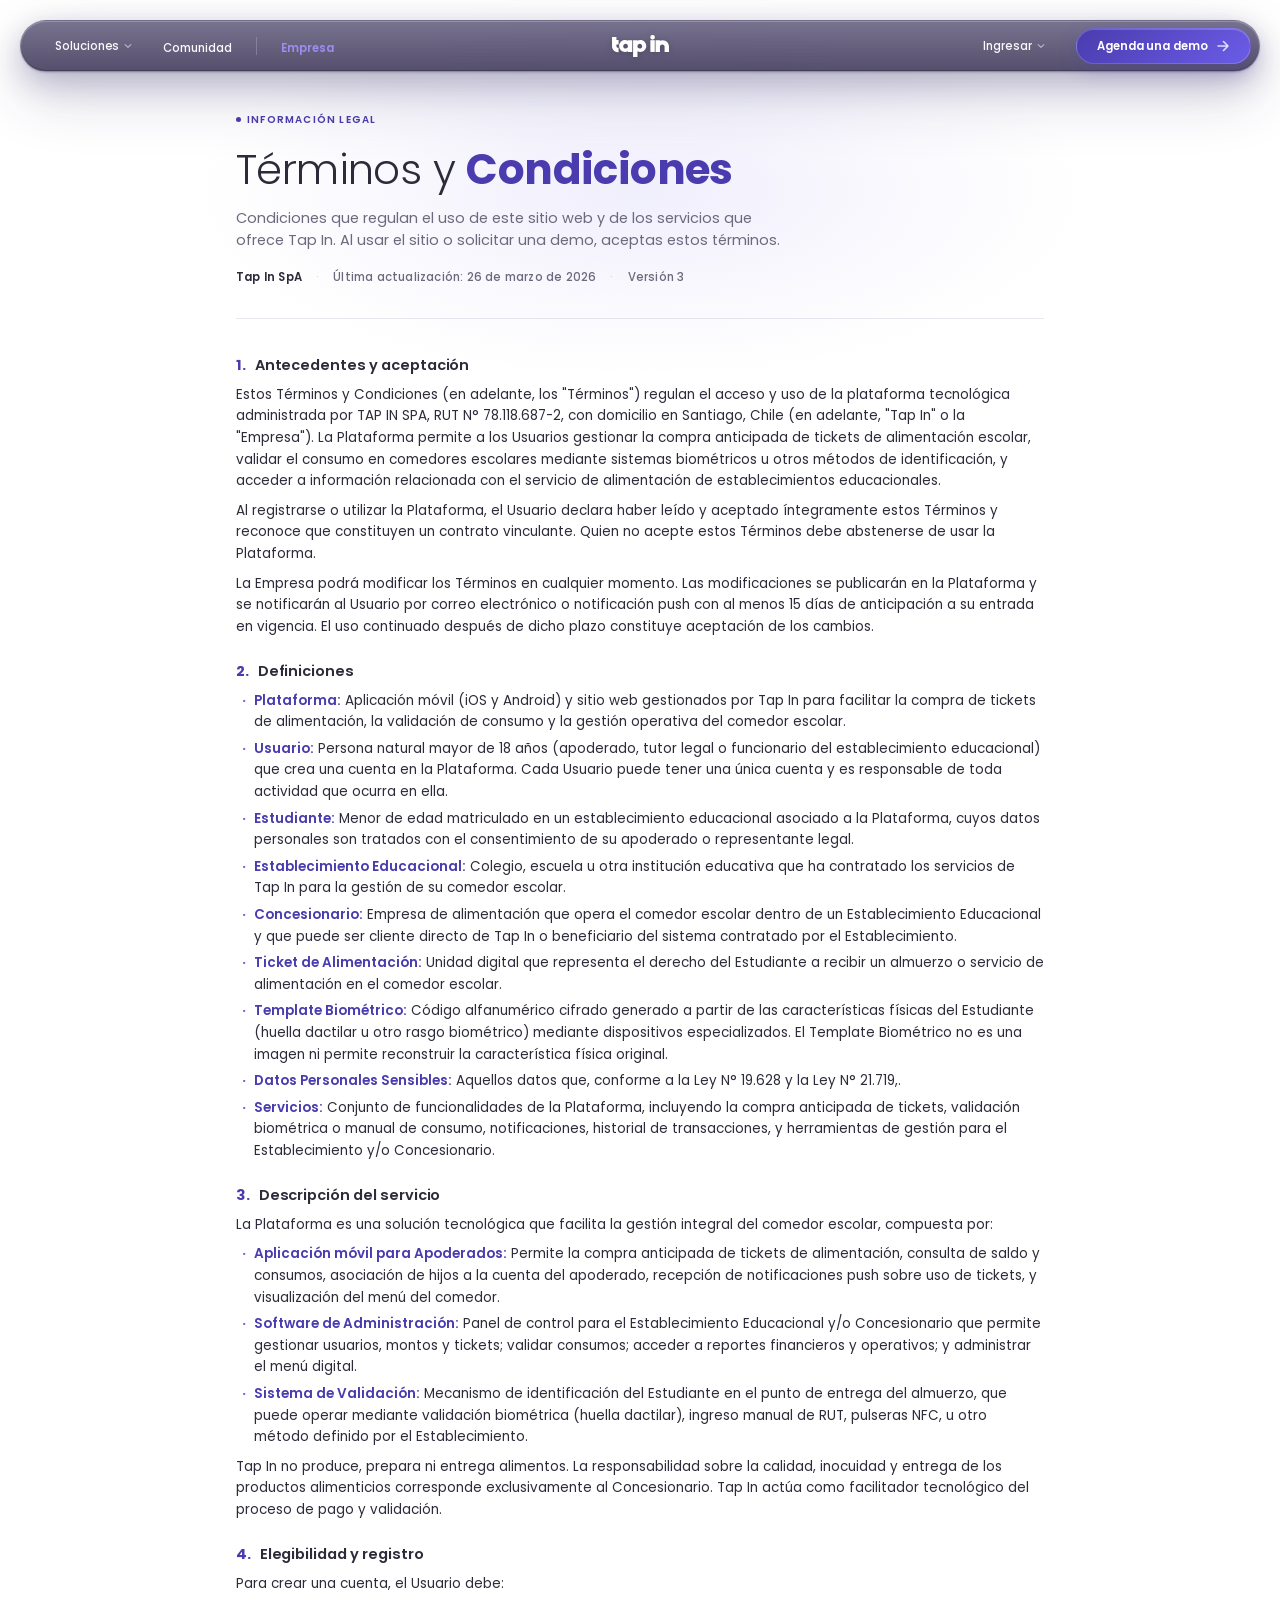
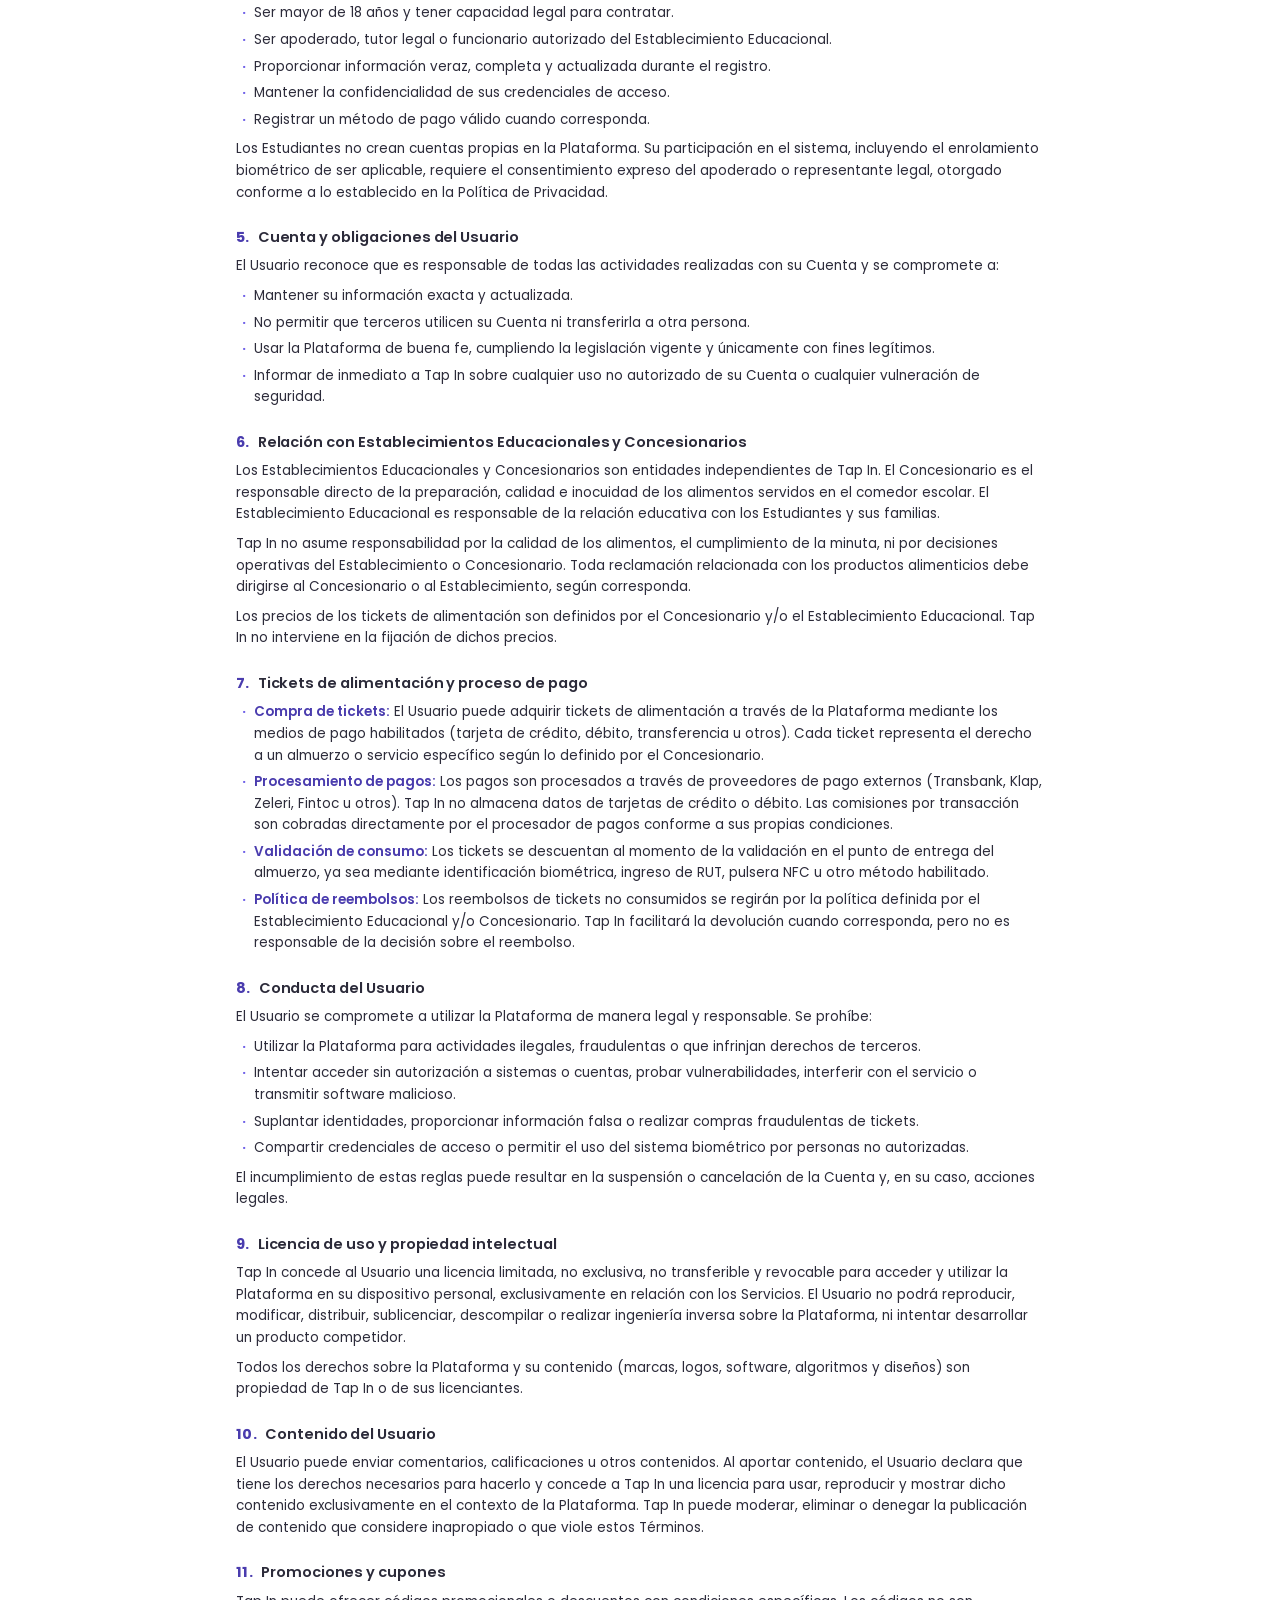
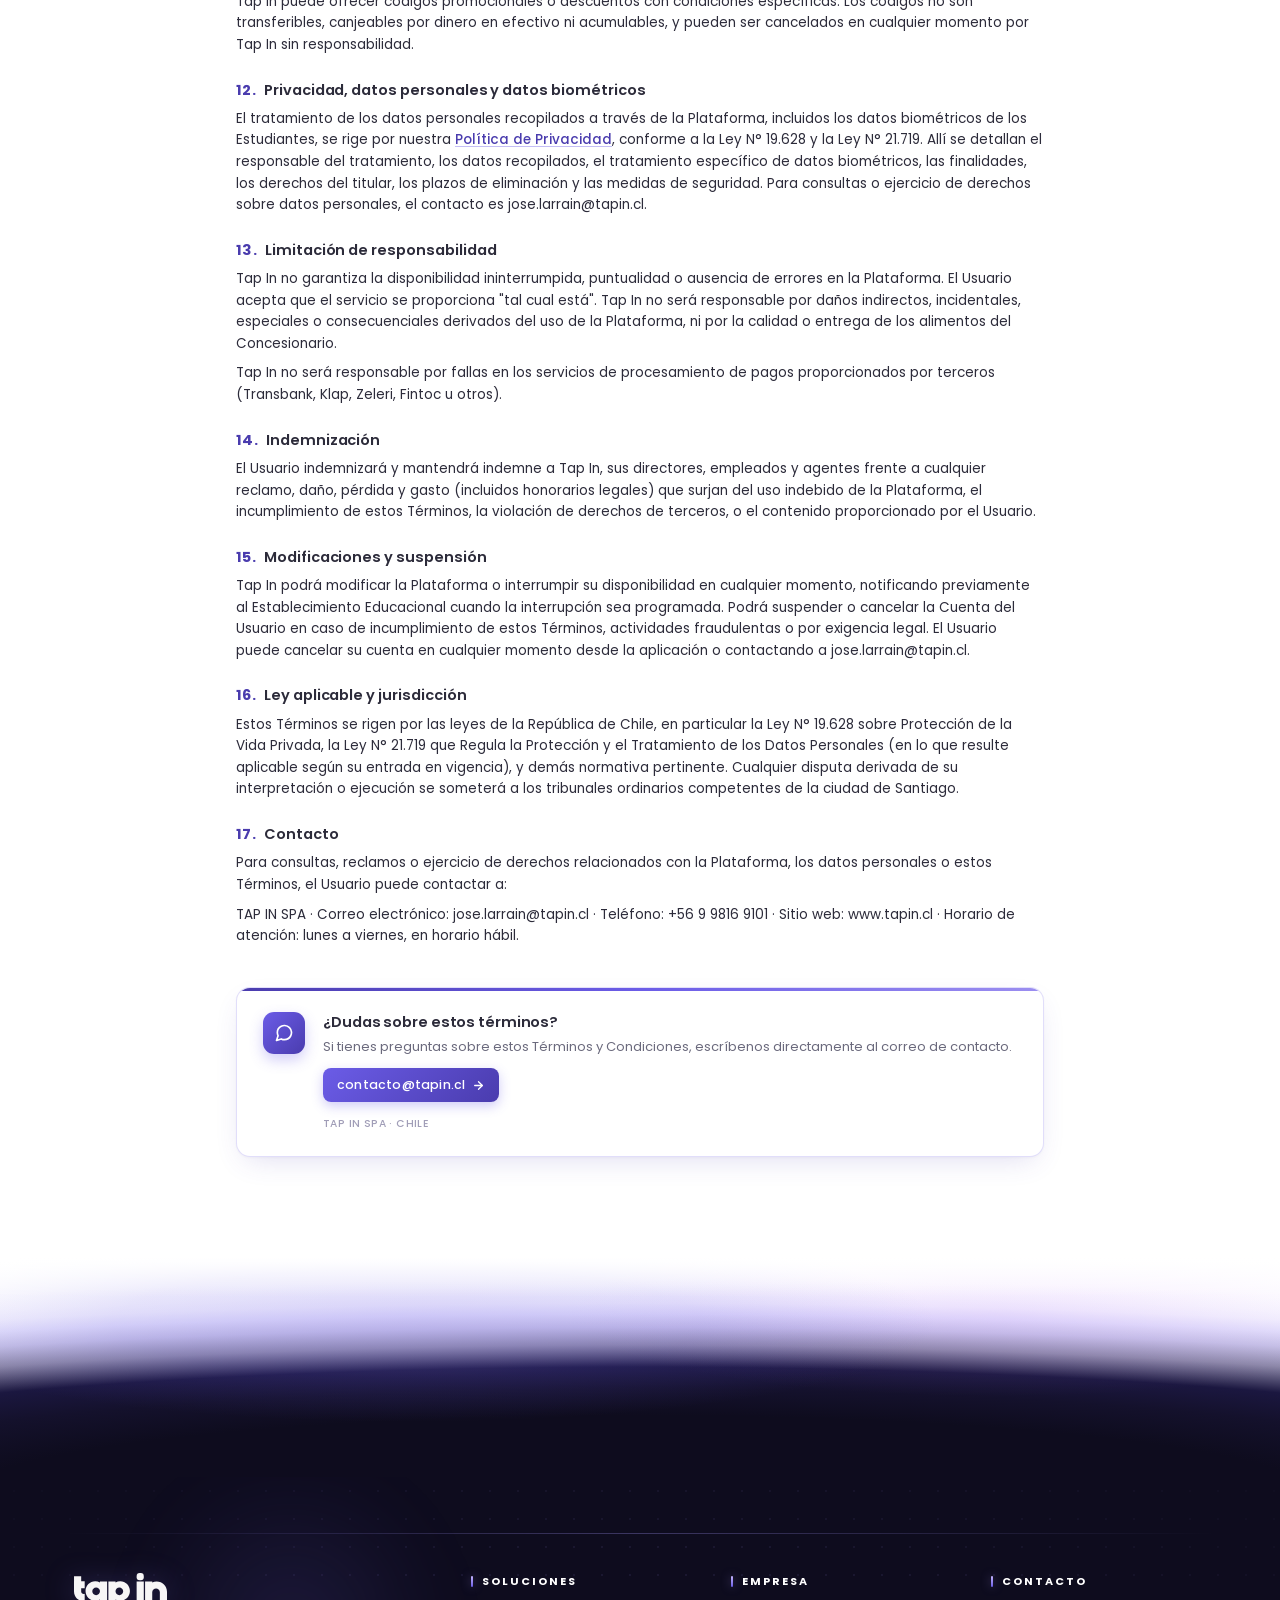
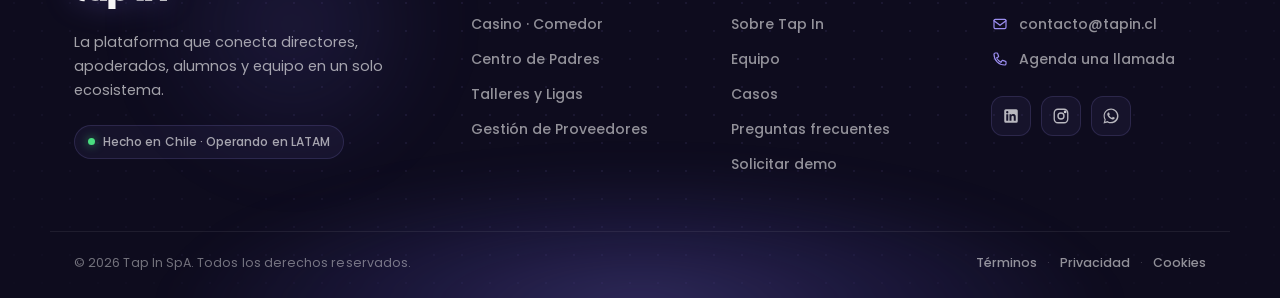
<file: terminos.html>
<!DOCTYPE html>
<html lang="es">
<head>
  <meta charset="UTF-8" />
  <meta name="viewport" content="width=device-width, initial-scale=1.0" />
  <meta name="theme-color" content="#F2F1F8" />
  <title>Términos y Condiciones — Tap In</title>
  <meta name="description" content="Términos y Condiciones de uso del sitio web y los servicios de Tap In SpA." />
  <link rel="preconnect" href="https://fonts.googleapis.com" />
  <link rel="preconnect" href="https://fonts.gstatic.com" crossorigin />
  <link href="https://fonts.googleapis.com/css2?family=Poppins:wght@300;400;500;600;700;800&display=swap" rel="stylesheet" />
  <link rel="stylesheet" href="css/styles.css?v=20260530c" />
  <style>
    /* ───────── Legal page · privacidad ─────────
       Tipografía sobria estilo documento legal. Single column · compacto. */

    .legal-shell{
      min-height:calc(100vh - 1px);
      /* padding-bottom 320 → matchea section-objeciones del home · deja
         espacio para el ::after de 220px (transición atmósferica) +
         ~100px de aire blanco arriba para que se sienta natural. */
      padding:104px 0 320px;
      position:relative;
      background:#FFFFFF;
    }

    /* Glow ambient muy sutil detrás del hero */
    .legal-shell::before{
      content:"";
      position:absolute;
      top:0; left:50%;
      width:900px;height:380px;
      background:radial-gradient(ellipse at center,
                  rgba(107,92,231,0.10) 0%,
                  rgba(107,92,231,0.04) 40%,
                  transparent 70%);
      transform:translateX(-50%);
      pointer-events:none;
      z-index:0;
    }

    /* Atmospheric transition white → dark (mirror del home section-objeciones::after)
       3 layers · white dissolve top + radial blooms morados + dark canvas desde abajo */
    .legal-shell::after{
      content:"";
      position:absolute;
      bottom:0; left:0; right:0;
      height:220px;
      background:
        /* White dissolve top · matchea el wrapper */
        linear-gradient(180deg,
          #FFFFFF 0%,
          rgba(255,255,255,0.92) 2%,
          rgba(255,255,255,0.55) 8%,
          transparent 18%,
          transparent 100%),
        /* Off-center bloom 1 (izq superior) */
        radial-gradient(ellipse 55% 60% at 32% 30%,
          rgba(155,142,240,0.30) 0%,
          rgba(107,92,231,0.14) 42%,
          transparent 75%),
        /* Off-center bloom 2 (der superior) */
        radial-gradient(ellipse 45% 50% at 78% 26%,
          rgba(192,132,252,0.16) 0%,
          transparent 75%),
        /* Dark canvas radial from below · termina en #0E0C1E sólido */
        radial-gradient(ellipse 140% 100% at 50% 110%,
          #0E0C1E 0%,
          #0E0C1E 38%,
          #14112C 50%,
          #1B1740 60%,
          rgba(45,37,96,0.55) 70%,
          rgba(74,60,174,0.32) 78%,
          rgba(107,92,231,0.20) 84%,
          rgba(155,142,240,0.12) 89%,
          rgba(155,142,240,0.06) 93%,
          rgba(155,142,240,0.02) 97%,
          transparent 100%);
      pointer-events:none;
      z-index:1;
    }

    .legal-container{
      max-width:880px;
      margin:0 auto;
      padding:0 36px;
      position:relative;
      z-index:2;
    }

    /* ─── Hero compacto ─── */
    .legal-hero{
      text-align:left;
      padding:0 0 32px;
      border-bottom:1px solid rgba(45,37,96,0.10);
      margin-bottom:36px;
      opacity:0;
      transform:translateY(10px);
      animation:legalFadeUp 620ms cubic-bezier(0.22, 1, 0.36, 1) forwards;
    }
    .legal-kicker{
      display:inline-flex;
      align-items:center;
      gap:6px;
      font-size:10px;
      font-weight:600;
      letter-spacing:1.2px;
      text-transform:uppercase;
      color:var(--c-main,#4A3CAE);
      margin-bottom:18px;
    }
    .legal-kicker::before{
      content:"";
      width:5px;height:5px;border-radius:50%;
      background:var(--c-main,#4A3CAE);
    }
    .legal-hero h1{
      font-size:clamp(30px, 4vw, 42px);
      font-weight:300;             /* "Política de" liviano */
      letter-spacing:-0.6px;
      line-height:1.12;
      color:var(--c-text,#2C2B3A);
      margin:0 0 14px;
    }
    .legal-hero h1 .hl{
      font-weight:700;             /* "Privacidad" con peso */
      color:var(--c-main,#4A3CAE);
    }
    .legal-hero-sub{
      font-size:14.5px;
      font-weight:400;
      line-height:1.55;
      color:var(--c-muted,#6B6A7D);
      max-width:560px;
      margin:0 0 18px;
    }
    .legal-hero-meta{
      display:flex;
      align-items:center;
      gap:14px;
      font-size:11.5px;
      font-weight:500;
      color:var(--c-muted,#6B6A7D);
      letter-spacing:0.2px;
    }
    .legal-hero-meta strong{
      color:var(--c-text,#2C2B3A);
      font-weight:600;
    }
    .legal-hero-meta span.sep{
      color:rgba(45,37,96,0.20);
    }

    /* ─── Contenido ─── */
    .legal-content{
      opacity:0;
      transform:translateY(10px);
      animation:legalFadeUp 620ms cubic-bezier(0.22, 1, 0.36, 1) 80ms forwards;
    }

    .legal-intro{
      font-size:13.5px;
      font-weight:400;
      line-height:1.6;
      color:var(--c-text,#2C2B3A);
      margin:0 0 28px;
      padding:14px 16px;
      background:rgba(107,92,231,0.05);
      border-left:2px solid var(--c-main,#4A3CAE);
      border-radius:0 6px 6px 0;
    }
    .legal-intro strong{ color:var(--c-main,#4A3CAE); font-weight:600; }

    .legal-section{
      scroll-margin-top:88px;
      margin-bottom:24px;
    }
    .legal-content h2{
      font-size:14.5px;
      font-weight:600;
      color:var(--c-text,#2C2B3A);
      letter-spacing:-0.05px;
      margin:0 0 8px;
      line-height:1.4;
    }
    .legal-num{
      display:inline;
      color:var(--c-main,#4A3CAE);
      font-weight:700;
      margin-right:8px;
      letter-spacing:0.3px;
    }
    .legal-content p{
      font-size:13.5px;
      font-weight:400;
      line-height:1.6;
      color:var(--c-text,#2C2B3A);
      margin:0 0 8px;
    }
    .legal-content p:last-child{ margin-bottom:0; }
    .legal-content ul{
      margin:6px 0 8px;
      padding-left:18px;
      list-style:none;
      font-size:13.5px;
      line-height:1.6;
      color:var(--c-text,#2C2B3A);
    }
    .legal-content ul li{
      position:relative;
      padding-left:0;
      margin-bottom:5px;
    }
    .legal-content ul li::before{
      content:"·";
      position:absolute;
      left:-12px; top:0;
      font-weight:700;
      color:var(--c-mid,#6B5CE7);
    }
    .legal-content ul li strong{ color:var(--c-main,#4A3CAE); font-weight:600; }
    .legal-content a{
      color:var(--c-main,#4A3CAE);
      text-decoration:underline;
      text-decoration-thickness:1px;
      text-underline-offset:2px;
      text-decoration-color:rgba(107,92,231,0.40);
      font-weight:500;
      transition:color 200ms ease-out, text-decoration-color 200ms ease-out;
    }
    .legal-content a:hover{
      color:var(--c-mid,#6B5CE7);
      text-decoration-color:var(--c-mid,#6B5CE7);
    }

    /* ─── Callouts (info / warning) ─── */
    .legal-callout{
      display:flex;
      gap:9px;
      align-items:flex-start;
      padding:10px 12px;
      margin:10px 0 4px;
      background:rgba(34,164,89,0.05);
      border:1px solid rgba(34,164,89,0.18);
      border-radius:6px;
      font-size:12.5px;
      font-weight:400;
      line-height:1.5;
      color:var(--c-text,#2C2B3A);
    }
    .legal-callout-icon{
      width:16px;height:16px;border-radius:50%;
      background:#22A459;
      color:#FFFFFF;
      display:flex;align-items:center;justify-content:center;
      flex-shrink:0;
      margin-top:1px;
    }
    .legal-callout-icon svg{ width:9px; height:9px; }
    .legal-callout strong{ color:#1A8A49; font-weight:600; }

    .legal-callout--warning{
      background:rgba(232,155,47,0.06);
      border-color:rgba(232,155,47,0.24);
    }
    .legal-callout--warning .legal-callout-icon{ background:#E89B2F; }
    .legal-callout--warning strong{ color:#B87718; font-weight:600; }

    /* ─── Contact box final · refinado ─── */
    .legal-contact-box{
      margin-top:40px;
      padding:24px 26px;
      background:#FFFFFF;
      border:1px solid rgba(107,92,231,0.20);
      border-radius:14px;
      position:relative;
      overflow:hidden;
      box-shadow:0 10px 30px -10px rgba(74,60,174,0.20),
                 0 1px 3px rgba(45,37,96,0.04);
    }
    .legal-contact-box::before{
      content:"";
      position:absolute;
      top:0; left:0; right:0;
      height:3px;
      background:linear-gradient(90deg, var(--c-main,#4A3CAE) 0%, var(--c-mid,#6B5CE7) 50%, var(--c-light,#9B8EF0) 100%);
    }
    .legal-contact-inner{
      display:flex;
      gap:18px;
      align-items:flex-start;
    }
    .legal-contact-icon{
      width:42px;height:42px;border-radius:11px;
      background:linear-gradient(135deg, var(--c-mid,#6B5CE7), var(--c-main,#4A3CAE));
      color:#FFFFFF;
      display:flex;align-items:center;justify-content:center;
      flex-shrink:0;
      box-shadow:0 6px 14px rgba(107,92,231,0.30);
    }
    .legal-contact-icon svg{ width:20px; height:20px; }
    .legal-contact-text{ flex:1; min-width:0; }
    .legal-contact-text h3{
      font-size:14.5px;
      font-weight:600;
      color:var(--c-text,#2C2B3A);
      margin:0 0 4px;
      letter-spacing:-0.1px;
    }
    .legal-contact-text p{
      font-size:13px;
      font-weight:400;
      color:var(--c-muted,#6B6A7D);
      margin:0 0 12px;
      line-height:1.5;
    }
    .legal-contact-cta{
      display:inline-flex;
      align-items:center;
      gap:7px;
      padding:8px 14px;
      background:linear-gradient(135deg, var(--c-mid,#6B5CE7), var(--c-main,#4A3CAE));
      color:#FFFFFF !important;
      border:none;
      border-radius:8px;
      font-family:'Poppins',sans-serif;
      font-size:12.5px;
      font-weight:600;
      letter-spacing:0.2px;
      text-decoration:none !important;
      box-shadow:0 4px 12px rgba(107,92,231,0.32);
      transition:transform 220ms cubic-bezier(0.34, 1.56, 0.64, 1), box-shadow 220ms ease-out;
    }
    .legal-contact-cta:hover{
      transform:translateY(-1px);
      box-shadow:0 7px 18px rgba(107,92,231,0.42);
    }
    .legal-contact-cta svg{ width:13px; height:13px; }
    .legal-contact-fineprint{
      font-size:10.5px !important;
      font-weight:500 !important;
      color:rgba(45,37,96,0.45) !important;
      letter-spacing:0.4px;
      text-transform:uppercase;
      margin:14px 0 0 !important;
    }

    @keyframes legalFadeUp{
      to{ opacity:1; transform:translateY(0); }
    }

    /* ─── Mobile ─── */
    @media (max-width: 600px){
      .legal-shell{ padding-top:88px; }
      .legal-container{ padding:0 22px; }
      .legal-hero{ padding-bottom:24px; margin-bottom:28px; }
      .legal-hero-meta{ flex-wrap:wrap; gap:8px; }
      .legal-contact-inner{ flex-direction:column; gap:14px; }
    }

    @media (prefers-reduced-motion: reduce){
      .legal-hero, .legal-content{
        opacity:1;
        transform:none;
        animation:none;
      }
    }
  </style>
</head>
<body>

  <!-- NAVBAR -->
  <div class="nav-shield" aria-hidden="true"></div>
  <nav class="navbar" id="navbar">
    <div class="nav-inner">
      <span class="nav-glass-sheen" aria-hidden="true"></span>
      <span class="nav-glass-grain" aria-hidden="true"></span>
      <a href="index.html" class="nav-logo" aria-label="Tap In — inicio">
        <span class="nav-wordmark" role="img" aria-label="tap in"></span>
      </a>
      <ul class="nav-links">
        <li class="nav-li nav-li--has-dd">
          <button type="button" class="nav-link nav-link--toggle" aria-haspopup="true" aria-expanded="false" id="navSolucionesTrigger">
            <span>Soluciones</span>
            <svg class="nav-chev" width="10" height="10" viewBox="0 0 14 14" fill="none" aria-hidden="true"><path d="M3 5l4 4 4-4" stroke="currentColor" stroke-width="1.6" stroke-linecap="round" stroke-linejoin="round"/></svg>
          </button>
          <div class="nav-dropdown" role="menu" aria-labelledby="navSolucionesTrigger">
            <a class="nav-dd-item" href="comedor-escolar.html" role="menuitem">Comedor Escolar</a>
            <a class="nav-dd-item" href="centro-de-padres.html" role="menuitem">Centro de Padres</a>
            <a class="nav-dd-item" href="gestion-de-proveedores.html" role="menuitem">Gestión de Proveedores</a>
            <a class="nav-dd-item" href="ligas-y-talleres.html" role="menuitem">Talleres y Ligas</a>
          </div>
        </li>
        <li class="nav-li"><a href="index.html#colegios" class="nav-link">Comunidad</a></li>
        <li class="nav-li nav-li--divider" aria-hidden="true"></li>
        <li class="nav-li nav-li--empresa"><a href="empresa.html" class="nav-link">Empresa</a></li>
        <li class="btn-nav-mobile-wrap"><a href="index.html#contacto" class="btn-nav-mobile">Agenda una demo</a></li>
      </ul>
      <div class="nav-cta-group">
        <div class="nav-li nav-li--has-dd nav-cta-ingresar">
          <button type="button" class="nav-link nav-link--toggle" id="navIngresarTrigger" aria-haspopup="true" aria-expanded="false">
            <span>Ingresar</span>
            <svg class="nav-chev" width="10" height="10" viewBox="0 0 14 14" fill="none" aria-hidden="true"><path d="M3 5l4 4 4-4" stroke="currentColor" stroke-width="1.6" stroke-linecap="round" stroke-linejoin="round"/></svg>
          </button>
          <div class="nav-dropdown" role="menu" aria-labelledby="navIngresarTrigger">
            <a class="nav-dd-item" href="https://colegios.tapin.cl/admin/login" target="_blank" rel="noopener" role="menuitem">Portal Administrativo</a>
            <a class="nav-dd-item" href="https://colegios.tapin.cl/" target="_blank" rel="noopener" role="menuitem">Ingresa como Apoderado</a>
          </div>
        </div>
        <a href="index.html#contacto" class="btn-nav">
          <span>Agenda una demo</span>
          <svg class="btn-nav-arrow" width="14" height="14" viewBox="0 0 14 14" fill="none" xmlns="http://www.w3.org/2000/svg">
            <path d="M2 7H12M12 7L7.5 2.5M12 7L7.5 11.5" stroke="currentColor" stroke-width="1.6" stroke-linecap="round" stroke-linejoin="round"/>
          </svg>
        </a>
      </div>
      <button class="nav-toggle" id="navToggle" aria-label="Menú">
        <span></span><span></span><span></span>
      </button>
    </div>
  </nav>

  <main class="legal-shell">
    <div class="legal-container">

      <header class="legal-hero">
        <span class="legal-kicker">Información legal</span>
        <h1>Términos y <span class="hl">Condiciones</span></h1>
        <p class="legal-hero-sub">
          Condiciones que regulan el uso de este sitio web y de los servicios que ofrece Tap In. Al usar el sitio o solicitar una demo, aceptas estos términos.
        </p>
        <div class="legal-hero-meta">
          <strong>Tap In SpA</strong>
          <span class="sep" aria-hidden="true">·</span>
          <span>Última actualización: 26 de marzo de 2026</span>
          <span class="sep" aria-hidden="true">·</span>
          <span>Versión 3</span>
        </div>
      </header>

      <article class="legal-content">

        <section class="legal-section" id="sec-1">
          <h2><span class="legal-num">1.</span>Antecedentes y aceptación</h2>
          <p>Estos Términos y Condiciones (en adelante, los "Términos") regulan el acceso y uso de la plataforma tecnológica administrada por TAP IN SPA, RUT N° 78.118.687-2, con domicilio en Santiago, Chile (en adelante, "Tap In" o la "Empresa"). La Plataforma permite a los Usuarios gestionar la compra anticipada de tickets de alimentación escolar, validar el consumo en comedores escolares mediante sistemas biométricos u otros métodos de identificación, y acceder a información relacionada con el servicio de alimentación de establecimientos educacionales.</p>
          <p>Al registrarse o utilizar la Plataforma, el Usuario declara haber leído y aceptado íntegramente estos Términos y reconoce que constituyen un contrato vinculante. Quien no acepte estos Términos debe abstenerse de usar la Plataforma.</p>
          <p>La Empresa podrá modificar los Términos en cualquier momento. Las modificaciones se publicarán en la Plataforma y se notificarán al Usuario por correo electrónico o notificación push con al menos 15 días de anticipación a su entrada en vigencia. El uso continuado después de dicho plazo constituye aceptación de los cambios.</p>
        </section>

        <section class="legal-section" id="sec-2">
          <h2><span class="legal-num">2.</span>Definiciones</h2>
          <ul>
            <li><strong>Plataforma:</strong> Aplicación móvil (iOS y Android) y sitio web gestionados por Tap In para facilitar la compra de tickets de alimentación, la validación de consumo y la gestión operativa del comedor escolar.</li>
            <li><strong>Usuario:</strong> Persona natural mayor de 18 años (apoderado, tutor legal o funcionario del establecimiento educacional) que crea una cuenta en la Plataforma. Cada Usuario puede tener una única cuenta y es responsable de toda actividad que ocurra en ella.</li>
            <li><strong>Estudiante:</strong> Menor de edad matriculado en un establecimiento educacional asociado a la Plataforma, cuyos datos personales son tratados con el consentimiento de su apoderado o representante legal.</li>
            <li><strong>Establecimiento Educacional:</strong> Colegio, escuela u otra institución educativa que ha contratado los servicios de Tap In para la gestión de su comedor escolar.</li>
            <li><strong>Concesionario:</strong> Empresa de alimentación que opera el comedor escolar dentro de un Establecimiento Educacional y que puede ser cliente directo de Tap In o beneficiario del sistema contratado por el Establecimiento.</li>
            <li><strong>Ticket de Alimentación:</strong> Unidad digital que representa el derecho del Estudiante a recibir un almuerzo o servicio de alimentación en el comedor escolar.</li>
            <li><strong>Template Biométrico:</strong> Código alfanumérico cifrado generado a partir de las características físicas del Estudiante (huella dactilar u otro rasgo biométrico) mediante dispositivos especializados. El Template Biométrico no es una imagen ni permite reconstruir la característica física original.</li>
            <li><strong>Datos Personales Sensibles:</strong> Aquellos datos que, conforme a la Ley N° 19.628 y la Ley N° 21.719,.</li>
            <li><strong>Servicios:</strong> Conjunto de funcionalidades de la Plataforma, incluyendo la compra anticipada de tickets, validación biométrica o manual de consumo, notificaciones, historial de transacciones, y herramientas de gestión para el Establecimiento y/o Concesionario.</li>
          </ul>
        </section>

        <section class="legal-section" id="sec-3">
          <h2><span class="legal-num">3.</span>Descripción del servicio</h2>
          <p>La Plataforma es una solución tecnológica que facilita la gestión integral del comedor escolar, compuesta por:</p>
          <ul>
            <li><strong>Aplicación móvil para Apoderados:</strong> Permite la compra anticipada de tickets de alimentación, consulta de saldo y consumos, asociación de hijos a la cuenta del apoderado, recepción de notificaciones push sobre uso de tickets, y visualización del menú del comedor.</li>
            <li><strong>Software de Administración:</strong> Panel de control para el Establecimiento Educacional y/o Concesionario que permite gestionar usuarios, montos y tickets; validar consumos; acceder a reportes financieros y operativos; y administrar el menú digital.</li>
            <li><strong>Sistema de Validación:</strong> Mecanismo de identificación del Estudiante en el punto de entrega del almuerzo, que puede operar mediante validación biométrica (huella dactilar), ingreso manual de RUT, pulseras NFC, u otro método definido por el Establecimiento.</li>
          </ul>
          <p>Tap In no produce, prepara ni entrega alimentos. La responsabilidad sobre la calidad, inocuidad y entrega de los productos alimenticios corresponde exclusivamente al Concesionario. Tap In actúa como facilitador tecnológico del proceso de pago y validación.</p>
        </section>

        <section class="legal-section" id="sec-4">
          <h2><span class="legal-num">4.</span>Elegibilidad y registro</h2>
          <p>Para crear una cuenta, el Usuario debe:</p>
          <ul>
            <li>Ser mayor de 18 años y tener capacidad legal para contratar.</li>
            <li>Ser apoderado, tutor legal o funcionario autorizado del Establecimiento Educacional.</li>
            <li>Proporcionar información veraz, completa y actualizada durante el registro.</li>
            <li>Mantener la confidencialidad de sus credenciales de acceso.</li>
            <li>Registrar un método de pago válido cuando corresponda.</li>
          </ul>
          <p>Los Estudiantes no crean cuentas propias en la Plataforma. Su participación en el sistema, incluyendo el enrolamiento biométrico de ser aplicable, requiere el consentimiento expreso del apoderado o representante legal, otorgado conforme a lo establecido en la Política de Privacidad.</p>
        </section>

        <section class="legal-section" id="sec-5">
          <h2><span class="legal-num">5.</span>Cuenta y obligaciones del Usuario</h2>
          <p>El Usuario reconoce que es responsable de todas las actividades realizadas con su Cuenta y se compromete a:</p>
          <ul>
            <li>Mantener su información exacta y actualizada.</li>
            <li>No permitir que terceros utilicen su Cuenta ni transferirla a otra persona.</li>
            <li>Usar la Plataforma de buena fe, cumpliendo la legislación vigente y únicamente con fines legítimos.</li>
            <li>Informar de inmediato a Tap In sobre cualquier uso no autorizado de su Cuenta o cualquier vulneración de seguridad.</li>
          </ul>
        </section>

        <section class="legal-section" id="sec-6">
          <h2><span class="legal-num">6.</span>Relación con Establecimientos Educacionales y Concesionarios</h2>
          <p>Los Establecimientos Educacionales y Concesionarios son entidades independientes de Tap In. El Concesionario es el responsable directo de la preparación, calidad e inocuidad de los alimentos servidos en el comedor escolar. El Establecimiento Educacional es responsable de la relación educativa con los Estudiantes y sus familias.</p>
          <p>Tap In no asume responsabilidad por la calidad de los alimentos, el cumplimiento de la minuta, ni por decisiones operativas del Establecimiento o Concesionario. Toda reclamación relacionada con los productos alimenticios debe dirigirse al Concesionario o al Establecimiento, según corresponda.</p>
          <p>Los precios de los tickets de alimentación son definidos por el Concesionario y/o el Establecimiento Educacional. Tap In no interviene en la fijación de dichos precios.</p>
        </section>

        <section class="legal-section" id="sec-7">
          <h2><span class="legal-num">7.</span>Tickets de alimentación y proceso de pago</h2>
          <ul>
            <li><strong>Compra de tickets:</strong> El Usuario puede adquirir tickets de alimentación a través de la Plataforma mediante los medios de pago habilitados (tarjeta de crédito, débito, transferencia u otros). Cada ticket representa el derecho a un almuerzo o servicio específico según lo definido por el Concesionario.</li>
            <li><strong>Procesamiento de pagos:</strong> Los pagos son procesados a través de proveedores de pago externos (Transbank, Klap, Zeleri, Fintoc u otros). Tap In no almacena datos de tarjetas de crédito o débito. Las comisiones por transacción son cobradas directamente por el procesador de pagos conforme a sus propias condiciones.</li>
            <li><strong>Validación de consumo:</strong> Los tickets se descuentan al momento de la validación en el punto de entrega del almuerzo, ya sea mediante identificación biométrica, ingreso de RUT, pulsera NFC u otro método habilitado.</li>
            <li><strong>Política de reembolsos:</strong> Los reembolsos de tickets no consumidos se regirán por la política definida por el Establecimiento Educacional y/o Concesionario. Tap In facilitará la devolución cuando corresponda, pero no es responsable de la decisión sobre el reembolso.</li>
          </ul>
        </section>

        <section class="legal-section" id="sec-8">
          <h2><span class="legal-num">8.</span>Conducta del Usuario</h2>
          <p>El Usuario se compromete a utilizar la Plataforma de manera legal y responsable. Se prohíbe:</p>
          <ul>
            <li>Utilizar la Plataforma para actividades ilegales, fraudulentas o que infrinjan derechos de terceros.</li>
            <li>Intentar acceder sin autorización a sistemas o cuentas, probar vulnerabilidades, interferir con el servicio o transmitir software malicioso.</li>
            <li>Suplantar identidades, proporcionar información falsa o realizar compras fraudulentas de tickets.</li>
            <li>Compartir credenciales de acceso o permitir el uso del sistema biométrico por personas no autorizadas.</li>
          </ul>
          <p>El incumplimiento de estas reglas puede resultar en la suspensión o cancelación de la Cuenta y, en su caso, acciones legales.</p>
        </section>

        <section class="legal-section" id="sec-9">
          <h2><span class="legal-num">9.</span>Licencia de uso y propiedad intelectual</h2>
          <p>Tap In concede al Usuario una licencia limitada, no exclusiva, no transferible y revocable para acceder y utilizar la Plataforma en su dispositivo personal, exclusivamente en relación con los Servicios. El Usuario no podrá reproducir, modificar, distribuir, sublicenciar, descompilar o realizar ingeniería inversa sobre la Plataforma, ni intentar desarrollar un producto competidor.</p>
          <p>Todos los derechos sobre la Plataforma y su contenido (marcas, logos, software, algoritmos y diseños) son propiedad de Tap In o de sus licenciantes.</p>
        </section>

        <section class="legal-section" id="sec-10">
          <h2><span class="legal-num">10.</span>Contenido del Usuario</h2>
          <p>El Usuario puede enviar comentarios, calificaciones u otros contenidos. Al aportar contenido, el Usuario declara que tiene los derechos necesarios para hacerlo y concede a Tap In una licencia para usar, reproducir y mostrar dicho contenido exclusivamente en el contexto de la Plataforma. Tap In puede moderar, eliminar o denegar la publicación de contenido que considere inapropiado o que viole estos Términos.</p>
        </section>

        <section class="legal-section" id="sec-11">
          <h2><span class="legal-num">11.</span>Promociones y cupones</h2>
          <p>Tap In puede ofrecer códigos promocionales o descuentos con condiciones específicas. Los códigos no son transferibles, canjeables por dinero en efectivo ni acumulables, y pueden ser cancelados en cualquier momento por Tap In sin responsabilidad.</p>
        </section>

        <section class="legal-section" id="sec-12">
          <h2><span class="legal-num">12.</span>Privacidad, datos personales y datos biométricos</h2>
          <p>El tratamiento de los datos personales recopilados a través de la Plataforma, incluidos los datos biométricos de los Estudiantes, se rige por nuestra <a href="privacidad.html">Política de Privacidad</a>, conforme a la Ley N° 19.628 y la Ley N° 21.719. Allí se detallan el responsable del tratamiento, los datos recopilados, el tratamiento específico de datos biométricos, las finalidades, los derechos del titular, los plazos de eliminación y las medidas de seguridad. Para consultas o ejercicio de derechos sobre datos personales, el contacto es jose.larrain@tapin.cl.</p>
        </section>

        <section class="legal-section" id="sec-13">
          <h2><span class="legal-num">13.</span>Limitación de responsabilidad</h2>
          <p>Tap In no garantiza la disponibilidad ininterrumpida, puntualidad o ausencia de errores en la Plataforma. El Usuario acepta que el servicio se proporciona "tal cual está". Tap In no será responsable por daños indirectos, incidentales, especiales o consecuenciales derivados del uso de la Plataforma, ni por la calidad o entrega de los alimentos del Concesionario.</p>
          <p>Tap In no será responsable por fallas en los servicios de procesamiento de pagos proporcionados por terceros (Transbank, Klap, Zeleri, Fintoc u otros).</p>
        </section>

        <section class="legal-section" id="sec-14">
          <h2><span class="legal-num">14.</span>Indemnización</h2>
          <p>El Usuario indemnizará y mantendrá indemne a Tap In, sus directores, empleados y agentes frente a cualquier reclamo, daño, pérdida y gasto (incluidos honorarios legales) que surjan del uso indebido de la Plataforma, el incumplimiento de estos Términos, la violación de derechos de terceros, o el contenido proporcionado por el Usuario.</p>
        </section>

        <section class="legal-section" id="sec-15">
          <h2><span class="legal-num">15.</span>Modificaciones y suspensión</h2>
          <p>Tap In podrá modificar la Plataforma o interrumpir su disponibilidad en cualquier momento, notificando previamente al Establecimiento Educacional cuando la interrupción sea programada. Podrá suspender o cancelar la Cuenta del Usuario en caso de incumplimiento de estos Términos, actividades fraudulentas o por exigencia legal. El Usuario puede cancelar su cuenta en cualquier momento desde la aplicación o contactando a jose.larrain@tapin.cl.</p>
        </section>

        <section class="legal-section" id="sec-16">
          <h2><span class="legal-num">16.</span>Ley aplicable y jurisdicción</h2>
          <p>Estos Términos se rigen por las leyes de la República de Chile, en particular la Ley N° 19.628 sobre Protección de la Vida Privada, la Ley N° 21.719 que Regula la Protección y el Tratamiento de los Datos Personales (en lo que resulte aplicable según su entrada en vigencia), y demás normativa pertinente. Cualquier disputa derivada de su interpretación o ejecución se someterá a los tribunales ordinarios competentes de la ciudad de Santiago.</p>
        </section>

        <section class="legal-section" id="sec-17">
          <h2><span class="legal-num">17.</span>Contacto</h2>
          <p>Para consultas, reclamos o ejercicio de derechos relacionados con la Plataforma, los datos personales o estos Términos, el Usuario puede contactar a:</p>
          <p>TAP IN SPA · Correo electrónico: jose.larrain@tapin.cl · Teléfono: +56 9 9816 9101 · Sitio web: www.tapin.cl · Horario de atención: lunes a viernes, en horario hábil.</p>
        </section>

        <div class="legal-contact-box">
          <div class="legal-contact-inner">
            <div class="legal-contact-icon" aria-hidden="true">
              <svg viewBox="0 0 24 24" fill="none" stroke="currentColor" stroke-width="2" stroke-linecap="round" stroke-linejoin="round">
                <path d="M21 11.5a8.38 8.38 0 0 1-.9 3.8 8.5 8.5 0 0 1-7.6 4.7 8.38 8.38 0 0 1-3.8-.9L3 21l1.9-5.7a8.38 8.38 0 0 1-.9-3.8 8.5 8.5 0 0 1 4.7-7.6 8.38 8.38 0 0 1 3.8-.9h.5a8.48 8.48 0 0 1 8 8v.5z"/>
              </svg>
            </div>
            <div class="legal-contact-text">
              <h3>¿Dudas sobre estos términos?</h3>
              <p>Si tienes preguntas sobre estos Términos y Condiciones, escríbenos directamente al correo de contacto.</p>
              <a class="legal-contact-cta" href="mailto:contacto@tapin.cl">
                contacto@tapin.cl
                <svg viewBox="0 0 24 24" fill="none" stroke="currentColor" stroke-width="2.4" stroke-linecap="round" stroke-linejoin="round">
                  <line x1="5" y1="12" x2="19" y2="12"/>
                  <polyline points="12 5 19 12 12 19"/>
                </svg>
              </a>
              <p class="legal-contact-fineprint">Tap In SpA · Chile</p>
            </div>
          </div>
        </div>

      </article>

    </div>
  </main>

  <!-- bg-dark-stack wrapper · paints the dark canvas continuously across
       el footer (mismo patrón que index.html) → footer dark identico al home -->
  <div class="bg-dark-stack">
  <footer class="footer" data-nav-theme="dark">
    <div class="footer-bg" aria-hidden="true">
      <div class="footer-dots"></div>
      <div class="footer-divider"></div>
      <div class="footer-beam"></div>
      <div class="footer-horizon"></div>
    </div>

    <div class="container footer-inner">
      <div class="footer-col footer-col--brand">
        <span class="footer-brand" aria-label="Tap In">
          <img src="img/wordmark_tapin.svg" alt="tap in" class="footer-wordmark" />
        </span>
        <p class="footer-tagline">La plataforma que conecta directores, apoderados, alumnos y equipo en un solo ecosistema.</p>
        <div class="footer-locale"><span class="locale-dot" aria-hidden="true"></span> Hecho en Chile · Operando en LATAM</div>
      </div>

      <div class="footer-col">
        <h3 class="footer-heading"><span class="heading-accent" aria-hidden="true"></span>Soluciones</h3>
        <a class="footer-link" href="comedor-escolar.html">Casino · Comedor</a>
        <a class="footer-link" href="centro-de-padres.html">Centro de Padres</a>
        <a class="footer-link" href="ligas-y-talleres.html">Talleres y Ligas</a>
        <a class="footer-link" href="gestion-de-proveedores.html">Gestión de Proveedores</a>
      </div>

      <div class="footer-col">
        <h3 class="footer-heading"><span class="heading-accent" aria-hidden="true"></span>Empresa</h3>
        <a class="footer-link" href="empresa.html">Sobre Tap In</a>
        <a class="footer-link" href="empresa.html#equipo">Equipo</a>
        <a class="footer-link" href="index.html#colegios">Casos</a>
        <a class="footer-link" href="index.html#objeciones">Preguntas frecuentes</a>
        <a class="footer-link" href="index.html#contacto">Solicitar demo</a>
      </div>

      <div class="footer-col">
        <h3 class="footer-heading"><span class="heading-accent" aria-hidden="true"></span>Contacto</h3>
        <a class="footer-link footer-link--icon footer-link--mail" href="mailto:contacto@tapin.cl">
          <span class="contact-icon" aria-hidden="true">
            <svg class="mail-envelope" viewBox="0 0 24 24" fill="none" stroke="currentColor" stroke-width="1.8" stroke-linecap="round" stroke-linejoin="round">
              <rect x="3" y="5" width="18" height="14" rx="2"/>
              <path d="M3 7l9 7 9-7"/>
            </svg>
            <svg class="mail-plane" viewBox="0 0 24 24" fill="none" stroke="currentColor" stroke-width="1.7" stroke-linecap="round" stroke-linejoin="round">
              <path d="M21.5 2.5L11.5 12.5"/>
              <path d="M21.5 2.5L15 21L11.5 12.5L3 8.5L21.5 2.5Z"/>
            </svg>
            <svg class="mail-trail" viewBox="0 0 24 24" fill="none" stroke="currentColor" stroke-width="1.4" stroke-linecap="round" stroke-linejoin="round">
              <path d="M2 18 Q 7 14, 12 12"/>
            </svg>
          </span>
          <span>contacto@tapin.cl</span>
        </a>
        <a class="footer-link footer-link--icon footer-link--call" href="index.html#contacto">
          <span class="contact-icon" aria-hidden="true">
            <span class="call-pulse" aria-hidden="true"></span>
            <svg class="call-svg" viewBox="0 0 24 24" fill="none" stroke="currentColor" stroke-width="1.8" stroke-linecap="round" stroke-linejoin="round"><path d="M3 5a2 2 0 0 1 2-2h2.5a1 1 0 0 1 .96.71l1.4 4.21a1 1 0 0 1-.5 1.21l-2.36 1.18a13 13 0 0 0 6.69 6.69l1.18-2.36a1 1 0 0 1 1.21-.5l4.21 1.4a1 1 0 0 1 .71.96V19a2 2 0 0 1-2 2A16 16 0 0 1 3 5z"/></svg>
          </span>
          Agenda una llamada
        </a>
        <div class="footer-socials">
          <a class="social-btn" href="https://www.linkedin.com/company/tap-in-cl/" target="_blank" rel="noopener noreferrer" aria-label="LinkedIn">
            <svg viewBox="0 0 24 24" fill="currentColor" aria-hidden="true"><path d="M19 3H5a2 2 0 0 0-2 2v14a2 2 0 0 0 2 2h14a2 2 0 0 0 2-2V5a2 2 0 0 0-2-2zM8.34 18.34H5.67V9.67h2.67v8.67zM7 8.5a1.55 1.55 0 1 1 0-3.1 1.55 1.55 0 0 1 0 3.1zm11.34 9.84h-2.67v-4.21c0-1-.02-2.3-1.4-2.3-1.41 0-1.62 1.1-1.62 2.23v4.28H10v-8.67h2.56v1.18h.04c.36-.68 1.23-1.4 2.53-1.4 2.71 0 3.21 1.78 3.21 4.1v4.79z"/></svg>
          </a>
          <a class="social-btn" href="https://www.instagram.com/app.tapin/" target="_blank" rel="noopener noreferrer" aria-label="Instagram">
            <svg viewBox="0 0 24 24" fill="none" stroke="currentColor" stroke-width="1.8" stroke-linecap="round" stroke-linejoin="round" aria-hidden="true"><rect x="3" y="3" width="18" height="18" rx="5"/><circle cx="12" cy="12" r="4"/><circle cx="17.5" cy="6.5" r="1" fill="currentColor"/></svg>
          </a>
          <a class="social-btn" href="https://wa.me/56991365484" target="_blank" rel="noopener noreferrer" aria-label="WhatsApp">
            <svg viewBox="0 0 24 24" fill="currentColor" aria-hidden="true"><path d="M12.04 2C6.58 2 2.14 6.45 2.14 11.91c0 1.75.46 3.45 1.32 4.95L2 22l5.25-1.38c1.45.79 3.08 1.21 4.79 1.21h.01c5.46 0 9.9-4.45 9.9-9.91 0-2.65-1.03-5.14-2.9-7.01A9.82 9.82 0 0 0 12.04 2zm0 18.15h-.01c-1.52 0-3.01-.41-4.32-1.18l-.31-.18-3.21.84.85-3.13-.2-.32a8.18 8.18 0 0 1-1.25-4.36c0-4.52 3.68-8.2 8.21-8.2 2.19 0 4.25.86 5.81 2.41a8.16 8.16 0 0 1 2.41 5.8c0 4.53-3.68 8.22-8.2 8.22zm4.5-6.16c-.25-.12-1.46-.72-1.69-.8-.23-.08-.39-.12-.56.13-.16.25-.64.8-.79.97-.14.16-.29.18-.54.06-.25-.12-1.05-.39-2-1.23-.74-.66-1.24-1.47-1.38-1.72-.14-.25-.02-.39.11-.51.11-.11.25-.29.37-.43.12-.14.16-.25.25-.41.08-.16.04-.31-.02-.43-.06-.12-.55-1.33-.76-1.82-.2-.48-.4-.41-.55-.42l-.47-.01c-.16 0-.43.06-.66.31-.23.25-.86.84-.86 2.05 0 1.21.88 2.38 1 2.55.12.16 1.74 2.66 4.22 3.73.59.25 1.05.4 1.41.52.59.19 1.13.16 1.55.1.47-.07 1.46-.6 1.66-1.18.2-.58.2-1.07.14-1.18-.06-.1-.22-.16-.47-.28z"/></svg>
          </a>
        </div>
      </div>
    </div>

    <div class="footer-bottom">
      <div class="container footer-bottom-inner">
        <span class="footer-copy">© 2026 Tap In SpA. Todos los derechos reservados.</span>
        <div class="footer-legal">
          <a href="terminos.html">Términos</a>
          <span aria-hidden="true">·</span>
          <a href="privacidad.html">Privacidad</a>
          <span aria-hidden="true">·</span>
          <a href="cookies.html">Cookies</a>
        </div>
      </div>
    </div>
  </footer>
  </div><!-- /.bg-dark-stack -->

  <script src="js/main.js?v=20260530c"></script>
  <!-- BUILD SOLO HOME: desactiva links a subpáginas no publicadas (ver el archivo) -->
  <script src="js/solo-home.js?v=1"></script>
</body>
</html>
</file>
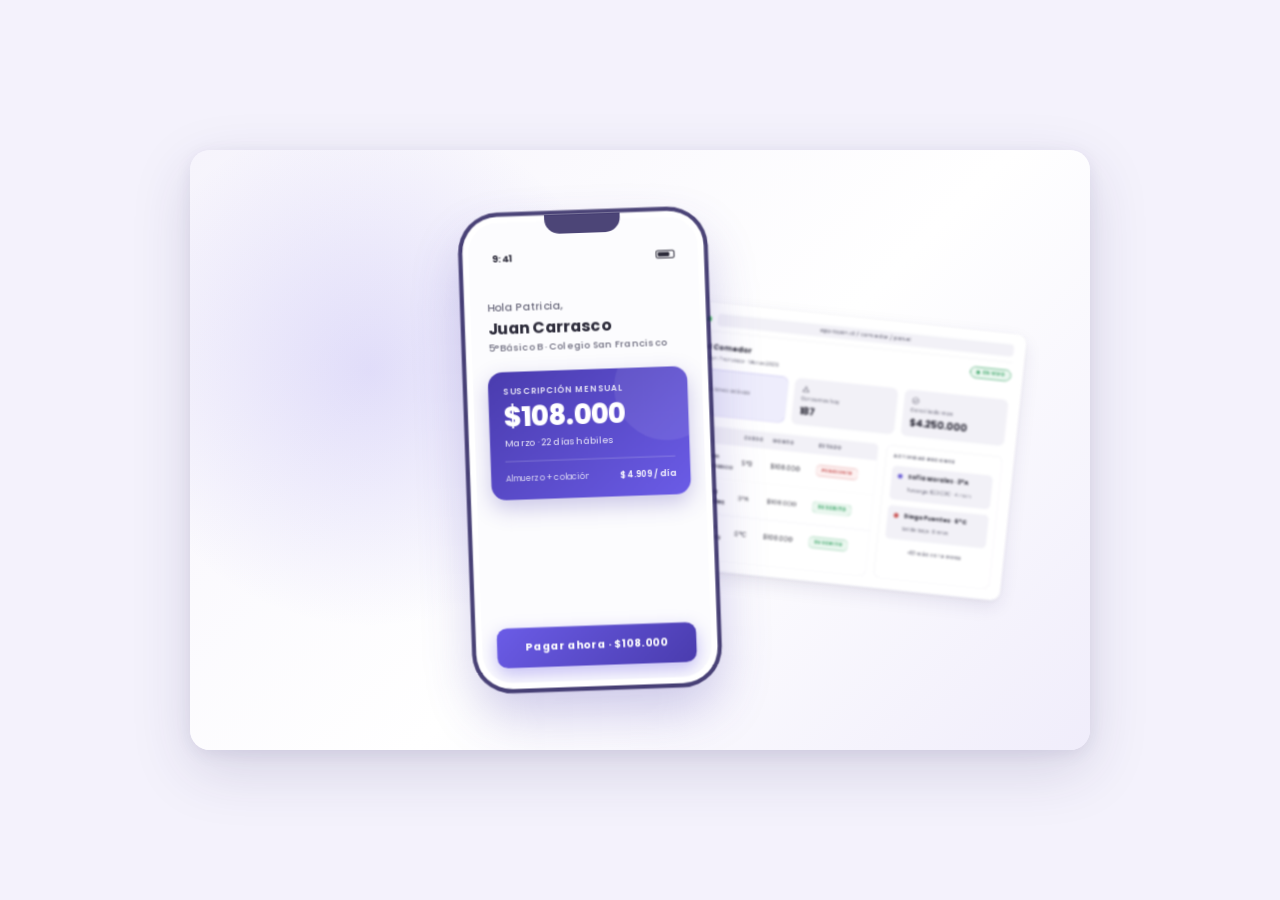
<file: mockups/mockup-comedor-modulo.html>
<!DOCTYPE html>
<html lang="es">
<head>
  <!-- iPad embed: si la landing pasa ?frameless, la tarjeta del mockup va sin
       fondo ni sombra (evita el "marco" al achicar el mockup). El PC nunca
       recibe la bandera → este bloque queda inerte allí. -->
  <script>try{if(location.search.indexOf('frameless')>-1){document.documentElement.classList.add('frameless');}}catch(e){}</script>
  <style>.frameless .mockup{background:transparent!important;box-shadow:none!important;}.frameless .ambient-glow{display:none!important;}</style>
  <meta charset="UTF-8" />
  <title>Mockup · Comedor Escolar · Tap In Connect</title>
  <link rel="preconnect" href="https://fonts.googleapis.com">
  <link rel="preconnect" href="https://fonts.gstatic.com" crossorigin>
  <link href="https://fonts.googleapis.com/css2?family=Poppins:wght@400;500;600;700;800&display=swap" rel="stylesheet">
  <style>
    :root{
      --c-main:#4A3CAE;
      --c-mid:#6B5CE7;
      --c-light:#9B8EF0;
      --c-xlight:#EEEDFE;
      --c-text:#2C2B3A;
      --c-muted:#6B6A7D;
      --c-deep:#2D2560;
      --c-border:#BBBAC6;
      --c-surface:#F2F1F8;
      --c-highlight:#EBE8FC;
      --c-success:#22A459;
      --c-success-soft:#E8F8EE;
      --c-error:#D94F4F;
      --c-error-soft:#FFF1F1;
      /* Timings centralizados para tuneo · usar var(--anim-*) en rules */
      --anim-orbit-duration:800ms;
      --anim-orbit-delay-dash:150ms;
      /* Easing simétrico ease-in-out · accel + decel naturales = fluido */
      --anim-easing:cubic-bezier(0.65, 0, 0.35, 1);
      --anim-reset-duration:300ms;
      --shadow-card:0 20px 60px rgba(45,37,96,0.15), 0 4px 16px rgba(45,37,96,0.08);
      /* Sombras originales · contenedor ahora 900×600 da espacio suficiente */
      --shadow-phone:0 0 0 4px rgba(45,37,96,0.85), 0 24px 50px rgba(74,60,174,0.28);
      --shadow-phone-dim:0 0 0 3px rgba(45,37,96,0.5), 0 12px 28px rgba(74,60,174,0.18);
      --shadow-dash:0 12px 30px rgba(45,37,96,0.10), 0 2px 8px rgba(45,37,96,0.06);
      --shadow-dash-active:0 24px 60px rgba(45,37,96,0.22), 0 4px 14px rgba(45,37,96,0.10);
    }

    *{box-sizing:border-box;margin:0;padding:0;}

    /* Respeta prefers-reduced-motion: muestra estados finales sin animar */
    @media (prefers-reduced-motion: reduce){
      *, *::before, *::after{
        animation-duration:0.01ms !important;
        animation-iteration-count:1 !important;
        transition-duration:0.01ms !important;
        scroll-behavior:auto !important;
      }
    }

    html,body{
      width:100%;
      min-height:100vh;
      background:#F4F2FC;
      font-family:'Poppins',sans-serif;
      display:flex;
      align-items:center;
      justify-content:center;
      -webkit-font-smoothing:antialiased;
      -moz-osx-font-smoothing:grayscale;
      text-rendering:optimizeLegibility;
      color:var(--c-text);
      margin:0;
    }

    /* HiDPI wrapper: solo activa el render 2x cuando el iframe está a
       1800px CSS (caso integración en home). En standalone (viewport
       menor) el wrapper es transparente y el mockup renderiza a 900×600
       nativos. */
    .hidpi-wrap{
      display:contents;
    }
    @media (min-width:1800px){
      /* En contexto de embed (iframe home a 1800px CSS): body transparente
         para que el background del card padre se vea en las esquinas
         redondeadas del mockup. En standalone (<1800px) se mantiene el
         #F4F2FC del frame original. */
      html,body{ background:transparent; }
      .hidpi-wrap{
        display:block;
        width:1800px;
        height:1200px;
        position:relative;
        flex-shrink:0;
      }
      .hidpi-wrap > .mockup{
        transform:scale(2);
        transform-origin:top left;
        position:absolute;
        top:0;
        left:0;
      }
    }

    .mockup{
      width:900px;
      height:600px;
      background:linear-gradient(135deg, #F6F4FC 0%, #FFFFFF 55%, #F0EDFB 100%);
      border-radius:20px;
      box-shadow:var(--shadow-card);
      position:relative;
      overflow:hidden;
      transition:opacity 300ms ease-in-out;
    }
    .mockup.is-resetting{opacity:0;}

    /* Soft ambient glow that follows focus */
    .ambient-glow{
      position:absolute;
      width:520px;
      height:520px;
      border-radius:50%;
      background:radial-gradient(circle, rgba(107,92,231,0.18) 0%, rgba(107,92,231,0) 70%);
      pointer-events:none;
      transition:transform 800ms cubic-bezier(0.65,0,0.35,1), opacity 800ms ease-in-out;
      top:0;
      left:0;
      transform:translate(-80px,-40px);
      z-index:1;
    }
    .mockup.is-dash-focus .ambient-glow{
      transform:translate(380px,-40px);
    }

    /* Connector pulse · partícula que viaja del celular hacia el dashboard
       cuando se confirma el pago · refuerza el "datos en vivo" */
    .connector-pulse{
      position:absolute;
      top:50%;
      left:50%;
      width:14px;
      height:14px;
      border-radius:50%;
      background:radial-gradient(circle, #FFFFFF 0%, var(--c-mid) 60%, transparent 100%);
      box-shadow:0 0 20px rgba(107,92,231,0.7), 0 0 40px rgba(107,92,231,0.4);
      transform:translate(-50%, -50%) translateX(-50px) translateY(40px) scale(0);
      opacity:0;
      pointer-events:none;
      z-index:6;
    }
    .connector-pulse.is-firing{
      animation:connectorFire 1100ms cubic-bezier(0.4, 0, 0.6, 1) forwards;
    }
    @keyframes connectorFire{
      0%   { transform:translate(-50%, -50%) translateX(-50px) translateY(40px)  scale(0);   opacity:0; }
      15%  { transform:translate(-50%, -50%) translateX(-30px) translateY(20px)  scale(1.4); opacity:1; }
      85%  { transform:translate(-50%, -50%) translateX(180px) translateY(-30px) scale(1);   opacity:1; }
      100% { transform:translate(-50%, -50%) translateX(220px) translateY(-50px) scale(0);   opacity:0; }
    }
    /* Trail del connector · sigue al pulse principal */
    .connector-pulse::before{
      content:"";
      position:absolute;
      width:8px;height:8px;border-radius:50%;
      background:rgba(107,92,231,0.5);
      filter:blur(3px);
      top:50%;left:50%;
      transform:translate(-50%, -50%);
    }

    /* ─── DASHBOARD (back layer initially) ─── */
    .dashboard{
      position:absolute;
      top:50%;
      left:50%;
      width:600px;
      height:460px;
      background:#FFFFFF;
      border-radius:16px;
      box-shadow:var(--shadow-dash);
      padding:18px 20px;
      display:flex;
      flex-direction:column;
      /* Idle (inactivo): asomado a la derecha · blur sutil */
      transform:translate3d(-50%, -50%, 0) translateX(200px) scale(0.58) rotate(6deg);
      transform-origin:center center;
      opacity:1;
      z-index:2;
      filter:saturate(0.85) blur(1.4px);
      will-change:transform, filter;
      transition:box-shadow 800ms var(--anim-easing),
                 filter 700ms var(--anim-easing);
    }
    .mockup.is-dash-focus .dashboard{
      /* Delay reducido a 150ms para que la motion se sienta más continua */
      animation:dashSlideIn var(--anim-orbit-duration) var(--anim-easing) var(--anim-orbit-delay-dash) forwards;
      box-shadow:var(--shadow-dash-active);
      filter:saturate(1) blur(0);
    }

    /* Entrada diagonal · z-swap a 30% (antes del overlap visual con phone) */
    @keyframes dashSlideIn {
      0% {
        transform:translate3d(-50%, -50%, 0) translateX(200px) scale(0.58) rotate(6deg);
        z-index:2;
      }
      30% { z-index:2; }
      30.01% { z-index:5; }
      100% {
        transform:translate3d(-50%, -50%, 0) translateX(-30px) scale(1)    rotate(1deg);
        z-index:5;
      }
    }

    /* Browser-style title bar */
    .dash-titlebar{
      display:flex;
      align-items:center;
      gap:10px;
      padding-bottom:10px;
      margin-bottom:12px;
      border-bottom:1px solid var(--c-surface);
    }
    .dash-traffic{display:flex;gap:5px;}
    .dash-traffic span{width:9px;height:9px;border-radius:50%;display:inline-block;}
    .dash-traffic span:nth-child(1){background:#FF5F57;}
    .dash-traffic span:nth-child(2){background:#FEBC2E;}
    .dash-traffic span:nth-child(3){background:#28C840;}
    .dash-url{
      flex:1;
      background:var(--c-surface);
      border-radius:6px;
      padding:4px 10px;
      font-size:9px;
      color:var(--c-muted);
      font-weight:500;
      letter-spacing:0.2px;
      text-align:center;
    }

    .dash-header{
      display:flex;
      justify-content:space-between;
      align-items:flex-start;
      margin-bottom:12px;
    }
    .dash-title{font-size:13px;font-weight:700;color:var(--c-text);line-height:1.2;}
    .dash-subtitle{font-size:9px;font-weight:400;color:var(--c-muted);margin-top:2px;display:block;}
    .live-pill{
      background:var(--c-success-soft);
      color:var(--c-success);
      border:1px solid var(--c-success);
      font-size:8px;
      font-weight:700;
      padding:3px 10px;
      border-radius:20px;
      display:inline-flex;
      align-items:center;
      letter-spacing:0.3px;
      text-transform:uppercase;
    }
    .live-pill-dot{
      width:6px;height:6px;border-radius:50%;background:var(--c-success);
      display:inline-block;margin-right:5px;
      animation:pulse 1.5s ease-in-out infinite;
    }
    @keyframes pulse{0%,100%{opacity:1;}50%{opacity:0.35;}}

    .metrics{
      display:grid;grid-template-columns:repeat(3,1fr);gap:12px;
      margin-bottom:18px;
    }
    .metric{
      background:var(--c-surface);
      border-radius:10px;
      padding:10px 12px;
      border:1px solid transparent;
      position:relative;
      overflow:hidden;
      transition:background 300ms ease-out, border-color 300ms ease-out;
    }
    .metric.is-primary{
      background:var(--c-xlight);
      border-color:rgba(107,92,231,0.22);
    }
    .metric.is-flashing{
      background:var(--c-highlight);
      border-color:var(--c-mid);
    }
    .metric.is-flashing-green{
      background:var(--c-success-soft);
      border-color:var(--c-success);
    }
    .metric-icon{width:14px;height:14px;color:var(--c-muted);display:block;margin-bottom:5px;}
    .metric.is-primary .metric-icon{color:var(--c-mid);}
    .metric-label{font-size:8px;font-weight:500;color:var(--c-muted);margin-bottom:4px;line-height:1.2;letter-spacing:0.2px;}
    .metric-value{
      font-size:17px;font-weight:700;color:var(--c-text);line-height:1;
      display:inline-block;font-variant-numeric:tabular-nums;
      letter-spacing:-0.3px;
    }
    .metric.is-primary .metric-value{font-size:19px;color:var(--c-main);}

    /* Number flip / slide animation */
    .num-flip{
      display:inline-flex;
      vertical-align:bottom;
      overflow:hidden;
      height:1em;
      line-height:1;
    }
    .num-flip span{
      display:block;
      transition:transform 600ms cubic-bezier(0.34,1.56,0.64,1);
    }
    .num-flip.is-bumping span{
      transform:translateY(-1em);
    }

    .panel-body{
      display:grid;
      grid-template-columns:1fr 200px;
      gap:14px;
      flex:1;
      min-height:0;
    }

    /* Table */
    .table-wrap{
      display:flex;flex-direction:column;
      background:#FFFFFF;
      border:1px solid var(--c-surface);
      border-radius:10px;
      overflow:hidden;
    }
    .table-head{
      display:grid;
      grid-template-columns:1fr 50px 80px 90px;
      background:var(--c-surface);
      padding:8px 12px;
      font-size:8px;
      font-weight:700;
      color:var(--c-muted);
      letter-spacing:0.4px;
      text-transform:uppercase;
    }
    .table-body{display:flex;flex-direction:column;}
    .table-row{
      display:grid;
      grid-template-columns:1fr 50px 80px 90px;
      padding:13px 12px;
      align-items:center;
      border-bottom:1px solid var(--c-surface);
      font-size:11px;
      color:var(--c-text);
      transition:background 400ms ease-out, transform 400ms ease-out, box-shadow 400ms ease-out;
      position:relative;
    }
    .table-row:last-child{border-bottom:none;}
    .table-row.is-highlighted{
      background:var(--c-highlight);
      box-shadow:inset 3px 0 0 0 var(--c-mid);
      transform:translateX(2px);
    }
    .table-row.is-fading{
      background:#FFFFFF;
      box-shadow:inset 0 0 0 0 transparent;
      transform:translateX(0);
      transition:background 700ms ease-out, transform 700ms ease-out, box-shadow 700ms ease-out;
    }

    .name-cell{display:flex;align-items:center;}
    .avatar{
      border-radius:50%;color:#FFFFFF;font-weight:700;
      display:inline-flex;align-items:center;justify-content:center;flex-shrink:0;
    }
    .avatar-table{width:24px;height:24px;font-size:8px;margin-right:9px;}
    .name-text{font-weight:500;font-size:11px;}

    .badge{
      display:inline-block;font-size:8px;font-weight:700;
      padding:3px 8px;border-radius:6px;border:1px solid transparent;
      letter-spacing:0.3px;text-transform:uppercase;
      transition:opacity 400ms ease-in-out, transform 400ms ease-out;
    }
    .badge.pendiente{
      background:var(--c-error-soft);color:var(--c-error);
      border-color:rgba(217,79,79,0.3);
    }
    .badge.suscrito{
      background:var(--c-success-soft);color:var(--c-success);
      border-color:rgba(34,164,89,0.3);
    }
    .badge-wrap{position:relative;display:inline-block;min-width:62px;min-height:18px;}
    .badge-wrap .badge{position:absolute;top:0;left:0;}
    .badge.is-out{opacity:0;transform:scale(0.6);}
    .badge.is-in{opacity:1;transform:scale(1);}
    .badge.is-hidden{opacity:0;transform:scale(0.6);}
    .badge.is-shaking{animation:shake 350ms ease-in-out;}
    @keyframes shake{
      0%,100%{transform:translateX(0);}
      20%{transform:translateX(-2px);}
      40%{transform:translateX(2px);}
      60%{transform:translateX(-2px);}
      80%{transform:translateX(2px);}
    }

    /* Activity feed */
    .feed{
      display:flex;flex-direction:column;
      background:#FFFFFF;
      border:1px solid var(--c-surface);
      border-radius:10px;
      padding:12px;
      gap:10px;
      overflow:hidden;
    }
    .feed-title{
      font-size:8px;font-weight:700;color:var(--c-muted);
      text-transform:uppercase;letter-spacing:0.5px;
    }
    .feed-item{
      display:flex;align-items:flex-start;gap:9px;
      padding:10px 11px;
      background:var(--c-surface);
      border-radius:8px;
      color:var(--c-text);
    }
    /* Estado escondido inicial: fuera del layout, no consume espacio */
    .feed-item.is-incoming{display:none;}
    /* Cuando aparece como nuevo: slide-down con highlight verde */
    .feed-item.is-new{
      background:var(--c-success-soft);
      box-shadow:0 0 0 1px rgba(34,164,89,0.3);
      animation:feedSlideIn 600ms cubic-bezier(0.34,1.56,0.64,1);
    }
    @keyframes feedSlideIn{
      0%{opacity:0;transform:translateY(-14px) scale(0.94);}
      100%{opacity:1;transform:translateY(0) scale(1);}
    }

    .feed-dot{
      width:8px;height:8px;border-radius:50%;
      background:var(--c-success);flex-shrink:0;margin-top:3px;
    }
    .feed-item.is-mid .feed-dot{background:var(--c-mid);}
    .feed-item.is-alert .feed-dot{background:var(--c-error);}
    .feed-text{flex:1;line-height:1.4;}
    .feed-text strong{font-weight:700;color:var(--c-text);display:block;font-size:10px;margin-bottom:2px;}
    .feed-text span{font-size:9px;color:var(--c-muted);}

    /* CTA implícito: indica que hay más historial debajo del feed */
    .feed-more{
      text-align:center;
      font-size:8px;
      font-weight:600;
      color:var(--c-muted);
      padding:4px;
      letter-spacing:0.4px;
      text-transform:uppercase;
      margin-top:2px;
    }

    /* ─── PHONE (front layer initially) ─── */
    .phone{
      position:absolute;
      top:50%;
      left:50%;
      width:230px;
      height:450px;
      /* Idle (activo): ligeramente a la izquierda del centro, escalado a 1.05 */
      transform:translate3d(-50%, -50%, 0) translateX(-50px) scale(1.05) rotate(-2deg);
      transform-origin:center center;
      z-index:5;
      opacity:1;
      filter:saturate(1) blur(0);
      transition:filter 700ms var(--anim-easing);
      will-change:transform, filter;
    }
    .mockup.is-dash-focus .phone{
      animation:phoneSlideOut var(--anim-orbit-duration) var(--anim-easing) forwards;
      filter:saturate(0.85) blur(1.4px);
    }

    /* Salida diagonal del celular · translateX -340 (no llega al borde) */
    @keyframes phoneSlideOut {
      0% {
        transform:translate3d(-50%, -50%, 0) translateX(-50px)  scale(1.05) rotate(-2deg);
        z-index:5;
      }
      50% { z-index:5; }
      50.01% { z-index:2; }
      100% {
        transform:translate3d(-50%, -50%, 0) translateX(-340px) scale(0.58) rotate(-8deg);
        z-index:2;
      }
    }

    .phone-frame{
      width:100%;height:100%;
      background:#FFFFFF;
      border-radius:34px;
      box-shadow:var(--shadow-phone);
      overflow:hidden;
      position:relative;
      transition:box-shadow 800ms cubic-bezier(0.22, 1, 0.36, 1);
    }
    .mockup.is-dash-focus .phone-frame{
      box-shadow:var(--shadow-phone-dim);
    }
    .phone-notch{
      position:absolute;top:0;left:50%;
      transform:translateX(-50%);
      width:72px;height:18px;
      background:rgba(45,37,96,0.85);
      border-radius:0 0 14px 14px;
      z-index:5;
    }

    .phone-screens{
      position:absolute;
      inset:6px;
      border-radius:28px;
      overflow:hidden;
      background:#FCFCFE;
    }

    .phone-screen{
      position:absolute;
      inset:0;
      padding:24px 14px 14px;
      display:flex;flex-direction:column;
      opacity:0;
      pointer-events:none;
      transition:opacity 400ms ease-in-out;
    }
    .phone-screen.is-active{opacity:1;pointer-events:auto;}

    /* Status bar */
    .status-bar{
      display:flex;justify-content:space-between;align-items:center;
      padding:4px 8px 8px;
    }
    .status-time{font-size:9px;font-weight:700;color:var(--c-text);}
    .status-icons{display:inline-flex;gap:4px;align-items:center;color:var(--c-text);}
    .msi--bat{
      width:18px;height:8px;border:1px solid currentColor;border-radius:2px;
      padding:1px;position:relative;
    }
    .msi--bat::after{content:'';display:block;height:100%;width:80%;background:currentColor;border-radius:1px;}


    /* SCREEN 1: subscription card */
    .sub-greeting{font-size:10px;color:var(--c-muted);font-weight:500;margin-top:24px;margin-bottom:3px;padding:0 2px;}
    .sub-student{font-size:15px;font-weight:700;color:var(--c-text);line-height:1.2;margin-bottom:3px;padding:0 2px;letter-spacing:-0.3px;}
    .sub-course{font-size:9px;color:var(--c-muted);font-weight:500;margin-bottom:16px;padding:0 2px;}

    .sub-card{
      background:linear-gradient(140deg, var(--c-main) 0%, var(--c-mid) 100%);
      border-radius:14px;
      padding:14px;
      color:#FFFFFF;
      box-shadow:0 8px 20px rgba(74,60,174,0.28);
      position:relative;
      overflow:hidden;
      margin-bottom:12px;
    }
    .sub-card::after{
      content:"";position:absolute;
      width:100px;height:100px;border-radius:50%;
      background:rgba(255,255,255,0.08);
      top:-30px;right:-30px;
    }
    .sub-card-label{font-size:8px;font-weight:600;opacity:0.85;letter-spacing:0.4px;text-transform:uppercase;margin-bottom:4px;display:block;position:relative;z-index:1;}
    .sub-card-amount{font-size:26px;font-weight:800;line-height:1;letter-spacing:-0.5px;margin-bottom:6px;display:block;position:relative;z-index:1;}
    .sub-card-period{font-size:9px;opacity:0.9;display:block;position:relative;z-index:1;}
    .sub-card-meta{
      display:flex;justify-content:space-between;
      margin-top:10px;padding-top:10px;
      border-top:1px solid rgba(255,255,255,0.18);
      font-size:8px;
      position:relative;z-index:1;
    }
    .sub-card-meta span{opacity:0.8;}
    .sub-card-meta strong{font-weight:600;}

    .pay-btn-wrap{
      position:relative;margin-top:auto;
    }
    .pay-btn{
      width:100%;height:38px;
      background:linear-gradient(135deg, var(--c-mid), var(--c-main));
      color:#FFFFFF;border:none;border-radius:10px;
      font-family:'Poppins',sans-serif;font-size:10px;font-weight:700;
      display:flex;align-items:center;justify-content:center;gap:6px;
      box-shadow:0 6px 16px rgba(107,92,231,0.4);
      cursor:default;
      letter-spacing:0.3px;
      position:relative;overflow:hidden;
      transition:transform 200ms cubic-bezier(0.34,1.56,0.64,1),
                 box-shadow 250ms ease-out,
                 background 250ms ease-out;
    }
    .pay-btn.is-hovering{
      transform:translateY(-1px);
      box-shadow:0 10px 22px rgba(107,92,231,0.5);
    }
    .pay-btn.is-pressed{
      transform:scale(0.93) translateY(0);
      box-shadow:0 3px 8px rgba(107,92,231,0.45);
    }
    .pay-btn.is-loading{
      background:linear-gradient(135deg, var(--c-main), var(--c-deep));
      box-shadow:0 4px 10px rgba(45,37,96,0.35);
    }
    /* Pulse around button waiting for tap */
    .pay-btn-pulse{
      position:absolute;inset:0;border-radius:10px;
      pointer-events:none;
      box-shadow:0 0 0 0 rgba(107,92,231,0.5);
      animation:btnPulse 2s ease-out infinite;
    }
    @keyframes btnPulse{
      0%{box-shadow:0 0 0 0 rgba(107,92,231,0.5);}
      70%{box-shadow:0 0 0 14px rgba(107,92,231,0);}
      100%{box-shadow:0 0 0 0 rgba(107,92,231,0);}
    }
    .pay-btn-wrap.is-hidden-pulse .pay-btn-pulse{display:none;}

    .spinner{width:14px;height:14px;animation:spin 700ms linear infinite;}
    @keyframes spin{to{transform:rotate(360deg);}}

    /* Tap ripple (finger) */
    .tap-finger{
      position:absolute;
      left:50%;top:50%;
      width:48px;height:48px;
      border-radius:50%;
      background:rgba(107,92,231,0.35);
      transform:translate(-50%,-50%) scale(0);
      pointer-events:none;
      z-index:10;
      opacity:0;
    }
    .tap-finger.is-tapping{
      animation:tapRipple 600ms ease-out;
    }
    @keyframes tapRipple{
      0%{transform:translate(-50%,-50%) scale(0);opacity:0.9;background:rgba(107,92,231,0.55);}
      60%{opacity:0.5;}
      100%{transform:translate(-50%,-50%) scale(2.6);opacity:0;background:rgba(107,92,231,0);}
    }

    /* SCREEN 2: success */
    .scr-success{
      align-items:center;justify-content:center;
      text-align:center;
      gap:0;
      background:linear-gradient(180deg, #FCFCFE 0%, #F5F2FE 100%);
    }
    .check-burst{
      position:relative;
      width:88px;height:88px;
      margin-bottom:18px;
    }
    .check-burst-ring{
      position:absolute;inset:0;border-radius:50%;
      border:2px solid var(--c-success);
      opacity:0;
      transform:scale(0.4);
    }
    .scr-success.is-playing .check-burst-ring{
      animation:burstRing 900ms ease-out 100ms forwards;
    }
    @keyframes burstRing{
      0%{opacity:0.7;transform:scale(0.4);}
      100%{opacity:0;transform:scale(2.2);}
    }
    .check-circle{
      position:absolute;inset:14px;
      border-radius:50%;
      background:linear-gradient(135deg, #22A459, #198344);
      display:flex;align-items:center;justify-content:center;
      box-shadow:0 8px 24px rgba(34,164,89,0.45);
      transform:scale(0);
    }
    .scr-success.is-playing .check-circle{
      animation:popIn 450ms cubic-bezier(0.34,1.56,0.64,1) forwards;
    }
    @keyframes popIn{
      0%{transform:scale(0) rotate(-90deg);}
      100%{transform:scale(1) rotate(0deg);}
    }
    .success-title{
      font-size:16px;font-weight:800;color:var(--c-text);
      margin-bottom:4px;
      opacity:0;transform:translateY(8px);
    }
    .success-sub{
      font-size:10px;color:var(--c-muted);font-weight:500;
      opacity:0;transform:translateY(8px);
      line-height:1.4;padding:0 12px;
    }
    .success-amount-tag{
      margin-top:14px;
      padding:7px 14px;
      background:#FFFFFF;
      border:1px solid var(--c-success);
      border-radius:20px;
      font-size:11px;font-weight:700;color:var(--c-success);
      opacity:0;transform:translateY(8px);
      box-shadow:0 4px 12px rgba(34,164,89,0.15);
    }
    .scr-success.is-playing .success-title{
      animation:fadeUp 400ms ease-out 350ms forwards;
    }
    .scr-success.is-playing .success-sub{
      animation:fadeUp 400ms ease-out 500ms forwards;
    }
    .scr-success.is-playing .success-amount-tag{
      animation:fadeUp 400ms ease-out 650ms forwards;
    }
    @keyframes fadeUp{
      to{opacity:1;transform:translateY(0);}
    }

    /* Confetti */
    .confetti{position:absolute;inset:0;pointer-events:none;overflow:hidden;}
    .confetti span{
      position:absolute;width:6px;height:10px;
      top:50%;left:50%;
      opacity:0;
      border-radius:1px;
    }
    .scr-success.is-playing .confetti span{
      animation:confettiBurst 1.2s ease-out 200ms forwards;
    }
    @keyframes confettiBurst{
      0%{opacity:1;transform:translate(-50%,-50%) rotate(0);}
      100%{opacity:0;transform:translate(var(--tx),var(--ty)) rotate(var(--r));}
    }

    /* SCREEN 3: receipt · rediseñado para ser más denso y balanceado */
    .scr-receipt{padding:24px 14px 14px;}
    .receipt-head{
      display:flex;align-items:center;justify-content:space-between;
      margin-bottom:12px;
    }
    .receipt-title-h{font-size:11px;font-weight:700;color:var(--c-text);}
    .receipt-share{
      display:inline-flex;align-items:center;gap:4px;
      font-size:9px;font-weight:600;color:var(--c-mid);
    }
    .receipt-share svg{width:11px;height:11px;}

    /* Stamp row: solo pill verde de aprobado · centrada horizontalmente */
    .receipt-stamp{
      display:flex;align-items:center;justify-content:center;
      margin-bottom:12px;
    }
    .receipt-stamp-pill{
      display:inline-flex;align-items:center;gap:5px;
      padding:4px 10px 4px 7px;
      background:var(--c-success-soft);
      border:1px solid rgba(34,164,89,0.22);
      border-radius:99px;
      font-size:9px;font-weight:700;color:var(--c-success);
      text-transform:uppercase;letter-spacing:0.5px;
      line-height:1;
    }
    .receipt-stamp-pill svg{
      width:10px;height:10px;flex-shrink:0;
    }

    /* Lista de detalles con iconos */
    .receipt-rows{
      display:flex;flex-direction:column;gap:9px;
      margin-top:14px;padding-top:14px;
      border-top:1px dashed var(--c-border);
    }
    .receipt-row{
      display:flex;align-items:center;gap:9px;
    }
    .receipt-row-icon{
      width:24px;height:24px;border-radius:7px;
      background:var(--c-xlight);
      color:var(--c-mid);
      display:flex;align-items:center;justify-content:center;
      flex-shrink:0;
    }
    .receipt-row-icon svg{width:13px;height:13px;}
    .receipt-row-text{
      display:flex;flex-direction:column;flex:1;
      line-height:1.2;min-width:0;
    }
    .receipt-row-text span{
      font-size:8px;font-weight:500;color:var(--c-muted);
      letter-spacing:0.3px;text-transform:uppercase;
    }
    .receipt-row-text strong{
      font-size:10px;font-weight:700;color:var(--c-text);
      margin-top:1px;
    }

    .receipt-card{
      background:#FFFFFF;
      border:1px solid var(--c-surface);
      border-radius:12px;
      padding:14px;
      box-shadow:0 4px 14px rgba(74,60,174,0.08);
      margin-bottom:10px;
    }
    .receipt-amount{
      font-size:28px;font-weight:700;color:var(--c-text);
      letter-spacing:-0.6px;line-height:1;margin-bottom:3px;
      text-align:center;
    }
    .receipt-label{
      font-size:9px;color:var(--c-muted);font-weight:500;
      text-align:center;
    }

    /* Cascade reveal de las filas del comprobante · stagger fade-up */
    .scr-receipt .receipt-stamp,
    .scr-receipt .receipt-amount,
    .scr-receipt .receipt-label,
    .scr-receipt .receipt-rows .receipt-row,
    .scr-receipt .receipt-next{
      opacity:0;
      transform:translateY(6px);
    }
    .scr-receipt.is-revealed .receipt-stamp{ animation:receiptReveal 380ms ease-out 0ms forwards; }
    .scr-receipt.is-revealed .receipt-amount{ animation:receiptReveal 380ms ease-out 80ms forwards; }
    .scr-receipt.is-revealed .receipt-label{ animation:receiptReveal 380ms ease-out 150ms forwards; }
    .scr-receipt.is-revealed .receipt-rows .receipt-row:nth-of-type(1){ animation:receiptReveal 380ms ease-out 240ms forwards; }
    .scr-receipt.is-revealed .receipt-rows .receipt-row:nth-of-type(2){ animation:receiptReveal 380ms ease-out 310ms forwards; }
    .scr-receipt.is-revealed .receipt-rows .receipt-row:nth-of-type(3){ animation:receiptReveal 380ms ease-out 380ms forwards; }
    .scr-receipt.is-revealed .receipt-next{ animation:receiptReveal 380ms ease-out 480ms forwards; }
    @keyframes receiptReveal{
      to { opacity:1; transform:translateY(0); }
    }

    /* Pulse "loud" del live dot cuando llega actividad nueva al feed */
    .live-pill-dot.is-pulsing-loud{
      animation:pulseLoud 700ms ease-out 2 alternate;
    }
    @keyframes pulseLoud{
      0%   { transform:scale(1);   box-shadow:0 0 0 0   rgba(34,164,89,0.6); }
      100% { transform:scale(1.5); box-shadow:0 0 0 8px rgba(34,164,89,0);   }
    }

    /* Pill "Próximo cargo" simplificada · less is more */
    .receipt-next{
      margin-top:14px;
      display:flex;align-items:center;gap:10px;
      padding:10px 12px;
      background:#FAF9FE;
      border-radius:10px;
    }
    .receipt-next-icon{
      width:22px;height:22px;
      color:var(--c-mid);
      display:flex;align-items:center;justify-content:center;
      flex-shrink:0;
    }
    .receipt-next-icon svg{width:18px;height:18px;}
    .receipt-next-body{
      display:flex;flex-direction:column;line-height:1.3;flex:1;min-width:0;
    }
    .receipt-next-date{
      font-size:10px;font-weight:700;color:var(--c-text);
      letter-spacing:-0.1px;
    }
    .receipt-next-auto-text{
      font-size:8px;font-weight:500;color:var(--c-muted);
    }

    .col-curso{width:50px;}
  </style>
</head>
<body>

  <div class="hidpi-wrap">
  <div class="mockup" id="mockup">
    <div class="ambient-glow"></div>
    <div class="connector-pulse" id="connectorPulse"></div>

    <!-- ═════ DASHBOARD (back) ═════ -->
    <div class="dashboard" id="dashboard">
      <div class="dash-titlebar">
        <div class="dash-traffic"><span></span><span></span><span></span></div>
        <div class="dash-url">app.tapin.cl / comedor / panel</div>
      </div>

      <div class="dash-header">
        <div>
          <span class="dash-title">Panel Comedor</span>
          <span class="dash-subtitle">Colegio San Francisco · Marzo 2026</span>
        </div>
        <span class="live-pill"><span class="live-pill-dot"></span>En vivo</span>
      </div>

      <div class="metrics">
        <div class="metric is-primary" id="metricSubsCard">
          <svg class="metric-icon" viewBox="0 0 24 24" fill="none" stroke="currentColor" stroke-width="2" stroke-linecap="round" stroke-linejoin="round">
            <circle cx="12" cy="8" r="4"/>
            <path d="M4 21c0-4.4 3.6-8 8-8s8 3.6 8 8"/>
          </svg>
          <div class="metric-label">Suscripciones activas</div>
          <div class="metric-value" id="metricSubs">247</div>
        </div>
        <div class="metric">
          <svg class="metric-icon" viewBox="0 0 24 24" fill="none" stroke="currentColor" stroke-width="2" stroke-linecap="round" stroke-linejoin="round">
            <path d="M3 19h18"/>
            <path d="M4 19c0-5 3.6-9 8-9s8 4 8 9"/>
            <path d="M12 10V6.5"/>
            <circle cx="12" cy="5" r="1.2" fill="currentColor"/>
          </svg>
          <div class="metric-label">Consumos hoy</div>
          <div class="metric-value">187</div>
        </div>
        <div class="metric" id="metricReconciled">
          <svg class="metric-icon" viewBox="0 0 24 24" fill="none" stroke="currentColor" stroke-width="2" stroke-linecap="round" stroke-linejoin="round">
            <circle cx="12" cy="12" r="9"/>
            <path d="M8 12.5l2.5 2.5L16 9.5"/>
          </svg>
          <div class="metric-label">Conciliado mes</div>
          <div class="metric-value" id="metricRec">$4.250.000</div>
        </div>
      </div>

      <div class="panel-body">
        <!-- TABLE -->
        <div class="table-wrap">
          <div class="table-head">
            <span>Nombre</span>
            <span>Curso</span>
            <span>Monto</span>
            <span>Estado</span>
          </div>
          <div class="table-body">
            <div class="table-row" id="rowJuan">
              <div class="name-cell"><span class="avatar avatar-table" style="background:#6B5CE7;">JC</span><span class="name-text">Juan Carrasco</span></div>
              <span>5°B</span>
              <span>$108.000</span>
              <span>
                <div class="badge-wrap">
                  <span class="badge pendiente" id="badgePendiente">Pendiente</span>
                  <span class="badge suscrito is-hidden" id="badgeSuscrito">Suscrito</span>
                </div>
              </span>
            </div>
            <div class="table-row">
              <div class="name-cell"><span class="avatar avatar-table" style="background:#4A3CAE;">SM</span><span class="name-text">Sofía Morales</span></div>
              <span>3°A</span>
              <span>$108.000</span>
              <span><span class="badge suscrito">Suscrito</span></span>
            </div>
            <div class="table-row">
              <div class="name-cell"><span class="avatar avatar-table" style="background:#9B8EF0;">DF</span><span class="name-text">Diego Fuentes</span></div>
              <span>6°C</span>
              <span>$108.000</span>
              <span><span class="badge suscrito">Suscrito</span></span>
            </div>
          </div>
        </div>

        <!-- FEED · ordenado por recencia (más nuevo arriba) -->
        <div class="feed">
          <div class="feed-title">Actividad reciente</div>

          <!-- Juan: aparece primero al pagar; inicialmente display:none -->
          <div class="feed-item is-incoming" id="feedItemNew">
            <span class="feed-dot"></span>
            <div class="feed-text">
              <strong>Juan Carrasco · 5°B</strong>
              <span>Pago $108.000 · ahora</span>
            </div>
          </div>

          <div class="feed-item is-mid">
            <span class="feed-dot"></span>
            <div class="feed-text">
              <strong>Sofía Morales · 3°A</strong>
              <span>Recarga $20.000 · 4 min</span>
            </div>
          </div>

          <div class="feed-item is-alert">
            <span class="feed-dot"></span>
            <div class="feed-text">
              <strong>Diego Fuentes · 6°C</strong>
              <span>Saldo bajo · 8 min</span>
            </div>
          </div>

          <div class="feed-more">+12 más esta hora</div>
        </div>
      </div>
    </div>

    <!-- ═════ PHONE (front) ═════ -->
    <div class="phone" id="phone">
      <div class="phone-frame">
        <div class="phone-notch"></div>

        <div class="phone-screens">

          <!-- SCREEN 1: subscription / pay -->
          <div class="phone-screen is-active" id="screenPay">
            <div class="status-bar">
              <span class="status-time">9:41</span>
              <span class="status-icons">
                <span class="msi msi--bat"></span>
              </span>
            </div>

            <div class="sub-greeting">Hola Patricia,</div>
            <div class="sub-student">Juan Carrasco</div>
            <div class="sub-course">5° Básico B · Colegio San Francisco</div>

            <div class="sub-card">
              <span class="sub-card-label">Suscripción mensual</span>
              <span class="sub-card-amount">$108.000</span>
              <span class="sub-card-period">Marzo · 22 días hábiles</span>
              <div class="sub-card-meta">
                <span>Almuerzo + colación</span>
                <strong>$4.909 / día</strong>
              </div>
            </div>

            <div class="pay-btn-wrap" id="payBtnWrap">
              <span class="pay-btn-pulse"></span>
              <button class="pay-btn" id="payBtn">
                <span id="payBtnText">Pagar ahora · $108.000</span>
              </button>
              <span class="tap-finger" id="tapFinger"></span>
            </div>
          </div>

          <!-- SCREEN 2: success -->
          <div class="phone-screen scr-success" id="screenSuccess">
            <div class="check-burst">
              <span class="check-burst-ring"></span>
              <div class="check-circle">
                <svg width="34" height="34" viewBox="0 0 24 24" fill="none">
                  <path d="M5 12.5l4.5 4.5L19 7" stroke="#FFFFFF" stroke-width="3" stroke-linecap="round" stroke-linejoin="round"/>
                </svg>
              </div>
            </div>
            <div class="success-title">¡Pago exitoso!</div>
            <div class="success-sub">Suscripción de Marzo activa</div>
            <div class="success-amount-tag">$108.000 · Marzo 2026</div>

            <div class="confetti">
              <span style="background:#6B5CE7;--tx:-60px;--ty:-90px;--r:120deg;"></span>
              <span style="background:#22A459;--tx:70px;--ty:-80px;--r:-100deg;"></span>
              <span style="background:#9B8EF0;--tx:-90px;--ty:40px;--r:200deg;"></span>
              <span style="background:#4A3CAE;--tx:80px;--ty:50px;--r:-180deg;"></span>
              <span style="background:#6B5CE7;--tx:-30px;--ty:90px;--r:80deg;"></span>
              <span style="background:#22A459;--tx:50px;--ty:90px;--r:-60deg;"></span>
              <span style="background:#9B8EF0;--tx:0px;--ty:-100px;--r:140deg;"></span>
              <span style="background:#4A3CAE;--tx:-100px;--ty:-10px;--r:-220deg;"></span>
            </div>
          </div>

          <!-- SCREEN 3: receipt (simplificado) -->
          <div class="phone-screen scr-receipt" id="screenReceipt">
            <div class="status-bar">
              <span class="status-time">9:41</span>
              <span class="status-icons">
                <span class="msi msi--bat"></span>
              </span>
            </div>

            <div class="receipt-head">
              <span class="receipt-title-h">Comprobante</span>
              <span class="receipt-share">
                <svg viewBox="0 0 24 24" fill="none" stroke="currentColor" stroke-width="2.2" stroke-linecap="round" stroke-linejoin="round">
                  <path d="M4 12v8a2 2 0 0 0 2 2h12a2 2 0 0 0 2-2v-8"/>
                  <polyline points="16 6 12 2 8 6"/>
                  <line x1="12" y1="2" x2="12" y2="15"/>
                </svg>
                Compartir
              </span>
            </div>

            <div class="receipt-card">
              <div class="receipt-stamp">
                <span class="receipt-stamp-pill">
                  <svg viewBox="0 0 24 24" fill="none">
                    <path d="M5 12.5l4.5 4.5L19 7" stroke="#22A459" stroke-width="3.5" stroke-linecap="round" stroke-linejoin="round"/>
                  </svg>
                  Pago aprobado
                </span>
              </div>

              <div class="receipt-amount">$108.000</div>
              <div class="receipt-label">Suscripción mensual de Marzo</div>

              <div class="receipt-rows">
                <div class="receipt-row">
                  <div class="receipt-row-icon">
                    <svg viewBox="0 0 24 24" fill="none" stroke="currentColor" stroke-width="2.2" stroke-linecap="round" stroke-linejoin="round">
                      <circle cx="12" cy="8" r="4"/>
                      <path d="M4 21c0-4.4 3.6-8 8-8s8 3.6 8 8"/>
                    </svg>
                  </div>
                  <div class="receipt-row-text">
                    <span>Estudiante</span>
                    <strong>Juan Carrasco · 5°B</strong>
                  </div>
                </div>
                <div class="receipt-row">
                  <div class="receipt-row-icon">
                    <svg viewBox="0 0 24 24" fill="none" stroke="currentColor" stroke-width="2.2" stroke-linecap="round" stroke-linejoin="round">
                      <rect x="3" y="5" width="18" height="16" rx="2"/>
                      <path d="M3 9h18"/>
                      <path d="M8 3v4M16 3v4"/>
                    </svg>
                  </div>
                  <div class="receipt-row-text">
                    <span>Período</span>
                    <strong>1 al 31 de Marzo</strong>
                  </div>
                </div>
                <div class="receipt-row">
                  <div class="receipt-row-icon">
                    <svg viewBox="0 0 24 24" fill="none" stroke="currentColor" stroke-width="2.2" stroke-linecap="round" stroke-linejoin="round">
                      <rect x="2" y="6" width="20" height="13" rx="2"/>
                      <path d="M2 11h20"/>
                      <path d="M7 16h3"/>
                    </svg>
                  </div>
                  <div class="receipt-row-text">
                    <span>Método</span>
                    <strong>Tarjeta •••• 4821</strong>
                  </div>
                </div>
              </div>
            </div>

            <div class="receipt-next">
              <div class="receipt-next-icon">
                <svg viewBox="0 0 24 24" fill="none" stroke="currentColor" stroke-width="2" stroke-linecap="round" stroke-linejoin="round">
                  <path d="M3 12a9 9 0 0 1 15.5-6.2L21 8"/>
                  <path d="M21 4v4h-4"/>
                  <path d="M21 12a9 9 0 0 1-15.5 6.2L3 16"/>
                  <path d="M3 20v-4h4"/>
                </svg>
              </div>
              <div class="receipt-next-body">
                <span class="receipt-next-date">Próximo cargo · 28 Abril</span>
                <span class="receipt-next-auto-text">Renovación automática</span>
              </div>
            </div>
          </div>

        </div>
      </div>
    </div>

  </div>
  </div>

<script>
(function(){
  const mockup       = document.getElementById('mockup');
  const phone        = document.getElementById('phone');
  const dashboard    = document.getElementById('dashboard');

  const screenPay     = document.getElementById('screenPay');
  const screenSuccess = document.getElementById('screenSuccess');
  const screenReceipt = document.getElementById('screenReceipt');

  const payBtn       = document.getElementById('payBtn');
  const payBtnText   = document.getElementById('payBtnText');
  const payBtnWrap   = document.getElementById('payBtnWrap');
  const tapFinger    = document.getElementById('tapFinger');

  const rowJuan       = document.getElementById('rowJuan');
  const badgePend     = document.getElementById('badgePendiente');
  const badgeSusc     = document.getElementById('badgeSuscrito');
  const metricSubs    = document.getElementById('metricSubs');
  const metricSubsCard= document.getElementById('metricSubsCard');
  const metricRec     = document.getElementById('metricRec');
  const metricRecCard = document.getElementById('metricReconciled');
  const feedItemNew   = document.getElementById('feedItemNew');

  const SPINNER_SVG = '<svg class="spinner" viewBox="0 0 24 24" fill="none"><circle cx="12" cy="12" r="9" stroke="rgba(255,255,255,0.28)" stroke-width="3"/><path d="M21 12a9 9 0 0 0-9-9" stroke="#FFFFFF" stroke-width="3" stroke-linecap="round"/></svg>';

  /* Refs adicionales para nuevas animaciones */
  const connectorPulse = document.getElementById('connectorPulse');
  const liveDot        = document.querySelector('.live-pill-dot');

  const timers = [];
  function schedule(fn, delay){ timers.push(setTimeout(fn, delay)); }
  function clearAllTimers(){
    timers.forEach(clearTimeout);
    timers.length = 0;
  }

  function setActiveScreen(el){
    [screenPay, screenSuccess, screenReceipt].forEach(s => s.classList.remove('is-active'));
    el.classList.add('is-active');
  }

  function resetState(){
    clearAllTimers();

    setActiveScreen(screenPay);

    payBtn.classList.remove('is-pressed','is-loading','is-hovering');
    payBtnText.innerHTML = '';
    payBtnText.textContent = 'Pagar ahora · $108.000';
    payBtnWrap.classList.remove('is-hidden-pulse');
    tapFinger.classList.remove('is-tapping');

    screenSuccess.classList.remove('is-playing');
    screenReceipt.classList.remove('is-revealed');

    mockup.classList.remove('is-dash-focus');

    if(connectorPulse) connectorPulse.classList.remove('is-firing');
    if(liveDot) liveDot.classList.remove('is-pulsing-loud');

    rowJuan.classList.remove('is-highlighted','is-fading');
    badgePend.classList.remove('is-out','is-shaking');
    badgePend.classList.remove('is-hidden');
    badgeSusc.classList.remove('is-in');
    badgeSusc.classList.add('is-hidden');

    metricSubsCard.classList.remove('is-flashing');
    metricRecCard.classList.remove('is-flashing-green');
    metricSubs.textContent = '247';
    metricRec.textContent  = '$4.250.000';

    feedItemNew.classList.remove('is-new');
    feedItemNew.classList.add('is-incoming');
  }

  function animateNumber(el, from, to, duration){
    const start = performance.now();
    const isCurrency = String(from).startsWith('$');
    const fromNum = parseInt(String(from).replace(/[^0-9]/g,''),10);
    const toNum   = parseInt(String(to).replace(/[^0-9]/g,''),10);
    function tick(now){
      const t = Math.min(1, (now-start)/duration);
      const eased = 1 - Math.pow(1-t, 3); // ease-out cubic
      const val = Math.round(fromNum + (toNum-fromNum)*eased);
      el.textContent = isCurrency
        ? '$' + val.toLocaleString('es-CL')
        : val.toString();
      if(t<1) requestAnimationFrame(tick);
    }
    requestAnimationFrame(tick);
  }

  function runLoop(){
    resetState();
    mockup.classList.remove('is-resetting');

    /* ───── STAGE A: PHONE FOCUS (0 → 10.4s) ───── */

    // 1.2s: button hover state to draw attention
    schedule(()=>{
      payBtn.classList.add('is-hovering');
    }, 1200);

    // 1.9s: tap ripple + press
    schedule(()=>{
      tapFinger.classList.add('is-tapping');
      payBtn.classList.remove('is-hovering');
      payBtn.classList.add('is-pressed');
      payBtnWrap.classList.add('is-hidden-pulse');
    }, 1900);

    // 2.15s: release → loading
    schedule(()=>{
      payBtn.classList.remove('is-pressed');
      payBtn.classList.add('is-loading');
      payBtnText.innerHTML = SPINNER_SVG + '<span>Procesando pago...</span>';
    }, 2150);

    // 2.5s: remove ripple class so it can replay later
    schedule(()=>{ tapFinger.classList.remove('is-tapping'); }, 2500);

    // 4.0s: success screen (2.7s de duración)
    schedule(()=>{
      setActiveScreen(screenSuccess);
      void screenSuccess.offsetWidth;
      screenSuccess.classList.add('is-playing');
    }, 4000);

    // 4.4s: connector pulse · viaja del celular hacia el dashboard
    // (refuerza que el pago se está propagando al admin)
    schedule(()=>{
      if(connectorPulse){
        connectorPulse.classList.remove('is-firing');
        void connectorPulse.offsetWidth;
        connectorPulse.classList.add('is-firing');
      }
    }, 4400);

    // 6.7s: receipt screen con cascade reveal de filas
    schedule(()=>{
      setActiveScreen(screenReceipt);
      screenReceipt.classList.remove('is-revealed');
      void screenReceipt.offsetWidth;
      screenReceipt.classList.add('is-revealed');
    }, 6700);

    /* ───── STAGE B: TRANSITION (9.9s · receipt acortado 0.5s) ───── */
    schedule(()=>{
      mockup.classList.add('is-dash-focus');
    }, 9900);

    /* ───── STAGE C: DASHBOARD REACTS (10.9 → 17.1s) ───── */

    // 10.9s: new feed entry appears at top + pulse loud del live dot
    schedule(()=>{
      feedItemNew.classList.remove('is-incoming');
      void feedItemNew.offsetWidth;
      feedItemNew.classList.add('is-new');
      if(liveDot){
        liveDot.classList.remove('is-pulsing-loud');
        void liveDot.offsetWidth;
        liveDot.classList.add('is-pulsing-loud');
      }
    }, 10900);
    schedule(()=>{
      if(liveDot) liveDot.classList.remove('is-pulsing-loud');
    }, 12400);

    // 11.7s: highlight Juan's row
    schedule(()=>{
      rowJuan.classList.add('is-highlighted');
    }, 11700);

    // 12.2s: badge shake
    schedule(()=>{
      badgePend.classList.add('is-shaking');
    }, 12200);

    // 12.6s: badge swap out → in
    schedule(()=>{
      badgePend.classList.remove('is-shaking');
      badgePend.classList.add('is-out');
    }, 12600);
    schedule(()=>{
      badgePend.classList.add('is-hidden');
      badgeSusc.classList.remove('is-hidden');
      void badgeSusc.offsetWidth;
      badgeSusc.classList.add('is-in');
    }, 12900);

    // 13.5s: highlight fades back
    schedule(()=>{
      rowJuan.classList.remove('is-highlighted');
      rowJuan.classList.add('is-fading');
    }, 13500);

    // 14.0s: Suscripciones counter 247 → 248 with flash
    schedule(()=>{
      metricSubsCard.classList.add('is-flashing');
      animateNumber(metricSubs, '247', '248', 800);
    }, 14000);
    schedule(()=>{
      metricSubsCard.classList.remove('is-flashing');
    }, 15300);

    // 15.5s: Conciliado counter +$108.000 with green flash
    schedule(()=>{
      metricRecCard.classList.add('is-flashing-green');
      animateNumber(metricRec, '$4.250.000', '$4.358.000', 1000);
    }, 15500);
    schedule(()=>{
      metricRecCard.classList.remove('is-flashing-green');
    }, 17100);

    /* ───── STAGE D: RESET (17.6 → 18.3s) · ciclo total mucho más ágil ─────
       Después del último counter (conciliado fin = 17.1s) solo damos 0.5s
       de breathing room antes del fade-out · evita "tiempo muerto" largo */
    schedule(()=>{
      mockup.classList.add('is-resetting');
    }, 17600);
    schedule(()=>{
      runLoop();
    }, 18300);
  }

  /* Pausa el loop cuando el mockup no está visible en viewport
     (en parent page, el iframe está fuera de vista) o cuando la tab
     está oculta. Ahorra CPU/batería en mobile. */
  let isVisible = true;
  let loopActive = false;

  function startLoop(){
    if(loopActive) return;
    loopActive = true;
    runLoop();
  }
  function stopLoop(){
    loopActive = false;
    clearAllTimers();
  }

  /* Intersection: detecta cuando el mockup entra/sale del viewport.
     En contexto iframe, el viewport del iframe siempre tiene el mockup
     visible — pero el browser pausa rAF/timeouts en iframes fuera de
     vista (throttling automático en Chrome/Firefox). Este observer
     refuerza ese comportamiento en navegadores que no throttlean. */
  if('IntersectionObserver' in window){
    const io = new IntersectionObserver(entries => {
      entries.forEach(e => {
        isVisible = e.isIntersecting;
        if(isVisible){ startLoop(); }
        else { stopLoop(); }
      });
    }, { threshold: 0.05 });
    io.observe(mockup);
  }

  /* Pausa cuando la tab está oculta */
  document.addEventListener('visibilitychange', () => {
    if(document.hidden){ stopLoop(); }
    else if(isVisible){ startLoop(); }
  });

  /* PostMessage del parent · arranque fresh al cambiar de producto */
  window.addEventListener('message', (e) => {
    if(!e.data || typeof e.data.type !== 'string') return;
    if(e.data.type === 'mockup-start'){
      stopLoop();
      startLoop();
    } else if(e.data.type === 'mockup-stop'){
      stopLoop();
    }
  });

  /* Arranque inicial sólo si NO está embebido · cuando se embebe, el parent
     controla el inicio vía postMessage para sincronizar con el cambio de tab */
  const isEmbedded = (window.parent !== window);
  if(!isEmbedded){
    if(document.fonts && document.fonts.ready){
      document.fonts.ready.then(startLoop);
    } else {
      window.addEventListener('load', startLoop);
    }
  }
})();
</script>

</body>
</html>
</file>
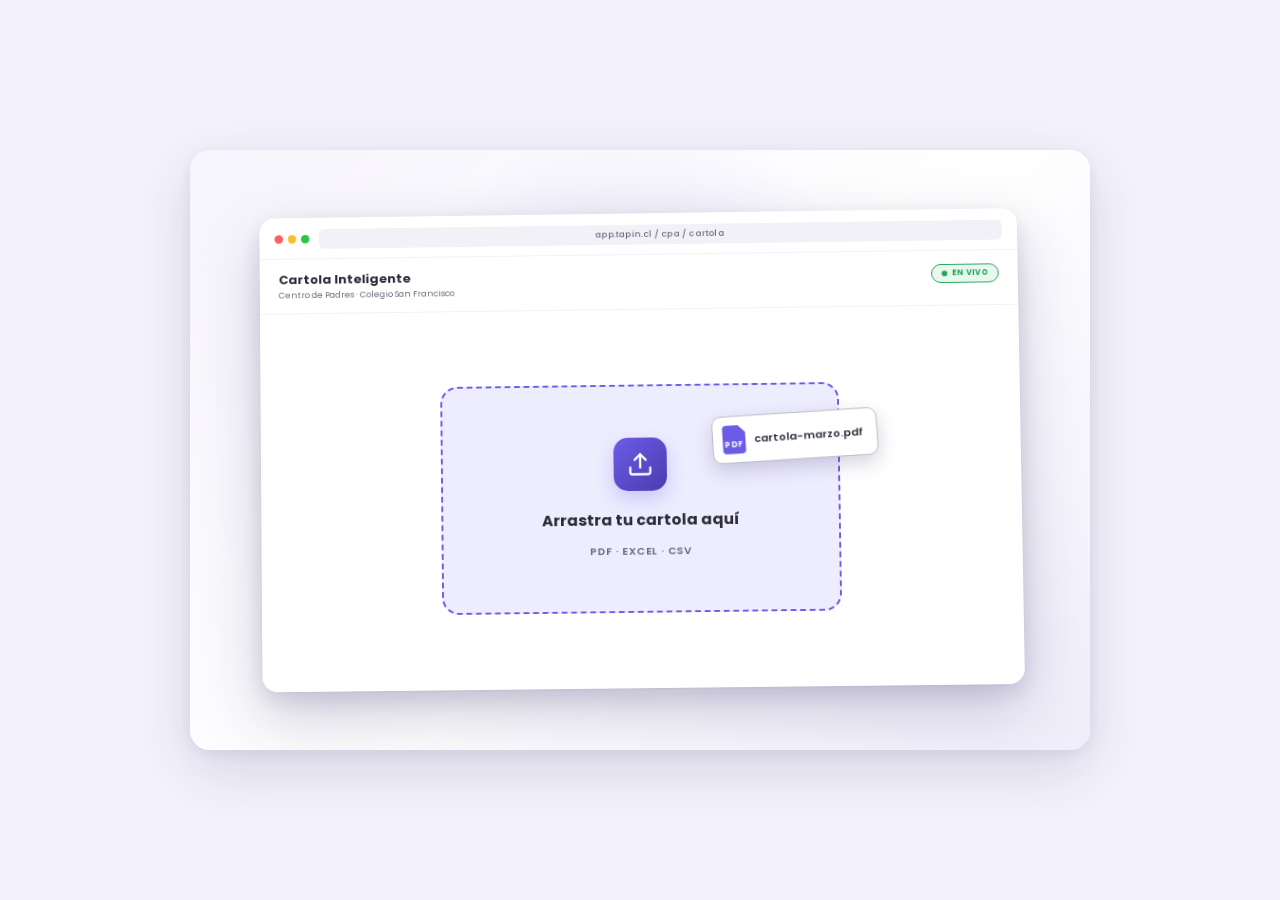
<file: mockups/mockup-cpa-cartola.html>
<!DOCTYPE html>
<html lang="es">
<head>
  <!-- iPad embed: si la landing pasa ?frameless, la tarjeta del mockup va sin
       fondo ni sombra (evita el "marco" al achicar el mockup). El PC nunca
       recibe la bandera → este bloque queda inerte allí. -->
  <script>try{if(location.search.indexOf('frameless')>-1){document.documentElement.classList.add('frameless');}}catch(e){}</script>
  <style>.frameless .mockup{background:transparent!important;box-shadow:none!important;}.frameless .ambient-glow{display:none!important;}</style>
  <meta charset="UTF-8" />
  <title>Mockup · Centro de Padres · Cartola Inteligente · Tap In Connect</title>
  <link rel="preconnect" href="https://fonts.googleapis.com">
  <link rel="preconnect" href="https://fonts.gstatic.com" crossorigin>
  <link href="https://fonts.googleapis.com/css2?family=Poppins:wght@400;500;600;700;800&display=swap" rel="stylesheet">
  <style>
    :root{
      --c-main:#4A3CAE;
      --c-mid:#6B5CE7;
      --c-light:#9B8EF0;
      --c-xlight:#EEEDFE;
      --c-text:#2C2B3A;
      --c-muted:#6B6A7D;
      --c-deep:#2D2560;
      --c-border:#BBBAC6;
      --c-surface:#F2F1F8;
      --c-highlight:#EBE8FC;
      --c-success:#22A459;
      --c-success-soft:#E8F8EE;
      --c-error:#D94F4F;
      --c-error-soft:#FFF1F1;
      /* Timings centralizados · matchea sistema de diseño Comedor */
      --anim-easing:cubic-bezier(0.65, 0, 0.35, 1);
      --anim-state-duration:400ms;
      --anim-reset-duration:300ms;
      /* Sombras consistentes con sistema Comedor */
      --shadow-card:0 20px 60px rgba(45,37,96,0.15), 0 4px 16px rgba(45,37,96,0.08);
      --shadow-dash:0 12px 30px rgba(45,37,96,0.10), 0 2px 8px rgba(45,37,96,0.06);
      --shadow-elem:0 4px 14px rgba(74,60,174,0.08);
    }

    *{box-sizing:border-box;margin:0;padding:0;}

    /* Respeta prefers-reduced-motion */
    @media (prefers-reduced-motion: reduce){
      *, *::before, *::after{
        animation-duration:0.01ms !important;
        animation-iteration-count:1 !important;
        transition-duration:0.01ms !important;
      }
    }

    html,body{
      width:100%;
      min-height:100vh;
      background:#F4F2FC;
      font-family:'Poppins',sans-serif;
      display:flex;
      align-items:center;
      justify-content:center;
      -webkit-font-smoothing:antialiased;
      -moz-osx-font-smoothing:grayscale;
      text-rendering:optimizeLegibility;
      color:var(--c-text);
      margin:0;
    }

    /* HiDPI wrapper · 2x render cuando se embebe en iframe a 1800px (home) */
    .hidpi-wrap{ display:contents; }
    @media (min-width:1800px){
      /* En contexto de embed (iframe home a 1800px CSS): body transparente
         para que el background del card padre se vea en las esquinas
         redondeadas del mockup. En standalone (<1800px) se mantiene el
         #F4F2FC del frame original. */
      html,body{ background:transparent; }
      .hidpi-wrap{
        display:block;
        width:1800px;
        height:1200px;
        position:relative;
        flex-shrink:0;
      }
      .hidpi-wrap > .mockup{
        transform:scale(2);
        transform-origin:top left;
        position:absolute;
        top:0;
        left:0;
      }
    }

    .mockup{
      width:900px;
      height:600px;
      background:linear-gradient(135deg, #F6F4FC 0%, #FFFFFF 55%, #F0EDFB 100%);
      border-radius:20px;
      box-shadow:var(--shadow-card);
      position:relative;
      overflow:hidden;
      transition:opacity 300ms ease-in-out;
      perspective:1800px;
    }
    .mockup.is-resetting{ opacity:0; }

    /* Ambient glow sutil */
    .ambient-glow{
      position:absolute;
      width:520px;
      height:520px;
      border-radius:50%;
      background:radial-gradient(circle, rgba(107,92,231,0.18) 0%, rgba(107,92,231,0) 70%);
      pointer-events:none;
      top:0;
      left:50%;
      transform:translate(-50%,-30px);
      z-index:1;
    }

    /* Wrap del botón primary · contiene pulse + tap ripple
       Replica el patrón de .pay-btn del mockup Comedor */
    .btn-primary-wrap{
      position:relative;
      display:inline-flex;
    }
    .btn-primary{
      position:relative;
      overflow:hidden;
    }
    .btn-primary.is-hovering{
      transform:translateY(-1px);
      box-shadow:0 8px 18px rgba(107,92,231,0.5);
    }
    .btn-primary.is-pressed{
      transform:scale(0.93) translateY(0);
      box-shadow:0 2px 6px rgba(107,92,231,0.45);
    }
    /* Pulse infinito alrededor del botón mientras espera el click */
    .btn-primary-pulse{
      position:absolute;inset:0;border-radius:9px;
      pointer-events:none;
      box-shadow:0 0 0 0 rgba(107,92,231,0.55);
      animation:btnPulse 2s ease-out infinite;
    }
    @keyframes btnPulse{
      0%{ box-shadow:0 0 0 0 rgba(107,92,231,0.55); }
      70%{ box-shadow:0 0 0 14px rgba(107,92,231,0); }
      100%{ box-shadow:0 0 0 0 rgba(107,92,231,0); }
    }
    .btn-primary-wrap.is-hidden-pulse .btn-primary-pulse{ display:none; }

    /* Tap finger · círculo morado que se expande desde el centro */
    .btn-tap-finger{
      position:absolute;
      left:50%;top:50%;
      width:48px;height:48px;
      border-radius:50%;
      background:rgba(107,92,231,0.35);
      transform:translate(-50%,-50%) scale(0);
      pointer-events:none;
      z-index:10;
      opacity:0;
    }
    .btn-tap-finger.is-tapping{
      animation:tapRipple 600ms ease-out;
    }
    @keyframes tapRipple{
      0%{ transform:translate(-50%,-50%) scale(0); opacity:0.9; background:rgba(107,92,231,0.55); }
      60%{ opacity:0.5; }
      100%{ transform:translate(-50%,-50%) scale(2.6); opacity:0; background:rgba(107,92,231,0); }
    }

    /* Backdrop SOLO con blur · sin oscurecer · contenido detrás difuso */
    .success-backdrop{
      position:absolute;
      inset:0;
      background:transparent;
      backdrop-filter:blur(5px);
      -webkit-backdrop-filter:blur(5px);
      opacity:0;
      pointer-events:none;
      transition:opacity 400ms ease-out;
      z-index:50;
    }
    .success-backdrop.is-visible{ opacity:1; }

    /* Popup centrado · estilo modal de confirmación */
    .success-toast{
      position:absolute;
      top:50%;
      left:50%;
      width:360px;
      background:#FFFFFF;
      border-radius:18px;
      padding:24px 22px 20px;
      box-shadow:0 30px 60px rgba(45,37,96,0.28),
                 0 12px 28px rgba(45,37,96,0.14),
                 0 0 0 1px rgba(34,164,89,0.10);
      transform:translate(-50%, -50%) scale(0.82);
      opacity:0;
      transition:transform 550ms cubic-bezier(0.34, 1.56, 0.64, 1),
                 opacity 400ms ease-out;
      z-index:100;
      text-align:center;
    }
    .success-toast.is-visible{
      transform:translate(-50%, -50%) scale(1);
      opacity:1;
    }
    .success-toast-icon{
      width:56px;
      height:56px;
      border-radius:50%;
      background:linear-gradient(135deg, var(--c-success), #1a8a49);
      display:flex;
      align-items:center;
      justify-content:center;
      box-shadow:0 10px 24px rgba(34,164,89,0.36);
      margin:0 auto 14px;
      position:relative;
    }
    .success-toast-icon svg{ width:28px; height:28px; }
    .success-toast-icon::after{
      content:"";
      position:absolute;
      inset:-6px;
      border-radius:50%;
      border:2.5px solid var(--c-success);
      opacity:0;
      transform:scale(0.85);
    }
    .success-toast.is-visible .success-toast-icon::after{
      animation:toastBurst 900ms ease-out 150ms forwards;
    }
    @keyframes toastBurst{
      0%{ opacity:0.7; transform:scale(0.85); }
      100%{ opacity:0; transform:scale(1.8); }
    }
    .success-toast-title{
      font-size:16px;
      font-weight:700;
      color:var(--c-text);
      letter-spacing:-0.3px;
      line-height:1.2;
      margin-bottom:5px;
    }
    .success-toast-sub{
      font-size:10px;
      font-weight:500;
      color:var(--c-muted);
      line-height:1.4;
      margin-bottom:14px;
      padding:0 8px;
    }
    .success-toast-meta{
      display:flex;
      justify-content:center;
      gap:8px;
      padding-top:12px;
      border-top:1px solid var(--c-surface);
    }
    .success-toast-stat{
      display:inline-flex;
      align-items:center;
      gap:4px;
      font-size:8.5px;
      font-weight:700;
      color:var(--c-success);
      text-transform:uppercase;
      letter-spacing:0.4px;
      background:var(--c-success-soft);
      padding:4px 10px;
      border-radius:99px;
    }
    .success-toast-stat::before{
      content:"";
      width:5px;height:5px;border-radius:50%;
      background:var(--c-success);
    }
    .success-toast-stat.is-muted{
      color:var(--c-muted);
      background:var(--c-surface);
    }
    .success-toast-stat.is-muted::before{
      background:var(--c-muted);
    }

    /* Panel principal (browser-style) · scale 0.95 + perspectiva + sombra +10% */
    .panel{
      position:absolute;
      inset:50px;
      background:#FFFFFF;
      border-radius:16px;
      /* Sombra +10% más notoria · inset 50px asegura que no se corte */
      box-shadow:0 26px 66px rgba(45,37,96,0.22),
                 0 9px 24px rgba(45,37,96,0.12),
                 0 1px 3px rgba(0,0,0,0.05);
      display:flex;
      flex-direction:column;
      overflow:hidden;
      z-index:2;
      /* Scale 0.95 + tilt 3D sutil */
      transform:scale(0.95) rotateX(1.4deg) rotateY(-0.6deg) rotate(-0.7deg);
      transform-origin:center center;
      transform-style:preserve-3d;
    }

    .panel-titlebar{
      display:flex;
      align-items:center;
      gap:10px;
      padding:12px 16px 10px;
      border-bottom:1px solid var(--c-surface);
    }
    .traffic{ display:flex; gap:5px; }
    .traffic span{
      width:9px; height:9px; border-radius:50%; display:inline-block;
    }
    .traffic span:nth-child(1){ background:#FF5F57; }
    .traffic span:nth-child(2){ background:#FEBC2E; }
    .traffic span:nth-child(3){ background:#28C840; }
    .dash-url{
      flex:1;
      background:var(--c-surface);
      border-radius:6px;
      padding:4px 10px;
      font-size:9px;
      color:var(--c-muted);
      font-weight:500;
      letter-spacing:0.2px;
      text-align:center;
    }

    .panel-header{
      display:flex;
      justify-content:space-between;
      align-items:flex-start;
      padding:14px 20px 12px;
      border-bottom:1px solid var(--c-surface);
    }
    .panel-title{
      font-size:13px;
      font-weight:700;
      color:var(--c-text);
      display:block;
      line-height:1.2;
    }
    .panel-subtitle{
      font-size:9px;
      color:var(--c-muted);
      display:block;
      margin-top:2px;
    }
    .live-pill{
      background:var(--c-success-soft);
      color:var(--c-success);
      border:1px solid var(--c-success);
      font-size:8px;
      font-weight:700;
      padding:3px 10px;
      border-radius:20px;
      display:inline-flex;
      align-items:center;
      letter-spacing:0.3px;
      text-transform:uppercase;
    }
    .live-pill-dot{
      width:6px;height:6px;border-radius:50%;
      background:var(--c-success);
      display:inline-block;margin-right:5px;
      animation:pulse 1.5s ease-in-out infinite;
    }
    @keyframes pulse{ 0%,100%{opacity:1;} 50%{opacity:0.35;} }

    /* Content area · contiene los 4 estados */
    .panel-content{
      flex:1;
      position:relative;
      padding:20px;
      overflow:hidden;
    }

    /* Cada estado se superpone, transition vía opacity */
    .state{
      position:absolute;
      inset:20px;
      display:flex;
      flex-direction:column;
      opacity:0;
      pointer-events:none;
      transition:opacity var(--anim-state-duration) ease-in-out;
    }
    .state.is-active{
      opacity:1;
      pointer-events:auto;
    }

    /* ─── STATE 1: Drop zone ─── */
    .state-drop{
      align-items:center;
      justify-content:center;
    }
    .drop-zone{
      width:420px;
      height:240px;
      border:2px dashed var(--c-mid);
      border-radius:18px;
      background:var(--c-xlight);
      display:flex;
      flex-direction:column;
      align-items:center;
      justify-content:center;
      gap:12px;
      position:relative;
      transition:border-color 300ms ease-out, background 300ms ease-out, transform 300ms ease-out;
    }
    .drop-zone.is-dragover{
      border-color:var(--c-success);
      background:var(--c-success-soft);
      transform:scale(1.02);
      box-shadow:0 0 0 4px rgba(34,164,89,0.12), 0 8px 24px rgba(74,60,174,0.18);
    }
    .drop-zone-icon{
      width:56px;
      height:56px;
      border-radius:15px;
      background:linear-gradient(135deg, var(--c-mid), var(--c-main));
      color:#FFFFFF;
      display:flex;
      align-items:center;
      justify-content:center;
      box-shadow:0 8px 20px rgba(107,92,231,0.28);
    }
    .drop-zone-icon svg{ width:28px; height:28px; }
    .drop-zone strong{
      font-size:16px;
      font-weight:700;
      color:var(--c-text);
      margin-top:6px;
    }
    .drop-zone span{
      font-size:11px;
      font-weight:600;
      color:var(--c-muted);
      letter-spacing:0.6px;
      text-transform:uppercase;
    }

    /* File icon que entra hacia el drop zone · cápsula más grande y legible */
    .file-icon{
      position:absolute;
      top:30px;
      right:50px;
      display:inline-flex;
      align-items:center;
      gap:9px;
      padding:9px 14px 9px 10px;
      background:#FFFFFF;
      border:1px solid var(--c-border);
      border-radius:10px;
      box-shadow:0 8px 20px rgba(45,37,96,0.20);
      font-size:11px;
      font-weight:600;
      color:var(--c-text);
      opacity:0;
      transform:translateX(40px) translateY(-10px) rotate(8deg) scale(0.9);
      transition:opacity 400ms ease-out, transform 400ms ease-out;
      z-index:5;
      pointer-events:none;
    }
    .file-icon-pdf{
      width:24px;
      height:30px;
      background:var(--c-mid);
      border-radius:4px;
      position:relative;
      flex-shrink:0;
    }
    .file-icon-pdf::after{
      content:"PDF";
      position:absolute;
      bottom:3px;
      left:0;right:0;
      text-align:center;
      font-size:8px;
      font-weight:700;
      color:#FFFFFF;
      letter-spacing:0.5px;
    }
    .file-icon-pdf::before{
      content:"";
      position:absolute;
      top:0;
      right:0;
      width:8px;height:8px;
      background:linear-gradient(225deg, #FFFFFF 50%, transparent 50%);
    }
    .file-icon.is-flying{
      opacity:1;
      transform:translateX(-80px) translateY(60px) rotate(-3deg) scale(1);
    }
    .file-icon.is-dropping{
      opacity:0;
      transform:translateX(-150px) translateY(130px) rotate(-8deg) scale(0.6);
    }

    /* ─── STATE 2: Processing · ahora es un POPUP con backdrop blur
       sobre la pantalla anterior (state-drop) que se mantiene visible. ─── */
    .state-processing{
      align-items:center;
      justify-content:center;
      /* Backdrop blur sólo sobre el contenido detrás · sin oscurecer */
      background:transparent;
      backdrop-filter:blur(5px);
      -webkit-backdrop-filter:blur(5px);
      z-index:30;
    }
    /* Mantener state-drop visible mientras processing está activo (popup overlay) */
    .panel-content.is-processing-popup .state-drop{
      opacity:1 !important;
      pointer-events:none;
    }
    .processing-card{
      width:560px;
      padding:30px 32px 26px;
      background:#FFFFFF;
      border-radius:20px;
      box-shadow:0 34px 70px rgba(45,37,96,0.30),
                 0 14px 32px rgba(45,37,96,0.16),
                 0 0 0 1px rgba(107,92,231,0.10);
      position:relative;
      overflow:hidden;
      transform:scale(0.9);
      opacity:0;
      transition:transform 450ms cubic-bezier(0.34, 1.56, 0.64, 1),
                 opacity 350ms ease-out;
    }
    .state-processing.is-active .processing-card{
      transform:scale(1);
      opacity:1;
    }
    /* Halo sutil de fondo · ambient glow morado */
    .processing-card::before{
      content:"";
      position:absolute;
      width:200px;height:200px;border-radius:50%;
      background:radial-gradient(circle, rgba(107,92,231,0.10) 0%, transparent 70%);
      top:-100px;right:-50px;
      pointer-events:none;
    }
    .processing-header{
      display:flex;
      align-items:center;
      gap:14px;
      margin-bottom:20px;
      position:relative;
      z-index:1;
    }
    /* File preview visual · documento con pulse */
    .processing-file{
      width:50px;height:60px;
      background:linear-gradient(180deg, #FFFFFF 0%, #F8F6FE 100%);
      border:2px solid var(--c-mid);
      border-radius:7px;
      position:relative;
      flex-shrink:0;
      box-shadow:0 4px 12px rgba(107,92,231,0.18);
      overflow:hidden;
      animation:filePulse 1.6s ease-in-out infinite;
    }
    @keyframes filePulse{
      0%,100%{ transform:translateY(0); box-shadow:0 4px 12px rgba(107,92,231,0.18); }
      50%{ transform:translateY(-2px); box-shadow:0 8px 18px rgba(107,92,231,0.28); }
    }
    .processing-file::after{
      content:"PDF";
      position:absolute;
      bottom:5px;
      left:0;right:0;
      text-align:center;
      font-size:9px;
      font-weight:800;
      color:var(--c-mid);
      letter-spacing:0.5px;
    }
    /* Líneas de "scan" dentro del file */
    .processing-file-scan{
      position:absolute;
      top:8px;
      left:6px;right:6px;
      height:1.5px;
      background:var(--c-mid);
      opacity:0.4;
      border-radius:1px;
      box-shadow:0 4px 0 0 rgba(107,92,231,0.4), 0 8px 0 0 rgba(107,92,231,0.25);
    }
    .processing-file-scan::after{
      content:"";
      position:absolute;
      top:-6px;
      left:-2px;right:-2px;
      height:14px;
      background:linear-gradient(180deg, transparent 0%, rgba(107,92,231,0.6) 50%, transparent 100%);
      animation:scanLine 1.8s ease-in-out infinite;
    }
    @keyframes scanLine{
      0%,100%{ transform:translateY(0); opacity:0.8; }
      50%{ transform:translateY(28px); opacity:1; }
    }
    .processing-text{ display:flex; flex-direction:column; line-height:1.2; flex:1; }
    .processing-title{
      font-size:14px;
      font-weight:700;
      color:var(--c-text);
    }
    .processing-meta{
      font-size:10px;
      font-weight:500;
      color:var(--c-muted);
      margin-top:4px;
    }
    .processing-percent-big{
      font-size:26px;
      font-weight:800;
      color:var(--c-mid);
      font-variant-numeric:tabular-nums;
      letter-spacing:-0.5px;
      line-height:1;
    }

    /* Barra de progreso con shimmer animado */
    .processing-bar{
      height:12px;
      background:var(--c-surface);
      border-radius:99px;
      overflow:hidden;
      margin-bottom:18px;
      position:relative;
    }
    .processing-bar-fill{
      height:100%;
      background:linear-gradient(90deg, var(--c-main) 0%, var(--c-mid) 50%, var(--c-light) 100%);
      background-size:200% 100%;
      width:0%;
      transition:width 2400ms cubic-bezier(0.4, 0, 0.2, 1);
      border-radius:99px;
      position:relative;
      animation:gradientShift 2.5s ease-in-out infinite;
    }
    @keyframes gradientShift{
      0%,100%{ background-position:0% 50%; }
      50%{ background-position:100% 50%; }
    }
    .processing-bar-fill::after{
      content:"";
      position:absolute;
      top:0; bottom:0;
      width:60px;
      background:linear-gradient(90deg, transparent, rgba(255,255,255,0.55), transparent);
      animation:shimmer 1.4s ease-in-out infinite;
    }
    @keyframes shimmer{
      0%{ left:-60px; }
      100%{ left:460px; }
    }
    .state-processing.is-active .processing-bar-fill{
      width:100%;
    }

    /* Contador en vivo · movimientos detectados */
    .processing-detected{
      display:flex;
      align-items:center;
      gap:10px;
      margin-bottom:14px;
      padding:10px 12px;
      background:linear-gradient(90deg, var(--c-xlight) 0%, rgba(238,237,254,0.4) 100%);
      border:1px solid rgba(107,92,231,0.15);
      border-radius:10px;
      position:relative;
      z-index:1;
      overflow:hidden;
    }
    .processing-detected-icon{
      width:28px;height:28px;border-radius:8px;
      background:linear-gradient(135deg, var(--c-mid), var(--c-main));
      color:#FFFFFF;
      display:flex;align-items:center;justify-content:center;
      flex-shrink:0;
      box-shadow:0 4px 10px rgba(107,92,231,0.28);
    }
    .processing-detected-icon svg{ width:14px;height:14px; }
    .processing-detected-text{
      flex:1;
      display:flex;
      align-items:baseline;
      gap:6px;
      line-height:1;
    }
    .processing-detected-num{
      font-size:20px;
      font-weight:800;
      color:var(--c-main);
      font-variant-numeric:tabular-nums;
      letter-spacing:-0.4px;
    }
    .processing-detected-label{
      font-size:9.5px;
      font-weight:600;
      color:var(--c-muted);
    }
    .processing-detected-mini{
      display:flex;
      gap:8px;
      flex-shrink:0;
    }
    .processing-detected-mini-stat{
      display:inline-flex;
      align-items:center;
      gap:3px;
      padding:3px 7px;
      background:#FFFFFF;
      border:1px solid var(--c-surface);
      border-radius:99px;
      font-size:8px;
      font-weight:700;
      font-variant-numeric:tabular-nums;
      color:var(--c-text);
      letter-spacing:0.2px;
    }
    .processing-detected-mini-stat.is-positive{ color:var(--c-success); }
    .processing-detected-mini-stat.is-negative{ color:var(--c-error); }
    .processing-detected-mini-stat-dot{
      width:5px;height:5px;border-radius:50%;
    }
    .is-positive .processing-detected-mini-stat-dot{ background:var(--c-success); }
    .is-negative .processing-detected-mini-stat-dot{ background:var(--c-error); }

    /* Steps · indicadores que se iluminan conforme avanza el progreso */
    .processing-steps{
      display:flex;
      align-items:center;
      gap:6px;
      position:relative;
      z-index:1;
    }
    .processing-step{
      display:inline-flex;
      align-items:center;
      gap:6px;
      padding:6px 11px;
      border-radius:99px;
      font-size:10px;
      font-weight:600;
      color:var(--c-muted);
      background:var(--c-surface);
      transition:background 400ms ease-out, color 400ms ease-out;
    }
    .processing-step-dot{
      width:7px;height:7px;border-radius:50%;
      background:var(--c-border);
      flex-shrink:0;
      transition:background 400ms ease-out;
    }
    .processing-step.is-done{
      background:var(--c-success-soft);
      color:var(--c-success);
    }
    .processing-step.is-done .processing-step-dot{
      background:var(--c-success);
    }
    .processing-step.is-active{
      background:var(--c-xlight);
      color:var(--c-mid);
    }
    .processing-step.is-active .processing-step-dot{
      background:var(--c-mid);
      animation:pulse 1s ease-in-out infinite;
    }
    .processing-step-arrow{
      color:var(--c-border);
      font-size:8px;
      margin:0 -2px;
    }

    /* ─── STATE 3: Classified table ─── */
    .state-table{
      gap:12px;
    }
    /* Separación extra entre stats strip y la tabla */
    .state-table .table-stats + .table-wrap{
      margin-top:6px;
    }
    .table-heading{
      font-size:11px;
      font-weight:700;
      color:var(--c-text);
      display:flex;
      align-items:center;
      gap:8px;
    }
    .table-heading-meta{
      margin-left:auto;
      display:inline-flex;
      align-items:center;
      gap:4px;
    }
    .ai-pill{
      display:inline-flex;
      align-items:center;
      gap:5px;
      padding:3px 9px 3px 7px;
      background:var(--c-xlight);
      border:1px solid rgba(107,92,231,0.22);
      border-radius:99px;
      font-size:8px;
      font-weight:700;
      color:var(--c-mid);
      text-transform:uppercase;
      letter-spacing:0.4px;
    }
    .ai-pill svg{ width:10px; height:10px; }
    .ai-pill-dot{
      width:5px;height:5px;border-radius:50%;background:var(--c-mid);
      animation:pulse 1.2s ease-in-out infinite;
    }

    /* Stats strip · 4 cards encerrados en una pill neutra (estilo card-card) */
    .table-stats{
      display:grid;
      grid-template-columns:repeat(4, 1fr);
      gap:0;
      background:var(--c-surface);
      border-radius:12px;
      padding:12px 6px;
      border:1px solid rgba(45,37,96,0.06);
    }
    .table-stat{
      background:transparent;
      border-radius:0;
      padding:0 14px;
      display:flex;
      flex-direction:column;
      gap:3px;
      border-right:1px solid rgba(45,37,96,0.08);
    }
    .table-stat:last-child{ border-right:none; }
    .table-stat-label{
      font-size:7.5px;
      font-weight:600;
      color:var(--c-muted);
      text-transform:uppercase;
      letter-spacing:0.4px;
    }
    .table-stat-value{
      font-size:13px;
      font-weight:700;
      color:var(--c-text);
      line-height:1;
      font-variant-numeric:tabular-nums;
    }
    .table-stat-value.is-positive{ color:var(--c-success); }
    .table-stat-value.is-negative{ color:var(--c-error); }
    .table-stat.is-progress .table-stat-value{
      color:var(--c-mid);
      display:inline-flex;
      align-items:baseline;
      gap:2px;
    }
    .table-stat-progress-total{
      font-size:10px;font-weight:600;color:var(--c-muted);
    }

    .table-wrap{
      flex:1;
      background:#FFFFFF;
      border:1px solid var(--c-surface);
      border-radius:10px;
      overflow:hidden;
      display:flex;
      flex-direction:column;
      min-height:0;
    }

    /* Footer con info de IA */
    .table-footer{
      display:flex;
      align-items:center;
      justify-content:space-between;
      padding:8px 12px;
      background:var(--c-xlight);
      border:1px solid rgba(107,92,231,0.15);
      border-radius:8px;
      font-size:8.5px;
      color:var(--c-text);
      font-weight:500;
    }
    .table-footer-icon{
      width:18px;height:18px;border-radius:5px;
      background:var(--c-mid);color:#FFFFFF;
      display:flex;align-items:center;justify-content:center;
      flex-shrink:0;
    }
    .table-footer-icon svg{ width:10px; height:10px; }
    .table-footer-text{
      display:flex; flex-direction:column; line-height:1.25;
      flex:1; margin-left:8px;
    }
    .table-footer-text strong{
      font-weight:700; color:var(--c-text); font-size:9px;
    }
    .table-footer-text span{
      font-size:8px; color:var(--c-muted); font-weight:500;
    }
    .table-footer-confidence{
      display:inline-flex;
      align-items:center;
      gap:4px;
      padding:4px 9px;
      background:#FFFFFF;
      border:1px solid rgba(34,164,89,0.25);
      border-radius:99px;
      font-size:8px;
      font-weight:700;
      color:var(--c-success);
      letter-spacing:0.3px;
      flex-shrink:0;
    }
    .table-footer-confidence-dot{
      width:5px;height:5px;border-radius:50%;background:var(--c-success);
    }
    /* Grid del row · columna Monto alineada con el card "Egresos" del stats pill */
    .row-head{
      display:grid;
      grid-template-columns:70px 240px 130px 1fr;
      gap:12px;
      padding:9px 14px;
      background:var(--c-surface);
      font-size:9px;
      font-weight:700;
      color:var(--c-muted);
      letter-spacing:0.4px;
      text-transform:uppercase;
    }
    .row-head > span:nth-child(4){ padding-left:24px; }
    .row{
      display:grid;
      grid-template-columns:70px 240px 130px 1fr;
      gap:12px;
      padding:11px 14px;
      border-bottom:1px solid var(--c-surface);
      align-items:center;
      font-size:11px;
      color:var(--c-text);
      transition:background 400ms ease-out;
    }
    .row > .cell-badge{ padding-left:24px; }
    .row:last-child{ border-bottom:none; }
    .row.is-classifying{
      background:var(--c-highlight);
    }
    .cell-date{
      font-size:10px;
      font-weight:600;
      color:var(--c-muted);
      font-variant-numeric:tabular-nums;
    }
    .cell-desc{ font-weight:500; }
    .cell-amt{
      font-weight:700;
      font-variant-numeric:tabular-nums;
      text-align:left;
    }
    .cell-amt.positive{ color:var(--c-success); }
    .cell-amt.negative{ color:var(--c-error); }
    .cell-badge{
      text-align:left;
      min-height:22px;
    }
    .badge{
      display:inline-block;
      padding:4px 10px;
      border-radius:6px;
      font-size:9.5px;
      font-weight:700;
      letter-spacing:0.3px;
      text-transform:uppercase;
      opacity:0;
      transform:scale(0.6);
      transition:opacity 300ms ease-out, transform 350ms cubic-bezier(0.34, 1.56, 0.64, 1);
    }
    .badge.is-classified{
      opacity:1;
      transform:scale(1);
    }
    .badge.green{
      background:var(--c-success-soft);
      color:var(--c-success);
      border:1px solid rgba(34,164,89,0.3);
    }
    .badge.red{
      background:var(--c-error-soft);
      color:var(--c-error);
      border:1px solid rgba(217,79,79,0.3);
    }

    /* ─── STATE 4: Consolidated view ─── */
    .state-consolidated{
      gap:14px;
    }
    .cons-heading{
      font-size:11px;
      font-weight:700;
      color:var(--c-text);
      display:flex;
      align-items:center;
      gap:8px;
    }
    .cons-heading-meta{
      font-size:9px;
      font-weight:500;
      color:var(--c-muted);
      margin-left:auto;
    }
    .categories{
      display:grid;
      grid-template-columns:repeat(2, 1fr);
      gap:10px;
    }
    .cat-card{
      background:var(--c-surface);
      border-radius:10px;
      padding:11px 14px;
      border:1px solid transparent;
      transition:border-color 300ms ease-out;
    }
    .cat-card.is-positive{
      background:#F1FBF5;
      border-color:rgba(34,164,89,0.18);
    }
    .cat-card.is-negative{
      background:#FCF2F2;
      border-color:rgba(217,79,79,0.18);
    }
    .cat-head{
      display:flex;
      justify-content:space-between;
      align-items:center;
      margin-bottom:5px;
    }
    .cat-label{
      font-size:8.5px;
      font-weight:700;
      color:var(--c-text);
      letter-spacing:0.3px;
      text-transform:uppercase;
    }
    .cat-count{
      font-size:8px;
      font-weight:500;
      color:var(--c-muted);
    }
    .cat-amount{
      font-size:17px;
      font-weight:700;
      color:var(--c-text);
      letter-spacing:-0.3px;
      line-height:1;
      margin-bottom:8px;
      font-variant-numeric:tabular-nums;
    }
    .cat-card.is-positive .cat-amount{ color:var(--c-success); }
    .cat-card.is-negative .cat-amount{ color:var(--c-error); }
    .cat-bar{
      height:4px;
      background:rgba(45,37,96,0.08);
      border-radius:99px;
      overflow:hidden;
    }
    .cat-bar-fill{
      height:100%;
      width:0;
      background:var(--c-mid);
      border-radius:99px;
      transition:width 800ms cubic-bezier(0.4, 0, 0.2, 1);
    }
    .cat-card.is-positive .cat-bar-fill{ background:var(--c-success); }
    .cat-card.is-negative .cat-bar-fill{ background:var(--c-error); }
    .state-consolidated.is-bars-grown .cat-bar-fill{ width:var(--w, 50%); }

    .net-card{
      background:linear-gradient(135deg, var(--c-main) 0%, var(--c-mid) 100%);
      border-radius:12px;
      padding:14px 18px;
      color:#FFFFFF;
      display:flex;
      align-items:center;
      justify-content:space-between;
      box-shadow:0 8px 20px rgba(74,60,174,0.25);
      position:relative;
      overflow:hidden;
    }
    .net-card::after{
      content:"";
      position:absolute;
      width:120px;height:120px;border-radius:50%;
      background:rgba(255,255,255,0.08);
      top:-40px;right:-30px;
    }
    .net-label{
      font-size:9px;
      font-weight:600;
      opacity:0.85;
      letter-spacing:0.4px;
      text-transform:uppercase;
      display:block;
      margin-bottom:3px;
      position:relative;
      z-index:1;
    }
    .net-sub{
      font-size:8.5px;
      font-weight:500;
      opacity:0.75;
      position:relative;
      z-index:1;
    }
    .net-amount{
      font-size:24px;
      font-weight:800;
      letter-spacing:-0.5px;
      line-height:1;
      font-variant-numeric:tabular-nums;
      position:relative;
      z-index:1;
    }

    .actions{
      display:flex;
      gap:10px;
      justify-content:flex-end;
    }
    .btn{
      display:inline-flex;
      align-items:center;
      gap:6px;
      padding:9px 14px;
      border-radius:9px;
      font-family:'Poppins', sans-serif;
      font-size:10px;
      font-weight:700;
      cursor:default;
      transition:transform 200ms ease-out, box-shadow 200ms ease-out;
    }
    .btn-secondary{
      background:#FFFFFF;
      border:1px solid var(--c-border);
      color:var(--c-text);
    }
    .btn-primary{
      background:linear-gradient(135deg, var(--c-mid), var(--c-main));
      color:#FFFFFF;
      border:none;
      box-shadow:0 4px 12px rgba(107,92,231,0.32);
    }
    .btn svg{ width:11px; height:11px; }

    /* Reveal animations · estado 4 escalonado */
    .state-consolidated .cons-heading,
    .state-consolidated .categories,
    .state-consolidated .net-card,
    .state-consolidated .actions{
      opacity:0;
      transform:translateY(8px);
    }
    .state-consolidated.is-revealed .cons-heading{
      animation:consReveal 380ms ease-out 0ms forwards;
    }
    .state-consolidated.is-revealed .categories{
      animation:consReveal 380ms ease-out 100ms forwards;
    }
    .state-consolidated.is-revealed .net-card{
      animation:consReveal 380ms ease-out 350ms forwards;
    }
    .state-consolidated.is-revealed .actions{
      animation:consReveal 380ms ease-out 500ms forwards;
    }
    @keyframes consReveal{
      to{ opacity:1; transform:translateY(0); }
    }
  </style>
</head>
<body>

  <div class="hidpi-wrap">
  <div class="mockup" id="mockup">
    <div class="ambient-glow"></div>

    <!-- Backdrop con blur cuando aparece el popup -->
    <div class="success-backdrop" id="successBackdrop"></div>

    <!-- Popup centrado de éxito · estilo modal -->
    <div class="success-toast" id="successBanner">
      <div class="success-toast-icon">
        <svg viewBox="0 0 24 24" fill="none">
          <path d="M5 12.5l4.5 4.5L19 7" stroke="#FFFFFF" stroke-width="3.2" stroke-linecap="round" stroke-linejoin="round"/>
        </svg>
      </div>
      <div class="success-toast-title">Cartola importada</div>
      <div class="success-toast-sub">85 movimientos detectados y clasificados automáticamente en 4 categorías de presupuesto</div>
      <div class="success-toast-meta">
        <span class="success-toast-stat">96% confianza</span>
        <span class="success-toast-stat is-muted">Procesado en 2.4s</span>
      </div>
    </div>

    <!-- Panel principal -->
    <div class="panel">
      <div class="panel-titlebar">
        <div class="traffic"><span></span><span></span><span></span></div>
        <div class="dash-url">app.tapin.cl / cpa / cartola</div>
      </div>

      <div class="panel-header">
        <div>
          <span class="panel-title">Cartola Inteligente</span>
          <span class="panel-subtitle">Centro de Padres · Colegio San Francisco</span>
        </div>
        <span class="live-pill"><span class="live-pill-dot"></span>EN VIVO</span>
      </div>

      <div class="panel-content">

        <!-- STATE 1: Drop zone -->
        <div class="state state-drop is-active" id="stateDrop">
          <div class="drop-zone" id="dropZone">
            <div class="drop-zone-icon">
              <svg viewBox="0 0 24 24" fill="none" stroke="currentColor" stroke-width="2" stroke-linecap="round" stroke-linejoin="round">
                <path d="M21 15v4a2 2 0 0 1-2 2H5a2 2 0 0 1-2-2v-4"/>
                <polyline points="17 8 12 3 7 8"/>
                <line x1="12" y1="3" x2="12" y2="15"/>
              </svg>
            </div>
            <strong>Arrastra tu cartola aquí</strong>
            <span>PDF · Excel · CSV</span>
          </div>
          <div class="file-icon" id="fileIcon">
            <div class="file-icon-pdf"></div>
            <span>cartola-marzo.pdf</span>
          </div>
        </div>

        <!-- STATE 2: Processing -->
        <div class="state state-processing" id="stateProcessing">
          <div class="processing-card">
            <div class="processing-header">
              <div class="processing-file">
                <span class="processing-file-scan"></span>
              </div>
              <div class="processing-text">
                <span class="processing-title">Procesando cartola de Marzo 2026</span>
                <span class="processing-meta">cartola-marzo.pdf · 247 KB · 85 movimientos</span>
              </div>
              <div class="processing-percent-big" id="progPercent">0%</div>
            </div>
            <div class="processing-bar">
              <div class="processing-bar-fill" id="progBarFill"></div>
            </div>
            <div class="processing-steps">
              <div class="processing-step" id="step1">
                <span class="processing-step-dot"></span>
                Leyendo PDF
              </div>
              <span class="processing-step-arrow">→</span>
              <div class="processing-step" id="step2">
                <span class="processing-step-dot"></span>
                Extrayendo movimientos
              </div>
              <span class="processing-step-arrow">→</span>
              <div class="processing-step" id="step3">
                <span class="processing-step-dot"></span>
                Clasificando con IA
              </div>
            </div>
          </div>
        </div>

        <!-- STATE 3: Classified table -->
        <div class="state state-table" id="stateTable">
          <div class="table-heading">
            <span>Movimientos detectados</span>
            <span class="table-heading-meta">
              <span class="ai-pill">
                <span class="ai-pill-dot"></span>
                IA clasificando <span id="aiCounter">0/5</span>
              </span>
            </span>
          </div>

          <!-- Stats strip · 4 mini cards con métricas en vivo -->
          <div class="table-stats">
            <div class="table-stat">
              <span class="table-stat-label">Período</span>
              <span class="table-stat-value">Mar 2026</span>
            </div>
            <div class="table-stat">
              <span class="table-stat-label">Ingresos</span>
              <span class="table-stat-value is-positive">+$16.450K</span>
            </div>
            <div class="table-stat">
              <span class="table-stat-label">Egresos</span>
              <span class="table-stat-value is-negative">−$187K</span>
            </div>
            <div class="table-stat is-progress">
              <span class="table-stat-label">Clasificados</span>
              <span class="table-stat-value">
                <span id="aiCounter2">0</span><span class="table-stat-progress-total">/5</span>
              </span>
            </div>
          </div>

          <div class="table-wrap">
            <div class="row-head">
              <span>Fecha</span>
              <span>Descripción</span>
              <span>Monto</span>
              <span>Categoría</span>
            </div>
            <div class="row" data-row="0">
              <span class="cell-date">01/03</span>
              <span class="cell-desc">Transferencia cuota</span>
              <span class="cell-amt positive">+$3.200.000</span>
              <span class="cell-badge"><span class="badge green" data-badge="0">Cuotas anuales</span></span>
            </div>
            <div class="row" data-row="1">
              <span class="cell-date">03/03</span>
              <span class="cell-desc">Pago arriendo sala</span>
              <span class="cell-amt negative">−$120.000</span>
              <span class="cell-badge"><span class="badge red" data-badge="1">Gastos generales</span></span>
            </div>
            <div class="row" data-row="2">
              <span class="cell-date">05/03</span>
              <span class="cell-desc">Depósito bingo</span>
              <span class="cell-amt positive">+$8.450.000</span>
              <span class="cell-badge"><span class="badge green" data-badge="2">Bingo fin de año</span></span>
            </div>
            <div class="row" data-row="3">
              <span class="cell-date">12/03</span>
              <span class="cell-desc">Compra materiales</span>
              <span class="cell-amt negative">−$67.500</span>
              <span class="cell-badge"><span class="badge red" data-badge="3">Gastos generales</span></span>
            </div>
            <div class="row" data-row="4">
              <span class="cell-date">22/03</span>
              <span class="cell-desc">Entradas fin de año</span>
              <span class="cell-amt positive">+$4.800.000</span>
              <span class="cell-badge"><span class="badge green" data-badge="4">Evento fin de año</span></span>
            </div>
          </div>

        </div>

        <!-- STATE 4: Consolidated view -->
        <div class="state state-consolidated" id="stateConsolidated">
          <div class="cons-heading">
            <span>Resumen por categorías</span>
            <span class="cons-heading-meta">Marzo 2026 · auto-clasificado</span>
          </div>

          <div class="categories">
            <div class="cat-card is-positive" style="--w:66%;">
              <div class="cat-head">
                <span class="cat-label">Cuotas anuales</span>
                <span class="cat-count">48 mov.</span>
              </div>
              <div class="cat-amount">+$22.450.000</div>
              <div class="cat-bar"><div class="cat-bar-fill"></div></div>
            </div>
            <div class="cat-card is-positive" style="--w:24%;">
              <div class="cat-head">
                <span class="cat-label">Bingo fin de año</span>
                <span class="cat-count">12 mov.</span>
              </div>
              <div class="cat-amount">+$8.450.000</div>
              <div class="cat-bar"><div class="cat-bar-fill"></div></div>
            </div>
            <div class="cat-card is-positive" style="--w:11%;">
              <div class="cat-head">
                <span class="cat-label">Evento fin de año</span>
                <span class="cat-count">8 mov.</span>
              </div>
              <div class="cat-amount">+$3.800.000</div>
              <div class="cat-bar"><div class="cat-bar-fill"></div></div>
            </div>
            <div class="cat-card is-negative" style="--w:6%;">
              <div class="cat-head">
                <span class="cat-label">Gastos generales</span>
                <span class="cat-count">17 mov.</span>
              </div>
              <div class="cat-amount">−$1.940.000</div>
              <div class="cat-bar"><div class="cat-bar-fill"></div></div>
            </div>
          </div>

          <div class="net-card">
            <div>
              <span class="net-label">Saldo neto del mes</span>
              <span class="net-sub">85 movimientos clasificados</span>
            </div>
            <div class="net-amount">+$32.760.000</div>
          </div>

          <div class="actions">
            <button class="btn btn-secondary">
              <svg viewBox="0 0 24 24" fill="none" stroke="currentColor" stroke-width="2.2" stroke-linecap="round" stroke-linejoin="round">
                <path d="M14 2H6a2 2 0 0 0-2 2v16a2 2 0 0 0 2 2h12a2 2 0 0 0 2-2V8z"/>
                <polyline points="14 2 14 8 20 8"/>
                <line x1="12" y1="18" x2="12" y2="12"/>
                <line x1="9" y1="15" x2="15" y2="15"/>
              </svg>
              Exportar reporte PDF
            </button>
            <div class="btn-primary-wrap" id="btnPresupuestoWrap">
              <span class="btn-primary-pulse"></span>
              <button class="btn btn-primary" id="btnPresupuesto">
                Ver en presupuesto
                <svg viewBox="0 0 24 24" fill="none" stroke="currentColor" stroke-width="2.4" stroke-linecap="round" stroke-linejoin="round">
                  <line x1="5" y1="12" x2="19" y2="12"/>
                  <polyline points="12 5 19 12 12 19"/>
                </svg>
              </button>
              <span class="btn-tap-finger" id="btnTapFinger"></span>
            </div>
          </div>
        </div>

      </div>
    </div>
  </div>
  </div>

<script>
(function(){
  const mockup           = document.getElementById('mockup');
  const successBanner    = document.getElementById('successBanner');
  const successBackdrop  = document.getElementById('successBackdrop');

  const stateDrop         = document.getElementById('stateDrop');
  const stateProcessing   = document.getElementById('stateProcessing');
  const stateTable        = document.getElementById('stateTable');
  const stateConsolidated = document.getElementById('stateConsolidated');
  const states            = [stateDrop, stateProcessing, stateTable, stateConsolidated];
  const panelContent      = document.querySelector('.panel-content');

  const dropZone   = document.getElementById('dropZone');
  const fileIcon   = document.getElementById('fileIcon');
  const progBar    = document.getElementById('progBarFill');
  const progPct    = document.getElementById('progPercent');
  const badges     = document.querySelectorAll('.badge[data-badge]');
  const rows       = document.querySelectorAll('.state-table .row');
  const aiCounter  = document.getElementById('aiCounter');
  const aiCounter2 = document.getElementById('aiCounter2');

  const timers = [];
  function schedule(fn, delay){ timers.push(setTimeout(fn, delay)); }
  function clearAllTimers(){
    timers.forEach(clearTimeout);
    timers.length = 0;
  }

  function setActiveState(el){
    states.forEach(s => s.classList.remove('is-active'));
    el.classList.add('is-active');
  }

  function animatePercent(from, to, duration){
    const start = performance.now();
    function tick(now){
      const t = Math.min(1, (now-start)/duration);
      const eased = t * (2 - t); // ease-out quad
      const val = Math.round(from + (to-from)*eased);
      progPct.textContent = val + '%';
      if(t<1) requestAnimationFrame(tick);
    }
    requestAnimationFrame(tick);
  }

  /* Contador de movimientos detectados · 0→85 con stats de
     ingresos/egresos subiendo proporcionalmente */
  function animateMovementCounter(from, to, duration){
    const elNum = document.getElementById('detectedNum');
    const elIng = document.getElementById('detectedIngresos');
    const elEgr = document.getElementById('detectedEgresos');
    const targetIngresos = 68;
    const targetEgresos = 17;
    const start = performance.now();
    function tick(now){
      const t = Math.min(1, (now-start)/duration);
      const eased = t * (2 - t);
      const val = Math.round(from + (to-from)*eased);
      if(elNum) elNum.textContent = val;
      if(elIng) elIng.textContent = Math.round(targetIngresos * eased);
      if(elEgr) elEgr.textContent = Math.round(targetEgresos * eased);
      if(t<1) requestAnimationFrame(tick);
    }
    requestAnimationFrame(tick);
  }

  function resetState(){
    clearAllTimers();

    if(panelContent) panelContent.classList.remove('is-processing-popup');
    setActiveState(stateDrop);

    dropZone.classList.remove('is-dragover');
    fileIcon.classList.remove('is-flying','is-dropping');

    progBar.style.transition = 'none';
    progBar.style.width = '0%';
    progPct.textContent = '0%';
    void progBar.offsetWidth;
    progBar.style.transition = '';

    badges.forEach(b => b.classList.remove('is-classified'));
    rows.forEach(r => r.classList.remove('is-classifying'));
    if(aiCounter) aiCounter.textContent = '0/5';
    if(aiCounter2) aiCounter2.textContent = '0';

    // Reset de los steps del processing
    ['step1','step2','step3'].forEach(id => {
      const s = document.getElementById(id);
      if(s) s.classList.remove('is-active','is-done');
    });

    // Reset del contador de movimientos
    const dn = document.getElementById('detectedNum');
    const di = document.getElementById('detectedIngresos');
    const de = document.getElementById('detectedEgresos');
    if(dn) dn.textContent = '0';
    if(di) di.textContent = '0';
    if(de) de.textContent = '0';

    stateConsolidated.classList.remove('is-revealed','is-bars-grown');

    successBanner.classList.remove('is-visible');
    if(successBackdrop) successBackdrop.classList.remove('is-visible');

    // Reset del botón "Ver en presupuesto" · vuelve al estado idle con pulse
    const btn    = document.getElementById('btnPresupuesto');
    const wrap   = document.getElementById('btnPresupuestoWrap');
    const finger = document.getElementById('btnTapFinger');
    if(btn) btn.classList.remove('is-hovering','is-pressed');
    if(wrap) wrap.classList.remove('is-hidden-pulse');
    if(finger) finger.classList.remove('is-tapping');
  }

  let loopActive = false;
  let isVisible = true;

  function runLoop(){
    if(!loopActive) return;
    resetState();
    mockup.classList.remove('is-resetting');

    /* ───── STAGE A: DROP ZONE → FILE INCOMING (0 → 2.5s) ───── */

    // 0.8s: file icon vuela hacia el drop zone
    schedule(()=>{
      fileIcon.classList.add('is-flying');
    }, 800);

    // 1.7s: drop zone reacciona (dragover state)
    schedule(()=>{
      dropZone.classList.add('is-dragover');
    }, 1700);

    // 2.2s: file desaparece dentro del drop zone
    schedule(()=>{
      fileIcon.classList.remove('is-flying');
      fileIcon.classList.add('is-dropping');
    }, 2200);

    /* ───── STAGE B: PROCESSING (2.5 → 5.5s) ───── */

    // 2.5s: processing como POPUP sobre stateDrop · stateDrop sigue visible
    schedule(()=>{
      stateProcessing.classList.add('is-active');
      panelContent.classList.add('is-processing-popup');
      animatePercent(0, 100, 2400);
      const s1 = document.getElementById('step1');
      if(s1) s1.classList.add('is-active');
    }, 2500);
    // 3.3s (~33%): step 1 done, step 2 active
    schedule(()=>{
      const s1 = document.getElementById('step1');
      const s2 = document.getElementById('step2');
      if(s1){ s1.classList.remove('is-active'); s1.classList.add('is-done'); }
      if(s2) s2.classList.add('is-active');
    }, 3300);
    // 4.3s (~70%): step 2 done, step 3 active
    schedule(()=>{
      const s2 = document.getElementById('step2');
      const s3 = document.getElementById('step3');
      if(s2){ s2.classList.remove('is-active'); s2.classList.add('is-done'); }
      if(s3) s3.classList.add('is-active');
    }, 4300);
    // 5.2s (~100%): step 3 done
    schedule(()=>{
      const s3 = document.getElementById('step3');
      if(s3){ s3.classList.remove('is-active'); s3.classList.add('is-done'); }
    }, 5200);

    /* ───── STAGE C: TABLE + AI CLASSIFICATION (5.5 → 10.5s) ───── */

    // 5.5s: cierra popup processing, activa table
    schedule(()=>{
      panelContent.classList.remove('is-processing-popup');
      setActiveState(stateTable);
    }, 5500);

    // 6.2s en adelante: badges se clasifican uno por uno con stagger 850ms
    const BADGE_START = 6200;
    const BADGE_STAGGER = 850;
    badges.forEach((badge, i) => {
      const t = BADGE_START + i * BADGE_STAGGER;
      // Highlight de la row siendo clasificada
      schedule(()=>{
        if(rows[i]) rows[i].classList.add('is-classifying');
      }, t - 200);
      // Aparece el badge + actualiza contadores
      schedule(()=>{
        badge.classList.add('is-classified');
        const n = i + 1;
        if(aiCounter) aiCounter.textContent = n + '/5';
        if(aiCounter2) aiCounter2.textContent = String(n);
      }, t);
      // Quita el highlight 500ms después
      schedule(()=>{
        if(rows[i]) rows[i].classList.remove('is-classifying');
      }, t + 500);
    });

    /* ───── STAGE D: CONSOLIDATED VIEW (10.7 → 14s) ───── */

    // 10.7s: transition a vista consolidada
    schedule(()=>{
      setActiveState(stateConsolidated);
      void stateConsolidated.offsetWidth;
      stateConsolidated.classList.add('is-revealed');
    }, 10700);

    // 11.2s: barras de categoría crecen
    schedule(()=>{
      stateConsolidated.classList.add('is-bars-grown');
    }, 11200);

    /* ───── STAGE D-bis: CLICK sobre el botón (patrón Pagar ahora del Comedor)
       - 13.0s: hover state (botón se eleva, glow aumenta)
       - 13.5s: tap ripple aparece desde el centro + button press · pulse se oculta
       - 13.75s: release del press
       - 14.0s: popup aparece */

    // 13.0s: hover state · llamada visual antes del tap
    schedule(()=>{
      const btn = document.getElementById('btnPresupuesto');
      if(btn) btn.classList.add('is-hovering');
    }, 13000);

    // 13.5s: tap · ripple + press + pulse oculto
    schedule(()=>{
      const btn    = document.getElementById('btnPresupuesto');
      const wrap   = document.getElementById('btnPresupuestoWrap');
      const finger = document.getElementById('btnTapFinger');
      if(btn){
        btn.classList.remove('is-hovering');
        btn.classList.add('is-pressed');
      }
      if(wrap) wrap.classList.add('is-hidden-pulse');
      if(finger){
        finger.classList.remove('is-tapping');
        void finger.offsetWidth;
        finger.classList.add('is-tapping');
      }
    }, 13500);

    // 13.75s: release (button vuelve al tamaño normal)
    schedule(()=>{
      const btn = document.getElementById('btnPresupuesto');
      if(btn) btn.classList.remove('is-pressed');
    }, 13750);

    // 14.1s: cleanup del ripple
    schedule(()=>{
      const finger = document.getElementById('btnTapFinger');
      if(finger) finger.classList.remove('is-tapping');
    }, 14100);

    /* ───── STAGE E: SUCCESS POPUP centrado (14s) ───── */

    schedule(()=>{
      if(successBackdrop) successBackdrop.classList.add('is-visible');
      successBanner.classList.add('is-visible');
    }, 14000);

    /* ───── STAGE F: RESET (17.6 → 18.3s) · matchea timing global ───── */

    schedule(()=>{
      mockup.classList.add('is-resetting');
    }, 17600);
    schedule(()=>{
      runLoop();
    }, 18300);
  }

  function startLoop(){
    if(loopActive) return;
    loopActive = true;
    runLoop();
  }
  function stopLoop(){
    loopActive = false;
    clearAllTimers();
  }

  /* IntersectionObserver · pausa cuando mockup fuera de viewport */
  if('IntersectionObserver' in window){
    const io = new IntersectionObserver(entries => {
      entries.forEach(e => {
        isVisible = e.isIntersecting;
        if(isVisible){ startLoop(); }
        else { stopLoop(); }
      });
    }, { threshold: 0.05 });
    io.observe(mockup);
  }

  /* Pausa cuando la tab está oculta */
  document.addEventListener('visibilitychange', () => {
    if(document.hidden){ stopLoop(); }
    else if(isVisible){ startLoop(); }
  });

  /* PostMessage del parent (prodv7Tabs en main.js) controla start/stop
     del loop según qué producto está activo. Al recibir 'mockup-start',
     reinicia el loop desde el principio para que el usuario siempre vea
     el ciclo completo cuando llega al producto. */
  window.addEventListener('message', (e) => {
    if(!e.data || typeof e.data.type !== 'string') return;
    if(e.data.type === 'mockup-start'){
      stopLoop();
      startLoop();
    } else if(e.data.type === 'mockup-stop'){
      stopLoop();
    }
  });

  /* Arranque inicial sólo si no hay parent (standalone). Cuando se embebe,
     el parent vía postMessage controla el arranque. */
  const isEmbedded = (window.parent !== window);
  if(!isEmbedded){
    if(document.fonts && document.fonts.ready){
      document.fonts.ready.then(startLoop);
    } else {
      window.addEventListener('load', startLoop);
    }
  }
})();
</script>

</body>
</html>
</file>
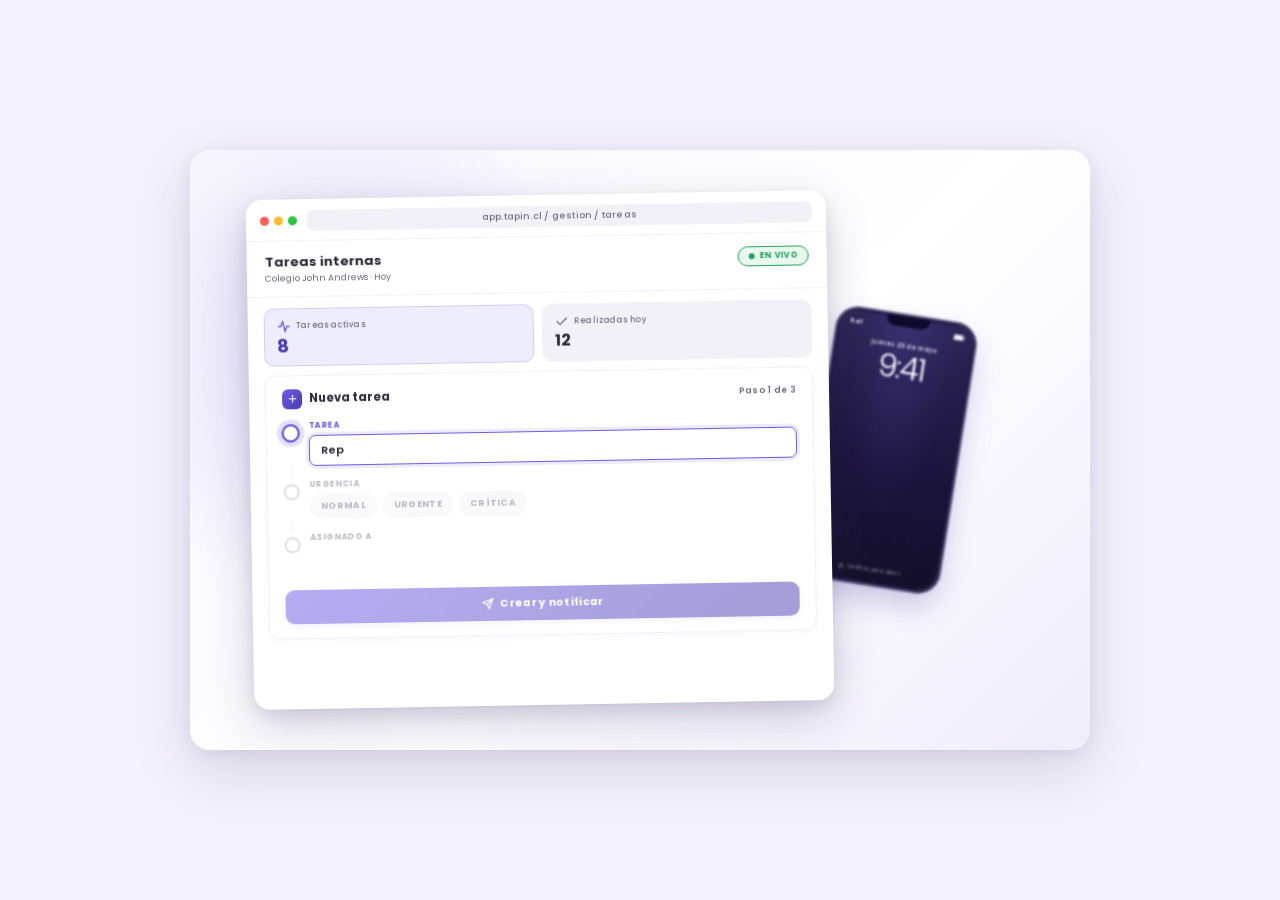
<file: mockups/mockup-gestion-tarea.html>
<!DOCTYPE html>
<html lang="es">
<head>
  <!-- iPad embed: si la landing pasa ?frameless, la tarjeta del mockup va sin
       fondo ni sombra (evita el "marco" al achicar el mockup). El PC nunca
       recibe la bandera → este bloque queda inerte allí. -->
  <script>try{if(location.search.indexOf('frameless')>-1){document.documentElement.classList.add('frameless');}}catch(e){}</script>
  <style>.frameless .mockup{background:transparent!important;box-shadow:none!important;}.frameless .ambient-glow{display:none!important;}</style>
  <meta charset="UTF-8" />
  <title>Mockup · Gestión Interna · Tarea creada y notificada · Tap In Connect</title>
  <link rel="preconnect" href="https://fonts.googleapis.com">
  <link rel="preconnect" href="https://fonts.gstatic.com" crossorigin>
  <link href="https://fonts.googleapis.com/css2?family=Poppins:wght@400;500;600;700;800&display=swap" rel="stylesheet">
  <style>
    :root{
      --c-main:#4A3CAE;
      --c-mid:#6B5CE7;
      --c-light:#9B8EF0;
      --c-xlight:#EEEDFE;
      --c-text:#2C2B3A;
      --c-muted:#6B6A7D;
      --c-deep:#2D2560;
      --c-border:#BBBAC6;
      --c-surface:#F2F1F8;
      --c-highlight:#EBE8FC;
      --c-success:#22A459;
      --c-success-soft:#E8F8EE;
      --c-error:#D94F4F;
      --c-error-soft:#FFF1F1;
      --c-warning:#E89B2F;
      --c-warning-soft:#FFF6E5;
      /* WhatsApp brand · ajustado para coherencia con paleta morada */
      --c-wa-green:#1FAA5C;
      --c-wa-teal:#0F4F44;
      --c-wa-bg:#0B141A;
      --c-wa-chat-bg:#0B141A;
      --c-wa-bubble:#1F2C33;
      --anim-easing:cubic-bezier(0.65, 0, 0.35, 1);
      --shadow-card:0 20px 60px rgba(45,37,96,0.15), 0 4px 16px rgba(45,37,96,0.08);
      --shadow-phone:0 0 0 4px rgba(45,37,96,0.85), 0 24px 50px rgba(74,60,174,0.28);
      --shadow-dash:0 12px 30px rgba(45,37,96,0.10), 0 2px 8px rgba(45,37,96,0.06);
      --shadow-dash-active:0 24px 60px rgba(45,37,96,0.22), 0 4px 14px rgba(45,37,96,0.10);
    }

    *{box-sizing:border-box;margin:0;padding:0;}

    @media (prefers-reduced-motion: reduce){
      *, *::before, *::after{
        animation-duration:0.01ms !important;
        animation-iteration-count:1 !important;
        transition-duration:0.01ms !important;
      }
    }

    html,body{
      width:100%;
      min-height:100vh;
      background:#F4F2FC;
      font-family:'Poppins',sans-serif;
      display:flex;
      align-items:center;
      justify-content:center;
      -webkit-font-smoothing:antialiased;
      -moz-osx-font-smoothing:grayscale;
      text-rendering:optimizeLegibility;
      color:var(--c-text);
      margin:0;
    }

    /* HiDPI wrapper · 2x cuando se embebe en home iframe a 1800px */
    .hidpi-wrap{ display:contents; }
    @media (min-width:1800px){
      /* En contexto de embed (iframe home a 1800px CSS): body transparente
         para que el background del card padre se vea en las esquinas
         redondeadas del mockup. En standalone (<1800px) se mantiene el
         #F4F2FC del frame original. */
      html,body{ background:transparent; }
      .hidpi-wrap{
        display:block;
        width:1800px;
        height:1200px;
        position:relative;
        flex-shrink:0;
      }
      .hidpi-wrap > .mockup{
        transform:scale(2);
        transform-origin:top left;
        position:absolute;
        top:0;
        left:0;
      }
    }

    .mockup{
      width:900px;
      height:600px;
      background:linear-gradient(135deg, #F6F4FC 0%, #FFFFFF 55%, #F0EDFB 100%);
      border-radius:20px;
      box-shadow:var(--shadow-card);
      position:relative;
      overflow:hidden;
      transition:opacity 300ms ease-in-out;
      perspective:1400px;
    }
    /* Fade-out simple solo opacity · matchea Comedor/CPA · sin movimiento */
    .mockup.is-resetting{ opacity:0; }

    .ambient-glow{
      position:absolute;
      width:520px;
      height:520px;
      border-radius:50%;
      background:radial-gradient(circle, rgba(107,92,231,0.18) 0%, rgba(107,92,231,0) 70%);
      pointer-events:none;
      top:0;
      left:0;
      transform:translate(-80px,-40px);
      z-index:1;
    }

    /* ═══════════ PANEL ADMIN · orbital pattern (Comedor mirror) ═══════════
       Idle: panel activo a la izquierda · scale 1, rotate -1deg, z-index 5
       After phone-focus: panel asomado izquierda · scale 0.6, rotate -7deg, z-index 2 */
    .panel{
      position:absolute;
      top:50%;
      left:50%;
      width:580px;
      height:510px;
      background:#FFFFFF;
      border-radius:16px;
      /* Sombra ajustada para no cortarse con panel 510 dentro de 600 container */
      box-shadow:0 18px 48px rgba(45,37,96,0.20),
                 0 6px 18px rgba(45,37,96,0.10),
                 0 1px 3px rgba(0,0,0,0.04);
      display:flex;
      flex-direction:column;
      overflow:hidden;
      transform:translate3d(-50%, -50%, 0) translateX(-100px) scale(1) rotate(-1deg);
      transform-origin:center center;
      z-index:5;
      filter:saturate(1) blur(0);
      transition:filter 700ms var(--anim-easing),
                 box-shadow 800ms var(--anim-easing),
                 transform 850ms var(--anim-easing);
      will-change:transform, filter;
    }
    .mockup.is-phone-focus .panel{
      animation:panelSlideOut 800ms var(--anim-easing) forwards;
      filter:saturate(0.85) blur(1.4px);
      box-shadow:var(--shadow-dash);
    }
    /* Return orbital · panel vuelve a su posición activa con keyframes explícitas
       (mirroring panelSlideOut) en lugar de depender solo de transitions */
    .mockup.is-returning .panel{
      animation:panelSlideIn 850ms var(--anim-easing) forwards;
      filter:saturate(1) blur(0);
    }
    @keyframes panelSlideOut {
      0% {
        transform:translate3d(-50%, -50%, 0) translateX(-100px) scale(1)   rotate(-1deg);
        z-index:5;
      }
      50% { z-index:5; }
      50.01% { z-index:2; }
      100% {
        transform:translate3d(-50%, -50%, 0) translateX(-260px) scale(0.58) rotate(-5deg);
        z-index:2;
      }
    }
    @keyframes panelSlideIn {
      0% {
        transform:translate3d(-50%, -50%, 0) translateX(-260px) scale(0.58) rotate(-5deg);
        z-index:2;
      }
      50% { z-index:2; }
      50.01% { z-index:5; }
      100% {
        transform:translate3d(-50%, -50%, 0) translateX(-100px) scale(1)   rotate(-1deg);
        z-index:5;
      }
    }

    .panel-titlebar{
      display:flex;
      align-items:center;
      gap:10px;
      padding:11px 14px 9px;
      border-bottom:1px solid var(--c-surface);
    }
    .traffic{ display:flex; gap:5px; }
    .traffic span{ width:9px; height:9px; border-radius:50%; display:inline-block; }
    .traffic span:nth-child(1){ background:#FF5F57; }
    .traffic span:nth-child(2){ background:#FEBC2E; }
    .traffic span:nth-child(3){ background:#28C840; }
    .dash-url{
      flex:1;
      background:var(--c-surface);
      border-radius:6px;
      padding:4px 10px;
      font-size:9px;
      color:var(--c-muted);
      font-weight:500;
      letter-spacing:0.2px;
      text-align:center;
    }

    .panel-header{
      display:flex;
      justify-content:space-between;
      align-items:flex-start;
      padding:13px 18px 11px;
      border-bottom:1px solid var(--c-surface);
    }
    .panel-title{
      font-size:13px;font-weight:700;color:var(--c-text);
      display:block;line-height:1.2;
    }
    .panel-subtitle{
      font-size:9px;color:var(--c-muted);
      display:block;margin-top:2px;
    }
    .live-pill{
      background:var(--c-success-soft);
      color:var(--c-success);
      border:1px solid var(--c-success);
      font-size:8px;
      font-weight:700;
      padding:3px 10px;
      border-radius:20px;
      display:inline-flex;
      align-items:center;
      letter-spacing:0.3px;
      text-transform:uppercase;
    }
    .live-pill-dot{
      width:6px;height:6px;border-radius:50%;
      background:var(--c-success);
      display:inline-block;margin-right:5px;
      animation:pulse 1.5s ease-in-out infinite;
    }
    @keyframes pulse{ 0%,100%{opacity:1;} 50%{opacity:0.35;} }

    .panel-body{
      flex:1;
      padding:11px 16px;
      display:flex;
      flex-direction:column;
      gap:9px;
      overflow:hidden;
      position:relative;
    }

    /* 3 KPI cards en header del panel · patrón Comedor */
    .panel-kpis{
      display:grid;
      grid-template-columns:repeat(2, 1fr);
      gap:8px;
    }
    .panel-kpi{
      background:var(--c-surface);
      border-radius:10px;
      padding:10px 12px;
      border:1px solid transparent;
      display:flex;
      flex-direction:column;
      gap:4px;
    }
    .panel-kpi.is-primary{
      background:var(--c-xlight);
      border-color:rgba(107,92,231,0.22);
    }
    .panel-kpi-label{
      font-size:8px;
      font-weight:500;
      color:var(--c-muted);
      letter-spacing:0.2px;
      line-height:1.2;
      display:inline-flex;
      align-items:center;
      gap:5px;
    }
    .panel-kpi-label svg{ width:14px; height:14px; color:var(--c-muted); }
    .panel-kpi.is-primary .panel-kpi-label svg{ color:var(--c-mid); }
    .panel-kpi-value{
      font-size:16px;
      font-weight:700;
      color:var(--c-text);
      line-height:1;
      font-variant-numeric:tabular-nums;
      letter-spacing:-0.3px;
      display:inline-block;
      transition:color 300ms ease-out;
    }
    .panel-kpi.is-primary .panel-kpi-value{ font-size:18px; color:var(--c-main); }
    .panel-kpi-value.is-flashing{
      animation:kpiFlash 800ms ease-out;
    }
    @keyframes kpiFlash{
      0%,100%{ transform:scale(1); }
      40%{ transform:scale(1.12); color:var(--c-success); }
    }

    /* Connector pulse · partícula del button al phone · z-index máximo */
    .connector-pulse{
      position:absolute;
      top:0;
      left:0;
      width:18px;height:18px;
      border-radius:50%;
      background:radial-gradient(circle, #FFFFFF 0%, var(--c-mid) 55%, transparent 100%);
      box-shadow:0 0 22px rgba(107,92,231,0.85), 0 0 44px rgba(107,92,231,0.55);
      transform:translate(0, 0) scale(0);
      opacity:0;
      pointer-events:none;
      z-index:999;
    }
    .connector-pulse.is-firing{
      animation:connectorFire 1000ms linear forwards;
    }
    .connector-pulse.is-firing-return{
      animation:connectorFireReturn 1050ms linear forwards;
    }
    /* Forward Bezier: P0(260,470) → P1(385,100) → P2(510,180)
       END en (510,180) = donde aparece la notificación del celular en lock screen */
    @keyframes connectorFire{
      0%   { transform:translate(260px, 470px) scale(0);   opacity:0; }
      8%   { transform:translate(280px, 412px) scale(1.40); opacity:1; }
      16%  { transform:translate(302px, 358px) scale(1.36); opacity:1; }
      24%  { transform:translate(323px, 309px) scale(1.32); opacity:1; }
      32%  { transform:translate(346px, 266px) scale(1.30); opacity:1; }
      40%  { transform:translate(369px, 228px) scale(1.28); opacity:1; }
      48%  { transform:translate(392px, 209px) scale(1.26); opacity:1; }
      56%  { transform:translate(414px, 194px) scale(1.24); opacity:1; }
      64%  { transform:translate(437px, 181px) scale(1.22); opacity:1; }
      72%  { transform:translate(459px, 173px) scale(1.20); opacity:1; }
      80%  { transform:translate(478px, 170px) scale(1.18); opacity:1; }
      88%  { transform:translate(495px, 173px) scale(1.15); opacity:0.95; }
      94%  { transform:translate(504px, 177px) scale(1.10); opacity:0.6;  }
      100% { transform:translate(510px, 180px) scale(0);   opacity:0;   }
    }
    /* Return Bezier: P0(510,180) → P1(430,470) → P2(350,300)
       START en la notificación, END en el centro del panel (donde aparece popup) */
    @keyframes connectorFireReturn{
      0%   { transform:translate(510px, 180px) scale(0);   opacity:0; }
      8%   { transform:translate(497px, 226px) scale(1.40); opacity:1; }
      16%  { transform:translate(485px, 267px) scale(1.36); opacity:1; }
      24%  { transform:translate(473px, 303px) scale(1.32); opacity:1; }
      32%  { transform:translate(460px, 334px) scale(1.30); opacity:1; }
      40%  { transform:translate(446px, 358px) scale(1.28); opacity:1; }
      48%  { transform:translate(431px, 374px) scale(1.26); opacity:1; }
      56%  { transform:translate(417px, 379px) scale(1.24); opacity:1; }
      64%  { transform:translate(403px, 373px) scale(1.22); opacity:1; }
      72%  { transform:translate(389px, 360px) scale(1.20); opacity:1; }
      80%  { transform:translate(376px, 343px) scale(1.18); opacity:1; }
      88%  { transform:translate(364px, 325px) scale(1.15); opacity:0.95; }
      94%  { transform:translate(356px, 312px) scale(1.10); opacity:0.6;  }
      100% { transform:translate(350px, 300px) scale(0);   opacity:0;   }
    }

    /* Foto thumbnail al lado del badge "Realizado" */
    .task-photo-thumb{
      width:22px;height:22px;
      border-radius:5px;
      background:linear-gradient(135deg, #9B8EF0, #4A3CAE);
      background-image:
        linear-gradient(135deg, rgba(255,255,255,0.15) 25%, transparent 25%),
        linear-gradient(225deg, rgba(34,164,89,0.4) 25%, transparent 25%),
        linear-gradient(45deg, rgba(255,255,255,0.1) 25%, transparent 25%);
      background-size:6px 6px;
      display:inline-flex;align-items:center;justify-content:center;
      color:#FFFFFF;
      box-shadow:0 2px 6px rgba(45,37,96,0.18);
      margin-left:5px;
      opacity:0;
      transform:scale(0.6);
      transition:opacity 350ms ease-out, transform 400ms cubic-bezier(0.34, 1.56, 0.64, 1);
      vertical-align:middle;
    }
    .task-photo-thumb.is-shown{ opacity:1; transform:scale(1); }
    .task-photo-thumb svg{ width:11px; height:11px; }

    /* Vibration animada en el .phone-frame interno · no interfiere con la
       transform/animation del .phone exterior (que está controlado por orbital). */
    .phone.is-vibrating .phone-frame{
      animation:frameVibe 460ms ease-out;
    }
    @keyframes frameVibe{
      0%,100%{ transform:translate(0,0) rotate(0deg); }
      18%{ transform:translate(2.5px, -1px) rotate(1.4deg); }
      36%{ transform:translate(-2.5px, 1px) rotate(-1.4deg); }
      54%{ transform:translate(1.8px, -0.5px) rotate(0.9deg); }
      72%{ transform:translate(-1.8px, 0.5px) rotate(-0.9deg); }
      88%{ transform:translate(0.6px, 0) rotate(0.3deg); }
    }

    /* Pulse loud del WhatsApp icon dentro de la notification */
    .wa-notif-icon.is-pulsing-loud::after{
      content:"";
      position:absolute;
      inset:-3px;
      border-radius:9px;
      border:2px solid var(--c-wa-green);
      opacity:0.7;
      animation:waPulseLoud 800ms ease-out 2;
    }
    @keyframes waPulseLoud{
      0%{ transform:scale(0.95); opacity:0.7; }
      100%{ transform:scale(1.5); opacity:0; }
    }
    .wa-notif-icon{ position:relative; }

    /* Submit button check animation post-click */
    .submit-success-check{
      display:inline-flex;
      align-items:center;
      gap:5px;
    }
    .submit-check-icon{
      width:13px;height:13px;
      border-radius:50%;
      background:rgba(255,255,255,0.95);
      color:var(--c-success);
      display:inline-flex;
      align-items:center;
      justify-content:center;
      flex-shrink:0;
    }
    .submit-check-icon svg{ width:9px; height:9px; }

    /* Feed "+X más" CTA */
    .feed-more{
      text-align:center;
      font-size:7.5px;
      font-weight:700;
      color:var(--c-muted);
      letter-spacing:0.4px;
      text-transform:uppercase;
      padding-top:3px;
      margin-top:1px;
    }

    /* Assignee info con badge ETA · más sutil */
    .assignee-eta-badge{
      display:inline-flex;
      align-items:center;
      gap:3px;
      font-size:7.5px;
      font-weight:500;
      color:var(--c-muted);
      margin-left:4px;
    }
    .assignee-eta-dot{
      width:4px;height:4px;border-radius:50%;
      background:var(--c-success);
    }

    /* ───── FORMULARIO ───── */
    .task-form{
      background:#FFFFFF;
      border:1px solid var(--c-surface);
      border-radius:12px;
      padding:13px 16px 14px;
      box-shadow:0 2px 8px rgba(74,60,174,0.04);
      position:relative;
    }
    .form-heading{
      display:flex;
      align-items:center;
      justify-content:space-between;
      margin-bottom:11px;
    }
    .form-title{
      font-size:11.5px;
      font-weight:700;
      color:var(--c-text);
      display:inline-flex;
      align-items:center;
      gap:7px;
    }
    .form-title-icon{
      width:20px;height:20px;border-radius:6px;
      background:linear-gradient(135deg, var(--c-mid), var(--c-main));
      color:#FFFFFF;
      display:flex;align-items:center;justify-content:center;
    }
    .form-title-icon svg{ width:11px; height:11px; }
    .form-step-indicator{
      font-size:8.5px;font-weight:600;color:var(--c-muted);
      letter-spacing:0.3px;
    }

    .form-field{
      position:relative;
      padding-left:26px;
      transition:opacity 400ms ease-out;
    }
    .form-field + .form-field{
      margin-top:13px;
    }
    /* Línea vertical que conecta los step dots · solo a partir del 2do */
    .form-field + .form-field::after{
      content:"";
      position:absolute;
      left:7px;
      top:-13px;
      width:2px;height:13px;
      background:var(--c-surface);
      border-radius:2px;
      transition:background 400ms ease-out;
    }
    .form-field.is-done + .form-field::after{
      background:var(--c-success);
    }
    /* Indicador de step · circulo pendiente / activo / completado */
    .form-field::before{
      content:"";
      position:absolute;
      left:0;
      top:5px;
      width:16px;height:16px;
      border-radius:50%;
      background:#FFFFFF;
      border:2px solid var(--c-border);
      transition:background 320ms ease-out,
                 border-color 320ms ease-out,
                 transform 380ms cubic-bezier(0.34, 1.56, 0.64, 1),
                 box-shadow 380ms ease-out;
      z-index:2;
      box-sizing:border-box;
    }
    .form-field.is-current::before{
      border-color:var(--c-mid);
      background:#FFFFFF;
      box-shadow:0 0 0 4px rgba(107,92,231,0.18);
      transform:scale(1.15);
    }
    .form-field.is-done::before{
      background:var(--c-success);
      border-color:var(--c-success);
      transform:scale(1);
      box-shadow:0 3px 8px rgba(34,164,89,0.32),
                 0 0 0 0 rgba(34,164,89,0);
      animation:dotComplete 520ms cubic-bezier(0.34, 1.56, 0.64, 1);
    }
    @keyframes dotComplete{
      0%   { transform:scale(1.15); box-shadow:0 0 0 4px rgba(107,92,231,0.18); }
      40%  { transform:scale(1.30); box-shadow:0 0 0 9px rgba(34,164,89,0.18); }
      100% { transform:scale(1);    box-shadow:0 3px 8px rgba(34,164,89,0.32); }
    }
    .form-field.is-done > .form-check-mark{
      opacity:1;
      transform:scale(1) rotate(0deg);
    }
    .form-check-mark{
      position:absolute;
      left:3px;
      top:8px;
      width:10px;height:10px;
      color:#FFFFFF;
      opacity:0;
      transform:scale(0.3) rotate(-30deg);
      transition:opacity 280ms ease-out 80ms,
                 transform 380ms cubic-bezier(0.34, 1.56, 0.64, 1) 80ms;
      pointer-events:none;
      z-index:3;
      display:flex;
      align-items:center;
      justify-content:center;
    }
    .form-check-mark svg{ width:10px;height:10px;display:block; }
    .form-field.is-pending{
      opacity:0.45;
    }
    .form-label{
      font-size:8px;
      font-weight:700;
      color:var(--c-muted);
      letter-spacing:0.4px;
      text-transform:uppercase;
      display:block;
      margin-bottom:3px;
      transition:color 300ms ease-out;
    }
    .form-field.is-current .form-label{ color:var(--c-mid); }
    .form-field.is-done .form-label{ color:var(--c-success); }
    .form-input{
      background:var(--c-surface);
      border:1px solid transparent;
      border-radius:7px;
      padding:6px 11px;
      font-size:11px;
      font-weight:500;
      color:var(--c-text);
      min-height:28px;
      display:flex;
      align-items:center;
      transition:background 200ms ease-out, border-color 200ms ease-out;
      position:relative;
    }
    .form-input.is-focused{
      background:#FFFFFF;
      border-color:var(--c-mid);
      box-shadow:0 0 0 3px rgba(107,92,231,0.12);
    }
    .form-input.is-filled{
      background:var(--c-surface);
      color:var(--c-text);
    }
    .input-placeholder{ color:var(--c-border); font-weight:500; }
    .input-value{ color:var(--c-text); font-weight:600; }
    .cursor-blink{
      width:1.5px;height:13px;
      background:var(--c-mid);
      display:inline-block;
      margin-left:1px;
      vertical-align:middle;
      opacity:0;
    }
    .form-input.is-focused .cursor-blink{
      animation:cursorBlink 0.8s steps(2) infinite;
    }
    @keyframes cursorBlink{ 50%{ opacity:1; } }

    /* Urgency pills */
    .urgency-pills{
      display:flex;
      gap:6px;
    }
    .urgency-pill{
      padding:5px 10px;
      border-radius:99px;
      font-size:9px;
      font-weight:700;
      letter-spacing:0.3px;
      text-transform:uppercase;
      background:var(--c-surface);
      color:var(--c-muted);
      border:1px solid transparent;
      transition:all 250ms ease-out;
    }
    .urgency-pill.is-selected{
      background:var(--c-warning-soft);
      color:var(--c-warning);
      border-color:rgba(232,155,47,0.3);
      transform:scale(1.05);
    }

    /* Assignee chip */
    .assignee-chip{
      display:flex;
      align-items:center;
      gap:8px;
      padding:5px 9px;
      background:var(--c-surface);
      border-radius:8px;
      opacity:0;
      transform:translateY(4px);
      transition:opacity 300ms ease-out, transform 300ms ease-out;
    }
    .assignee-chip.is-visible{ opacity:1; transform:translateY(0); }
    .assignee-avatar{
      width:22px;height:22px;border-radius:50%;
      background:linear-gradient(135deg, #FF9C5A, #F46B3A);
      color:#FFFFFF;
      font-size:9px;font-weight:700;
      display:flex;align-items:center;justify-content:center;
      flex-shrink:0;
    }
    .assignee-info{ display:flex; flex-direction:column; line-height:1.2; flex:1; }
    .assignee-info strong{ font-size:10px; font-weight:700; color:var(--c-text); }
    .assignee-info span{ font-size:8.5px; font-weight:500; color:var(--c-muted); }
    .assignee-check{
      width:18px;height:18px;border-radius:50%;
      background:var(--c-success);
      color:#FFFFFF;
      display:flex;align-items:center;justify-content:center;
      flex-shrink:0;
      box-shadow:0 3px 8px rgba(34,164,89,0.32);
    }
    .assignee-check svg{ width:11px; height:11px; }

    /* Submit button (igual al .pay-btn del Comedor) */
    .form-submit-wrap{
      position:relative;
      margin-top:10px;
    }
    .form-submit-btn{
      width:100%;height:34px;
      background:linear-gradient(135deg, var(--c-mid), var(--c-main));
      color:#FFFFFF;border:none;border-radius:9px;
      font-family:'Poppins',sans-serif;
      font-size:10.5px;font-weight:700;
      display:flex;align-items:center;justify-content:center;gap:6px;
      box-shadow:0 5px 14px rgba(107,92,231,0.36);
      cursor:default;
      letter-spacing:0.3px;
      position:relative;overflow:hidden;
      transition:transform 200ms cubic-bezier(0.34,1.56,0.64,1),
                 box-shadow 250ms ease-out, opacity 250ms ease-out;
    }
    .form-submit-btn.is-disabled{
      opacity:0.5;
      box-shadow:0 2px 6px rgba(107,92,231,0.18);
    }
    .form-submit-btn.is-hovering{
      transform:translateY(-1px);
      box-shadow:0 8px 18px rgba(107,92,231,0.5);
    }
    .form-submit-btn.is-pressed{
      transform:scale(0.94);
      box-shadow:0 2px 6px rgba(107,92,231,0.45);
    }
    .form-submit-btn svg{ width:12px; height:12px; }
    .form-submit-pulse{
      position:absolute;inset:0;border-radius:9px;
      pointer-events:none;
      box-shadow:0 0 0 0 rgba(107,92,231,0.5);
      animation:btnPulse 2s ease-out infinite;
      opacity:0;
    }
    .form-submit-wrap.is-ready .form-submit-pulse{ opacity:1; }
    .form-submit-wrap.is-hidden-pulse .form-submit-pulse{ display:none; }
    @keyframes btnPulse{
      0%{ box-shadow:0 0 0 0 rgba(107,92,231,0.55); }
      70%{ box-shadow:0 0 0 14px rgba(107,92,231,0); }
      100%{ box-shadow:0 0 0 0 rgba(107,92,231,0); }
    }
    .submit-tap-finger{
      position:absolute;
      left:50%;top:50%;
      width:48px;height:48px;
      border-radius:50%;
      background:rgba(107,92,231,0.35);
      transform:translate(-50%,-50%) scale(0);
      pointer-events:none;
      z-index:10;
      opacity:0;
    }
    .submit-tap-finger.is-tapping{
      animation:tapRipple 600ms ease-out;
    }
    @keyframes tapRipple{
      0%{ transform:translate(-50%,-50%) scale(0); opacity:0.9; background:rgba(107,92,231,0.55); }
      60%{ opacity:0.5; }
      100%{ transform:translate(-50%,-50%) scale(2.6); opacity:0; background:rgba(107,92,231,0); }
    }

    /* ═══════════ TASK COMPLETE POPUP · pattern Comedor/CPA ═══════════
       Backdrop SOLO con blur (sin oscurecer), centrado sobre el panel. */
    .popup-backdrop{
      position:absolute;
      inset:0;
      background:transparent;
      backdrop-filter:blur(5px);
      -webkit-backdrop-filter:blur(5px);
      opacity:0;
      pointer-events:none;
      z-index:15;
      transition:opacity 400ms ease-out;
    }
    .popup-backdrop.is-visible{
      opacity:1;
      pointer-events:auto;
    }

    /* Popup centrado sobre el PANEL (que está offset -100px X)
       Mismo offset que el panel para que quede perfectamente centrado sobre él */
    .task-popup{
      position:absolute;
      top:50%;
      left:50%;
      width:308px;
      background:#FFFFFF;
      border-radius:16px;
      padding:20px 20px 16px;
      box-shadow:0 28px 56px rgba(45,37,96,0.26),
                 0 10px 24px rgba(45,37,96,0.12),
                 0 0 0 1px rgba(34,164,89,0.10);
      transform:translate(-50%, -50%) translateX(-100px) scale(0.82);
      opacity:0;
      pointer-events:none;
      z-index:20;
      transition:transform 550ms cubic-bezier(0.34, 1.56, 0.64, 1),
                 opacity 400ms ease-out;
      text-align:center;
    }
    .task-popup.is-visible{
      transform:translate(-50%, -50%) translateX(-100px) scale(1);
      opacity:1;
      pointer-events:auto;
    }
    .task-popup-check{
      width:50px;height:50px;border-radius:50%;
      background:linear-gradient(135deg, var(--c-success), #1a8a49);
      color:#FFFFFF;
      display:flex;align-items:center;justify-content:center;
      box-shadow:0 9px 22px rgba(34,164,89,0.34);
      margin:0 auto 12px;
      position:relative;
    }
    .task-popup-check svg{ width:25px;height:25px; }
    .task-popup-check::after{
      content:"";
      position:absolute;
      inset:-6px;
      border-radius:50%;
      border:2.5px solid var(--c-success);
      opacity:0;
      transform:scale(0.85);
    }
    .task-popup.is-visible .task-popup-check::after{
      animation:popupBurst 900ms ease-out 150ms forwards;
    }
    @keyframes popupBurst{
      0%   { opacity:0.7; transform:scale(0.85); }
      100% { opacity:0;   transform:scale(1.8); }
    }
    .task-popup-eyebrow{
      display:block;
      font-size:9px;
      font-weight:700;
      color:var(--c-success);
      letter-spacing:0.6px;
      text-transform:uppercase;
      margin-bottom:4px;
    }
    .task-popup-title{
      display:block;
      font-size:14.5px;
      font-weight:700;
      color:var(--c-text);
      letter-spacing:-0.3px;
      line-height:1.2;
      margin-bottom:5px;
    }
    .task-popup-sub{
      display:block;
      font-size:9.5px;
      font-weight:500;
      color:var(--c-muted);
      line-height:1.4;
      margin-bottom:12px;
      padding:0 6px;
    }
    .task-popup-meta{
      display:flex;
      justify-content:center;
      gap:8px;
      padding-top:12px;
      border-top:1px solid var(--c-surface);
      flex-wrap:wrap;
    }
    .task-popup-stat{
      display:inline-flex;
      align-items:center;
      gap:5px;
      font-size:8.5px;
      font-weight:700;
      color:var(--c-success);
      text-transform:uppercase;
      letter-spacing:0.4px;
      background:var(--c-success-soft);
      padding:5px 10px;
      border-radius:99px;
    }
    .task-popup-stat::before{
      content:"";
      width:5px;height:5px;border-radius:50%;
      background:var(--c-success);
    }
    .task-popup-stat.is-muted{
      color:var(--c-muted);
      background:var(--c-surface);
    }
    .task-popup-stat.is-muted::before{
      background:var(--c-muted);
    }
    .task-popup-stat.has-icon::before{ display:none; }
    .task-popup-stat svg{ width:11px;height:11px; }

    /* ═══════════ PHONE (worker) · orbital pattern
       Idle (inactive): asomado más a la derecha · separación clara del dashboard
       After phone-focus: phone activo · scale 1.05, rotate 0, z-index 5 */
    .phone{
      position:absolute;
      top:50%;
      left:50%;
      width:230px;
      height:450px;
      transform:translate3d(-50%, -50%, 0) translateX(248px) scale(0.6) rotate(9deg);
      transform-origin:center center;
      opacity:1;
      z-index:2;
      filter:saturate(0.85) blur(1.4px);
      will-change:transform, filter;
      transition:filter 700ms var(--anim-easing),
                 transform 850ms var(--anim-easing);
    }
    .mockup.is-phone-focus .phone{
      animation:phoneSlideIn 800ms var(--anim-easing) 150ms forwards;
      filter:saturate(1) blur(0);
    }
    /* Return orbital · phone vuelve a su posición de "asomado" derecha */
    .mockup.is-returning .phone{
      animation:phoneSlideOut 850ms var(--anim-easing) forwards;
      filter:saturate(0.85) blur(1.4px);
    }
    @keyframes phoneSlideIn {
      0% {
        transform:translate3d(-50%, -50%, 0) translateX(248px) scale(0.6) rotate(9deg);
        z-index:2;
      }
      30% { z-index:2; }
      30.01% { z-index:5; }
      100% {
        transform:translate3d(-50%, -50%, 0) translateX(60px)  scale(1.05) rotate(0deg);
        z-index:5;
      }
    }
    @keyframes phoneSlideOut {
      0% {
        transform:translate3d(-50%, -50%, 0) translateX(60px)  scale(1.05) rotate(0deg);
        z-index:5;
      }
      30% { z-index:5; }
      30.01% { z-index:2; }
      100% {
        transform:translate3d(-50%, -50%, 0) translateX(248px) scale(0.6) rotate(9deg);
        z-index:2;
      }
    }
    .phone-frame{
      width:100%;height:100%;
      background:#1F1645;
      border-radius:34px;
      box-shadow:var(--shadow-phone);
      overflow:hidden;
      position:relative;
    }
    .phone-notch{
      position:absolute;top:0;left:50%;
      transform:translateX(-50%);
      width:72px;height:18px;
      background:#0E0930;
      border-radius:0 0 14px 14px;
      z-index:5;
    }
    .phone-screens{
      position:absolute;
      inset:3px;
      border-radius:31px;
      overflow:hidden;
      background:#FCFCFE;
    }
    .phone-screen{
      position:absolute;
      inset:0;
      display:flex;
      flex-direction:column;
      opacity:0;
      pointer-events:none;
      transition:opacity 400ms ease-in-out;
    }
    .phone-screen.is-active{ opacity:1; pointer-events:auto; }

    /* Lock screen · phone bloqueado con big clock + notification que llega
       BAJO la hora (no overlay desde arriba). Fondo neutro dark con gradient. */
    .scr-lock{
      background:
        radial-gradient(ellipse at top, rgba(107,92,231,0.22) 0%, transparent 55%),
        linear-gradient(180deg, #2D2560 0%, #1A1240 60%, #14102E 100%);
      padding:8px 0 14px;
      color:#FFFFFF;
      gap:0;
    }
    .lock-status-bar{
      display:flex;justify-content:space-between;align-items:center;
      padding:4px 14px 0 16px;
    }
    .lock-time-small{
      font-size:9px;font-weight:700;color:#FFFFFF;
      letter-spacing:0.2px;
    }
    .lock-battery{
      display:inline-flex;align-items:center;gap:3px;
      color:#FFFFFF;
    }
    .lock-battery svg{ width:20px; height:10px; }

    /* Big clock area · centrado · estilo iOS */
    .lock-clock-area{
      display:flex;
      flex-direction:column;
      align-items:center;
      padding-top:14px;
      gap:2px;
      flex-shrink:0;
    }
    .lock-day{
      font-size:10px;font-weight:600;
      color:rgba(255,255,255,0.82);
      letter-spacing:0.6px;
    }
    .lock-time-big{
      font-size:52px;font-weight:300;
      color:#FFFFFF;
      letter-spacing:-2.5px;
      line-height:1;
      font-variant-numeric:tabular-nums;
      text-shadow:0 2px 18px rgba(45,37,96,0.6);
    }

    /* Slot bajo la hora donde llega la notificación */
    .lock-notif-area{
      flex:1;
      padding:18px 11px 0;
      display:flex;
      flex-direction:column;
      gap:8px;
      align-items:stretch;
    }

    /* Indicador de bloqueado al fondo */
    .lock-bottom{
      display:flex;
      justify-content:center;
      align-items:center;
      gap:5px;
      padding-top:6px;
      color:rgba(255,255,255,0.55);
      font-size:8px;
      font-weight:500;
      letter-spacing:0.4px;
      flex-shrink:0;
    }
    .lock-bottom svg{ width:11px; height:11px; }

    /* WhatsApp notification · llega BAJO la hora (slide-up + scale) ·
       cleaner pill style minimalista, fácil de escanear. */
    .wa-notification{
      position:relative;
      background:rgba(255,255,255,0.97);
      backdrop-filter:blur(20px) saturate(1.3);
      -webkit-backdrop-filter:blur(20px) saturate(1.3);
      border-radius:16px;
      padding:11px 13px 11px 11px;
      display:flex;
      gap:11px;
      align-items:center;
      box-shadow:0 14px 32px rgba(0,0,0,0.32),
                 0 2px 4px rgba(0,0,0,0.10),
                 inset 0 1px 0 rgba(255,255,255,0.6);
      transform:translateY(40px) scale(0.92);
      opacity:0;
      transition:transform 560ms cubic-bezier(0.34, 1.56, 0.64, 1),
                 opacity 380ms ease-out;
      z-index:10;
    }
    .wa-notification.is-visible{
      transform:translateY(0) scale(1);
      opacity:1;
    }
    .wa-notif-icon{
      width:32px;height:32px;border-radius:8px;
      background:var(--c-wa-green);
      display:flex;align-items:center;justify-content:center;
      flex-shrink:0;
      box-shadow:0 4px 10px rgba(31,170,92,0.28);
      position:relative;
    }
    .wa-notif-icon svg{ width:18px; height:18px; }
    .wa-notif-body{ flex:1; min-width:0; line-height:1.25; }
    .wa-notif-head{
      display:flex;
      justify-content:space-between;
      align-items:center;
      gap:6px;
      margin-bottom:3px;
    }
    .wa-notif-sender{
      font-size:8.5px;
      font-weight:600;
      color:var(--c-muted);
      letter-spacing:0.1px;
      text-transform:uppercase;
    }
    .wa-notif-time{
      font-size:8px;
      color:var(--c-muted);
      font-weight:500;
    }
    .wa-notif-title{
      font-size:10.5px;
      font-weight:700;
      color:var(--c-text);
      letter-spacing:-0.1px;
      line-height:1.25;
      display:block;
    }
    .wa-notif-meta{
      display:inline-flex;
      align-items:center;
      gap:5px;
      margin-top:3px;
      font-size:8.5px;
      font-weight:600;
      color:var(--c-warning);
    }
    .wa-notif-meta-dot{
      width:5px;height:5px;border-radius:50%;
      background:var(--c-warning);
    }

    /* WhatsApp chat screen · LIGHT MODE para coherencia visual con Comedor */
    .scr-chat{
      background:#ECE5DD;
      padding:0;
    }
    .scr-chat .status-bar{
      display:flex;justify-content:space-between;align-items:center;
      padding:5px 12px 6px;
      background:rgba(7,94,84,0.95);
    }
    .scr-chat .status-time{font-size:9px;font-weight:600;color:#FFFFFF;}
    .scr-chat .status-battery{
      display:inline-flex;align-items:center;color:#FFFFFF;
    }
    .scr-chat .status-battery svg{ width:18px; height:9px; }
    .wa-header{
      background:#075E54;
      padding:8px 11px;
      display:flex;
      align-items:center;
      gap:9px;
    }
    .wa-header-back{
      color:rgba(255,255,255,0.95);
      font-size:14px;
      width:14px;
    }
    .wa-header-avatar{
      width:26px;height:26px;border-radius:50%;
      background:var(--c-wa-green);
      display:flex;align-items:center;justify-content:center;
      flex-shrink:0;
      box-shadow:0 2px 6px rgba(31,170,92,0.25);
    }
    .wa-header-avatar svg{ width:16px;height:16px; }
    .wa-header-info{ flex:1; min-width:0; line-height:1.2; }
    .wa-header-name{
      font-size:10px;font-weight:700;color:#FFFFFF;
      display:block;
    }
    .wa-header-status{
      font-size:8px;font-weight:500;color:rgba(255,255,255,0.6);
      display:block;margin-top:1px;
    }
    .wa-header-actions{
      display:flex;gap:8px;color:rgba(255,255,255,0.85);
    }
    .wa-header-actions svg{ width:14px;height:14px; }

    .wa-chat-area{
      flex:1;
      background:#ECE5DD;
      background-image:
        radial-gradient(circle at 20% 30%, rgba(7,94,84,0.04) 0%, transparent 60%),
        radial-gradient(circle at 80% 70%, rgba(107,92,231,0.05) 0%, transparent 60%);
      padding:12px 10px 8px;
      display:flex;
      flex-direction:column;
      gap:8px;
      overflow:hidden;
    }
    .wa-day-pill{
      align-self:center;
      background:rgba(255,255,255,0.85);
      color:var(--c-muted);
      font-size:8px;
      font-weight:600;
      padding:3px 9px;
      border-radius:99px;
      letter-spacing:0.3px;
      text-transform:uppercase;
      box-shadow:0 1px 2px rgba(0,0,0,0.08);
    }
    .wa-bubble{
      align-self:flex-start;
      max-width:88%;
      background:#FFFFFF;
      border-radius:8px 8px 8px 2px;
      padding:8px 10px 6px;
      box-shadow:0 1px 2px rgba(0,0,0,0.13);
      position:relative;
    }
    .wa-bubble-msg{
      font-size:10px;
      color:var(--c-text);
      line-height:1.4;
      font-weight:400;
    }
    .wa-bubble-msg strong{ font-weight:700; }
    .wa-bubble-time{
      display:flex;
      justify-content:flex-end;
      gap:4px;
      align-items:center;
      font-size:7.5px;
      color:var(--c-muted);
      font-weight:500;
      margin-top:3px;
    }
    .wa-bubble-time svg{ width:11px;height:7px; color:#53BDEB; }

    /* Botones de acción del WhatsApp Business */
    .wa-actions{
      display:flex;flex-direction:column;
      gap:1px;
      margin-top:4px;
      border-top:1px solid rgba(0,0,0,0.06);
      padding-top:1px;
    }
    .wa-action-btn{
      width:100%;
      padding:7px 8px;
      background:transparent;
      border:none;
      color:var(--c-mid);
      font-family:'Poppins',sans-serif;
      font-size:10px;
      font-weight:600;
      letter-spacing:0.2px;
      display:flex;
      align-items:center;
      justify-content:center;
      gap:5px;
      cursor:default;
      border-top:1px solid rgba(0,0,0,0.06);
      transition:background 200ms ease-out, color 200ms ease-out, transform 150ms ease-out;
      position:relative;
      overflow:hidden;
    }
    .wa-action-btn:first-child{ border-top:none; }
    .wa-action-btn svg{ width:11px;height:11px; }
    .wa-action-btn.is-tapping{
      background:rgba(107,92,231,0.10);
      transform:scale(0.97);
    }
    .wa-action-btn.is-done{
      color:var(--c-muted);
    }
    .wa-action-btn.is-done svg{ color:var(--c-success); }
    .wa-action-ripple{
      position:absolute;
      top:50%;left:50%;
      width:40px;height:40px;
      border-radius:50%;
      background:rgba(168,154,240,0.35);
      transform:translate(-50%,-50%) scale(0);
      pointer-events:none;
      opacity:0;
    }
    .wa-action-ripple.is-firing{
      animation:waRipple 500ms ease-out;
    }
    @keyframes waRipple{
      0%{ transform:translate(-50%,-50%) scale(0); opacity:0.8; }
      100%{ transform:translate(-50%,-50%) scale(3); opacity:0; }
    }

    /* Pedro's outgoing status confirmation bubble */
    .wa-bubble-mine{
      align-self:flex-end;
      background:#E8E4FA;
      border-radius:8px 8px 2px 8px;
      max-width:78%;
      padding:7px 10px 5px;
      box-shadow:0 1px 2px rgba(0,0,0,0.10);
    }
    .wa-bubble-mine .wa-bubble-msg{ color:var(--c-text); }
    .wa-bubble-mine.is-incoming{
      opacity:0;
      transform:translateY(12px) scale(0.96);
      transform-origin:bottom right;
    }
    .wa-bubble-mine.is-shown{
      animation:bubbleIn 520ms cubic-bezier(0.22, 1, 0.36, 1) forwards;
    }
    /* UN solo movimiento · interpolación directa from→to con easing
       smooth ease-out · sin keyframe intermedio (que creaba sensación de 2 pasos) */
    @keyframes bubbleIn{
      from { opacity:0; transform:translateY(12px) scale(0.96); }
      to   { opacity:1; transform:translateY(0)   scale(1);    }
    }

    .wa-input{
      background:#F0F2F5;
      padding:7px 10px;
      display:flex;
      align-items:center;
      gap:8px;
      border-top:1px solid rgba(0,0,0,0.06);
    }
    .wa-input-field{
      flex:1;
      background:#FFFFFF;
      border-radius:18px;
      padding:6px 10px;
      font-size:9px;
      color:var(--c-muted);
    }
    .wa-input-icon{
      width:28px;height:28px;border-radius:50%;
      background:var(--c-wa-green);
      display:flex;align-items:center;justify-content:center;
      color:#FFFFFF;flex-shrink:0;
      box-shadow:0 2px 4px rgba(31,170,92,0.25);
    }
    .wa-input-icon svg{ width:14px;height:14px; }
  </style>
</head>
<body>

  <div class="hidpi-wrap">
  <div class="mockup" id="mockup">
    <div class="ambient-glow"></div>
    <div class="connector-pulse" id="connectorPulse"></div>

    <!-- ════════ PANEL ADMIN ════════ -->
    <div class="panel">
      <div class="panel-titlebar">
        <div class="traffic"><span></span><span></span><span></span></div>
        <div class="dash-url">app.tapin.cl / gestion / tareas</div>
      </div>

      <div class="panel-header">
        <div>
          <span class="panel-title">Tareas internas</span>
          <span class="panel-subtitle">Colegio John Andrews · Hoy</span>
        </div>
        <span class="live-pill"><span class="live-pill-dot"></span>EN VIVO</span>
      </div>

      <div class="panel-body">

        <!-- ─── 2 KPI cards · solo lo accionable (Promedio eliminado) ─── -->
        <div class="panel-kpis">
          <div class="panel-kpi is-primary">
            <span class="panel-kpi-label">
              <svg viewBox="0 0 24 24" fill="none" stroke="currentColor" stroke-width="2.2" stroke-linecap="round" stroke-linejoin="round">
                <path d="M3 12h4l3-9 4 18 3-9h4"/>
              </svg>
              Tareas activas
            </span>
            <span class="panel-kpi-value" id="kpiActive">8</span>
          </div>
          <div class="panel-kpi">
            <span class="panel-kpi-label">
              <svg viewBox="0 0 24 24" fill="none" stroke="currentColor" stroke-width="2.2" stroke-linecap="round" stroke-linejoin="round">
                <polyline points="20 6 9 17 4 12"/>
              </svg>
              Realizadas hoy
            </span>
            <span class="panel-kpi-value" id="kpiDone">12</span>
          </div>
        </div>

        <!-- ─── Formulario nueva tarea ─── -->
        <div class="task-form">
          <div class="form-heading">
            <span class="form-title">
              <span class="form-title-icon">
                <svg viewBox="0 0 24 24" fill="none" stroke="currentColor" stroke-width="2.4" stroke-linecap="round" stroke-linejoin="round">
                  <line x1="12" y1="5" x2="12" y2="19"/>
                  <line x1="5" y1="12" x2="19" y2="12"/>
                </svg>
              </span>
              Nueva tarea
            </span>
            <span class="form-step-indicator" id="formStep">Paso 1 de 3</span>
          </div>


          <div class="form-field is-pending" id="fieldTitle">
            <span class="form-check-mark">
              <svg viewBox="0 0 24 24" fill="none" stroke="currentColor" stroke-width="4" stroke-linecap="round" stroke-linejoin="round"><polyline points="20 6 9 17 4 12"/></svg>
            </span>
            <span class="form-label">Tarea</span>
            <div class="form-input" id="inputTitle">
              <span class="input-placeholder" id="titlePlaceholder">Describe la tarea...</span>
              <span class="input-value" id="titleValue"></span><span class="cursor-blink"></span>
            </div>
          </div>

          <div class="form-field is-pending" id="fieldUrgency">
            <span class="form-check-mark">
              <svg viewBox="0 0 24 24" fill="none" stroke="currentColor" stroke-width="4" stroke-linecap="round" stroke-linejoin="round"><polyline points="20 6 9 17 4 12"/></svg>
            </span>
            <span class="form-label">Urgencia</span>
            <div class="urgency-pills">
              <span class="urgency-pill" data-urg="normal">Normal</span>
              <span class="urgency-pill" data-urg="urgent" id="urgUrgent">Urgente</span>
              <span class="urgency-pill" data-urg="critical">Crítica</span>
            </div>
          </div>

          <div class="form-field is-pending" id="fieldAssignee">
            <span class="form-check-mark">
              <svg viewBox="0 0 24 24" fill="none" stroke="currentColor" stroke-width="4" stroke-linecap="round" stroke-linejoin="round"><polyline points="20 6 9 17 4 12"/></svg>
            </span>
            <span class="form-label">Asignado a</span>
            <div class="assignee-chip" id="assigneeChip">
              <div class="assignee-avatar">PR</div>
              <div class="assignee-info">
                <strong>Pedro Rojas</strong>
                <span>
                  Mantención
                  <span class="assignee-eta-badge">
                    <span class="assignee-eta-dot"></span>
                    ETA 5 min
                  </span>
                </span>
              </div>
              <div class="assignee-check">
                <svg viewBox="0 0 24 24" fill="none" stroke="currentColor" stroke-width="4" stroke-linecap="round" stroke-linejoin="round">
                  <polyline points="20 6 9 17 4 12"/>
                </svg>
              </div>
            </div>
          </div>

          <div class="form-submit-wrap" id="submitWrap">
            <span class="form-submit-pulse"></span>
            <button class="form-submit-btn is-disabled" id="submitBtn">
              <svg viewBox="0 0 24 24" fill="none" stroke="currentColor" stroke-width="2.4" stroke-linecap="round" stroke-linejoin="round" id="submitIcon">
                <path d="M22 2L11 13"/>
                <polygon points="22 2 15 22 11 13 2 9 22 2"/>
              </svg>
              <span id="submitText">Crear y notificar</span>
            </button>
            <span class="submit-tap-finger" id="submitTapFinger"></span>
          </div>
        </div>


      </div>
    </div>

    <!-- ════════ TASK COMPLETE POPUP · pattern CPA/Comedor ════════ -->
    <div class="popup-backdrop" id="popupBackdrop"></div>
    <div class="task-popup" id="taskPopup">
      <div class="task-popup-check">
        <svg viewBox="0 0 24 24" fill="none" stroke="currentColor" stroke-width="3.2" stroke-linecap="round" stroke-linejoin="round">
          <polyline points="20 6 9 17 4 12"/>
        </svg>
      </div>
      <span class="task-popup-eyebrow">Tarea completada</span>
      <span class="task-popup-title">Reparar ventana aula 12</span>
      <span class="task-popup-sub">Pedro Rojas completó la tarea en 3 minutos y adjuntó evidencia fotográfica.</span>
      <div class="task-popup-meta">
        <span class="task-popup-stat">Realizada</span>
        <span class="task-popup-stat is-muted">3 min</span>
        <span class="task-popup-stat is-muted has-icon">
          <svg viewBox="0 0 24 24" fill="none" stroke="currentColor" stroke-width="2.4" stroke-linecap="round" stroke-linejoin="round">
            <path d="M23 19a2 2 0 01-2 2H3a2 2 0 01-2-2V8a2 2 0 012-2h4l2-3h6l2 3h4a2 2 0 012 2z"/>
            <circle cx="12" cy="13" r="4"/>
          </svg>
          Foto
        </span>
      </div>
    </div>

    <!-- ════════ PHONE (worker) ════════ -->
    <div class="phone">
      <div class="phone-frame">
        <div class="phone-notch"></div>

        <div class="phone-screens">

          <!-- SCREEN A: Lock screen · big clock + notification below -->
          <div class="phone-screen scr-lock is-active" id="screenLock">
            <div class="lock-status-bar">
              <span class="lock-time-small">9:41</span>
              <span class="lock-battery">
                <svg viewBox="0 0 24 12" fill="none" xmlns="http://www.w3.org/2000/svg">
                  <rect x="0.6" y="0.6" width="19.8" height="10.8" rx="2.2" stroke="currentColor" stroke-width="1.1" fill="none"/>
                  <rect x="2.2" y="2.2" width="16.6" height="7.6" rx="1.2" fill="currentColor"/>
                  <rect x="21.4" y="3.6" width="1.6" height="4.8" rx="0.6" fill="currentColor"/>
                </svg>
              </span>
            </div>

            <div class="lock-clock-area">
              <span class="lock-day">jueves 29 de mayo</span>
              <span class="lock-time-big">9:41</span>
            </div>

            <!-- Slot donde llega la notificación, bajo la hora -->
            <div class="lock-notif-area">
              <div class="wa-notification" id="waNotification">
                <div class="wa-notif-icon" id="waNotifIcon">
                  <svg viewBox="0 0 24 24" fill="#FFFFFF">
                    <path d="M17.472 14.382c-.297-.149-1.758-.867-2.03-.967-.273-.099-.471-.148-.67.15-.197.297-.767.966-.94 1.164-.173.199-.347.223-.644.075-.297-.15-1.255-.463-2.39-1.475-.883-.788-1.48-1.761-1.653-2.059-.173-.297-.018-.458.13-.606.134-.133.298-.347.446-.52.149-.174.198-.298.298-.497.099-.198.05-.371-.025-.52-.075-.149-.669-1.612-.916-2.207-.242-.579-.487-.5-.669-.51-.173-.008-.371-.01-.57-.01-.198 0-.52.074-.792.372-.272.297-1.04 1.016-1.04 2.479 0 1.462 1.065 2.875 1.213 3.074.149.198 2.096 3.2 5.077 4.487.709.306 1.262.489 1.694.625.712.227 1.36.195 1.871.118.571-.085 1.758-.719 2.006-1.413.248-.694.248-1.289.173-1.413-.074-.124-.272-.198-.57-.347m-5.421 7.403h-.004a9.87 9.87 0 01-5.031-1.378l-.361-.214-3.741.982.998-3.648-.235-.374a9.86 9.86 0 01-1.51-5.26c.001-5.45 4.436-9.884 9.888-9.884 2.64 0 5.122 1.03 6.988 2.898a9.825 9.825 0 012.893 6.994c-.003 5.45-4.437 9.884-9.885 9.884m8.413-18.297A11.815 11.815 0 0012.05 0C5.495 0 .16 5.335.157 11.892c0 2.096.547 4.142 1.588 5.945L.057 24l6.305-1.654a11.882 11.882 0 005.683 1.448h.005c6.554 0 11.89-5.335 11.893-11.893a11.821 11.821 0 00-3.48-8.413z"/>
                  </svg>
                </div>
                <div class="wa-notif-body">
                  <div class="wa-notif-head">
                    <span class="wa-notif-sender">Tap in · Nueva tarea</span>
                    <span class="wa-notif-time">ahora</span>
                  </div>
                  <span class="wa-notif-title">Reparar ventana aula 12</span>
                  <span class="wa-notif-meta">
                    <span class="wa-notif-meta-dot"></span>
                    Urgente
                  </span>
                </div>
              </div>
            </div>

            <!-- Indicador "bloqueado" al fondo -->
            <div class="lock-bottom">
              <svg viewBox="0 0 24 24" fill="none" stroke="currentColor" stroke-width="2" stroke-linecap="round" stroke-linejoin="round">
                <rect x="4" y="11" width="16" height="10" rx="2"/>
                <path d="M8 11V7a4 4 0 018 0v4"/>
              </svg>
              Desliza para abrir
            </div>
          </div>

          <!-- SCREEN B: WhatsApp chat opened -->
          <div class="phone-screen scr-chat" id="screenChat">
            <div class="status-bar">
              <span class="status-time">9:41</span>
              <span class="status-battery">
                <svg viewBox="0 0 24 12" fill="none" xmlns="http://www.w3.org/2000/svg">
                  <rect x="0.6" y="0.6" width="19.8" height="10.8" rx="2.2" stroke="currentColor" stroke-width="1.1" fill="none"/>
                  <rect x="2.2" y="2.2" width="16.6" height="7.6" rx="1.2" fill="currentColor"/>
                  <rect x="21.4" y="3.6" width="1.6" height="4.8" rx="0.6" fill="currentColor"/>
                </svg>
              </span>
            </div>

            <div class="wa-header">
              <span class="wa-header-back">‹</span>
              <div class="wa-header-avatar">
                <svg viewBox="0 0 24 24" fill="#FFFFFF">
                  <path d="M17.472 14.382c-.297-.149-1.758-.867-2.03-.967-.273-.099-.471-.148-.67.15-.197.297-.767.966-.94 1.164-.173.199-.347.223-.644.075-.297-.15-1.255-.463-2.39-1.475-.883-.788-1.48-1.761-1.653-2.059-.173-.297-.018-.458.13-.606.134-.133.298-.347.446-.52.149-.174.198-.298.298-.497.099-.198.05-.371-.025-.52-.075-.149-.669-1.612-.916-2.207-.242-.579-.487-.5-.669-.51-.173-.008-.371-.01-.57-.01-.198 0-.52.074-.792.372-.272.297-1.04 1.016-1.04 2.479 0 1.462 1.065 2.875 1.213 3.074.149.198 2.096 3.2 5.077 4.487.709.306 1.262.489 1.694.625.712.227 1.36.195 1.871.118.571-.085 1.758-.719 2.006-1.413.248-.694.248-1.289.173-1.413-.074-.124-.272-.198-.57-.347m-5.421 7.403h-.004a9.87 9.87 0 01-5.031-1.378l-.361-.214-3.741.982.998-3.648-.235-.374a9.86 9.86 0 01-1.51-5.26c.001-5.45 4.436-9.884 9.888-9.884 2.64 0 5.122 1.03 6.988 2.898a9.825 9.825 0 012.893 6.994c-.003 5.45-4.437 9.884-9.885 9.884m8.413-18.297A11.815 11.815 0 0012.05 0C5.495 0 .16 5.335.157 11.892c0 2.096.547 4.142 1.588 5.945L.057 24l6.305-1.654a11.882 11.882 0 005.683 1.448h.005c6.554 0 11.89-5.335 11.893-11.893a11.821 11.821 0 00-3.48-8.413z"/>
                </svg>
              </div>
              <div class="wa-header-info">
                <span class="wa-header-name">Tap in · Colegio JA</span>
                <span class="wa-header-status">verificado · en línea</span>
              </div>
              <div class="wa-header-actions">
                <svg viewBox="0 0 24 24" fill="none" stroke="currentColor" stroke-width="2" stroke-linecap="round" stroke-linejoin="round">
                  <path d="M23 7l-7 5 7 5V7z"/><rect x="1" y="5" width="15" height="14" rx="2"/>
                </svg>
                <svg viewBox="0 0 24 24" fill="none" stroke="currentColor" stroke-width="2" stroke-linecap="round" stroke-linejoin="round">
                  <path d="M22 16.92v3a2 2 0 01-2.18 2 19.79 19.79 0 01-8.63-3.07 19.5 19.5 0 01-6-6 19.79 19.79 0 01-3.07-8.67A2 2 0 014.11 2h3a2 2 0 012 1.72c.13.96.37 1.9.72 2.81a2 2 0 01-.45 2.11L8.09 9.91a16 16 0 006 6l1.27-1.27a2 2 0 012.11-.45c.91.35 1.85.59 2.81.72A2 2 0 0122 16.92z"/>
                </svg>
              </div>
            </div>

            <div class="wa-chat-area">
              <div class="wa-day-pill">Hoy</div>

              <div class="wa-bubble">
                <div class="wa-bubble-msg">Pedro, tienes una nueva tarea asignada:<br><strong>Reparar ventana aula 12</strong> — Urgente.</div>
                <div class="wa-bubble-time">
                  9:41
                  <svg viewBox="0 0 16 11" fill="currentColor">
                    <path d="M11.071.653a.457.457 0 0 0-.304.144L6.084 7.04l-.93-1.058a.46.46 0 0 0-.629-.05.439.439 0 0 0-.051.618l1.295 1.471a.46.46 0 0 0 .655.052l5.041-6.522a.439.439 0 0 0-.062-.622.456.456 0 0 0-.332-.275z"/>
                  </svg>
                </div>
                <div class="wa-actions">
                  <button class="wa-action-btn" id="waBtnProgress">
                    <svg viewBox="0 0 24 24" fill="none" stroke="currentColor" stroke-width="2.4" stroke-linecap="round" stroke-linejoin="round">
                      <circle cx="12" cy="12" r="10"/><polyline points="12 6 12 12 16 14"/>
                    </svg>
                    Marcar en progreso
                    <span class="wa-action-ripple" id="waRippleProgress"></span>
                  </button>
                  <button class="wa-action-btn" id="waBtnDone">
                    <svg viewBox="0 0 24 24" fill="none" stroke="currentColor" stroke-width="2.6" stroke-linecap="round" stroke-linejoin="round">
                      <polyline points="20 6 9 17 4 12"/>
                    </svg>
                    Marcar como realizada
                    <span class="wa-action-ripple" id="waRippleDone"></span>
                  </button>
                </div>
              </div>

              <!-- Confirmation bubbles (sent by Pedro · outgoing) -->
              <div class="wa-bubble wa-bubble-mine is-incoming" id="waMineProgress">
                <div class="wa-bubble-msg">En progreso 🔧</div>
                <div class="wa-bubble-time">
                  9:42
                  <svg viewBox="0 0 16 11" fill="currentColor">
                    <path d="M11.071.653a.457.457 0 0 0-.304.144L6.084 7.04l-.93-1.058a.46.46 0 0 0-.629-.05.439.439 0 0 0-.051.618l1.295 1.471a.46.46 0 0 0 .655.052l5.041-6.522a.439.439 0 0 0-.062-.622.456.456 0 0 0-.332-.275z"/>
                  </svg>
                </div>
              </div>

              <div class="wa-bubble wa-bubble-mine is-incoming" id="waMineDone">
                <div class="wa-bubble-msg">Listo ✓ adjunto foto</div>
                <div class="wa-bubble-time">
                  9:44
                  <svg viewBox="0 0 16 11" fill="currentColor">
                    <path d="M11.071.653a.457.457 0 0 0-.304.144L6.084 7.04l-.93-1.058a.46.46 0 0 0-.629-.05.439.439 0 0 0-.051.618l1.295 1.471a.46.46 0 0 0 .655.052l5.041-6.522a.439.439 0 0 0-.062-.622.456.456 0 0 0-.332-.275z"/>
                  </svg>
                </div>
              </div>
            </div>

            <div class="wa-input">
              <div class="wa-input-field">Escribe un mensaje...</div>
              <div class="wa-input-icon">
                <svg viewBox="0 0 24 24" fill="currentColor"><path d="M2 21l21-9L2 3v7l15 2-15 2v7z"/></svg>
              </div>
            </div>
          </div>

        </div>
      </div>
    </div>

  </div>
  </div>

<script>
(function(){
  const mockup = document.getElementById('mockup');

  // Refs panel
  const inputTitle      = document.getElementById('inputTitle');
  const titlePlaceholder= document.getElementById('titlePlaceholder');
  const titleValue      = document.getElementById('titleValue');
  const urgUrgent       = document.getElementById('urgUrgent');
  const assigneeChip    = document.getElementById('assigneeChip');
  const submitBtn       = document.getElementById('submitBtn');
  const submitWrap      = document.getElementById('submitWrap');
  const submitTapFinger = document.getElementById('submitTapFinger');
  const submitIcon      = document.getElementById('submitIcon');
  const formStep        = document.getElementById('formStep');
  const submitText      = document.getElementById('submitText');

  const taskPopup       = document.getElementById('taskPopup');
  const popupBackdrop   = document.getElementById('popupBackdrop');

  const kpiActive       = document.getElementById('kpiActive');
  const kpiDone         = document.getElementById('kpiDone');
  const connectorPulse  = document.getElementById('connectorPulse');
  const phone           = document.querySelector('.phone');

  // Refs phone
  const screenLock      = document.getElementById('screenLock');
  const screenChat      = document.getElementById('screenChat');
  const screens         = [screenLock, screenChat];
  const waNotification  = document.getElementById('waNotification');
  const waBtnProgress   = document.getElementById('waBtnProgress');
  const waBtnDone       = document.getElementById('waBtnDone');
  const waRippleProgress= document.getElementById('waRippleProgress');
  const waRippleDone    = document.getElementById('waRippleDone');
  const waMineProgress  = document.getElementById('waMineProgress');
  const waMineDone      = document.getElementById('waMineDone');

  const TITLE_TEXT = 'Reparar ventana aula 12';
  const timers = [];
  function schedule(fn, delay){ timers.push(setTimeout(fn, delay)); }
  function clearAllTimers(){ timers.forEach(clearTimeout); timers.length = 0; }

  function setActiveScreen(el){
    screens.forEach(s => s.classList.remove('is-active'));
    el.classList.add('is-active');
  }

  function typeText(el, placeholderEl, text, duration){
    if(placeholderEl) placeholderEl.style.display = 'none';
    const len = text.length;
    const per = duration / len;
    let i = 0;
    function step(){
      if(i > len) return;
      el.textContent = text.substring(0, i);
      i++;
      if(i <= len) schedule(step, per);
    }
    step();
  }

  function resetState(){
    clearAllTimers();

    // Form reset
    titleValue.textContent = '';
    titlePlaceholder.style.display = '';
    inputTitle.classList.remove('is-focused','is-filled');
    urgUrgent.classList.remove('is-selected');
    assigneeChip.classList.remove('is-visible');
    submitBtn.classList.remove('is-hovering','is-pressed');
    submitBtn.classList.add('is-disabled');
    submitWrap.classList.remove('is-ready','is-hidden-pulse');
    submitTapFinger.classList.remove('is-tapping');
    if(submitText) submitText.textContent = 'Crear y notificar';
    if(formStep) formStep.textContent = 'Paso 1 de 3';
    // Reset step states
    ['fieldTitle','fieldUrgency','fieldAssignee'].forEach(id=>{
      const f = document.getElementById(id);
      if(f){
        f.classList.remove('is-current','is-done');
        f.classList.add('is-pending');
      }
    });
    // Restore submit icon (paper plane)
    if(submitIcon){
      submitIcon.innerHTML = '<path d="M22 2L11 13"/><polygon points="22 2 15 22 11 13 2 9 22 2"/>';
    }

    // Popup reset
    if(taskPopup) taskPopup.classList.remove('is-visible');
    if(popupBackdrop) popupBackdrop.classList.remove('is-visible');

    // KPI reset
    if(kpiActive){
      kpiActive.textContent = '8';
      kpiActive.classList.remove('is-flashing');
    }
    if(kpiDone){
      kpiDone.textContent = '12';
      kpiDone.classList.remove('is-flashing');
    }

    // Orbital focus reset (panel idle, phone asomado)
    mockup.classList.remove('is-phone-focus','is-returning');

    // Phone reset · swap pantallas SIN transición para evitar overlap visible
    if(phone) phone.classList.remove('is-vibrating');
    screens.forEach(s => { s.style.transition = 'none'; });
    setActiveScreen(screenLock);
    // Force reflow para que el cambio se aplique sin transición
    screens.forEach(s => { void s.offsetWidth; });
    // Re-habilitar transiciones después de un frame
    setTimeout(()=>{ screens.forEach(s => { s.style.transition = ''; }); }, 50);
    waNotification.classList.remove('is-visible');
    const waNotifIcon = document.getElementById('waNotifIcon');
    if(waNotifIcon) waNotifIcon.classList.remove('is-pulsing-loud');
    waBtnProgress.classList.remove('is-tapping','is-done');
    waBtnDone.classList.remove('is-tapping','is-done');
    waRippleProgress.classList.remove('is-firing');
    waRippleDone.classList.remove('is-firing');
    waMineProgress.classList.remove('is-shown');
    waMineProgress.classList.add('is-incoming');
    waMineDone.classList.remove('is-shown');
    waMineDone.classList.add('is-incoming');

    // Connector reset
    if(connectorPulse) connectorPulse.classList.remove('is-firing','is-firing-return');
  }

  let loopActive = false;
  let isVisible  = true;

  function runLoop(){
    if(!loopActive) return;
    resetState();
    mockup.classList.remove('is-resetting');

    const fieldTitle    = document.getElementById('fieldTitle');
    const fieldUrgency  = document.getElementById('fieldUrgency');
    const fieldAssignee = document.getElementById('fieldAssignee');

    /* ═════════ STAGE 1: PANEL FOCUS · form auto-fill (0 → 5.5s) ═════════ */

    // 0.5s: STEP 1 current · focus en input Tarea
    schedule(()=>{
      if(fieldTitle){ fieldTitle.classList.remove('is-pending'); fieldTitle.classList.add('is-current'); }
      inputTitle.classList.add('is-focused');
    }, 500);
    // 0.8s: empieza a tipear · duración 1100ms
    schedule(()=>{
      typeText(titleValue, titlePlaceholder, TITLE_TEXT, 1100);
    }, 800);

    // 2.3s: STEP 1 done, STEP 2 current
    schedule(()=>{
      inputTitle.classList.remove('is-focused');
      inputTitle.classList.add('is-filled');
      if(fieldTitle){ fieldTitle.classList.remove('is-current'); fieldTitle.classList.add('is-done'); }
      if(fieldUrgency){ fieldUrgency.classList.remove('is-pending'); fieldUrgency.classList.add('is-current'); }
      if(formStep) formStep.textContent = 'Paso 2 de 3';
    }, 2300);

    // 3.0s: selecciona Urgente
    schedule(()=>{
      urgUrgent.classList.add('is-selected');
    }, 3000);

    // 3.6s: STEP 2 done, STEP 3 current
    schedule(()=>{
      if(fieldUrgency){ fieldUrgency.classList.remove('is-current'); fieldUrgency.classList.add('is-done'); }
      if(fieldAssignee){ fieldAssignee.classList.remove('is-pending'); fieldAssignee.classList.add('is-current'); }
      if(formStep) formStep.textContent = 'Paso 3 de 3';
    }, 3600);

    // 4.1s: aparece assignee chip
    schedule(()=>{
      assigneeChip.classList.add('is-visible');
    }, 4100);

    // 4.7s: STEP 3 done + button activo con pulse
    schedule(()=>{
      if(fieldAssignee){ fieldAssignee.classList.remove('is-current'); fieldAssignee.classList.add('is-done'); }
      submitBtn.classList.remove('is-disabled');
      submitWrap.classList.add('is-ready');
      if(formStep) formStep.textContent = 'Listo para crear';
    }, 4700);

    /* ═════════ STAGE 2: CLICK · orbital + connector pulse (5.3 → 6.4s) ═════════ */

    // 5.3s: hover
    schedule(()=>{
      submitBtn.classList.add('is-hovering');
    }, 5300);

    // 5.9s: TAP + connector pulse + ORBITAL A
    schedule(()=>{
      submitBtn.classList.remove('is-hovering');
      submitBtn.classList.add('is-pressed');
      submitWrap.classList.add('is-hidden-pulse');
      submitTapFinger.classList.remove('is-tapping');
      void submitTapFinger.offsetWidth;
      submitTapFinger.classList.add('is-tapping');
      if(connectorPulse){
        connectorPulse.classList.remove('is-firing','is-firing-return');
        void connectorPulse.offsetWidth;
        connectorPulse.classList.add('is-firing');
      }
      mockup.classList.add('is-phone-focus');
    }, 5900);

    // 6.2s: release + button success (un solo check · el del icono)
    schedule(()=>{
      submitBtn.classList.remove('is-pressed');
      if(submitText) submitText.textContent = 'Creado y notificado';
      if(submitIcon){
        submitIcon.innerHTML = '<polyline points="20 6 9 17 4 12"/>';
      }
    }, 6200);

    // 6.4s: KPI Activas sube SILENCIOSAMENTE 8→9 (sin flash)
    //       La nueva tarea entró a pendientes · el flash sucede DESPUÉS,
    //       al cerrar el popup, cuando la tarea finalmente sale a "realizada".
    schedule(()=>{
      if(kpiActive){
        kpiActive.textContent = '9';
      }
    }, 6400);

    /* ═════════ STAGE 3: PHONE FOCUS · notificación (6.8 → 8.4s) ═════════ */

    // 6.8s: notification slide-in + vibration
    schedule(()=>{
      waNotification.classList.add('is-visible');
      if(phone){
        phone.classList.remove('is-vibrating');
        void phone.offsetWidth;
        phone.classList.add('is-vibrating');
      }
      const waNotifIcon = document.getElementById('waNotifIcon');
      if(waNotifIcon){
        waNotifIcon.classList.remove('is-pulsing-loud');
        void waNotifIcon.offsetWidth;
        waNotifIcon.classList.add('is-pulsing-loud');
      }
    }, 6800);

    schedule(()=>{
      if(phone) phone.classList.remove('is-vibrating');
    }, 7200);

    /* ═════════ STAGE 4: PHONE FOCUS · Pedro interactúa (8.4 → 11.55s)
       Marcado de progreso y realizado MÁS LENTOS · ripple+bubble 450ms,
       gap entre progress y done aumentado a 1.25s (era 0.8s) */

    // 8.4s: abre WhatsApp chat (1.6s de lectura de la notif)
    schedule(()=>{
      waNotification.classList.remove('is-visible');
      setActiveScreen(screenChat);
    }, 8400);

    // 9.4s: Pedro tap "En progreso"
    schedule(()=>{
      waBtnProgress.classList.add('is-tapping');
      waRippleProgress.classList.remove('is-firing');
      void waRippleProgress.offsetWidth;
      waRippleProgress.classList.add('is-firing');
    }, 9400);

    // 9.85s: release + bubble outgoing (450ms post-tap)
    schedule(()=>{
      waBtnProgress.classList.remove('is-tapping');
      waBtnProgress.classList.add('is-done');
      waMineProgress.classList.remove('is-incoming');
      void waMineProgress.offsetWidth;
      waMineProgress.classList.add('is-shown');
    }, 9850);

    // 11.1s: Pedro tap "Realizada" (1.25s gap · sensación de acción deliberada)
    schedule(()=>{
      waBtnDone.classList.add('is-tapping');
      waRippleDone.classList.remove('is-firing');
      void waRippleDone.offsetWidth;
      waRippleDone.classList.add('is-firing');
    }, 11100);

    // 11.55s: release + outgoing bubble "Listo ✓ foto" (450ms post-tap)
    schedule(()=>{
      waBtnDone.classList.remove('is-tapping');
      waBtnDone.classList.add('is-done');
      waMineDone.classList.remove('is-incoming');
      void waMineDone.offsetWidth;
      waMineDone.classList.add('is-shown');
    }, 11550);

    /* ═════════ STAGE 5: RETURN · pulse → orbital B fluido (11.95 → 13.0s) ═════════ */

    // 11.95s: dispara return pulse (curva continua, sin segmentos)
    schedule(()=>{
      if(connectorPulse){
        connectorPulse.classList.remove('is-firing','is-firing-return');
        void connectorPulse.offsetWidth;
        connectorPulse.classList.add('is-firing-return');
      }
    }, 11950);

    // 12.15s: orbital B con keyframes explícitas (is-returning)
    schedule(()=>{
      mockup.classList.remove('is-phone-focus');
      mockup.classList.add('is-returning');
    }, 12150);

    // 13.0s: orbital B termina
    schedule(()=>{
      mockup.classList.remove('is-returning');
    }, 13000);

    /* ═════════ STAGE 6: POPUP visible (13.0 → 15.8s) · sólo blur backdrop ═════════ */

    schedule(()=>{
      if(popupBackdrop) popupBackdrop.classList.add('is-visible');
      if(taskPopup) taskPopup.classList.add('is-visible');
    }, 13000);

    /* ═════════ STAGE 7: CIERRA POPUP + KPIs (15.8 → 18s)
       - Popup fade-out a 15.8s
       - KPIs flash 700ms DESPUÉS (16.5s) → respiro entre eventos
       - Dashboard se queda visible con los KPIs actualizados ~1.5s antes del reset */

    // 15.8s: popup fade-out
    schedule(()=>{
      if(popupBackdrop) popupBackdrop.classList.remove('is-visible');
      if(taskPopup) taskPopup.classList.remove('is-visible');
    }, 15800);

    // 16.5s: KPIs flash CON DELAY post-popup-close (700ms · sensación deliberada)
    //        Activas 9→8 + Realizadas 12→13
    schedule(()=>{
      if(kpiActive){
        kpiActive.textContent = '8';
        kpiActive.classList.remove('is-flashing');
        void kpiActive.offsetWidth;
        kpiActive.classList.add('is-flashing');
      }
      if(kpiDone){
        kpiDone.textContent = '13';
        kpiDone.classList.remove('is-flashing');
        void kpiDone.offsetWidth;
        kpiDone.classList.add('is-flashing');
      }
    }, 16500);

    /* ═════════ STAGE 8: RESET (17.5 → 18.3s)
       Fade-out smooth de 650ms · empieza ligeramente antes para que se
       complete con elegancia y no se vea brusco al salir. */
    schedule(()=>{
      mockup.classList.add('is-resetting');
    }, 17500);
    schedule(()=>{
      runLoop();
    }, 18300);
  }

  function startLoop(){
    if(loopActive) return;
    loopActive = true;
    runLoop();
  }
  function stopLoop(){
    loopActive = false;
    clearAllTimers();
  }

  /* IntersectionObserver · pausa cuando mockup fuera de viewport */
  if('IntersectionObserver' in window){
    const io = new IntersectionObserver(entries => {
      entries.forEach(e => {
        isVisible = e.isIntersecting;
        if(isVisible){ startLoop(); }
        else { stopLoop(); }
      });
    }, { threshold: 0.05 });
    io.observe(mockup);
  }

  document.addEventListener('visibilitychange', () => {
    if(document.hidden){ stopLoop(); }
    else if(isVisible){ startLoop(); }
  });

  /* PostMessage del parent · arranque fresh al cambiar de producto */
  window.addEventListener('message', (e) => {
    if(!e.data || typeof e.data.type !== 'string') return;
    if(e.data.type === 'mockup-start'){
      stopLoop();
      startLoop();
    } else if(e.data.type === 'mockup-stop'){
      stopLoop();
    }
  });

  /* Arranque inicial sólo si NO está embebido */
  const isEmbedded = (window.parent !== window);
  if(!isEmbedded){
    if(document.fonts && document.fonts.ready){
      document.fonts.ready.then(startLoop);
    } else {
      window.addEventListener('load', startLoop);
    }
  }
})();
</script>

</body>
</html>
</file>
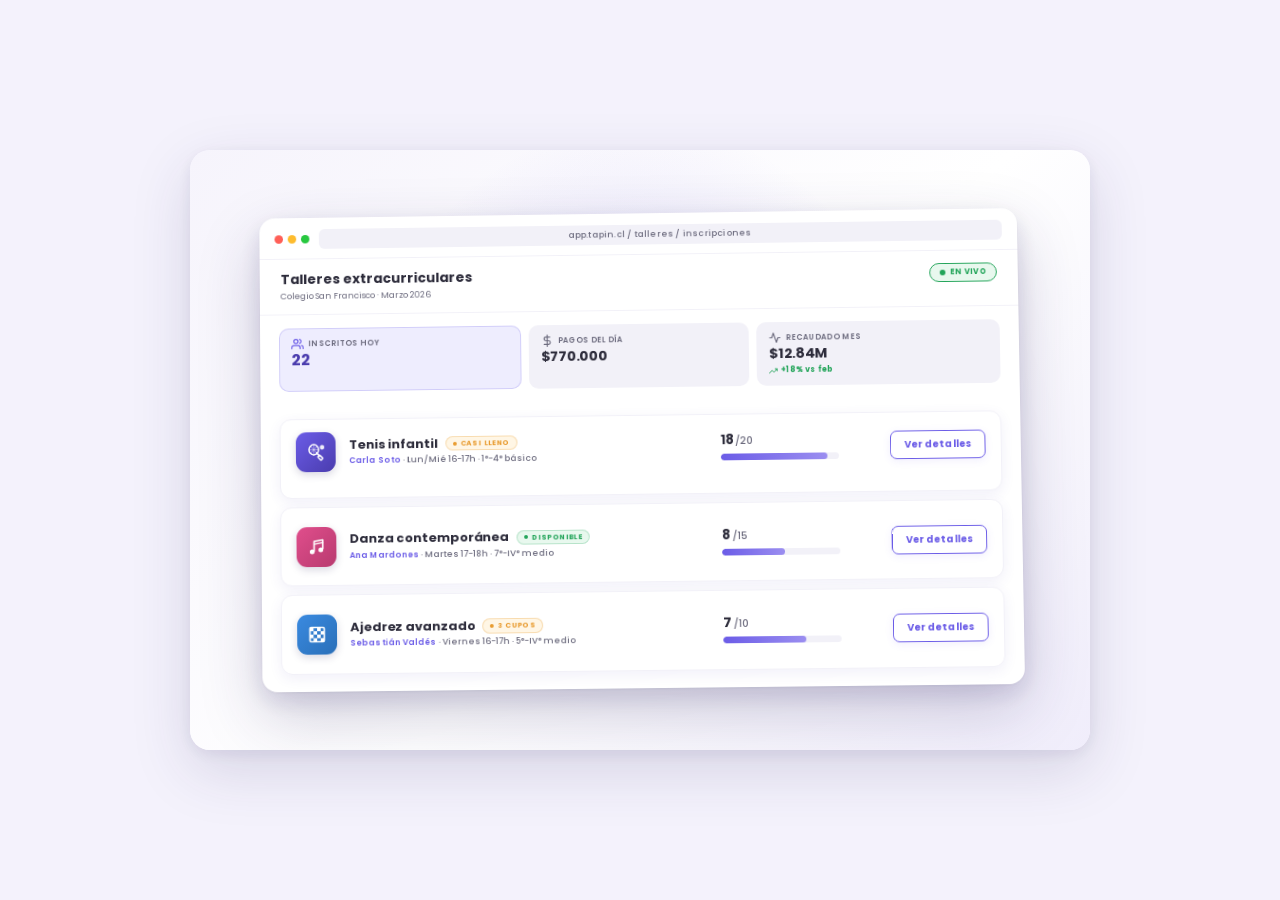
<file: mockups/mockup-talleres-modulo.html>
<!DOCTYPE html>
<html lang="es">
<head>
  <!-- iPad embed: si la landing pasa ?frameless, la tarjeta del mockup va sin
       fondo ni sombra (evita el "marco" al achicar el mockup). El PC nunca
       recibe la bandera → este bloque queda inerte allí. -->
  <script>try{if(location.search.indexOf('frameless')>-1){document.documentElement.classList.add('frameless');}}catch(e){}</script>
  <style>.frameless .mockup{background:transparent!important;box-shadow:none!important;}.frameless .ambient-glow{display:none!important;}</style>
  <meta charset="UTF-8" />
  <title>Mockup · Talleres extracurriculares · Cupos que se llenan solos · Tap In Connect</title>
  <link rel="preconnect" href="https://fonts.googleapis.com">
  <link rel="preconnect" href="https://fonts.gstatic.com" crossorigin>
  <link href="https://fonts.googleapis.com/css2?family=Poppins:wght@400;500;600;700;800&display=swap" rel="stylesheet">
  <style>
    :root{
      --c-main:#4A3CAE;
      --c-mid:#6B5CE7;
      --c-light:#9B8EF0;
      --c-xlight:#EEEDFE;
      --c-text:#2C2B3A;
      --c-muted:#6B6A7D;
      --c-deep:#2D2560;
      --c-border:#BBBAC6;
      --c-surface:#F2F1F8;
      --c-highlight:#EBE8FC;
      --c-success:#22A459;
      --c-success-soft:#E8F8EE;
      --c-error:#D94F4F;
      --c-error-soft:#FFF1F1;
      --c-warning:#E89B2F;
      --c-warning-soft:#FFF6E5;
      --anim-easing:cubic-bezier(0.65, 0, 0.35, 1);
      --anim-state-duration:400ms;
      --anim-reset-duration:300ms;
      --shadow-card:0 20px 60px rgba(45,37,96,0.15), 0 4px 16px rgba(45,37,96,0.08);
      --shadow-dash:0 12px 30px rgba(45,37,96,0.10), 0 2px 8px rgba(45,37,96,0.06);
      --shadow-elem:0 4px 14px rgba(74,60,174,0.08);
    }

    *{box-sizing:border-box;margin:0;padding:0;}

    @media (prefers-reduced-motion: reduce){
      *, *::before, *::after{
        animation-duration:0.01ms !important;
        animation-iteration-count:1 !important;
        transition-duration:0.01ms !important;
      }
    }

    html,body{
      width:100%;
      min-height:100vh;
      background:#F4F2FC;
      font-family:'Poppins',sans-serif;
      display:flex;
      align-items:center;
      justify-content:center;
      -webkit-font-smoothing:antialiased;
      -moz-osx-font-smoothing:grayscale;
      text-rendering:optimizeLegibility;
      color:var(--c-text);
      margin:0;
    }

    /* HiDPI wrapper · 2x render cuando se embebe en iframe a 1800px */
    .hidpi-wrap{ display:contents; }
    @media (min-width:1800px){
      /* En contexto de embed (iframe home a 1800px CSS): body transparente
         para que el background del card padre se vea en las esquinas
         redondeadas del mockup. En standalone (<1800px) se mantiene el
         #F4F2FC del frame original. */
      html,body{ background:transparent; }
      .hidpi-wrap{
        display:block;
        width:1800px;
        height:1200px;
        position:relative;
        flex-shrink:0;
      }
      .hidpi-wrap > .mockup{
        transform:scale(2);
        transform-origin:top left;
        position:absolute;
        top:0;
        left:0;
      }
    }

    .mockup{
      width:900px;
      height:600px;
      background:linear-gradient(135deg, #F6F4FC 0%, #FFFFFF 55%, #F0EDFB 100%);
      border-radius:20px;
      box-shadow:var(--shadow-card);
      position:relative;
      overflow:hidden;
      transition:opacity 300ms ease-in-out;
      perspective:1800px;
    }
    /* Fade-out simple solo opacity · matchea Comedor/CPA · sin movimiento */
    .mockup.is-resetting{ opacity:0; }

    .ambient-glow{
      position:absolute;
      width:520px;
      height:520px;
      border-radius:50%;
      background:radial-gradient(circle, rgba(107,92,231,0.18) 0%, rgba(107,92,231,0) 70%);
      pointer-events:none;
      top:0;
      left:50%;
      transform:translate(-50%,-30px);
      z-index:1;
    }

    /* ═══════════ CONNECTOR PULSE · viaja del toast al progress bar ═══════════ */
    .connector-pulse{
      position:absolute;
      top:0; left:0;
      width:14px; height:14px;
      border-radius:50%;
      background:radial-gradient(circle, #FFFFFF 0%, var(--c-mid) 55%, transparent 100%);
      box-shadow:0 0 18px rgba(107,92,231,0.85),
                 0 0 36px rgba(107,92,231,0.55);
      transform:translate(0, 0) scale(0);
      opacity:0;
      pointer-events:none;
      z-index:999;
    }
    .connector-pulse.is-firing-tenis{
      animation:connectorFireTenis 900ms linear forwards;
    }
    .connector-pulse.is-firing-ajedrez{
      animation:connectorFireAjedrez 1050ms linear forwards;
    }
    /* Bezier en coords del PANEL · P0(654,59) Q P1(570,145) P2(530,220) · toast → bar Tenis */
    @keyframes connectorFireTenis{
      0%   { transform:translate(654px, 59px)  scale(0);   opacity:0; }
      10%  { transform:translate(638px, 76px)  scale(1.40); opacity:1; }
      20%  { transform:translate(622px, 93px)  scale(1.36); opacity:1; }
      30%  { transform:translate(607px, 110px) scale(1.32); opacity:1; }
      40%  { transform:translate(594px, 126px) scale(1.28); opacity:1; }
      50%  { transform:translate(581px, 143px) scale(1.25); opacity:1; }
      60%  { transform:translate(570px, 158px) scale(1.22); opacity:1; }
      70%  { transform:translate(558px, 174px) scale(1.18); opacity:1; }
      80%  { transform:translate(547px, 189px) scale(1.14); opacity:1; }
      90%  { transform:translate(538px, 205px) scale(1.08); opacity:0.6; }
      100% { transform:translate(530px, 220px) scale(0);   opacity:0; }
    }
    /* Bezier P0(654,59) Q P1(570,245) P2(530,407) · toast → bar Ajedrez */
    @keyframes connectorFireAjedrez{
      0%   { transform:translate(654px, 59px)  scale(0);   opacity:0; }
      10%  { transform:translate(638px, 96px)  scale(1.40); opacity:1; }
      20%  { transform:translate(622px, 132px) scale(1.36); opacity:1; }
      30%  { transform:translate(607px, 169px) scale(1.32); opacity:1; }
      40%  { transform:translate(594px, 204px) scale(1.28); opacity:1; }
      50%  { transform:translate(581px, 240px) scale(1.25); opacity:1; }
      60%  { transform:translate(570px, 274px) scale(1.22); opacity:1; }
      70%  { transform:translate(558px, 307px) scale(1.18); opacity:1; }
      80%  { transform:translate(547px, 341px) scale(1.14); opacity:1; }
      90%  { transform:translate(538px, 374px) scale(1.08); opacity:0.6; }
      100% { transform:translate(530px, 407px) scale(0);   opacity:0; }
    }

    /* ═══════════ PANEL principal (browser-style) ═══════════ */
    .panel{
      position:absolute;
      inset:50px;
      background:#FFFFFF;
      border-radius:16px;
      box-shadow:0 26px 66px rgba(45,37,96,0.22),
                 0 9px 24px rgba(45,37,96,0.12),
                 0 1px 3px rgba(0,0,0,0.05);
      display:flex;
      flex-direction:column;
      overflow:hidden;
      z-index:2;
      transform:scale(0.95) rotateX(1.4deg) rotateY(-0.6deg) rotate(-0.7deg);
      transform-origin:center center;
      transform-style:preserve-3d;
    }

    .panel-titlebar{
      display:flex;
      align-items:center;
      gap:10px;
      padding:12px 16px 10px;
      border-bottom:1px solid var(--c-surface);
    }
    .traffic{ display:flex; gap:5px; }
    .traffic span{
      width:9px; height:9px; border-radius:50%; display:inline-block;
    }
    .traffic span:nth-child(1){ background:#FF5F57; }
    .traffic span:nth-child(2){ background:#FEBC2E; }
    .traffic span:nth-child(3){ background:#28C840; }
    .dash-url{
      flex:1;
      background:var(--c-surface);
      border-radius:6px;
      padding:4px 10px;
      font-size:9px;
      color:var(--c-muted);
      font-weight:500;
      letter-spacing:0.2px;
      text-align:center;
    }

    .panel-header{
      display:flex;
      justify-content:space-between;
      align-items:flex-start;
      padding:13px 22px 12px;
      border-bottom:1px solid var(--c-surface);
    }
    .panel-title{
      font-size:14px;
      font-weight:700;
      color:var(--c-text);
      display:block;
      line-height:1.2;
    }
    .panel-subtitle{
      font-size:9px;
      color:var(--c-muted);
      display:block;
      margin-top:3px;
    }
    .live-pill{
      background:var(--c-success-soft);
      color:var(--c-success);
      border:1px solid var(--c-success);
      font-size:8px;
      font-weight:700;
      padding:3px 10px;
      border-radius:20px;
      display:inline-flex;
      align-items:center;
      letter-spacing:0.3px;
      text-transform:uppercase;
    }
    .live-pill-dot{
      width:6px;height:6px;border-radius:50%;
      background:var(--c-success);
      display:inline-block;margin-right:5px;
      animation:pulse 1.5s ease-in-out infinite;
    }
    @keyframes pulse{ 0%,100%{opacity:1;} 50%{opacity:0.35;} }

    /* Body content area */
    .panel-content{
      flex:1;
      position:relative;
      padding:14px 20px 18px;
      overflow:hidden;
      display:flex;
      flex-direction:column;
      gap:10px;
    }

    /* ═══════════ KPI STRIP · 3 cards (patrón Comedor) ═══════════ */
    .panel-kpis{
      display:grid;
      grid-template-columns:1.1fr 1fr 1.1fr;
      gap:8px;
      max-height:64px;
      opacity:1;
      transition:max-height 420ms cubic-bezier(0.22, 1, 0.36, 1),
                 opacity 320ms ease-out,
                 margin 420ms cubic-bezier(0.22, 1, 0.36, 1);
    }
    .panel-content.is-focus-mode .panel-kpis{
      max-height:0;
      opacity:0;
      margin-top:-10px;
      pointer-events:none;
    }
    .panel-kpi{
      background:var(--c-surface);
      border-radius:10px;
      padding:9px 12px;
      border:1px solid transparent;
      display:flex;
      flex-direction:column;
      gap:3px;
    }
    .panel-kpi.is-primary{
      background:var(--c-xlight);
      border-color:rgba(107,92,231,0.22);
    }
    .panel-kpi-label{
      font-size:8px;
      font-weight:600;
      color:var(--c-muted);
      letter-spacing:0.3px;
      line-height:1.2;
      display:inline-flex;
      align-items:center;
      gap:5px;
      text-transform:uppercase;
    }
    .panel-kpi-label svg{ width:13px; height:13px; color:var(--c-muted); }
    .panel-kpi.is-primary .panel-kpi-label svg{ color:var(--c-mid); }
    .panel-kpi-value{
      font-size:14.5px;
      font-weight:700;
      color:var(--c-text);
      line-height:1;
      font-variant-numeric:tabular-nums;
      letter-spacing:-0.3px;
      display:inline-block;
      transition:color 300ms ease-out;
    }
    .panel-kpi.is-primary .panel-kpi-value{ font-size:16.5px; color:var(--c-main); }
    .panel-kpi-trend{
      display:inline-flex;
      align-items:center;
      gap:3px;
      font-size:8px;
      font-weight:700;
      color:var(--c-success);
      letter-spacing:0.2px;
      margin-top:2px;
    }
    .panel-kpi-trend svg{ width:9px; height:9px; }
    .panel-kpi-value.is-flashing{
      animation:kpiFlash 800ms ease-out;
    }
    @keyframes kpiFlash{
      0%,100%{ transform:scale(1); }
      40%{ transform:scale(1.12); color:var(--c-success); }
    }

    /* ═══════════ SUCCESS BANNER ═══════════ */
    .success-banner{
      display:flex;
      align-items:center;
      gap:11px;
      padding:10px 14px;
      background:linear-gradient(95deg, var(--c-success-soft) 0%, #DAFBE5 100%);
      border:1px solid rgba(34,164,89,0.32);
      border-radius:11px;
      box-shadow:0 5px 16px rgba(34,164,89,0.16);
      opacity:0;
      transform:translateY(-10px) scale(0.97);
      pointer-events:none;
      max-height:0;
      margin-top:-10px;
      transition:opacity 420ms ease-out,
                 transform 480ms cubic-bezier(0.34, 1.56, 0.64, 1),
                 max-height 420ms cubic-bezier(0.22, 1, 0.36, 1),
                 margin-top 420ms cubic-bezier(0.22, 1, 0.36, 1);
      overflow:hidden;
    }
    .success-banner.is-visible{
      opacity:1;
      transform:translateY(0) scale(1);
      pointer-events:auto;
      max-height:64px;
      margin-top:0;
    }
    /* Banner check 32×32 · matchea el visual weight del popup gestion */
    .success-banner-icon{
      width:32px;height:32px;border-radius:50%;
      background:linear-gradient(135deg, var(--c-success), #1a8a49);
      color:#FFFFFF;
      display:flex;align-items:center;justify-content:center;
      flex-shrink:0;
      box-shadow:0 4px 12px rgba(34,164,89,0.36);
    }
    .success-banner-icon svg{ width:17px; height:17px; }
    .success-banner-text{ flex:1; min-width:0; }
    .success-banner-title{
      display:block;
      font-size:11.5px;
      font-weight:700;
      color:var(--c-text);
      letter-spacing:-0.1px;
    }
    .success-banner-sub{
      display:block;
      font-size:8.5px;
      font-weight:500;
      color:var(--c-muted);
      margin-top:2px;
    }

    /* ═══════════ NOTIFICATION FEED · dentro del .panel (hereda tilt 3D) ═══════════
       Posicionado sobre la pill EN VIVO en el header · coords relativos al panel.
       Hereda automáticamente el scale + rotateX/Y/Z del panel → matchea inclinación.
       Los 3 toasts comparten misma posición · nunca simultáneos. */
    .payment-feed{
      position:absolute;
      top:36px;
      right:18px;
      width:252px;
      height:46px;
      z-index:50;
      pointer-events:none;
    }
    .payment-toast{
      position:absolute;
      top:0; left:0; right:0;
      background:#FFFFFF;
      border:1px solid var(--c-surface);
      border-radius:11px;
      padding:10px 12px;
      display:flex;
      align-items:center;
      gap:10px;
      box-shadow:0 14px 32px rgba(45,37,96,0.22),
                 0 4px 10px rgba(45,37,96,0.12),
                 0 1px 2px rgba(0,0,0,0.04);
      opacity:0;
      transform:translateY(-32px) scale(0.92);
      transition:opacity 380ms ease-out,
                 transform 480ms cubic-bezier(0.34, 1.56, 0.64, 1);
      pointer-events:auto;
    }
    .payment-toast.is-visible{
      opacity:1;
      transform:translateY(0) scale(1);
    }
    .payment-toast.is-fading{
      opacity:0;
      transform:translateY(-8px) scale(0.97);
      transition:opacity 320ms ease-out,
                 transform 320ms ease-out;
    }
    .payment-avatar{
      width:28px;height:28px;border-radius:50%;
      color:#FFFFFF;
      font-size:9.5px;font-weight:700;
      display:flex;align-items:center;justify-content:center;
      flex-shrink:0;
      letter-spacing:0.2px;
    }
    .payment-avatar.is-valentina{ background:linear-gradient(135deg, #F46B3A, #E04E2D); }
    .payment-avatar.is-matias{ background:linear-gradient(135deg, #6B5CE7, #4A3CAE); }
    .payment-avatar.is-ignacio{ background:linear-gradient(135deg, #E89B2F, #B87718); }
    .payment-info{ flex:1; min-width:0; line-height:1.25; }
    .payment-name{
      display:block;
      font-size:10px;
      font-weight:700;
      color:var(--c-text);
      letter-spacing:-0.1px;
      overflow:hidden;
      text-overflow:ellipsis;
      white-space:nowrap;
    }
    .payment-route{
      display:flex;
      align-items:center;
      gap:4px;
      margin-top:1px;
      font-size:8px;
      font-weight:600;
      color:var(--c-muted);
    }
    .payment-route-arrow{
      display:inline-flex;
      color:var(--c-mid);
    }
    .payment-route-arrow svg{ width:9px; height:9px; }
    .payment-route-target{
      color:var(--c-mid);
      font-weight:700;
    }
    .payment-amount{
      font-size:10.5px;
      font-weight:700;
      color:var(--c-success);
      letter-spacing:-0.2px;
      flex-shrink:0;
      font-variant-numeric:tabular-nums;
    }

    /* ═══════════ WORKSHOP CARDS ═══════════ */
    .workshops{
      display:flex;
      flex-direction:column;
      gap:9px;
      flex:1;
      min-height:0;
    }
    .workshop-card{
      background:#FFFFFF;
      border:1px solid var(--c-surface);
      border-radius:12px;
      padding:13px 16px;
      display:grid;
      grid-template-columns:42px 1fr auto auto;
      align-items:center;
      gap:14px;
      box-shadow:var(--shadow-elem);
      transition:opacity 480ms ease-out,
                 height 520ms cubic-bezier(0.22, 1, 0.36, 1),
                 max-height 520ms cubic-bezier(0.22, 1, 0.36, 1),
                 padding 480ms cubic-bezier(0.22, 1, 0.36, 1),
                 margin 480ms cubic-bezier(0.22, 1, 0.36, 1),
                 transform 520ms cubic-bezier(0.22, 1, 0.36, 1),
                 border-color 480ms ease-out,
                 box-shadow 480ms ease-out;
      height:84px;
      max-height:84px;
      position:relative;
    }
    .workshop-card.is-flashing{
      border-color:var(--c-mid);
      box-shadow:0 8px 24px rgba(107,92,231,0.20),
                 0 0 0 3px rgba(107,92,231,0.12);
    }
    /* Cuando una tarjeta colapsa · slide-out lateral + fade */
    .workshop-card.is-collapsed{
      opacity:0;
      max-height:0;
      padding:0 16px;
      margin:0;
      pointer-events:none;
      transform:translateX(-32px) scale(0.94);
      border-color:transparent;
      box-shadow:none;
    }
    /* Cuando Tenis se expande · grid simplificado, list visible
       max-height extendida para dejar mejor margen al botón de export */
    .workshop-card.is-expanded{
      grid-template-columns:42px 1fr;
      grid-template-rows:auto auto;
      height:auto;
      max-height:290px;
      padding:16px 20px 18px;
      border-color:var(--c-mid);
      box-shadow:0 14px 36px rgba(107,92,231,0.22),
                 0 4px 12px rgba(107,92,231,0.10);
    }
    .workshop-card.is-expanded .workshop-progress,
    .workshop-card.is-expanded .workshop-cta-slot{
      display:none;
    }

    .workshop-icon{
      width:42px;height:42px;border-radius:11px;
      display:flex;align-items:center;justify-content:center;
      color:#FFFFFF;
      flex-shrink:0;
      box-shadow:0 3px 9px rgba(45,37,96,0.18);
    }
    .workshop-icon.is-tenis{
      background:linear-gradient(135deg, #6B5CE7, #4A3CAE);
    }
    .workshop-icon.is-danza{
      background:linear-gradient(135deg, #E04E8C, #B83A6F);
    }
    .workshop-icon.is-ajedrez{
      background:linear-gradient(135deg, #3A8AE0, #2A6FB8);
    }
    .workshop-icon svg{ width:20px; height:20px; }

    .workshop-info{
      display:flex;flex-direction:column;
      line-height:1.25;
      min-width:0;
      gap:3px;
    }
    .workshop-name-row{
      display:inline-flex;
      align-items:center;
      gap:8px;
      min-width:0;
    }
    .workshop-name{
      font-size:13px;
      font-weight:700;
      color:var(--c-text);
      letter-spacing:-0.1px;
      overflow:hidden;
      text-overflow:ellipsis;
      white-space:nowrap;
    }
    /* Status pill · estado del taller (variantes color) */
    .workshop-status-pill{
      display:inline-flex;
      align-items:center;
      gap:4px;
      padding:2px 7px;
      border-radius:99px;
      font-size:7.5px;
      font-weight:700;
      letter-spacing:0.4px;
      text-transform:uppercase;
      white-space:nowrap;
      flex-shrink:0;
      transition:background 320ms ease-out, color 320ms ease-out, border-color 320ms ease-out;
    }
    .workshop-status-pill::before{
      content:"";
      width:4px;height:4px;border-radius:50%;
      background:currentColor;
    }
    .workshop-status-pill.is-near-full{
      background:var(--c-warning-soft);
      color:var(--c-warning);
      border:1px solid rgba(232,155,47,0.30);
    }
    .workshop-status-pill.is-available{
      background:var(--c-success-soft);
      color:var(--c-success);
      border:1px solid rgba(34,164,89,0.25);
    }
    .workshop-status-pill.is-open{
      background:var(--c-xlight);
      color:var(--c-mid);
      border:1px solid rgba(107,92,231,0.22);
    }
    .workshop-status-pill.is-critical{
      background:var(--c-error-soft);
      color:var(--c-error);
      border:1px solid rgba(217,79,79,0.32);
    }
    .workshop-status-pill.is-complete{
      background:var(--c-surface);
      color:var(--c-muted);
      border:1px solid var(--c-border);
    }
    .workshop-schedule{
      font-size:9px;
      font-weight:500;
      color:var(--c-muted);
      overflow:hidden;
      text-overflow:ellipsis;
      white-space:nowrap;
    }
    .workshop-teacher{
      font-size:8.5px;
      font-weight:600;
      color:var(--c-mid);
      letter-spacing:0.1px;
    }

    /* Progress column · sin label "cupos" suelto, número grande limpio */
    .workshop-progress{
      display:flex;
      flex-direction:column;
      gap:5px;
      min-width:124px;
    }
    .workshop-cupos{
      font-size:9px;
      color:var(--c-muted);
      display:flex;
      align-items:baseline;
      gap:1px;
      font-variant-numeric:tabular-nums;
    }
    .workshop-cupos-current{
      font-size:13.5px;
      font-weight:700;
      color:var(--c-text);
      letter-spacing:-0.3px;
      line-height:1;
      transition:color 300ms ease-out;
      position:relative;
    }
    .workshop-cupos-current.is-flashing{
      animation:cupoFlash 700ms ease-out;
    }
    @keyframes cupoFlash{
      0%,100%{ transform:scale(1); }
      40%   { transform:scale(1.20); color:var(--c-success); }
    }
    /* Cap ring · pulso expansivo cuando llega a 100% */
    .workshop-cupos-current.is-cap::after{
      content:"";
      position:absolute;
      inset:-5px -8px;
      border-radius:50%;
      border:2px solid var(--c-mid);
      opacity:0;
      transform:scale(0.7);
      animation:capRing 1000ms cubic-bezier(0.22, 1, 0.36, 1) forwards;
    }
    @keyframes capRing{
      0%   { opacity:0.75; transform:scale(0.7); }
      100% { opacity:0;    transform:scale(1.8); }
    }
    .workshop-cupos-total{
      color:var(--c-muted);
      font-weight:500;
      font-size:10.5px;
      margin-left:1px;
    }
    .workshop-bar{
      height:7px;
      background:var(--c-surface);
      border-radius:99px;
      overflow:hidden;
      position:relative;
    }
    .workshop-bar-fill{
      height:100%;
      background:linear-gradient(90deg, var(--c-mid), var(--c-light));
      border-radius:99px;
      width:0%;
      transition:width 600ms cubic-bezier(0.34, 1.56, 0.64, 1),
                 background 400ms ease-out;
      position:relative;
      overflow:hidden;
    }
    .workshop-bar-fill.is-full{
      background:linear-gradient(90deg, var(--c-main), var(--c-mid));
    }
    /* Shine sweep cuando llega a 100% */
    .workshop-bar-fill::after{
      content:"";
      position:absolute;
      top:0; bottom:0;
      left:0; right:0;
      background:linear-gradient(90deg, transparent 0%, rgba(255,255,255,0.7) 50%, transparent 100%);
      transform:translateX(-100%);
      opacity:0;
      pointer-events:none;
    }
    .workshop-bar-fill.is-shining::after{
      animation:barShine 1100ms cubic-bezier(0.22, 1, 0.36, 1) forwards;
    }
    @keyframes barShine{
      0%   { transform:translateX(-100%); opacity:0; }
      20%  { opacity:1; }
      80%  { opacity:1; }
      100% { transform:translateX(100%); opacity:0; }
    }

    /* CTA slot · button "Inscribirse" (outline) y badge "Cupos completos"
       comparten posición · transición suave entre los dos */
    .workshop-cta-slot{
      position:relative;
      min-width:140px;
      height:32px;
      display:inline-flex;
      align-items:center;
      justify-content:flex-end;
      overflow:visible;
    }
    .workshop-cta, .workshop-badge-full{
      position:absolute;
      right:0;
      top:50%;
      transform:translateY(-50%) scale(1);
      transition:opacity 350ms ease-out,
                 transform 380ms cubic-bezier(0.34, 1.56, 0.64, 1);
      white-space:nowrap;
    }
    /* CTA outline · jerarquía secundaria · contrasta con export gradient */
    .workshop-cta{
      background:#FFFFFF;
      color:var(--c-mid);
      border:1.4px solid var(--c-mid);
      border-radius:7px;
      padding:6px 14px;
      font-family:'Poppins',sans-serif;
      font-size:10px;
      font-weight:700;
      letter-spacing:0.1px;
      cursor:default;
      box-shadow:0 2px 8px rgba(107,92,231,0.10);
    }
    .workshop-cta.is-hidden{
      opacity:0;
      transform:translateY(-50%) scale(0.6);
      pointer-events:none;
    }
    .workshop-badge-full{
      display:inline-flex;
      align-items:center;
      gap:5px;
      padding:6px 12px;
      background:var(--c-surface);
      color:var(--c-muted);
      border:1px solid var(--c-border);
      border-radius:7px;
      font-size:9px;
      font-weight:700;
      letter-spacing:0.3px;
      text-transform:uppercase;
      opacity:0;
      transform:translateY(-50%) scale(0.6);
      pointer-events:none;
    }
    .workshop-badge-full.is-visible{
      opacity:1;
      transform:translateY(-50%) scale(1);
      pointer-events:auto;
      transition-delay:100ms;
    }
    .workshop-badge-full-dot{
      width:6px;height:6px;border-radius:50%;
      background:var(--c-muted);
    }

    /* ═══════════ INSCRITOS LIST · lista vertical con montos ═══════════ */
    .inscritos-section{
      grid-column:1 / -1;
      margin-top:10px;
      padding-top:10px;
      border-top:1px solid var(--c-surface);
      opacity:0;
      max-height:0;
      overflow:hidden;
      transition:opacity 400ms ease-out 100ms,
                 max-height 480ms cubic-bezier(0.22, 1, 0.36, 1);
    }
    .workshop-card.is-expanded .inscritos-section{
      opacity:1;
      max-height:220px;
    }
    .inscritos-head{
      display:flex;
      justify-content:space-between;
      align-items:center;
      margin-bottom:7px;
    }
    .inscritos-title{
      font-size:10px;
      font-weight:700;
      color:var(--c-text);
      letter-spacing:0.1px;
    }
    .inscritos-count{
      display:inline-flex;
      align-items:center;
      gap:5px;
      padding:3px 9px;
      background:var(--c-success-soft);
      color:var(--c-success);
      border:1px solid rgba(34,164,89,0.25);
      border-radius:99px;
      font-size:8.5px;
      font-weight:700;
      letter-spacing:0.3px;
      text-transform:uppercase;
    }
    .inscritos-count::before{
      content:"";
      width:5px;height:5px;border-radius:50%;
      background:var(--c-success);
    }
    /* Lista vertical · 5 visibles con monto + +15 más */
    .inscritos-list{
      display:flex;
      flex-direction:column;
      gap:1px;
      margin-bottom:9px;
    }
    .inscrito-row{
      display:grid;
      grid-template-columns:24px 1fr auto auto;
      align-items:center;
      gap:10px;
      padding:4px 9px;
      border-radius:7px;
      font-size:10px;
      transition:background 320ms ease-out;
    }
    .inscrito-date{
      font-size:9px;
      font-weight:500;
      color:var(--c-muted);
      letter-spacing:0.1px;
      font-variant-numeric:tabular-nums;
    }
    .inscrito-row.is-recent .inscrito-date{
      color:var(--c-mid);
      font-weight:600;
    }
    .inscrito-mini-avatar{
      width:22px;height:22px;border-radius:50%;
      color:#FFFFFF;
      font-size:8.5px;font-weight:700;
      display:flex;align-items:center;justify-content:center;
      flex-shrink:0;
      letter-spacing:0.2px;
      box-shadow:0 2px 5px rgba(45,37,96,0.14);
    }
    .inscrito-name{
      font-weight:500;
      color:var(--c-text);
      overflow:hidden;
      text-overflow:ellipsis;
      white-space:nowrap;
    }
    .inscrito-amount{
      font-size:9.5px;
      font-weight:600;
      color:var(--c-muted);
      font-variant-numeric:tabular-nums;
      letter-spacing:-0.1px;
    }
    /* Recent · highlight con background tint en vez de pseudo "NUEVO" */
    .inscrito-row.is-recent{
      background:var(--c-xlight);
    }
    .inscrito-row.is-recent .inscrito-name,
    .inscrito-row.is-recent .inscrito-amount{
      color:var(--c-main);
      font-weight:700;
    }
    .inscritos-more{
      text-align:center;
      font-size:9px;
      font-weight:600;
      color:var(--c-muted);
      letter-spacing:0.3px;
      padding:5px 9px 2px;
    }
    /* Actions row: botón a la izquierda, meta a la derecha (alineado con
       columna del monto $35.000 de la lista de inscritos) */
    .inscritos-actions{
      display:flex;
      justify-content:space-between;
      align-items:center;
      padding:0 9px;
      margin-top:6px;
    }
    /* Export PDF · gradient morado · CTA principal en este estado */
    .export-btn{
      display:inline-flex;
      align-items:center;
      gap:6px;
      background:linear-gradient(135deg, var(--c-mid), var(--c-main));
      color:#FFFFFF;
      border:none;
      border-radius:8px;
      padding:9px 15px;
      font-family:'Poppins',sans-serif;
      font-size:10.5px;
      font-weight:700;
      letter-spacing:0.1px;
      cursor:default;
      box-shadow:0 5px 14px rgba(107,92,231,0.34);
      opacity:0;
      transform:translateY(6px) scale(0.95);
    }
    .workshop-card.is-expanded .export-btn{
      animation:exportBtnIn 480ms cubic-bezier(0.34, 1.56, 0.64, 1) 280ms forwards;
    }
    @keyframes exportBtnIn{
      to{ opacity:1; transform:translateY(0) scale(1); }
    }
    .export-btn svg{ width:12px; height:12px; }
    .export-meta{
      font-size:9px;
      font-weight:500;
      color:var(--c-muted);
      opacity:0;
      transition:opacity 320ms ease-out 380ms;
      text-align:right;
    }
    .export-meta strong{
      color:var(--c-text);
      font-weight:700;
    }
    .workshop-card.is-expanded .export-meta{
      opacity:1;
    }

    /* ═══════════ EXPORT BUTTON · estados de press + popup descarga ═══════════ */
    .export-btn-wrap{
      position:relative;
      display:inline-flex;
    }
    .export-btn{
      position:relative;
      overflow:hidden;
    }
    .export-btn.is-hovering{
      transform:translateY(-1px) scale(1.02);
      box-shadow:0 7px 18px rgba(107,92,231,0.42);
    }
    .export-btn.is-pressed{
      transform:scale(0.94);
    }
    .export-tap-ripple{
      position:absolute;
      top:50%;left:50%;
      width:48px;height:48px;
      border-radius:50%;
      background:rgba(255,255,255,0.40);
      transform:translate(-50%,-50%) scale(0);
      pointer-events:none;
      opacity:0;
    }
    .export-tap-ripple.is-firing{
      animation:exportRipple 600ms ease-out;
    }
    @keyframes exportRipple{
      0%   { transform:translate(-50%,-50%) scale(0); opacity:0.85; }
      100% { transform:translate(-50%,-50%) scale(3.2); opacity:0; }
    }

    /* ═══════════ DOWNLOAD POPUP MODAL · patrón gestion/CPA ═══════════
       Backdrop SOLO con blur (no oscurece) · popup centrado en el mockup ·
       morph entre estado descargando (spinner morado) → descargado (check verde). */
    .popup-backdrop{
      position:absolute;
      inset:0;
      background:transparent;
      backdrop-filter:blur(5px);
      -webkit-backdrop-filter:blur(5px);
      opacity:0;
      pointer-events:none;
      z-index:30;
      transition:opacity 400ms ease-out;
    }
    .popup-backdrop.is-visible{
      opacity:1;
      pointer-events:auto;
    }

    .download-popup{
      position:absolute;
      top:50%;
      left:50%;
      width:316px;
      background:#FFFFFF;
      border-radius:18px;
      padding:22px 22px 18px;
      box-shadow:0 30px 60px rgba(45,37,96,0.28),
                 0 12px 28px rgba(45,37,96,0.14),
                 0 0 0 1px rgba(107,92,231,0.10);
      /* Exit state default · matchea reset mockup: cubic-bezier(0.22,1,0.36,1) 650ms */
      transform:translate(-50%, -50%) scale(0.985);
      opacity:0;
      filter:saturate(0.7);
      pointer-events:none;
      z-index:40;
      transition:transform 650ms cubic-bezier(0.22, 1, 0.36, 1),
                 opacity 650ms cubic-bezier(0.22, 1, 0.36, 1),
                 filter 650ms cubic-bezier(0.22, 1, 0.36, 1),
                 box-shadow 400ms ease-out;
      text-align:center;
    }
    /* Entry · bouncy scale-in con timing diferente al exit */
    .download-popup.is-visible{
      transform:translate(-50%, -50%) scale(1);
      opacity:1;
      filter:saturate(1);
      pointer-events:auto;
      transition:transform 540ms cubic-bezier(0.34, 1.56, 0.64, 1),
                 opacity 380ms ease-out,
                 filter 380ms ease-out,
                 box-shadow 400ms ease-out;
    }
    .download-popup.is-done{
      box-shadow:0 30px 60px rgba(45,37,96,0.28),
                 0 12px 28px rgba(45,37,96,0.14),
                 0 0 0 1px rgba(34,164,89,0.20);
    }
    .download-popup-icon{
      width:52px;height:52px;border-radius:50%;
      background:linear-gradient(135deg, var(--c-mid), var(--c-main));
      color:#FFFFFF;
      display:flex;align-items:center;justify-content:center;
      box-shadow:0 10px 24px rgba(107,92,231,0.36);
      margin:0 auto 12px;
      position:relative;
      transition:background 400ms ease-out, box-shadow 400ms ease-out;
    }
    .download-popup.is-done .download-popup-icon{
      background:linear-gradient(135deg, var(--c-success), #1a8a49);
      box-shadow:0 10px 24px rgba(34,164,89,0.36);
    }
    .download-popup-icon::after{
      content:"";
      position:absolute;
      inset:-6px;
      border-radius:50%;
      border:2.5px solid var(--c-success);
      opacity:0;
      transform:scale(0.85);
      pointer-events:none;
    }
    .download-popup.is-done .download-popup-icon::after{
      animation:popupBurst 900ms ease-out 150ms forwards;
    }
    @keyframes popupBurst{
      0%   { opacity:0.7; transform:scale(0.85); }
      100% { opacity:0;   transform:scale(1.8); }
    }
    .dp-icon{ width:24px; height:24px; display:block; }
    .dp-icon-spinner{
      animation:spinnerRotate 0.9s linear infinite;
    }
    .dp-icon-check{ display:none; }
    .download-popup.is-done .dp-icon-spinner{ display:none; }
    .download-popup.is-done .dp-icon-check{ display:block; }
    @keyframes spinnerRotate{
      from{ transform:rotate(0); }
      to  { transform:rotate(360deg); }
    }
    .download-popup-eyebrow{
      display:block;
      font-size:9px;
      font-weight:700;
      color:var(--c-mid);
      letter-spacing:0.6px;
      text-transform:uppercase;
      margin-bottom:4px;
      transition:color 400ms ease-out;
    }
    .download-popup.is-done .download-popup-eyebrow{
      color:var(--c-success);
    }
    .download-popup-title{
      display:block;
      font-size:13px;
      font-weight:700;
      color:var(--c-text);
      letter-spacing:-0.2px;
      line-height:1.2;
      margin-bottom:6px;
      font-variant-numeric:tabular-nums;
      overflow:hidden;
      text-overflow:ellipsis;
      white-space:nowrap;
      padding:0 4px;
    }
    .download-popup-sub{
      display:block;
      font-size:10px;
      font-weight:500;
      color:var(--c-muted);
      line-height:1.4;
      margin-bottom:14px;
      padding:0 4px;
      overflow:hidden;
      text-overflow:ellipsis;
      white-space:nowrap;
    }
    .download-popup-meta{
      display:flex;
      justify-content:center;
      gap:7px;
      padding-top:12px;
      border-top:1px solid var(--c-surface);
      flex-wrap:wrap;
    }
    .download-popup-stat{
      display:inline-flex;
      align-items:center;
      gap:5px;
      font-size:8.5px;
      font-weight:700;
      color:var(--c-muted);
      text-transform:uppercase;
      letter-spacing:0.4px;
      background:var(--c-surface);
      padding:5px 10px;
      border-radius:99px;
    }
    .download-popup-stat::before{
      content:"";
      width:5px;height:5px;border-radius:50%;
      background:var(--c-muted);
    }
    .download-popup-stat.is-primary{
      color:var(--c-mid);
      background:var(--c-xlight);
      transition:color 400ms ease-out, background 400ms ease-out;
    }
    .download-popup-stat.is-primary::before{
      background:var(--c-mid);
      transition:background 400ms ease-out;
    }
    .download-popup.is-done .download-popup-stat.is-primary{
      color:var(--c-success);
      background:var(--c-success-soft);
    }
    .download-popup.is-done .download-popup-stat.is-primary::before{
      background:var(--c-success);
    }
  </style>
</head>
<body>

<div class="hidpi-wrap">
<div class="mockup" id="mockup">
  <div class="ambient-glow"></div>

  <!-- ════════ PANEL ════════ -->
  <div class="panel">

    <!-- Connector pulse · dentro del panel para heredar el tilt 3D -->
    <div class="connector-pulse" id="connectorPulse"></div>

    <!-- ════════ DOWNLOAD POPUP MODAL · DENTRO del panel para heredar tilt ════════
         Backdrop con blur (no oscurece) · popup centrado sobre el panel ·
         morph descargando (spinner morado) → descargado (check verde). -->
    <div class="popup-backdrop" id="popupBackdrop"></div>
    <div class="download-popup" id="downloadPopup">
      <div class="download-popup-icon">
        <svg class="dp-icon dp-icon-spinner" viewBox="0 0 24 24" fill="none" stroke="currentColor" stroke-width="2.4" stroke-linecap="round" stroke-linejoin="round">
          <path d="M21 12a9 9 0 1 1-6.219-8.56"/>
        </svg>
        <svg class="dp-icon dp-icon-check" viewBox="0 0 24 24" fill="none" stroke="currentColor" stroke-width="3.2" stroke-linecap="round" stroke-linejoin="round">
          <polyline points="20 6 9 17 4 12"/>
        </svg>
      </div>
      <span class="download-popup-eyebrow" id="downloadEyebrow">Descargando</span>
      <span class="download-popup-title">Listado_TenisInfantil_Marzo2026.pdf</span>
      <span class="download-popup-sub" id="downloadSub">Generando archivo con los datos de los 20 inscritos del taller…</span>
      <div class="download-popup-meta">
        <span class="download-popup-stat is-primary">20 inscritos</span>
        <span class="download-popup-stat">PDF</span>
        <span class="download-popup-stat">1.2 MB</span>
      </div>
    </div>

    <!-- Payment feed · dentro del panel para heredar el tilt 3D ·
         posicionado sobre la pill EN VIVO en el header -->
    <div class="payment-feed">
      <div class="payment-toast" id="paymentToast1">
        <div class="payment-avatar is-valentina">VR</div>
        <div class="payment-info">
          <span class="payment-name">Valentina Rojas</span>
          <span class="payment-route">
            <span class="payment-route-arrow">
              <svg viewBox="0 0 24 24" fill="none" stroke="currentColor" stroke-width="2.4" stroke-linecap="round" stroke-linejoin="round">
                <line x1="5" y1="12" x2="19" y2="12"/>
                <polyline points="12 5 19 12 12 19"/>
              </svg>
            </span>
            <span class="payment-route-target">Tenis infantil</span>
          </span>
        </div>
        <span class="payment-amount">$35.000</span>
      </div>
      <div class="payment-toast" id="paymentToast2">
        <div class="payment-avatar is-ignacio">IL</div>
        <div class="payment-info">
          <span class="payment-name">Ignacio López</span>
          <span class="payment-route">
            <span class="payment-route-arrow">
              <svg viewBox="0 0 24 24" fill="none" stroke="currentColor" stroke-width="2.4" stroke-linecap="round" stroke-linejoin="round">
                <line x1="5" y1="12" x2="19" y2="12"/>
                <polyline points="12 5 19 12 12 19"/>
              </svg>
            </span>
            <span class="payment-route-target">Ajedrez avanzado</span>
          </span>
        </div>
        <span class="payment-amount">$42.000</span>
      </div>
      <div class="payment-toast" id="paymentToast3">
        <div class="payment-avatar is-matias">MH</div>
        <div class="payment-info">
          <span class="payment-name">Matías Herrera</span>
          <span class="payment-route">
            <span class="payment-route-arrow">
              <svg viewBox="0 0 24 24" fill="none" stroke="currentColor" stroke-width="2.4" stroke-linecap="round" stroke-linejoin="round">
                <line x1="5" y1="12" x2="19" y2="12"/>
                <polyline points="12 5 19 12 12 19"/>
              </svg>
            </span>
            <span class="payment-route-target">Tenis infantil</span>
          </span>
        </div>
        <span class="payment-amount">$35.000</span>
      </div>
    </div>

    <div class="panel-titlebar">
      <div class="traffic"><span></span><span></span><span></span></div>
      <div class="dash-url">app.tapin.cl / talleres / inscripciones</div>
    </div>

    <div class="panel-header">
      <div>
        <span class="panel-title">Talleres extracurriculares</span>
        <span class="panel-subtitle">Colegio San Francisco · Marzo 2026</span>
      </div>
      <span class="live-pill"><span class="live-pill-dot"></span>EN VIVO</span>
    </div>

    <div class="panel-content" id="panelContent">

      <!-- KPI strip · 3 cards · patrón comedor -->
      <div class="panel-kpis">
        <div class="panel-kpi is-primary">
          <span class="panel-kpi-label">
            <svg viewBox="0 0 24 24" fill="none" stroke="currentColor" stroke-width="2.2" stroke-linecap="round" stroke-linejoin="round">
              <path d="M17 21v-2a4 4 0 0 0-4-4H5a4 4 0 0 0-4 4v2"/>
              <circle cx="9" cy="7" r="4"/>
              <path d="M23 21v-2a4 4 0 0 0-3-3.87"/>
              <path d="M16 3.13a4 4 0 0 1 0 7.75"/>
            </svg>
            Inscritos hoy
          </span>
          <span class="panel-kpi-value" id="kpiInscritos">22</span>
        </div>
        <div class="panel-kpi">
          <span class="panel-kpi-label">
            <svg viewBox="0 0 24 24" fill="none" stroke="currentColor" stroke-width="2.2" stroke-linecap="round" stroke-linejoin="round">
              <line x1="12" y1="1" x2="12" y2="23"/>
              <path d="M17 5H9.5a3.5 3.5 0 0 0 0 7h5a3.5 3.5 0 0 1 0 7H6"/>
            </svg>
            Pagos del día
          </span>
          <span class="panel-kpi-value" id="kpiPagos">$770.000</span>
        </div>
        <div class="panel-kpi">
          <span class="panel-kpi-label">
            <svg viewBox="0 0 24 24" fill="none" stroke="currentColor" stroke-width="2.2" stroke-linecap="round" stroke-linejoin="round">
              <polyline points="22 12 18 12 15 21 9 3 6 12 2 12"/>
            </svg>
            Recaudado mes
          </span>
          <span class="panel-kpi-value" id="kpiRecaudado">$12.84M</span>
          <span class="panel-kpi-trend">
            <svg viewBox="0 0 24 24" fill="none" stroke="currentColor" stroke-width="2.6" stroke-linecap="round" stroke-linejoin="round">
              <polyline points="17 6 23 6 23 12"/>
              <path d="M23 6L13.5 15.5 8.5 10.5 1 18"/>
            </svg>
            +18% vs feb
          </span>
        </div>
      </div>

      <!-- Success banner -->
      <div class="success-banner" id="successBanner">
        <div class="success-banner-icon">
          <svg viewBox="0 0 24 24" fill="none" stroke="currentColor" stroke-width="3.4" stroke-linecap="round" stroke-linejoin="round">
            <polyline points="20 6 9 17 4 12"/>
          </svg>
        </div>
        <div class="success-banner-text">
          <span class="success-banner-title">Tenis infantil · inscripciones cerradas automáticamente</span>
          <span class="success-banner-sub">20 cupos completos · sin intervención manual</span>
        </div>
      </div>

      <!-- Workshop cards -->
      <div class="workshops" id="workshops">

        <!-- Tenis infantil -->
        <div class="workshop-card" id="cardTenis">
          <div class="workshop-icon is-tenis">
            <!-- Raqueta de tenis con cuerdas + pelota pequeña al lado -->
            <svg viewBox="0 0 24 24" fill="none" stroke="currentColor" stroke-width="1.8" stroke-linecap="round" stroke-linejoin="round">
              <ellipse cx="9.5" cy="9" rx="6" ry="6.5"/>
              <line x1="9.5" y1="2.5" x2="9.5" y2="15.5" stroke-width="0.8" opacity="0.7"/>
              <line x1="3.5" y1="9" x2="15.5" y2="9" stroke-width="0.8" opacity="0.7"/>
              <line x1="5.3" y1="4.5" x2="13.7" y2="13.5" stroke-width="0.8" opacity="0.7"/>
              <line x1="13.7" y1="4.5" x2="5.3" y2="13.5" stroke-width="0.8" opacity="0.7"/>
              <line x1="13" y1="13" x2="17" y2="17" stroke-width="2"/>
              <rect x="16" y="16" width="3.5" height="6" rx="0.8" transform="rotate(-45 17.75 19)"/>
              <circle cx="20" cy="6" r="2" fill="currentColor" opacity="0.9"/>
            </svg>
          </div>
          <div class="workshop-info">
            <div class="workshop-name-row">
              <span class="workshop-name">Tenis infantil</span>
              <span class="workshop-status-pill is-near-full" id="pillTenis">Casi lleno</span>
            </div>
            <span class="workshop-schedule"><span class="workshop-teacher">Carla Soto</span> · Lun/Mié 16-17h · 1°-4° básico</span>
          </div>
          <div class="workshop-progress">
            <div class="workshop-cupos">
              <span class="workshop-cupos-current" id="cuposTenis">18</span><span class="workshop-cupos-total">/20</span>
            </div>
            <div class="workshop-bar">
              <div class="workshop-bar-fill" id="barTenis" style="width:90%"></div>
            </div>
          </div>
          <div class="workshop-cta-slot">
            <button class="workshop-cta" id="ctaTenis">Ver detalles</button>
            <span class="workshop-badge-full" id="badgeTenis">
              <span class="workshop-badge-full-dot"></span>
              Cupos completos
            </span>
          </div>

          <!-- Inscritos list · 5 visibles + +15 más -->
          <div class="inscritos-section">
            <div class="inscritos-head">
              <span class="inscritos-title">Listado de inscritos</span>
              <span class="inscritos-count">20 · taller cerrado</span>
            </div>
            <div class="inscritos-list">
              <div class="inscrito-row">
                <span class="inscrito-mini-avatar" style="background:linear-gradient(135deg,#22A459,#1a8a49);">IM</span>
                <span class="inscrito-name">Isidora Mella</span>
                <span class="inscrito-date">13 mar · 16:02</span>
                <span class="inscrito-amount">$35.000</span>
              </div>
              <div class="inscrito-row is-recent">
                <span class="inscrito-mini-avatar" style="background:linear-gradient(135deg,#F46B3A,#E04E2D);">VR</span>
                <span class="inscrito-name">Valentina Rojas</span>
                <span class="inscrito-date">Hoy · 14:28</span>
                <span class="inscrito-amount">$35.000</span>
              </div>
              <div class="inscrito-row is-recent">
                <span class="inscrito-mini-avatar" style="background:linear-gradient(135deg,#6B5CE7,#4A3CAE);">MH</span>
                <span class="inscrito-name">Matías Herrera</span>
                <span class="inscrito-date">Hoy · 14:32</span>
                <span class="inscrito-amount">$35.000</span>
              </div>
              <div class="inscritos-more">+ 17 inscritos más</div>
            </div>
            <div class="inscritos-actions">
              <div class="export-btn-wrap">
                <button class="export-btn" id="exportBtn">
                  <svg viewBox="0 0 24 24" fill="none" stroke="currentColor" stroke-width="2.4" stroke-linecap="round" stroke-linejoin="round">
                    <path d="M21 15v4a2 2 0 0 1-2 2H5a2 2 0 0 1-2-2v-4"/>
                    <polyline points="7 10 12 15 17 10"/>
                    <line x1="12" y1="15" x2="12" y2="3"/>
                  </svg>
                  Exportar lista PDF
                </button>
                <span class="export-tap-ripple" id="exportRipple"></span>
              </div>
              <span class="export-meta">20 inscritos · $700.000 recaudados</span>
            </div>
          </div>
        </div>

        <!-- Danza contemporánea -->
        <div class="workshop-card" id="cardDanza">
          <div class="workshop-icon is-danza">
            <!-- Música/Notas musicales · más claro para "danza" en contexto taller -->
            <svg viewBox="0 0 24 24" fill="currentColor">
              <path d="M9 17V5l11-2v11" fill="none" stroke="currentColor" stroke-width="2" stroke-linecap="round" stroke-linejoin="round"/>
              <circle cx="6.5" cy="18" r="3"/>
              <circle cx="17.5" cy="15.5" r="3"/>
              <path d="M9 8.5l11-2" fill="none" stroke="currentColor" stroke-width="1.5" stroke-linecap="round"/>
            </svg>
          </div>
          <div class="workshop-info">
            <div class="workshop-name-row">
              <span class="workshop-name">Danza contemporánea</span>
              <span class="workshop-status-pill is-available">Disponible</span>
            </div>
            <span class="workshop-schedule"><span class="workshop-teacher">Ana Mardones</span> · Martes 17-18h · 7°-IV° medio</span>
          </div>
          <div class="workshop-progress">
            <div class="workshop-cupos">
              <span class="workshop-cupos-current">8</span><span class="workshop-cupos-total">/15</span>
            </div>
            <div class="workshop-bar">
              <div class="workshop-bar-fill" style="width:53%"></div>
            </div>
          </div>
          <div class="workshop-cta-slot">
            <button class="workshop-cta">Ver detalles</button>
          </div>
        </div>

        <!-- Ajedrez avanzado -->
        <div class="workshop-card" id="cardAjedrez">
          <div class="workshop-icon is-ajedrez">
            <!-- Tablero de ajedrez con cuadros · representación clara -->
            <svg viewBox="0 0 24 24" fill="currentColor">
              <rect x="3" y="3" width="18" height="18" rx="1.5" fill="none" stroke="currentColor" stroke-width="2"/>
              <rect x="3" y="3" width="4.5" height="4.5"/>
              <rect x="12" y="3" width="4.5" height="4.5"/>
              <rect x="7.5" y="7.5" width="4.5" height="4.5"/>
              <rect x="16.5" y="7.5" width="4.5" height="4.5"/>
              <rect x="3" y="12" width="4.5" height="4.5"/>
              <rect x="12" y="12" width="4.5" height="4.5"/>
              <rect x="7.5" y="16.5" width="4.5" height="4.5"/>
              <rect x="16.5" y="16.5" width="4.5" height="4.5"/>
            </svg>
          </div>
          <div class="workshop-info">
            <div class="workshop-name-row">
              <span class="workshop-name">Ajedrez avanzado</span>
              <span class="workshop-status-pill is-near-full" id="pillAjedrez">3 cupos</span>
            </div>
            <span class="workshop-schedule"><span class="workshop-teacher">Sebastián Valdés</span> · Viernes 16-17h · 5°-IV° medio</span>
          </div>
          <div class="workshop-progress">
            <div class="workshop-cupos">
              <span class="workshop-cupos-current" id="cuposAjedrez">7</span><span class="workshop-cupos-total">/10</span>
            </div>
            <div class="workshop-bar">
              <div class="workshop-bar-fill" id="barAjedrez" style="width:70%"></div>
            </div>
          </div>
          <div class="workshop-cta-slot">
            <button class="workshop-cta" id="ctaAjedrez">Ver detalles</button>
          </div>
        </div>

      </div>
    </div>
  </div>
</div>
</div>

<script>
(function(){
  const mockup = document.getElementById('mockup');

  // Refs
  const panelContent   = document.getElementById('panelContent');
  const cardTenis      = document.getElementById('cardTenis');
  const cardDanza      = document.getElementById('cardDanza');
  const cardAjedrez    = document.getElementById('cardAjedrez');
  const cuposTenis     = document.getElementById('cuposTenis');
  const barTenis       = document.getElementById('barTenis');
  const ctaTenis       = document.getElementById('ctaTenis');
  const badgeTenis     = document.getElementById('badgeTenis');
  const successBanner  = document.getElementById('successBanner');
  const paymentToast1  = document.getElementById('paymentToast1');
  const paymentToast2  = document.getElementById('paymentToast2');
  const paymentToast3  = document.getElementById('paymentToast3');
  const connectorPulse = document.getElementById('connectorPulse');
  const kpiInscritos   = document.getElementById('kpiInscritos');
  const kpiPagos       = document.getElementById('kpiPagos');
  const kpiRecaudado   = document.getElementById('kpiRecaudado');
  const pillTenis      = document.getElementById('pillTenis');
  const pillAjedrez    = document.getElementById('pillAjedrez');
  const cuposAjedrez   = document.getElementById('cuposAjedrez');
  const barAjedrez     = document.getElementById('barAjedrez');
  const exportBtn      = document.getElementById('exportBtn');
  const exportRipple   = document.getElementById('exportRipple');
  const downloadPopup  = document.getElementById('downloadPopup');
  const popupBackdrop  = document.getElementById('popupBackdrop');
  const downloadEyebrow= document.getElementById('downloadEyebrow');
  const downloadSub    = document.getElementById('downloadSub');

  const timers = [];
  function schedule(fn, delay){ timers.push(setTimeout(fn, delay)); }
  function clearAllTimers(){ timers.forEach(clearTimeout); timers.length = 0; }

  function fireConnector(target){
    if(!connectorPulse) return;
    connectorPulse.classList.remove('is-firing-tenis','is-firing-ajedrez');
    void connectorPulse.offsetWidth;
    if(target === 'ajedrez'){
      connectorPulse.classList.add('is-firing-ajedrez');
    } else {
      connectorPulse.classList.add('is-firing-tenis');
    }
  }

  function flashKpi(el){
    if(!el) return;
    el.classList.remove('is-flashing');
    void el.offsetWidth;
    el.classList.add('is-flashing');
  }

  function resetState(){
    clearAllTimers();

    // panel-content focus mode reset
    if(panelContent) panelContent.classList.remove('is-focus-mode');

    // Tenis card · estado inicial 18/20, 90%
    cardTenis.classList.remove('is-flashing','is-expanded');
    cuposTenis.textContent = '18';
    cuposTenis.classList.remove('is-flashing','is-cap');
    barTenis.style.transition = 'none';
    barTenis.style.width = '90%';
    barTenis.classList.remove('is-full','is-shining');
    void barTenis.offsetWidth;
    barTenis.style.transition = '';
    ctaTenis.classList.remove('is-hidden');
    badgeTenis.classList.remove('is-visible');

    // Other cards visible
    cardDanza.classList.remove('is-collapsed');
    cardAjedrez.classList.remove('is-collapsed');

    // Banner hidden
    successBanner.classList.remove('is-visible');

    // Payment toasts hidden
    [paymentToast1, paymentToast2, paymentToast3].forEach(t => {
      t.classList.remove('is-visible','is-fading');
    });

    // Ajedrez card reset · 7/10 (3 cupos disponibles)
    if(cuposAjedrez) cuposAjedrez.textContent = '7';
    if(barAjedrez){
      barAjedrez.style.transition = 'none';
      barAjedrez.style.width = '70%';
      barAjedrez.classList.remove('is-full','is-shining');
      void barAjedrez.offsetWidth;
      barAjedrez.style.transition = '';
    }
    if(pillAjedrez){
      pillAjedrez.textContent = '3 cupos';
      pillAjedrez.classList.remove('is-complete','is-critical');
      pillAjedrez.classList.add('is-near-full');
    }

    // KPIs reset
    if(kpiInscritos){
      kpiInscritos.textContent = '22';
      kpiInscritos.classList.remove('is-flashing');
    }
    if(kpiPagos){
      kpiPagos.textContent = '$770.000';
      kpiPagos.classList.remove('is-flashing');
    }
    if(kpiRecaudado){
      kpiRecaudado.textContent = '$12.84M';
      kpiRecaudado.classList.remove('is-flashing');
    }

    // Tenis status pill reset (Casi lleno)
    if(pillTenis){
      pillTenis.textContent = 'Casi lleno';
      pillTenis.classList.remove('is-complete');
      pillTenis.classList.add('is-near-full');
    }

    // Connector reset
    if(connectorPulse) connectorPulse.classList.remove('is-firing-tenis','is-firing-ajedrez');

    // Export button + download popup reset
    if(exportBtn) exportBtn.classList.remove('is-hovering','is-pressed');
    if(exportRipple) exportRipple.classList.remove('is-firing');
    if(popupBackdrop) popupBackdrop.classList.remove('is-visible');
    if(downloadPopup) downloadPopup.classList.remove('is-visible','is-done');
    if(downloadEyebrow) downloadEyebrow.textContent = 'Descargando';
    if(downloadSub) downloadSub.textContent = 'Generando archivo con los datos de los 20 inscritos del taller…';
  }

  let loopActive = false;
  let isVisible  = true;

  function runLoop(){
    if(!loopActive) return;
    resetState();
    mockup.classList.remove('is-resetting');

    /* ═════════ STAGE 1: IDLE (0 → 1.4s) ═════════ */

    /* ═════════ STAGE 2: PAGO 1 · Valentina → Tenis (1.4 → 4.0s) ═════════ */

    schedule(()=>{ paymentToast1.classList.add('is-visible'); }, 1400);
    schedule(()=>{ fireConnector('tenis'); }, 2300);
    // 2.8s: Tenis 18→19, KPIs flash
    schedule(()=>{
      cardTenis.classList.add('is-flashing');
      cuposTenis.textContent = '19';
      cuposTenis.classList.add('is-flashing');
      barTenis.style.width = '95%';
      setTimeout(()=>{ cuposTenis.classList.remove('is-flashing'); }, 800);
      if(kpiInscritos){ kpiInscritos.textContent = '23'; flashKpi(kpiInscritos); }
      if(kpiPagos){ kpiPagos.textContent = '$805.000'; flashKpi(kpiPagos); }
      if(kpiRecaudado){ kpiRecaudado.textContent = '$12.88M'; flashKpi(kpiRecaudado); }
    }, 2800);
    schedule(()=>{ cardTenis.classList.remove('is-flashing'); }, 3400);
    schedule(()=>{
      paymentToast1.classList.remove('is-visible');
      paymentToast1.classList.add('is-fading');
    }, 3800);

    /* ═════════ STAGE 3: PAGO 2 · Ignacio → Ajedrez (4.5 → 7.2s)
       Ajedrez recibe inscripción · va de 7→8 (no se llena · solo update
       progresivo) · pill "3 cupos" → "2 cupos" · KPIs flash. */

    schedule(()=>{ paymentToast2.classList.add('is-visible'); }, 4500);
    schedule(()=>{ fireConnector('ajedrez'); }, 5400);
    // 6.0s: Ajedrez 7→8, pill update, KPIs flash + Recaudado
    schedule(()=>{
      cardAjedrez.classList.add('is-flashing');
      if(cuposAjedrez){
        cuposAjedrez.textContent = '8';
        cuposAjedrez.classList.add('is-flashing');
        setTimeout(()=>{ cuposAjedrez.classList.remove('is-flashing'); }, 800);
      }
      if(barAjedrez){
        barAjedrez.style.width = '80%';
      }
      // Status pill update: "3 cupos" → "2 cupos"
      if(pillAjedrez){
        pillAjedrez.textContent = '2 cupos';
      }
      // KPIs (Ignacio pagó $42.000)
      if(kpiInscritos){ kpiInscritos.textContent = '24'; flashKpi(kpiInscritos); }
      if(kpiPagos){ kpiPagos.textContent = '$847.000'; flashKpi(kpiPagos); }
      if(kpiRecaudado){ kpiRecaudado.textContent = '$12.93M'; flashKpi(kpiRecaudado); }
    }, 6000);
    schedule(()=>{ cardAjedrez.classList.remove('is-flashing'); }, 6800);
    schedule(()=>{
      paymentToast2.classList.remove('is-visible');
      paymentToast2.classList.add('is-fading');
    }, 7000);

    /* ═════════ STAGE 4: PAGO 3 · Matías → Tenis (7.7 → 10.4s)
       Cierra Tenis · trigger del flujo de expansion. */

    schedule(()=>{ paymentToast3.classList.add('is-visible'); }, 7700);
    schedule(()=>{ fireConnector('tenis'); }, 8600);
    // 9.2s: Tenis 19→20 (full), shine, cap ring, pill morph
    schedule(()=>{
      cardTenis.classList.add('is-flashing');
      cuposTenis.textContent = '20';
      cuposTenis.classList.add('is-flashing');
      cuposTenis.classList.add('is-cap');
      barTenis.style.width = '100%';
      barTenis.classList.add('is-full','is-shining');
      setTimeout(()=>{ cuposTenis.classList.remove('is-flashing'); }, 800);
      if(pillTenis){
        pillTenis.classList.remove('is-near-full');
        pillTenis.classList.add('is-complete');
        pillTenis.textContent = 'Completo';
      }
      if(kpiInscritos){ kpiInscritos.textContent = '25'; flashKpi(kpiInscritos); }
      if(kpiPagos){ kpiPagos.textContent = '$882.000'; flashKpi(kpiPagos); }
      if(kpiRecaudado){ kpiRecaudado.textContent = '$12.96M'; flashKpi(kpiRecaudado); }
    }, 9200);
    schedule(()=>{
      paymentToast3.classList.remove('is-visible');
      paymentToast3.classList.add('is-fading');
    }, 10200);

    /* ═════════ STAGE 5: CIERRE AUTOMÁTICO DE TENIS (10.4 → 11.6s) ═════════ */

    // 10.4s: Tenis CTA → badge + banner
    schedule(()=>{
      ctaTenis.classList.add('is-hidden');
      badgeTenis.classList.add('is-visible');
    }, 10400);
    schedule(()=>{
      successBanner.classList.add('is-visible');
      cardTenis.classList.remove('is-flashing');
    }, 10800);

    /* ═════════ STAGE 6: EXPANSIÓN · Tenis (11.8 → 13.5s) ═════════ */

    schedule(()=>{
      if(panelContent) panelContent.classList.add('is-focus-mode');
      cardDanza.classList.add('is-collapsed');
      cardAjedrez.classList.add('is-collapsed');
      cardTenis.classList.add('is-expanded');
    }, 11800);

    /* ═════════ STAGE 7: EXPORT PDF · interacción + popup centrado (13.6 → 19.0s) */

    // 13.6s: hover sobre el botón Exportar
    schedule(()=>{
      if(exportBtn) exportBtn.classList.add('is-hovering');
    }, 13600);

    // 14.2s: TAP · ripple + pressed state
    schedule(()=>{
      if(exportBtn){
        exportBtn.classList.remove('is-hovering');
        exportBtn.classList.add('is-pressed');
      }
      if(exportRipple){
        exportRipple.classList.remove('is-firing');
        void exportRipple.offsetWidth;
        exportRipple.classList.add('is-firing');
      }
    }, 14200);

    // 14.5s: release · backdrop blur + popup centrado scale-in con spinner
    schedule(()=>{
      if(exportBtn) exportBtn.classList.remove('is-pressed');
      if(popupBackdrop) popupBackdrop.classList.add('is-visible');
      if(downloadPopup) downloadPopup.classList.add('is-visible');
    }, 14500);

    // 16.0s: popup transforma a "Descargado" · spinner → check verde, ring burst
    schedule(()=>{
      if(downloadPopup) downloadPopup.classList.add('is-done');
      if(downloadEyebrow) downloadEyebrow.textContent = '✓ Descargado';
      if(downloadSub) downloadSub.textContent = 'Guardado en tu equipo · listo para enviar.';
    }, 16000);

    // 17.6s: backdrop + popup fade out (descargado visible ~1.6s · ritmo más ágil)
    schedule(()=>{
      if(popupBackdrop) popupBackdrop.classList.remove('is-visible');
      if(downloadPopup) downloadPopup.classList.remove('is-visible');
    }, 17600);

    /* ═════════ STAGE 8: RESET (18.4 → 19.2s) ═════════ */
    schedule(()=>{
      mockup.classList.add('is-resetting');
    }, 18400);
    schedule(()=>{
      runLoop();
    }, 19200);
  }

  function startLoop(){
    if(loopActive) return;
    loopActive = true;
    runLoop();
  }
  function stopLoop(){
    loopActive = false;
    clearAllTimers();
  }

  if('IntersectionObserver' in window){
    const io = new IntersectionObserver(entries => {
      entries.forEach(e => {
        isVisible = e.isIntersecting;
        if(isVisible){ startLoop(); }
        else { stopLoop(); }
      });
    }, { threshold: 0.05 });
    io.observe(mockup);
  }

  document.addEventListener('visibilitychange', () => {
    if(document.hidden){ stopLoop(); }
    else if(isVisible){ startLoop(); }
  });

  window.addEventListener('message', (e) => {
    if(!e.data || typeof e.data.type !== 'string') return;
    if(e.data.type === 'mockup-start'){
      stopLoop();
      startLoop();
    } else if(e.data.type === 'mockup-stop'){
      stopLoop();
    }
  });

  const isEmbedded = (window.parent !== window);
  if(!isEmbedded){
    if(document.fonts && document.fonts.ready){
      document.fonts.ready.then(startLoop);
    } else {
      window.addEventListener('load', startLoop);
    }
  }
})();
</script>

</body>
</html>
</file>
